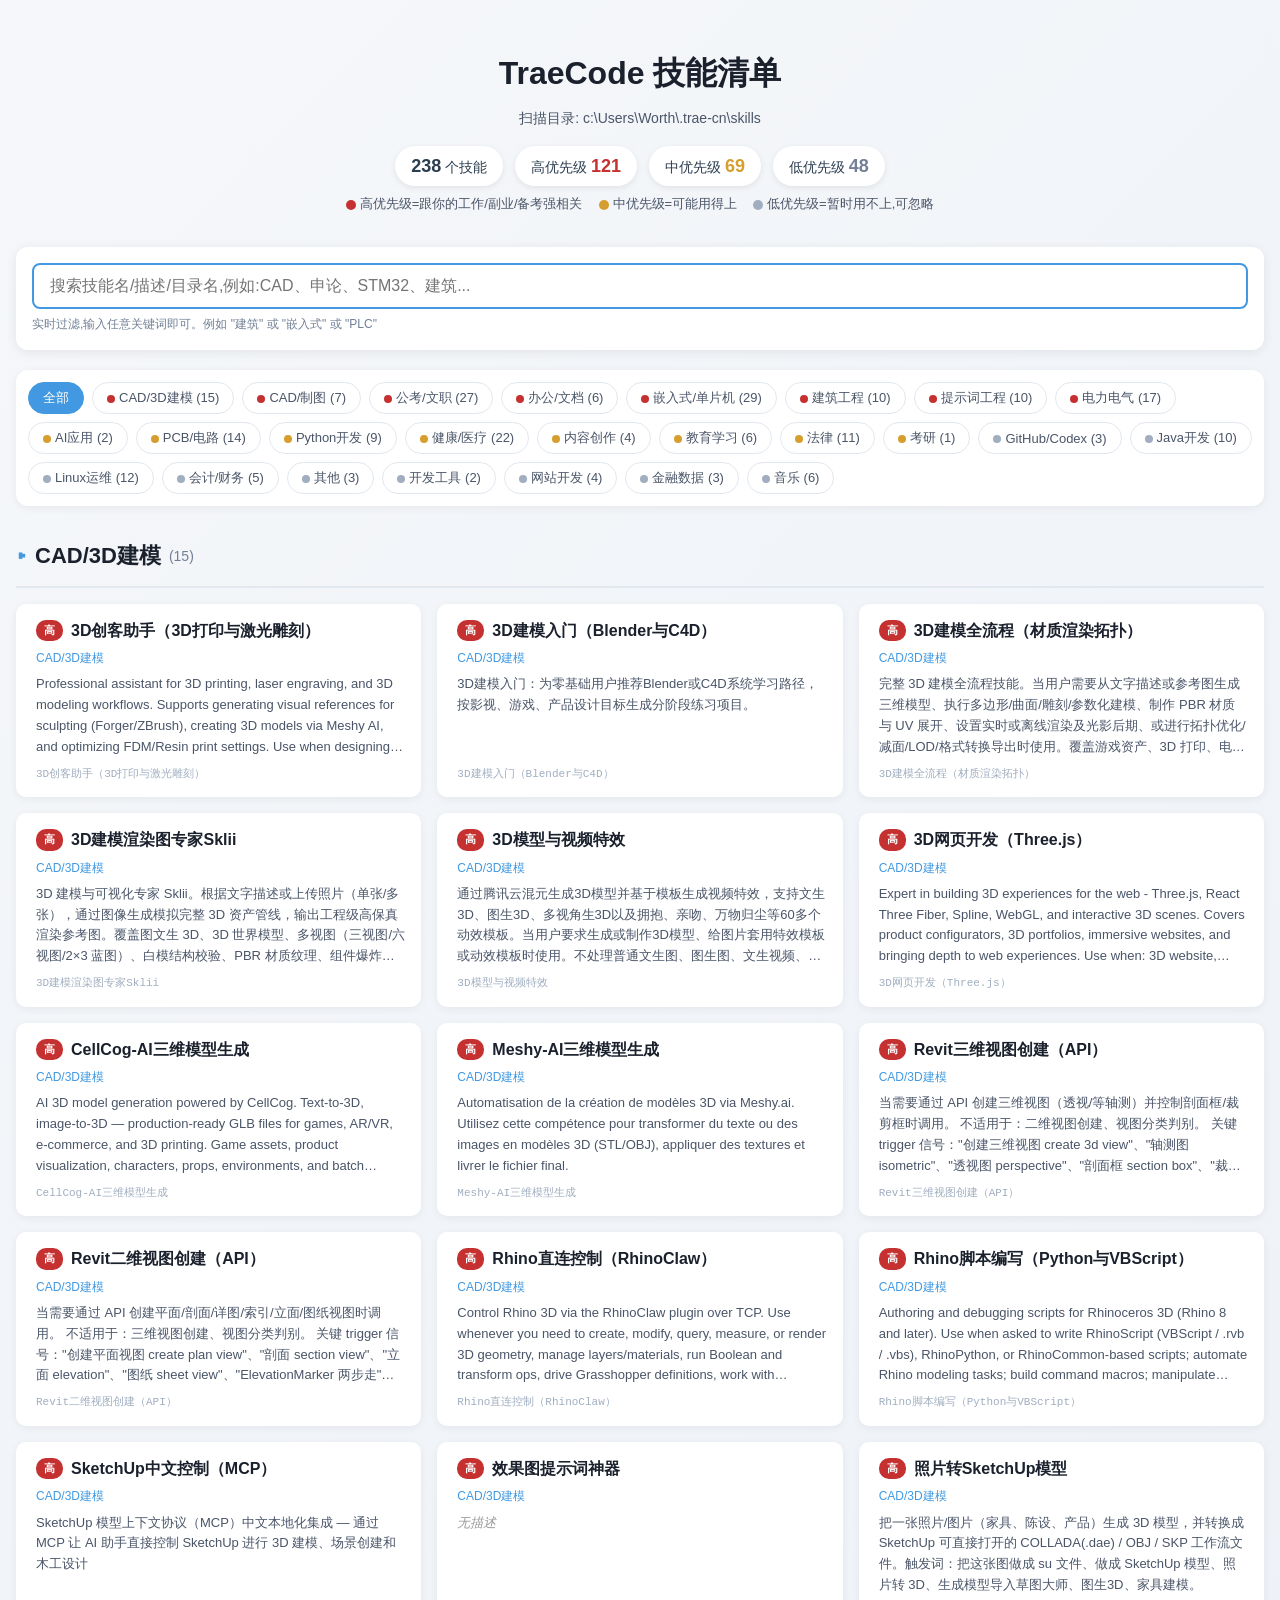
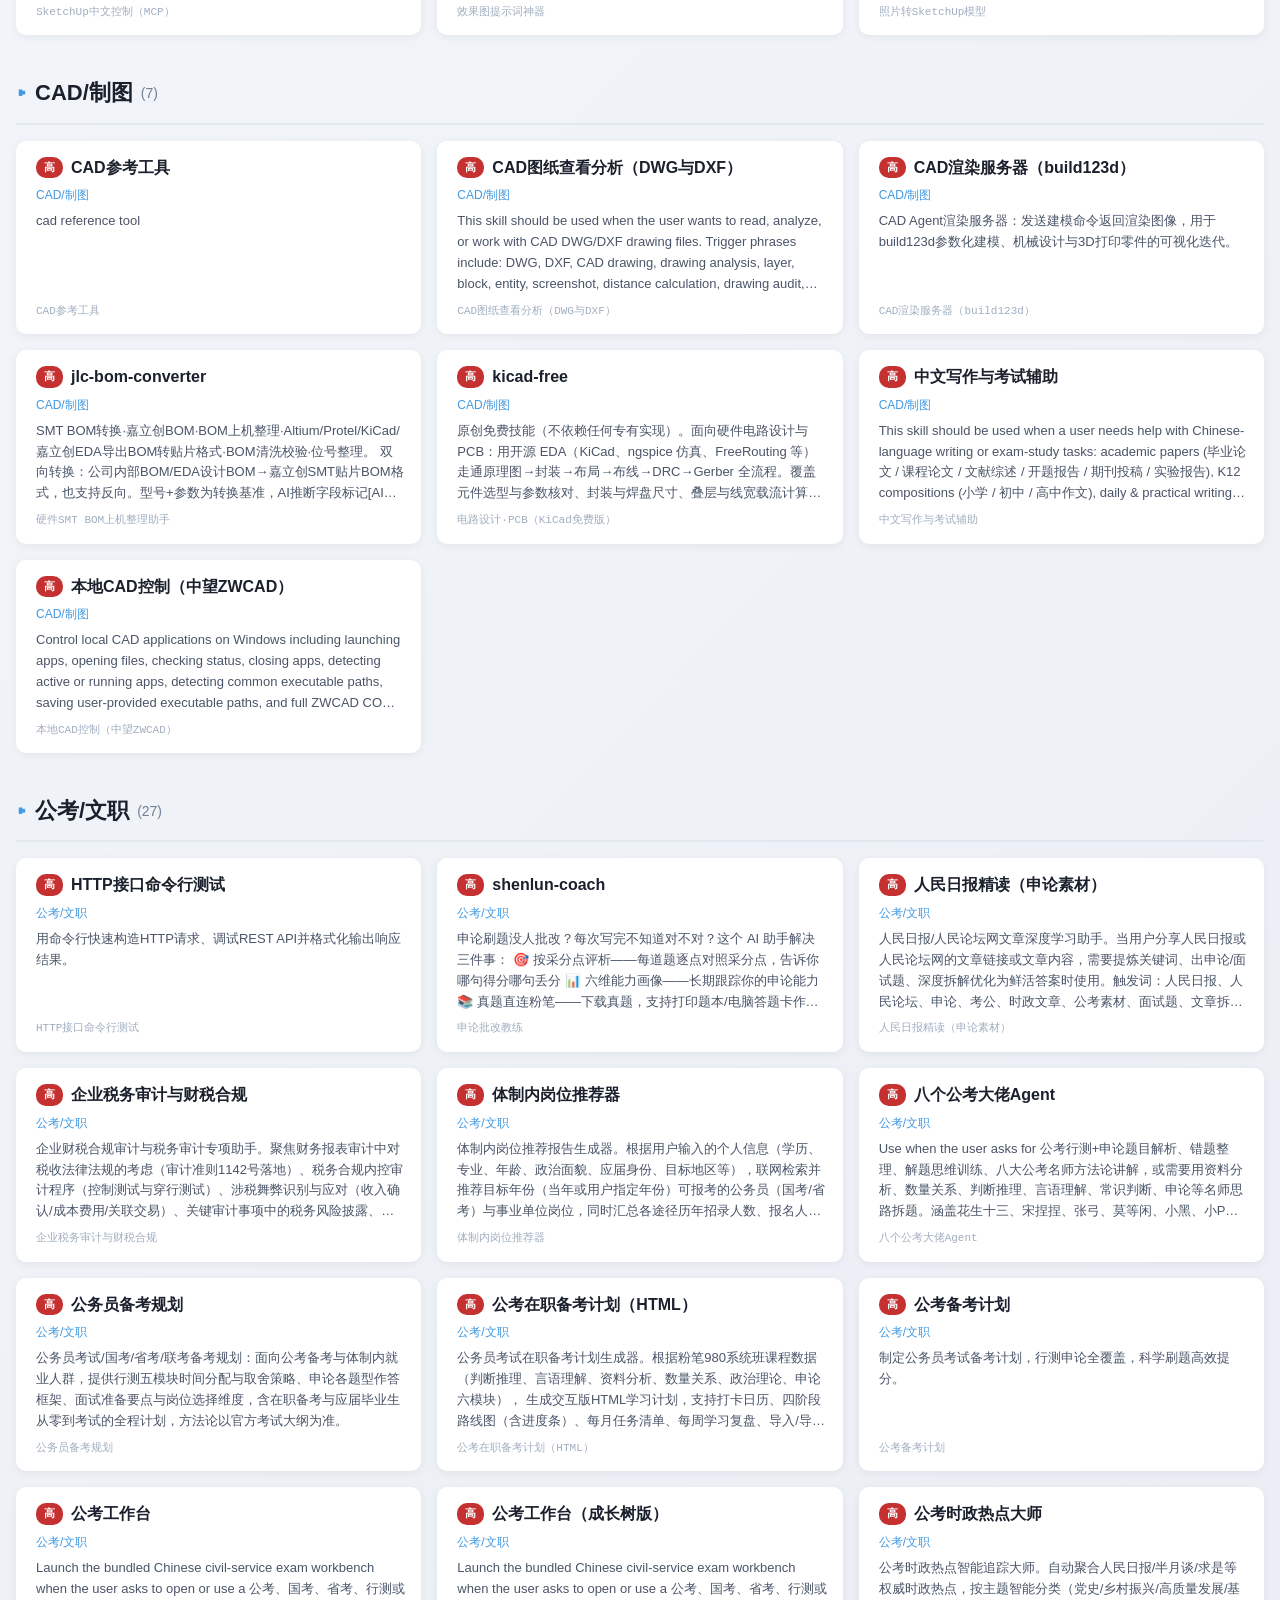
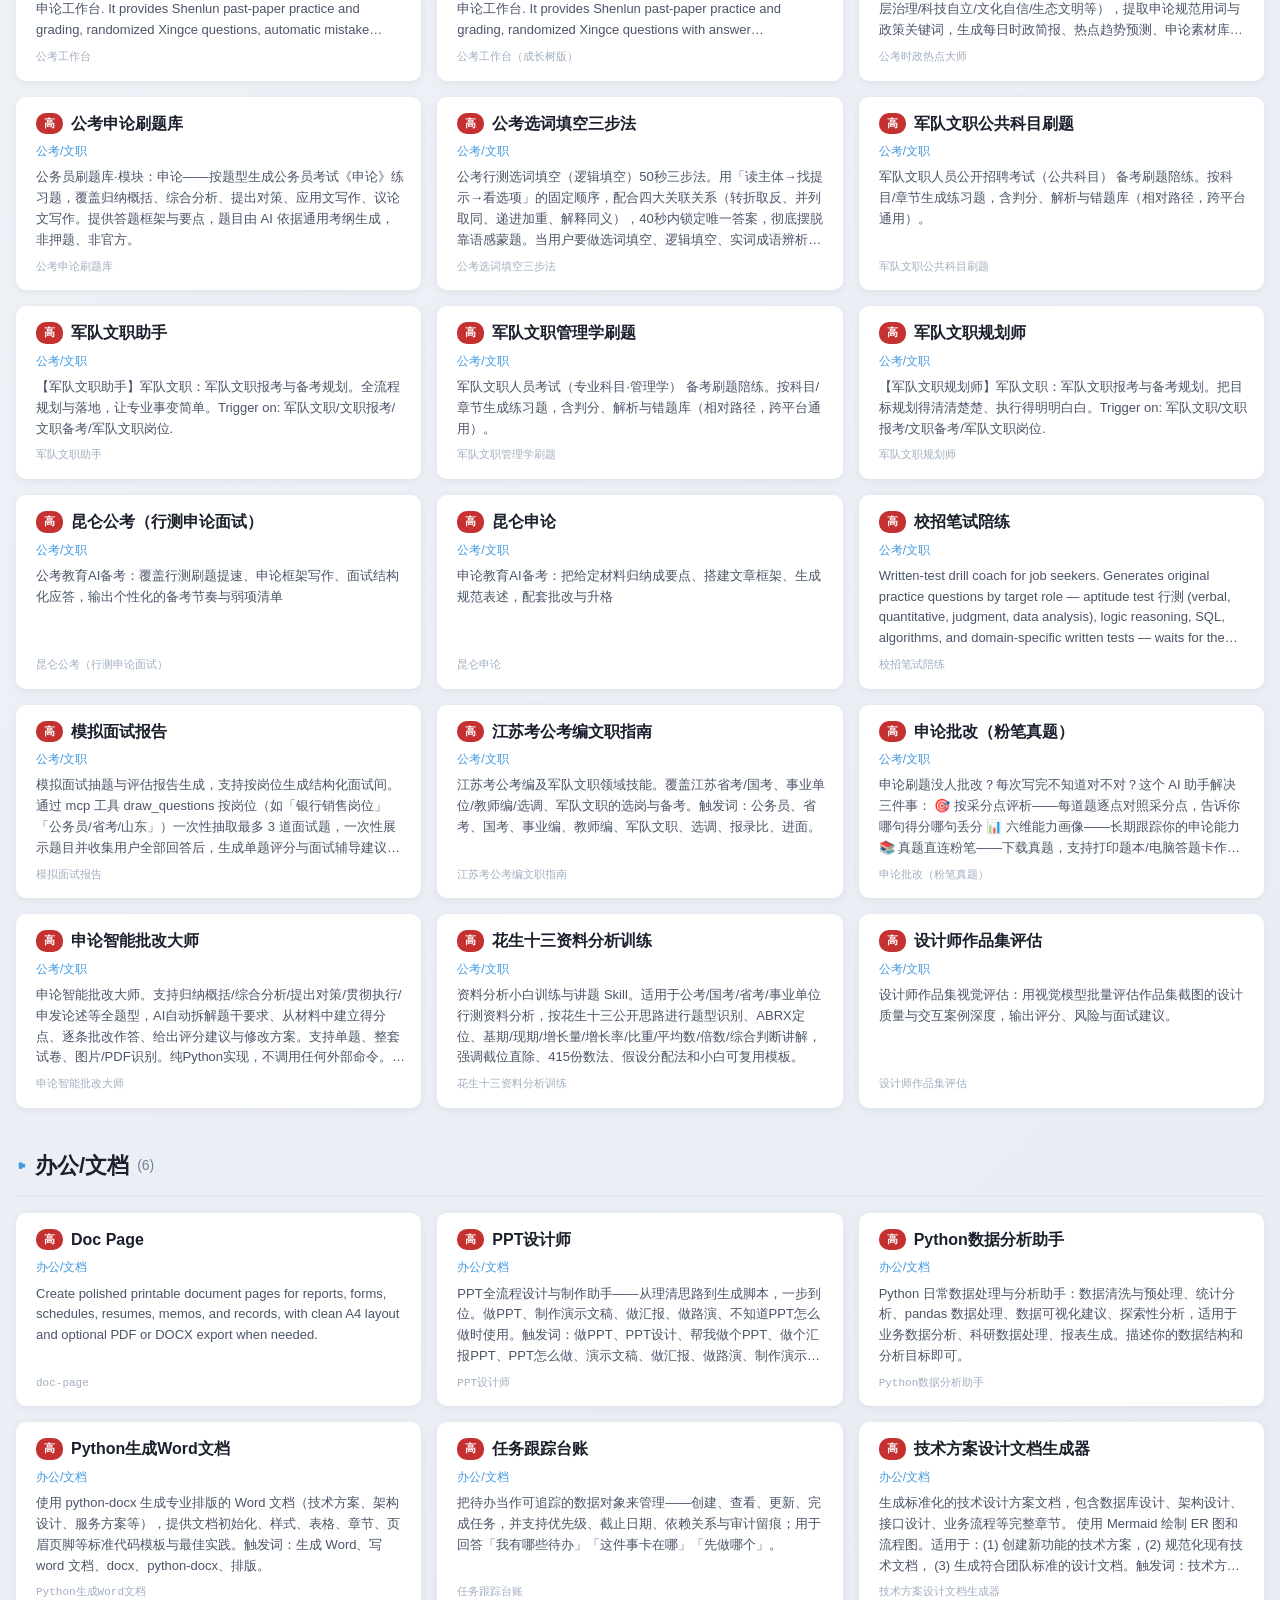
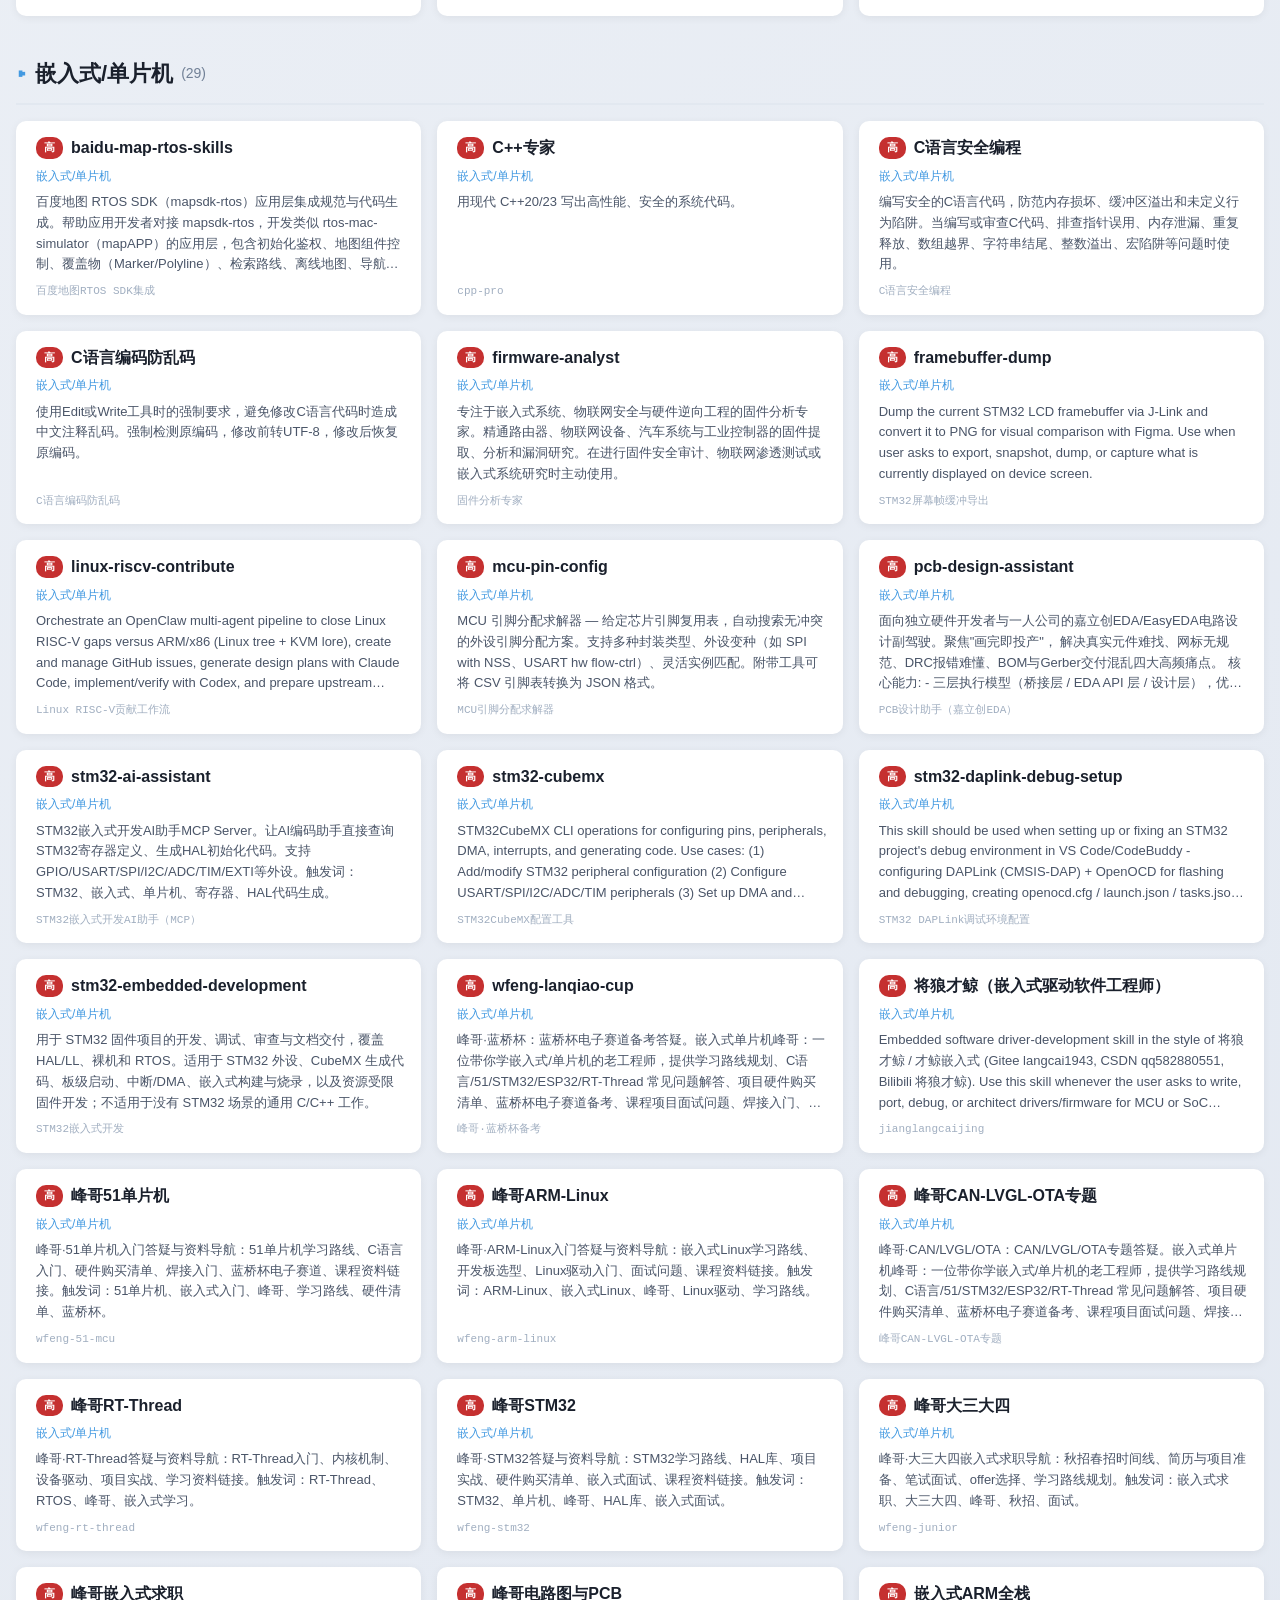
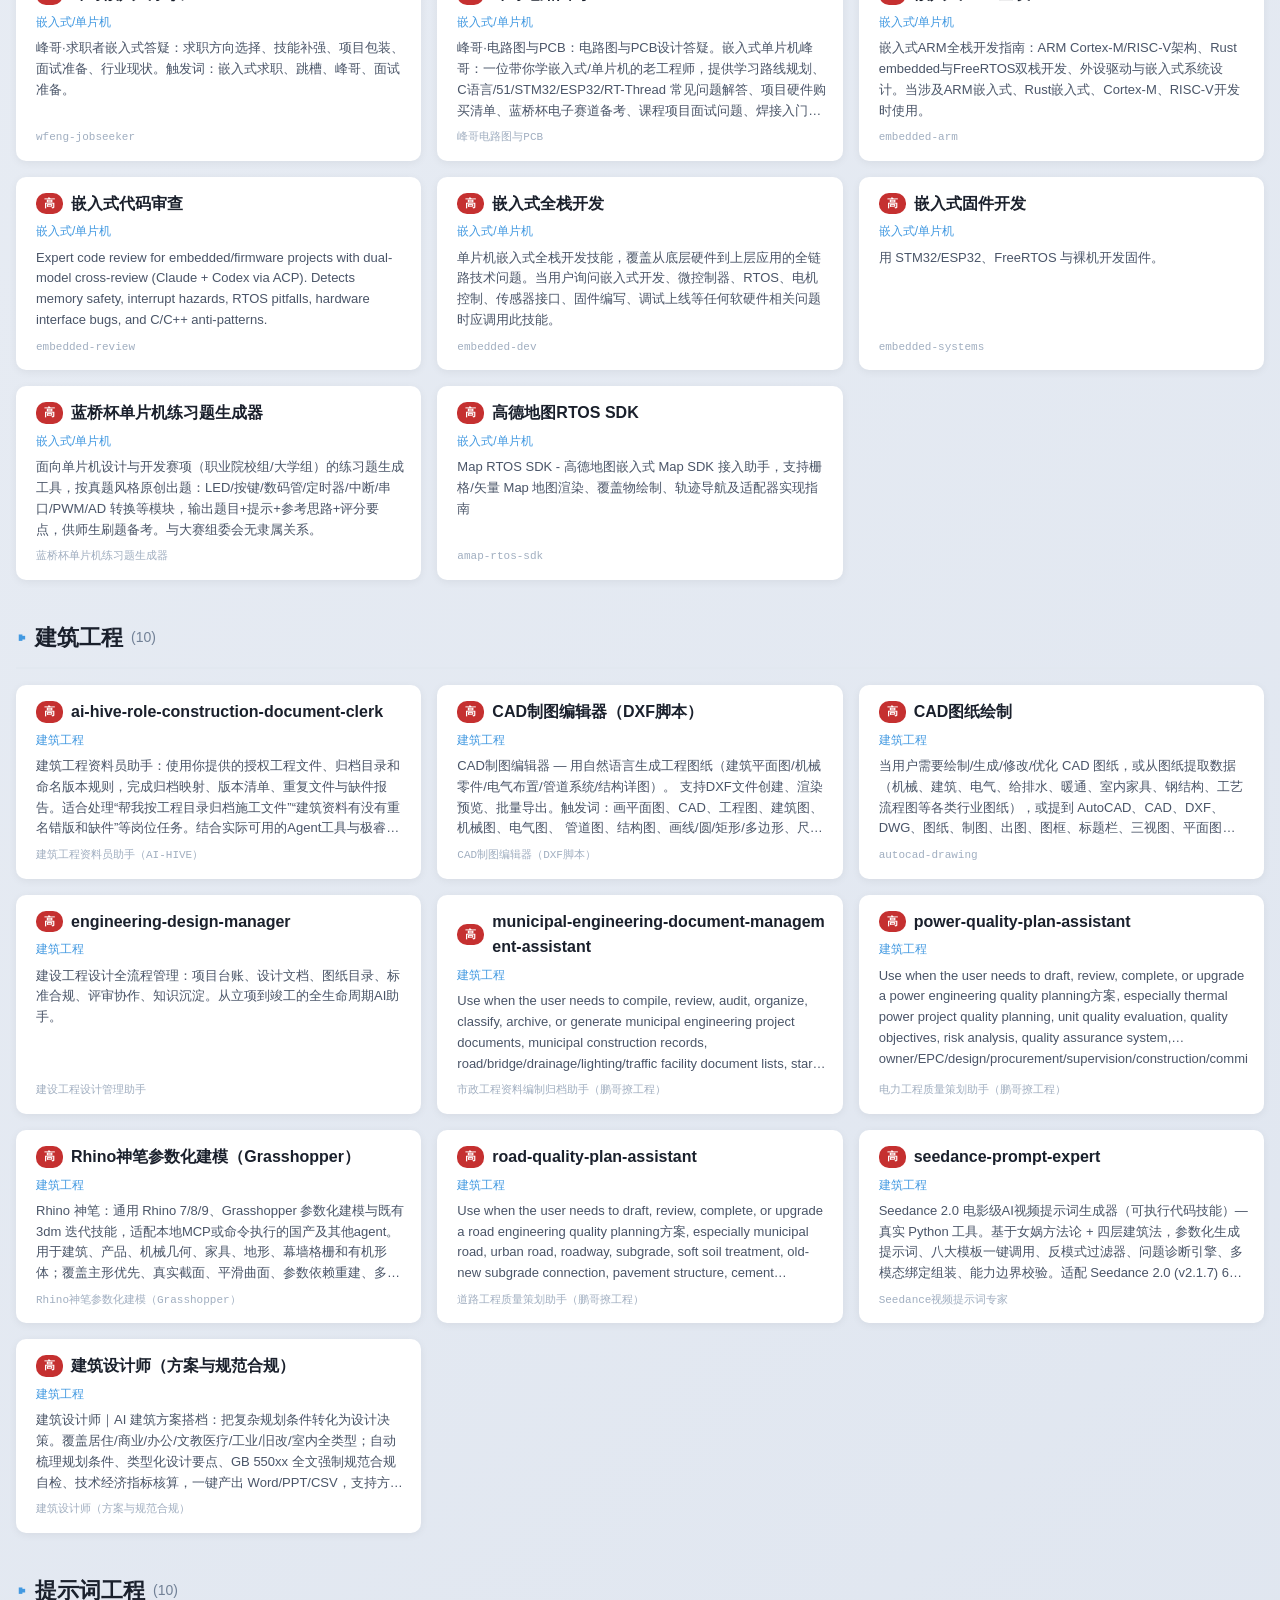
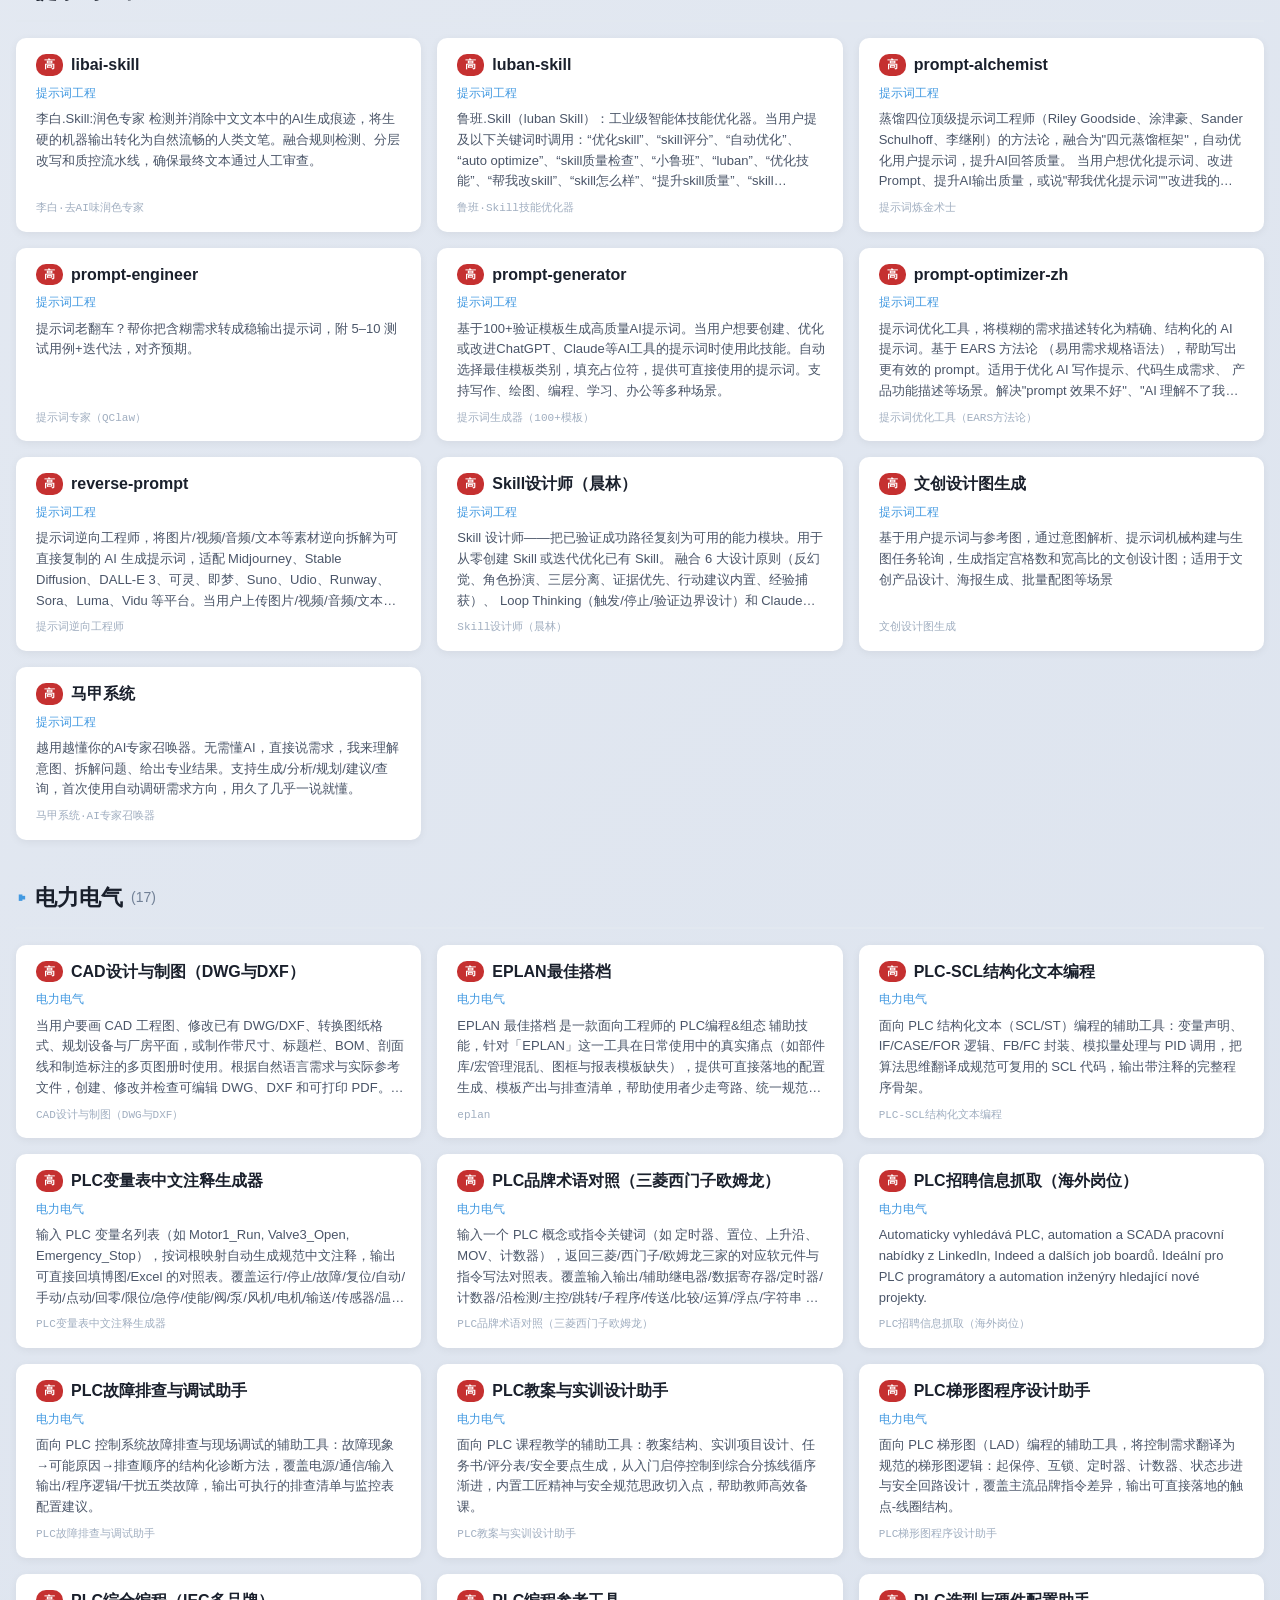
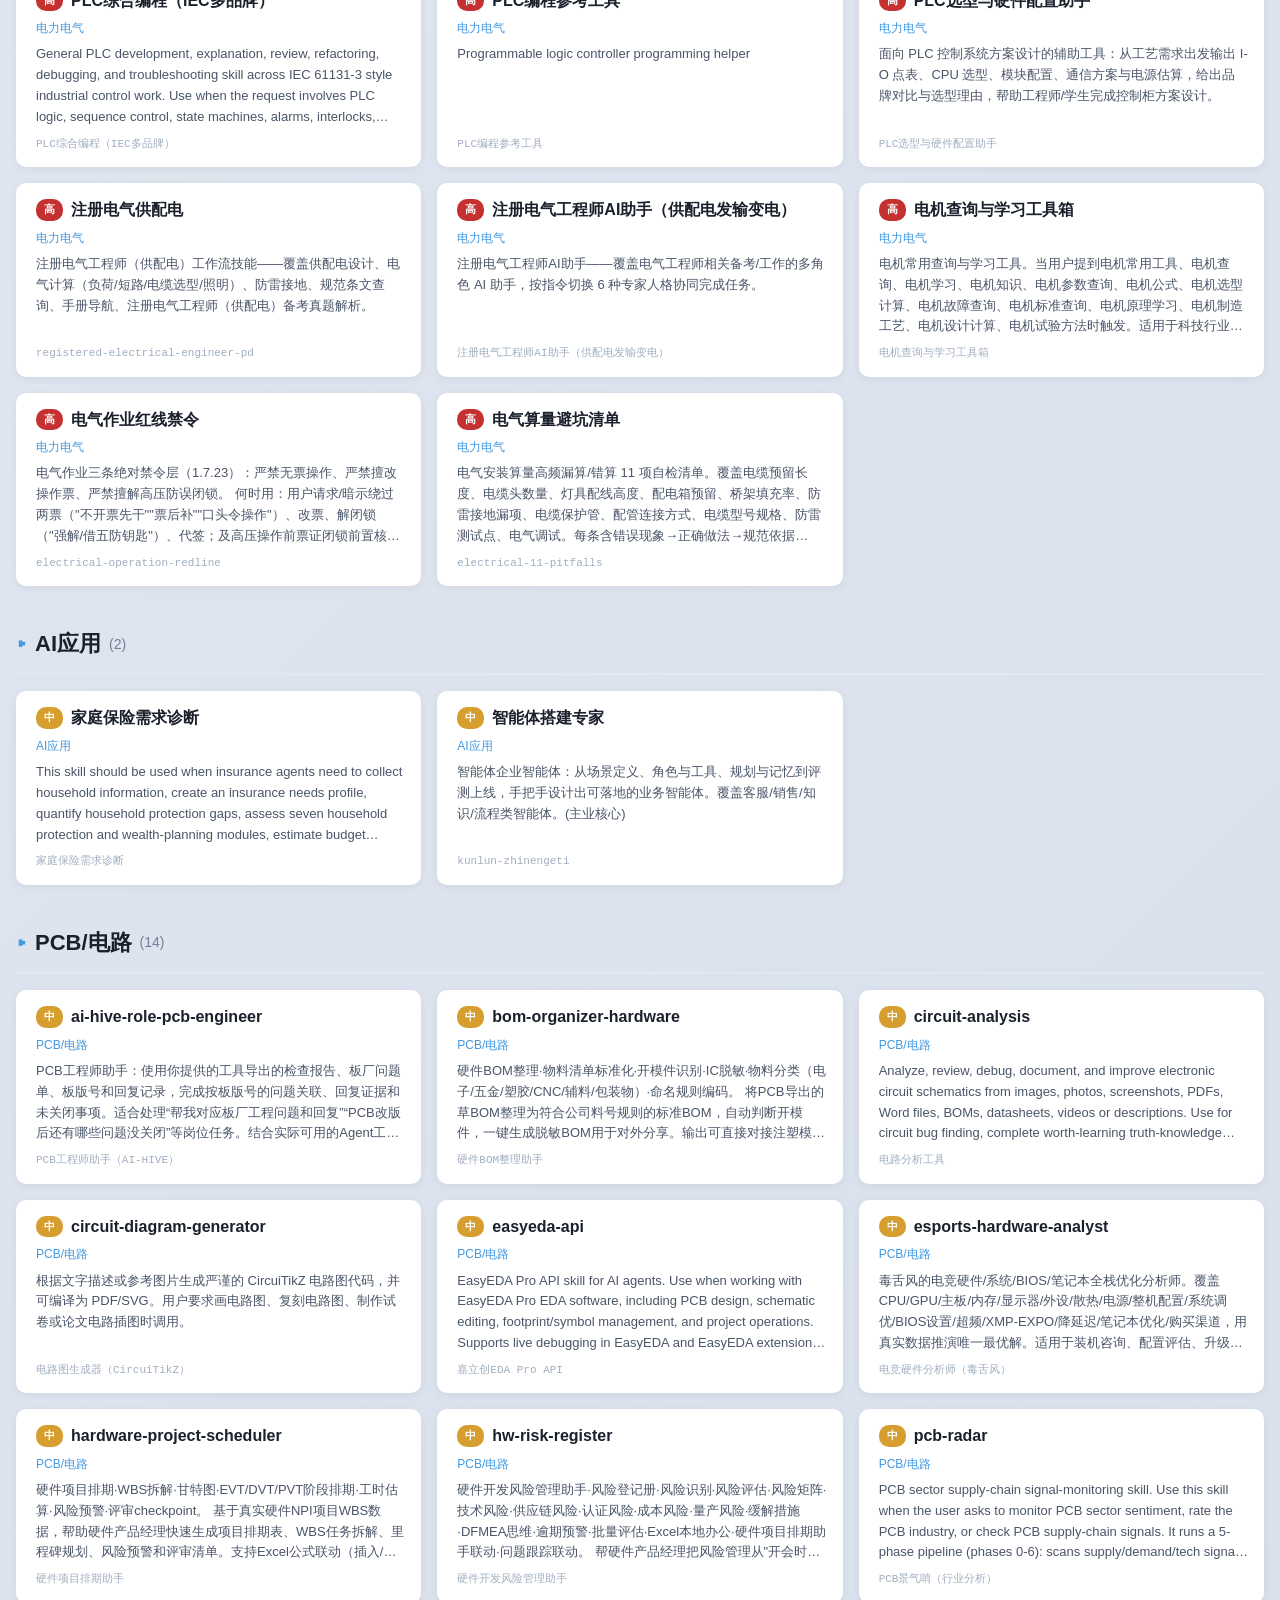
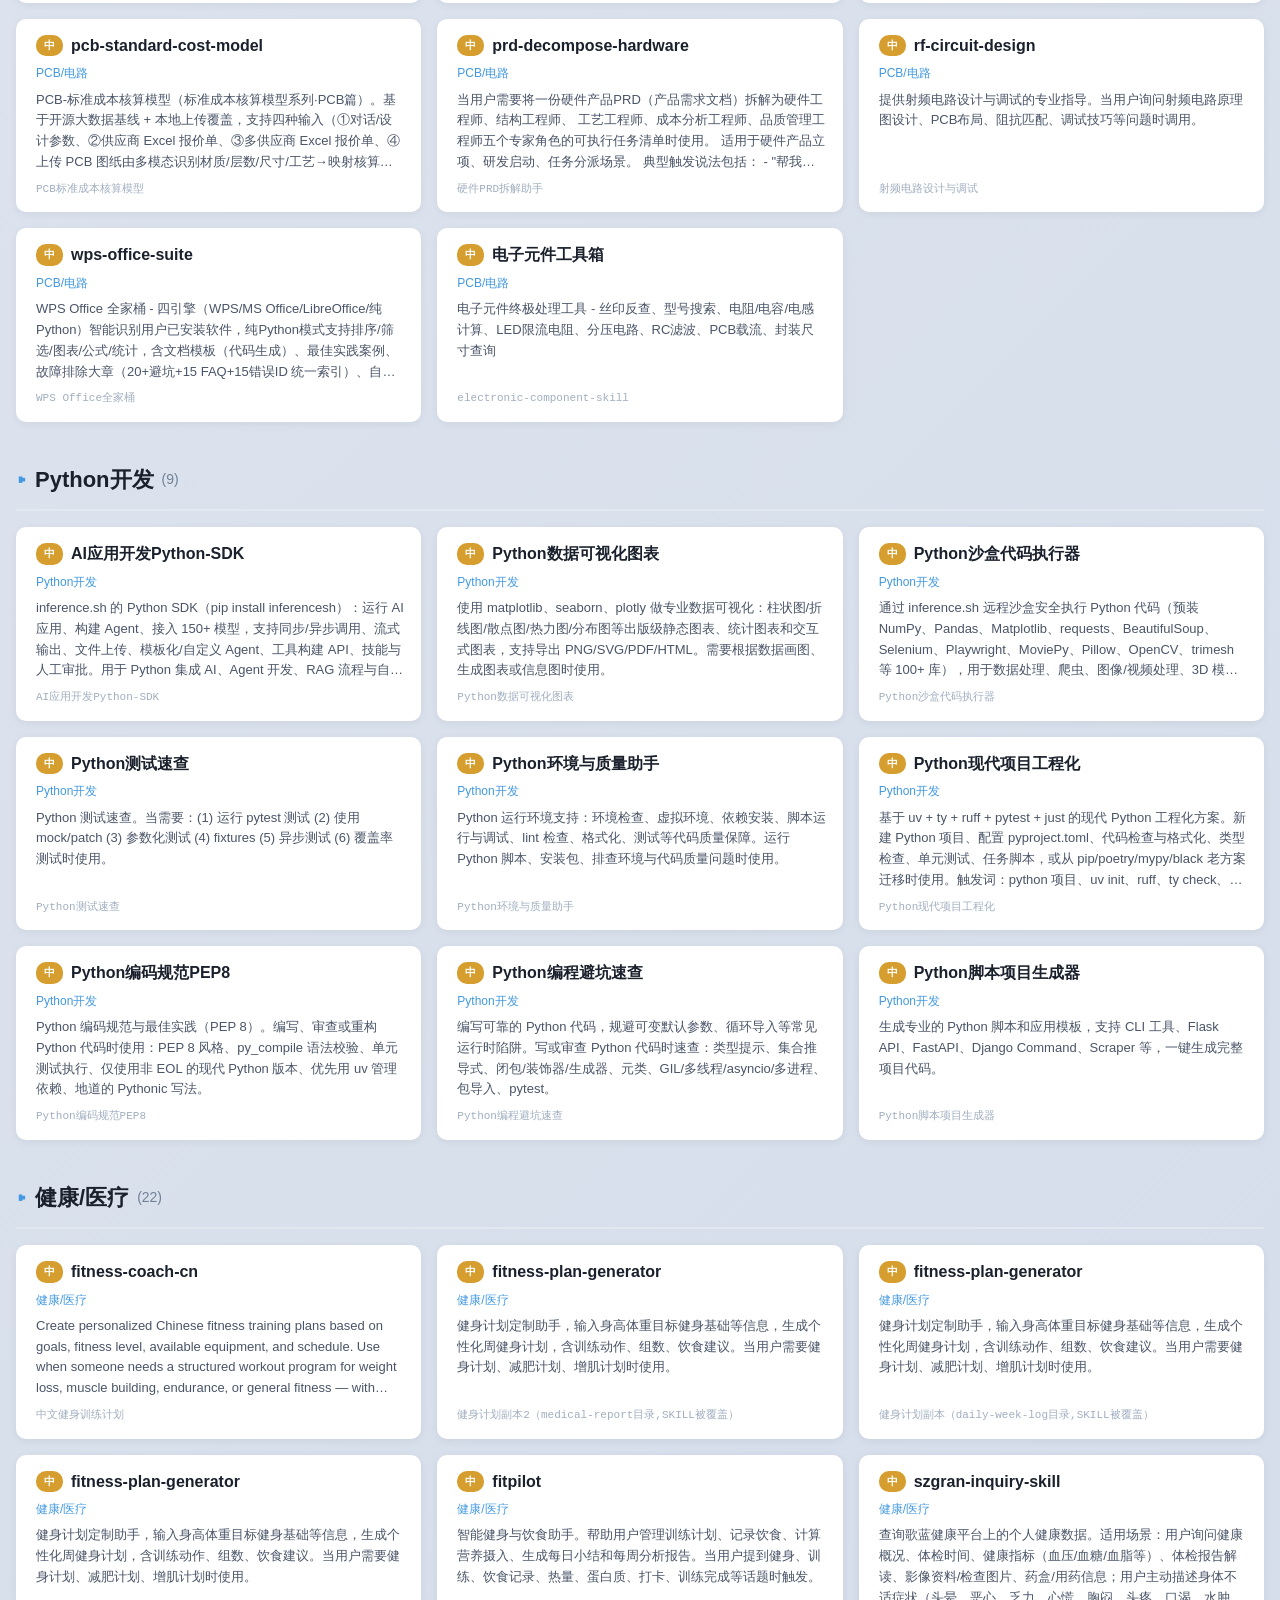
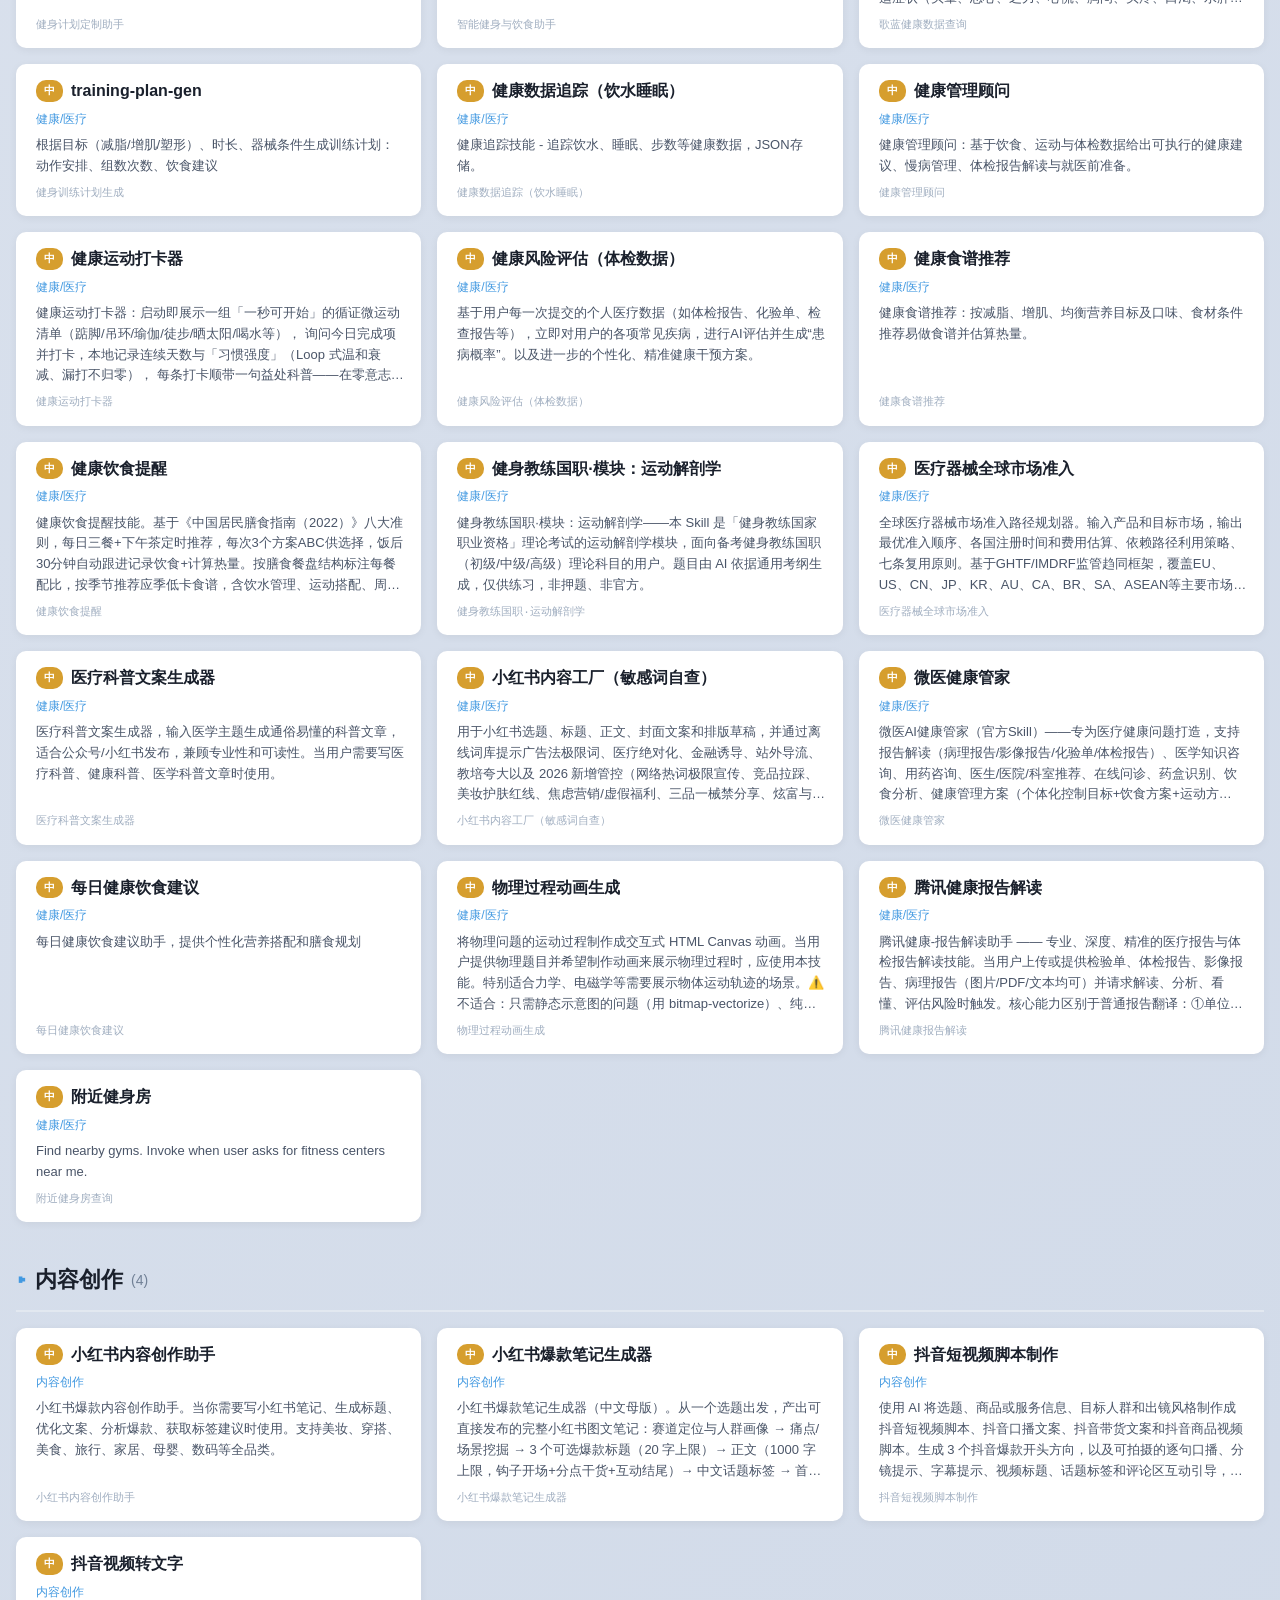
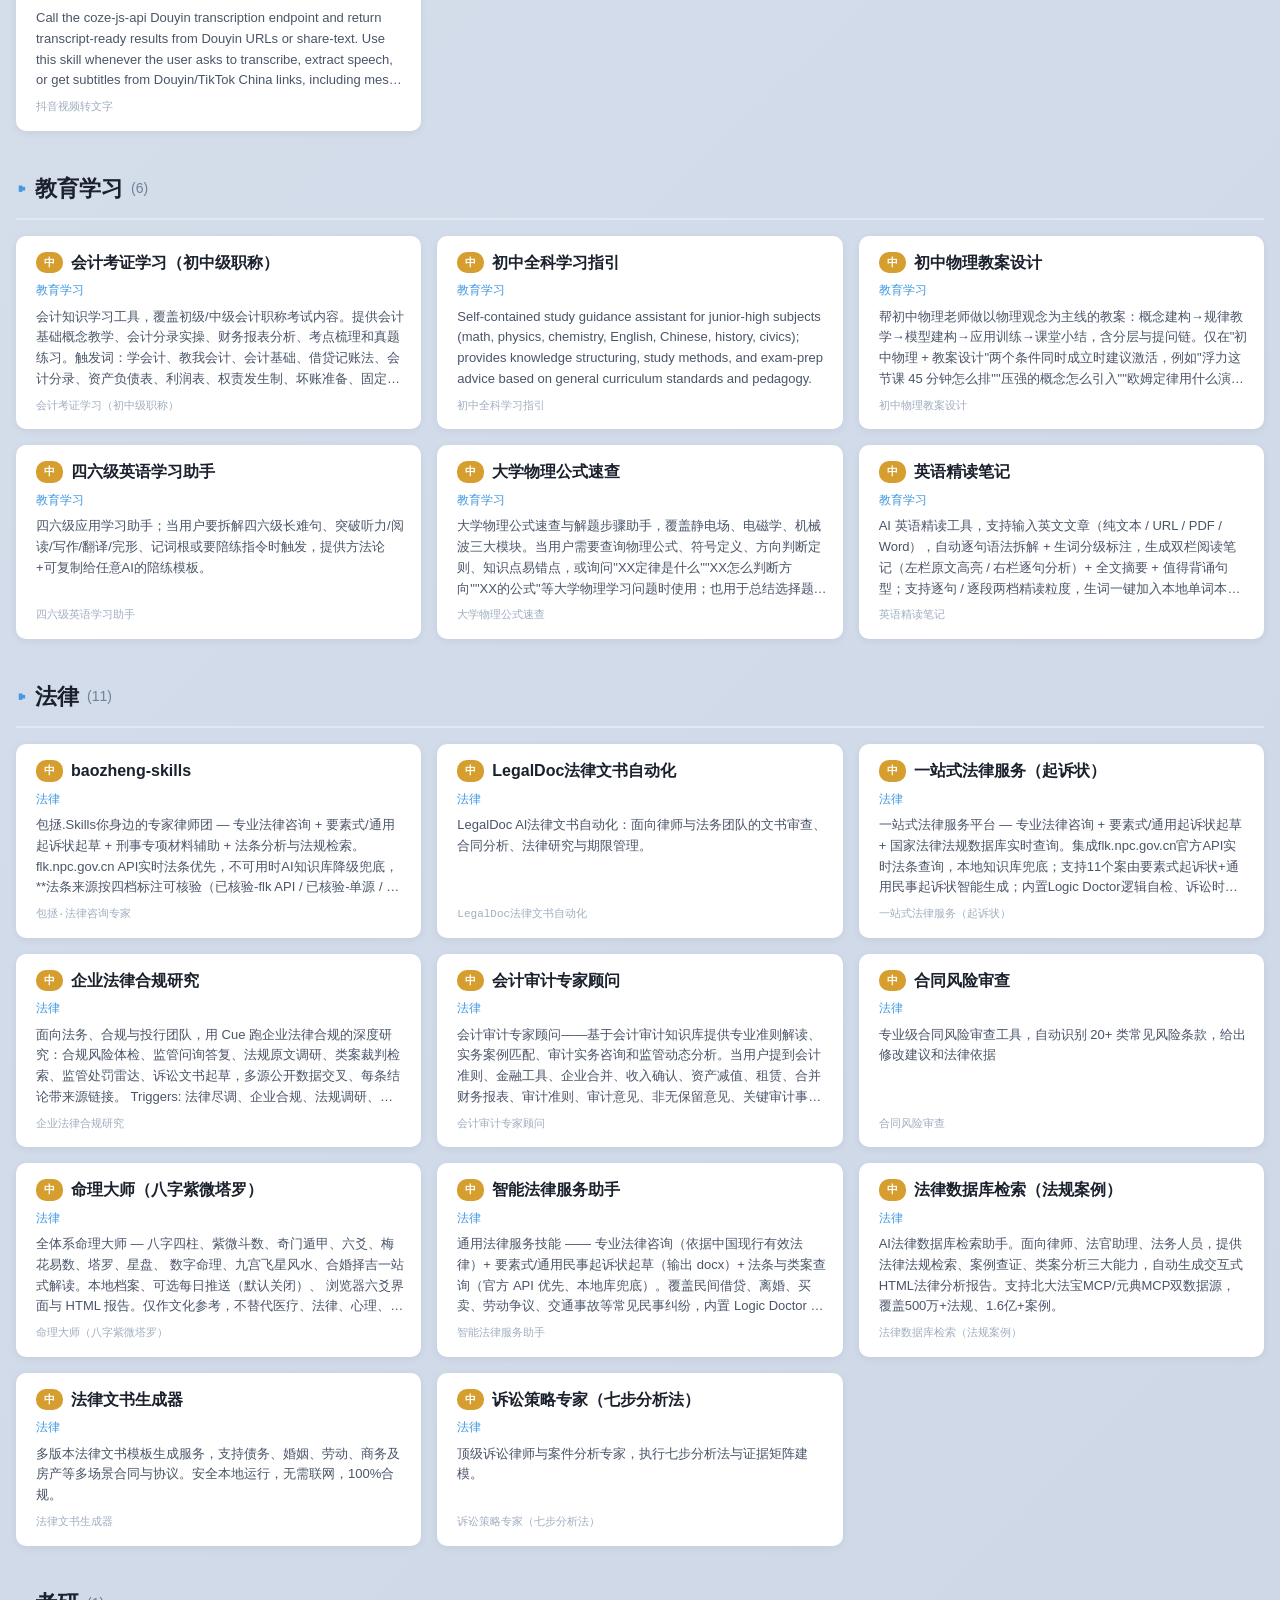
<file: index.html>
<!DOCTYPE html>
<html lang="zh-CN">
<head>
<meta charset="UTF-8">
<title>TraeCode 技能清单</title>
<meta name="viewport" content="width=device-width, initial-scale=1">
<style>
* { box-sizing: border-box; margin: 0; padding: 0; }
body {
    font-family: -apple-system, "Microsoft YaHei", "Segoe UI", sans-serif;
    background: linear-gradient(135deg, #f5f7fa 0%, #c3cfe2 100%);
    min-height: 100vh; color: #2c3e50; line-height: 1.6;
}
.container { max-width: 1400px; margin: 0 auto; padding: 24px 16px; }
header { text-align: center; padding: 24px 0 16px; }
header h1 { color: #1a202c; font-size: 32px; margin-bottom: 8px; }
header .subtitle { color: #4a5568; font-size: 14px; }
.stats { display: flex; justify-content: center; gap: 12px; margin: 16px 0 8px; flex-wrap: wrap; }
.stat-pill {
    background: white; border-radius: 20px; padding: 6px 16px; font-size: 14px;
    box-shadow: 0 2px 6px rgba(0,0,0,0.08); font-weight: 500;
}
.stat-pill .num { font-size: 18px; font-weight: 700; }
.stat-pill.high .num { color: #c53030; }
.stat-pill.mid .num { color: #d69e2e; }
.stat-pill.low .num { color: #718096; }

.search-box {
    position: sticky; top: 0; z-index: 100; background: rgba(255,255,255,0.95);
    backdrop-filter: blur(8px); padding: 16px; border-radius: 12px;
    box-shadow: 0 2px 12px rgba(0,0,0,0.08); margin-bottom: 20px;
}
.search-box input {
    width: 100%; padding: 12px 16px; border: 2px solid #e2e8f0;
    border-radius: 8px; font-size: 16px; transition: border 0.2s;
}
.search-box input:focus { outline: none; border-color: #4299e1; }
.search-box .hint { font-size: 12px; color: #718096; margin-top: 6px; }

.filter-bar {
    display: flex; flex-wrap: wrap; gap: 8px; margin-bottom: 24px;
    padding: 12px; background: white; border-radius: 12px;
    box-shadow: 0 2px 8px rgba(0,0,0,0.06);
}
.filter-btn {
    padding: 6px 14px; border: 1px solid #e2e8f0; background: white;
    border-radius: 16px; cursor: pointer; font-size: 13px;
    transition: all 0.2s; color: #4a5568;
}
.filter-btn:hover { background: #edf2f7; }
.filter-btn.active { background: #4299e1; color: white; border-color: #4299e1; }
.filter-btn .dot { display: inline-block; width: 8px; height: 8px; border-radius: 50%; margin-right: 4px; vertical-align: middle; }

.priority-legend {
    display: flex; gap: 16px; justify-content: center; margin-bottom: 16px;
    font-size: 13px; color: #4a5568;
}
.priority-legend .dot { display: inline-block; width: 10px; height: 10px; border-radius: 50%; margin-right: 4px; vertical-align: middle; }

.category-section { margin-bottom: 32px; }
.category-title {
    font-size: 22px; color: #1a202c; padding: 8px 0 12px;
    border-bottom: 2px solid #e2e8f0; margin-bottom: 16px;
    display: flex; align-items: center; gap: 8px;
}
.cat-icon { color: #4299e1; transition: transform 0.2s; }
.category-section:hover .cat-icon { transform: rotate(90deg); }
.cat-count { font-size: 14px; color: #718096; font-weight: normal; }

.cards-grid {
    display: grid; grid-template-columns: repeat(auto-fill, minmax(320px, 1fr));
    gap: 16px;
}
.card {
    background: white; border-radius: 10px; padding: 14px 16px;
    box-shadow: 0 2px 8px rgba(0,0,0,0.06); transition: all 0.2s;
    border-left: 4px solid transparent; display: flex; flex-direction: column;
}
.card:hover { transform: translateY(-2px); box-shadow: 0 4px 16px rgba(0,0,0,0.12); }
.card.pri-高 { border-left-color: #c53030; }
.card.pri-中 { border-left-color: #d69e2e; }
.card.pri-低 { border-left-color: #a0aec0; }

.card-header { display: flex; align-items: center; gap: 8px; margin-bottom: 6px; }
.badge {
    display: inline-block; padding: 2px 8px; border-radius: 10px;
    font-size: 11px; font-weight: 600; color: white;
}
.badge.pri-高 { background: #c53030; }
.badge.pri-中 { background: #d69e2e; }
.badge.pri-低 { background: #a0aec0; }

.card-title { font-size: 16px; color: #1a202c; flex: 1; word-break: break-all; }
.card-cat { font-size: 12px; color: #4299e1; margin-bottom: 6px; font-weight: 500; }
.card-desc {
    font-size: 13px; color: #4a5568; flex: 1;
    display: -webkit-box; -webkit-line-clamp: 4; -webkit-box-orient: vertical;
    overflow: hidden; margin-bottom: 8px;
}
.card-path { font-size: 11px; color: #a0aec0; font-family: monospace; word-break: break-all; }

.empty-state {
    text-align: center; padding: 48px 16px; color: #718096;
    font-size: 18px;
}

footer { text-align: center; padding: 32px 0; color: #718096; font-size: 12px; }

.dot.pri-高 { background: #c53030; }
.dot.pri-中 { background: #d69e2e; }
.dot.pri-低 { background: #a0aec0; }

@media (max-width: 640px) {
    .cards-grid { grid-template-columns: 1fr; }
    header h1 { font-size: 24px; }
}
</style>
</head>
<body>
<div class="container">
    <header>
        <h1>TraeCode 技能清单</h1>
        <div class="subtitle">扫描目录: c:\Users\Worth\.trae-cn\skills</div>
        <div class="stats">
            <div class="stat-pill"><span class="num">238</span> 个技能</div>
            <div class="stat-pill high">高优先级 <span class="num">121</span></div>
            <div class="stat-pill mid">中优先级 <span class="num">69</span></div>
            <div class="stat-pill low">低优先级 <span class="num">48</span></div>
        </div>
        <div class="priority-legend">
            <span><span class="dot pri-高"></span>高优先级=跟你的工作/副业/备考强相关</span>
            <span><span class="dot pri-中"></span>中优先级=可能用得上</span>
            <span><span class="dot pri-低"></span>低优先级=暂时用不上,可忽略</span>
        </div>
    </header>

    <div class="search-box">
        <input type="text" id="searchInput" placeholder="搜索技能名/描述/目录名,例如:CAD、申论、STM32、建筑..." autofocus>
        <div class="hint">实时过滤,输入任意关键词即可。例如 "建筑" 或 "嵌入式" 或 "PLC"</div>
    </div>

    <div class="filter-bar" id="filterBar">
        <button class="filter-btn active" data-filter="all">全部</button><button class="filter-btn" data-filter="CAD/3D建模"><span class="dot pri-高"></span>CAD/3D建模 (15)</button><button class="filter-btn" data-filter="CAD/制图"><span class="dot pri-高"></span>CAD/制图 (7)</button><button class="filter-btn" data-filter="公考/文职"><span class="dot pri-高"></span>公考/文职 (27)</button><button class="filter-btn" data-filter="办公/文档"><span class="dot pri-高"></span>办公/文档 (6)</button><button class="filter-btn" data-filter="嵌入式/单片机"><span class="dot pri-高"></span>嵌入式/单片机 (29)</button><button class="filter-btn" data-filter="建筑工程"><span class="dot pri-高"></span>建筑工程 (10)</button><button class="filter-btn" data-filter="提示词工程"><span class="dot pri-高"></span>提示词工程 (10)</button><button class="filter-btn" data-filter="电力电气"><span class="dot pri-高"></span>电力电气 (17)</button><button class="filter-btn" data-filter="AI应用"><span class="dot pri-中"></span>AI应用 (2)</button><button class="filter-btn" data-filter="PCB/电路"><span class="dot pri-中"></span>PCB/电路 (14)</button><button class="filter-btn" data-filter="Python开发"><span class="dot pri-中"></span>Python开发 (9)</button><button class="filter-btn" data-filter="健康/医疗"><span class="dot pri-中"></span>健康/医疗 (22)</button><button class="filter-btn" data-filter="内容创作"><span class="dot pri-中"></span>内容创作 (4)</button><button class="filter-btn" data-filter="教育学习"><span class="dot pri-中"></span>教育学习 (6)</button><button class="filter-btn" data-filter="法律"><span class="dot pri-中"></span>法律 (11)</button><button class="filter-btn" data-filter="考研"><span class="dot pri-中"></span>考研 (1)</button><button class="filter-btn" data-filter="GitHub/Codex"><span class="dot pri-低"></span>GitHub/Codex (3)</button><button class="filter-btn" data-filter="Java开发"><span class="dot pri-低"></span>Java开发 (10)</button><button class="filter-btn" data-filter="Linux运维"><span class="dot pri-低"></span>Linux运维 (12)</button><button class="filter-btn" data-filter="会计/财务"><span class="dot pri-低"></span>会计/财务 (5)</button><button class="filter-btn" data-filter="其他"><span class="dot pri-低"></span>其他 (3)</button><button class="filter-btn" data-filter="开发工具"><span class="dot pri-低"></span>开发工具 (2)</button><button class="filter-btn" data-filter="网站开发"><span class="dot pri-低"></span>网站开发 (4)</button><button class="filter-btn" data-filter="金融数据"><span class="dot pri-低"></span>金融数据 (3)</button><button class="filter-btn" data-filter="音乐"><span class="dot pri-低"></span>音乐 (6)</button>
    </div>

    <div id="catalog">
        
        <section class="category-section" data-cat="CAD/3D建模">
            <h2 class="category-title">
                <span class="cat-icon">▸</span> CAD/3D建模
                <span class="cat-count">(15)</span>
            </h2>
            <div class="cards-grid">
                
            <div class="card" data-name="3D创客助手（3D打印与激光雕刻）" data-desc="Professional assistant for 3D printing, laser engraving, and 3D modeling workflows. Supports generating visual references for sculpting (Forger/ZBrush), creating 3D models via Meshy AI, and optimizing FDM/Resin print settings. Use when designing, fabricating, or troubleshooting physical maker projects." data-cat="CAD/3D建模" data-pri="高">
                <div class="card-header">
                    <span class="badge pri-高">高</span>
                    <h3 class="card-title">3D创客助手（3D打印与激光雕刻）</h3>
                </div>
                <div class="card-cat">CAD/3D建模</div>
                <p class="card-desc">Professional assistant for 3D printing, laser engraving, and 3D modeling workflows. Supports generating visual references for sculpting (Forger/ZBrush), creating 3D models via Meshy AI, and optimizing FDM/Resin print settings. Use when designing, fabricating, or troubleshooting physical maker projec...</p>
                <div class="card-path">3D创客助手（3D打印与激光雕刻）</div>
            </div>
            
            <div class="card" data-name="3D建模入门（Blender与C4D）" data-desc="3D建模入门：为零基础用户推荐Blender或C4D系统学习路径，按影视、游戏、产品设计目标生成分阶段练习项目。" data-cat="CAD/3D建模" data-pri="高">
                <div class="card-header">
                    <span class="badge pri-高">高</span>
                    <h3 class="card-title">3D建模入门（Blender与C4D）</h3>
                </div>
                <div class="card-cat">CAD/3D建模</div>
                <p class="card-desc">3D建模入门：为零基础用户推荐Blender或C4D系统学习路径，按影视、游戏、产品设计目标生成分阶段练习项目。</p>
                <div class="card-path">3D建模入门（Blender与C4D）</div>
            </div>
            
            <div class="card" data-name="3D建模全流程（材质渲染拓扑）" data-desc="完整 3D 建模全流程技能。当用户需要从文字描述或参考图生成三维模型、执行多边形/曲面/雕刻/参数化建模、制作 PBR 材质与 UV 展开、设置实时或离线渲染及光影后期、或进行拓扑优化/减面/LOD/格式转换导出时使用。覆盖游戏资产、3D 打印、电商展示、影视预演等场景，支持 AI 生成与 Blender 脚本两条技术路线。" data-cat="CAD/3D建模" data-pri="高">
                <div class="card-header">
                    <span class="badge pri-高">高</span>
                    <h3 class="card-title">3D建模全流程（材质渲染拓扑）</h3>
                </div>
                <div class="card-cat">CAD/3D建模</div>
                <p class="card-desc">完整 3D 建模全流程技能。当用户需要从文字描述或参考图生成三维模型、执行多边形/曲面/雕刻/参数化建模、制作 PBR 材质与 UV 展开、设置实时或离线渲染及光影后期、或进行拓扑优化/减面/LOD/格式转换导出时使用。覆盖游戏资产、3D 打印、电商展示、影视预演等场景，支持 AI 生成与 Blender 脚本两条技术路线。</p>
                <div class="card-path">3D建模全流程（材质渲染拓扑）</div>
            </div>
            
            <div class="card" data-name="3D建模渲染图专家Sklii" data-desc="3D 建模与可视化专家 Sklii。根据文字描述或上传照片（单张/多张），通过图像生成模拟完整 3D 资产管线，输出工程级高保真渲染参考图。覆盖图文生 3D、3D 世界模型、多视图（三视图/六视图/2×3 蓝图）、白模结构校验、PBR 材质纹理、组件爆炸图、低模拓扑布线、UV 语义分色、高模雕刻、动画序列帧等工艺。支持快速通道（跳过校验直接出图）与完整工作流两种模式。触发场景：3D 建模、3D 模型、立体渲染、白模、三视图、四视图、六视图、爆炸图、PBR 贴图、UV 展开、低模拓扑、拓扑布线、高模雕刻、3D 场景、建模参考图、手办参考、建模蓝图、产品三视图等。注意无法直接输出 .obj/.fbx/.stl 等 3D 文件，但产出可达工程级精确度，可作为专业建模师、纹理师或动画师直接采用的标准参考。" data-cat="CAD/3D建模" data-pri="高">
                <div class="card-header">
                    <span class="badge pri-高">高</span>
                    <h3 class="card-title">3D建模渲染图专家Sklii</h3>
                </div>
                <div class="card-cat">CAD/3D建模</div>
                <p class="card-desc">3D 建模与可视化专家 Sklii。根据文字描述或上传照片（单张/多张），通过图像生成模拟完整 3D 资产管线，输出工程级高保真渲染参考图。覆盖图文生 3D、3D 世界模型、多视图（三视图/六视图/2×3 蓝图）、白模结构校验、PBR 材质纹理、组件爆炸图、低模拓扑布线、UV 语义分色、高模雕刻、动画序列帧等工艺。支持快速通道（跳过校验直接出图）与完整工作流两种模式。触发场景：3D 建模、3D 模型、立体渲染、白模、三视图、四视图、六视图、爆炸图、PBR 贴图、UV 展开、低模拓扑、拓扑布线、高模雕刻、3D 场景、建模参考图、手办参考、建模蓝图、产品三视图等。注意无法直接输出 .obj/.fb...</p>
                <div class="card-path">3D建模渲染图专家Sklii</div>
            </div>
            
            <div class="card" data-name="3D模型与视频特效" data-desc="通过腾讯云混元生成3D模型并基于模板生成视频特效，支持文生3D、图生3D、多视角生3D以及拥抱、亲吻、万物归尘等60多个动效模板。当用户要求生成或制作3D模型、给图片套用特效模板或动效模板时使用。不处理普通文生图、图生图、文生视频、图生视频任务。" data-cat="CAD/3D建模" data-pri="高">
                <div class="card-header">
                    <span class="badge pri-高">高</span>
                    <h3 class="card-title">3D模型与视频特效</h3>
                </div>
                <div class="card-cat">CAD/3D建模</div>
                <p class="card-desc">通过腾讯云混元生成3D模型并基于模板生成视频特效，支持文生3D、图生3D、多视角生3D以及拥抱、亲吻、万物归尘等60多个动效模板。当用户要求生成或制作3D模型、给图片套用特效模板或动效模板时使用。不处理普通文生图、图生图、文生视频、图生视频任务。</p>
                <div class="card-path">3D模型与视频特效</div>
            </div>
            
            <div class="card" data-name="3D网页开发（Three.js）" data-desc="Expert in building 3D experiences for the web - Three.js, React Three Fiber, Spline, WebGL, and interactive 3D scenes. Covers product configurators, 3D portfolios, immersive websites, and bringing depth to web experiences. Use when: 3D website, three.js, WebGL, react three fiber, 3D experience." data-cat="CAD/3D建模" data-pri="高">
                <div class="card-header">
                    <span class="badge pri-高">高</span>
                    <h3 class="card-title">3D网页开发（Three.js）</h3>
                </div>
                <div class="card-cat">CAD/3D建模</div>
                <p class="card-desc">Expert in building 3D experiences for the web - Three.js, React Three Fiber, Spline, WebGL, and interactive 3D scenes. Covers product configurators, 3D portfolios, immersive websites, and bringing depth to web experiences. Use when: 3D website, three.js, WebGL, react three fiber, 3D experience.</p>
                <div class="card-path">3D网页开发（Three.js）</div>
            </div>
            
            <div class="card" data-name="CellCog-AI三维模型生成" data-desc="AI 3D model generation powered by CellCog. Text-to-3D, image-to-3D — production-ready GLB files for games, AR/VR, e-commerce, and 3D printing. Game assets, product visualization, characters, props, environments, and batch generation." data-cat="CAD/3D建模" data-pri="高">
                <div class="card-header">
                    <span class="badge pri-高">高</span>
                    <h3 class="card-title">CellCog-AI三维模型生成</h3>
                </div>
                <div class="card-cat">CAD/3D建模</div>
                <p class="card-desc">AI 3D model generation powered by CellCog. Text-to-3D, image-to-3D — production-ready GLB files for games, AR/VR, e-commerce, and 3D printing. Game assets, product visualization, characters, props, environments, and batch generation.</p>
                <div class="card-path">CellCog-AI三维模型生成</div>
            </div>
            
            <div class="card" data-name="Meshy-AI三维模型生成" data-desc="Automatisation de la création de modèles 3D via Meshy.ai. Utilisez cette compétence pour transformer du texte ou des images en modèles 3D (STL/OBJ), appliquer des textures et livrer le fichier final." data-cat="CAD/3D建模" data-pri="高">
                <div class="card-header">
                    <span class="badge pri-高">高</span>
                    <h3 class="card-title">Meshy-AI三维模型生成</h3>
                </div>
                <div class="card-cat">CAD/3D建模</div>
                <p class="card-desc">Automatisation de la création de modèles 3D via Meshy.ai. Utilisez cette compétence pour transformer du texte ou des images en modèles 3D (STL/OBJ), appliquer des textures et livrer le fichier final.</p>
                <div class="card-path">Meshy-AI三维模型生成</div>
            </div>
            
            <div class="card" data-name="Revit三维视图创建（API）" data-desc="当需要通过 API 创建三维视图（透视/等轴测）并控制剖面框/裁剪框时调用。
  不适用于：二维视图创建、视图分类判别。
  关键 trigger 信号：&quot;创建三维视图 create 3d view&quot;、&quot;轴测图 isometric&quot;、&quot;透视图 perspective&quot;、&quot;剖面框 section box&quot;、&quot;裁剪框 crop box&quot;、&quot;ViewOrientation3D 设观察方向&quot;。
  核心流程：筛选 ViewFamilyType → CreatePerspective/CreateIsometric → SetOrientation 设观察方向 → 控制 SectionBox/CropBox。" data-cat="CAD/3D建模" data-pri="高">
                <div class="card-header">
                    <span class="badge pri-高">高</span>
                    <h3 class="card-title">Revit三维视图创建（API）</h3>
                </div>
                <div class="card-cat">CAD/3D建模</div>
                <p class="card-desc">当需要通过 API 创建三维视图（透视/等轴测）并控制剖面框/裁剪框时调用。
  不适用于：二维视图创建、视图分类判别。
  关键 trigger 信号：&quot;创建三维视图 create 3d view&quot;、&quot;轴测图 isometric&quot;、&quot;透视图 perspective&quot;、&quot;剖面框 section box&quot;、&quot;裁剪框 crop box&quot;、&quot;ViewOrientation3D 设观察方向&quot;。
  核心流程：筛选 ViewFamilyType → CreatePerspective/CreateIsometric → SetOrientation 设观察方向 → 控制 SectionBox/CropB...</p>
                <div class="card-path">Revit三维视图创建（API）</div>
            </div>
            
            <div class="card" data-name="Revit二维视图创建（API）" data-desc="当需要通过 API 创建平面/剖面/详图/索引/立面/图纸视图时调用。
  不适用于：三维视图创建、视图分类判别。
  关键 trigger 信号：&quot;创建平面视图 create plan view&quot;、&quot;剖面 section view&quot;、&quot;立面 elevation&quot;、&quot;图纸 sheet view&quot;、&quot;ElevationMarker 两步走&quot;。
  核心认知：每类视图有不同创建入口与先决条件，立面需先建 ElevationMarker 再 CreateElevation。" data-cat="CAD/3D建模" data-pri="高">
                <div class="card-header">
                    <span class="badge pri-高">高</span>
                    <h3 class="card-title">Revit二维视图创建（API）</h3>
                </div>
                <div class="card-cat">CAD/3D建模</div>
                <p class="card-desc">当需要通过 API 创建平面/剖面/详图/索引/立面/图纸视图时调用。
  不适用于：三维视图创建、视图分类判别。
  关键 trigger 信号：&quot;创建平面视图 create plan view&quot;、&quot;剖面 section view&quot;、&quot;立面 elevation&quot;、&quot;图纸 sheet view&quot;、&quot;ElevationMarker 两步走&quot;。
  核心认知：每类视图有不同创建入口与先决条件，立面需先建 ElevationMarker 再 CreateElevation。</p>
                <div class="card-path">Revit二维视图创建（API）</div>
            </div>
            
            <div class="card" data-name="Rhino直连控制（RhinoClaw）" data-desc="Control Rhino 3D via the RhinoClaw plugin over TCP. Use whenever you need to create, modify, query, measure, or render 3D geometry, manage layers/materials, run Boolean and transform ops, drive Grasshopper definitions, work with VisualARQ BIM objects, or batch multiple steps as one atomic operation. Requires Rhino 7/8 running with `tcpstart` (the plugin&#x27;s command line server) on the Rhino host." data-cat="CAD/3D建模" data-pri="高">
                <div class="card-header">
                    <span class="badge pri-高">高</span>
                    <h3 class="card-title">Rhino直连控制（RhinoClaw）</h3>
                </div>
                <div class="card-cat">CAD/3D建模</div>
                <p class="card-desc">Control Rhino 3D via the RhinoClaw plugin over TCP. Use whenever you need to create, modify, query, measure, or render 3D geometry, manage layers/materials, run Boolean and transform ops, drive Grasshopper definitions, work with VisualARQ BIM objects, or batch multiple steps as one atomic operation....</p>
                <div class="card-path">Rhino直连控制（RhinoClaw）</div>
            </div>
            
            <div class="card" data-name="Rhino脚本编写（Python与VBScript）" data-desc="Authoring and debugging scripts for Rhinoceros 3D (Rhino 8 and later). Use when asked to write RhinoScript (VBScript / .rvb / .vbs), RhinoPython, or RhinoCommon-based scripts; automate Rhino modeling tasks; build command macros; manipulate Rhino geometry, layers, blocks, or document objects; pick objects from the viewport; control redraw and undo; or load and run scripts from the Rhino Script Editor. Covers `rhinoscriptsyntax`, `scriptcontext`, the `Rhino.*` RhinoCommon namespaces (`Rhino.Geometry`, `Rhino.DocObjects`, `Rhino.Input`, `Rhino.UI`, `Rhino.Display`, `Rhino.FileIO`), and the Rhino 8 unified Script Editor." data-cat="CAD/3D建模" data-pri="高">
                <div class="card-header">
                    <span class="badge pri-高">高</span>
                    <h3 class="card-title">Rhino脚本编写（Python与VBScript）</h3>
                </div>
                <div class="card-cat">CAD/3D建模</div>
                <p class="card-desc">Authoring and debugging scripts for Rhinoceros 3D (Rhino 8 and later). Use when asked to write RhinoScript (VBScript / .rvb / .vbs), RhinoPython, or RhinoCommon-based scripts; automate Rhino modeling tasks; build command macros; manipulate Rhino geometry, layers, blocks, or document objects; pick ob...</p>
                <div class="card-path">Rhino脚本编写（Python与VBScript）</div>
            </div>
            
            <div class="card" data-name="SketchUp中文控制（MCP）" data-desc="SketchUp 模型上下文协议（MCP）中文本地化集成 — 通过 MCP 让 AI 助手直接控制 SketchUp 进行 3D 建模、场景创建和木工设计" data-cat="CAD/3D建模" data-pri="高">
                <div class="card-header">
                    <span class="badge pri-高">高</span>
                    <h3 class="card-title">SketchUp中文控制（MCP）</h3>
                </div>
                <div class="card-cat">CAD/3D建模</div>
                <p class="card-desc">SketchUp 模型上下文协议（MCP）中文本地化集成 — 通过 MCP 让 AI 助手直接控制 SketchUp 进行 3D 建模、场景创建和木工设计</p>
                <div class="card-path">SketchUp中文控制（MCP）</div>
            </div>
            
            <div class="card" data-name="效果图提示词神器" data-desc="" data-cat="CAD/3D建模" data-pri="高">
                <div class="card-header">
                    <span class="badge pri-高">高</span>
                    <h3 class="card-title">效果图提示词神器</h3>
                </div>
                <div class="card-cat">CAD/3D建模</div>
                <p class="card-desc"><i style="color:#999">无描述</i></p>
                <div class="card-path">效果图提示词神器</div>
            </div>
            
            <div class="card" data-name="照片转SketchUp模型" data-desc="把一张照片/图片（家具、陈设、产品）生成 3D 模型，并转换成 SketchUp 可直接打开的 COLLADA(.dae) / OBJ / SKP 工作流文件。触发词：把这张图做成 su 文件、做成 SketchUp 模型、照片转 3D、生成模型导入草图大师、图生3D、家具建模。" data-cat="CAD/3D建模" data-pri="高">
                <div class="card-header">
                    <span class="badge pri-高">高</span>
                    <h3 class="card-title">照片转SketchUp模型</h3>
                </div>
                <div class="card-cat">CAD/3D建模</div>
                <p class="card-desc">把一张照片/图片（家具、陈设、产品）生成 3D 模型，并转换成 SketchUp 可直接打开的 COLLADA(.dae) / OBJ / SKP 工作流文件。触发词：把这张图做成 su 文件、做成 SketchUp 模型、照片转 3D、生成模型导入草图大师、图生3D、家具建模。</p>
                <div class="card-path">照片转SketchUp模型</div>
            </div>
            
            </div>
        </section>
        
        <section class="category-section" data-cat="CAD/制图">
            <h2 class="category-title">
                <span class="cat-icon">▸</span> CAD/制图
                <span class="cat-count">(7)</span>
            </h2>
            <div class="cards-grid">
                
            <div class="card" data-name="CAD参考工具" data-desc="cad reference tool" data-cat="CAD/制图" data-pri="高">
                <div class="card-header">
                    <span class="badge pri-高">高</span>
                    <h3 class="card-title">CAD参考工具</h3>
                </div>
                <div class="card-cat">CAD/制图</div>
                <p class="card-desc">cad reference tool</p>
                <div class="card-path">CAD参考工具</div>
            </div>
            
            <div class="card" data-name="CAD图纸查看分析（DWG与DXF）" data-desc="This skill should be used when the user wants to read, analyze, or work with CAD DWG/DXF drawing files. Trigger phrases include: DWG, DXF, CAD drawing, drawing analysis, layer, block, entity, screenshot, distance calculation, drawing audit, electrical diagram, distribution box, single-line diagram, or any mention of .dwg/.dxf files. This skill provides comprehensive CAD drawing analysis capabilities including reading file metadata, listing layers and entities, analyzing block definitions, calculating distances between entities, capturing screenshots of specific regions or entities, and auditing drawing compliance." data-cat="CAD/制图" data-pri="高">
                <div class="card-header">
                    <span class="badge pri-高">高</span>
                    <h3 class="card-title">CAD图纸查看分析（DWG与DXF）</h3>
                </div>
                <div class="card-cat">CAD/制图</div>
                <p class="card-desc">This skill should be used when the user wants to read, analyze, or work with CAD DWG/DXF drawing files. Trigger phrases include: DWG, DXF, CAD drawing, drawing analysis, layer, block, entity, screenshot, distance calculation, drawing audit, electrical diagram, distribution box, single-line diagram, ...</p>
                <div class="card-path">CAD图纸查看分析（DWG与DXF）</div>
            </div>
            
            <div class="card" data-name="CAD渲染服务器（build123d）" data-desc="CAD Agent渲染服务器：发送建模命令返回渲染图像，用于build123d参数化建模、机械设计与3D打印零件的可视化迭代。" data-cat="CAD/制图" data-pri="高">
                <div class="card-header">
                    <span class="badge pri-高">高</span>
                    <h3 class="card-title">CAD渲染服务器（build123d）</h3>
                </div>
                <div class="card-cat">CAD/制图</div>
                <p class="card-desc">CAD Agent渲染服务器：发送建模命令返回渲染图像，用于build123d参数化建模、机械设计与3D打印零件的可视化迭代。</p>
                <div class="card-path">CAD渲染服务器（build123d）</div>
            </div>
            
            <div class="card" data-name="jlc-bom-converter" data-desc="SMT BOM转换·嘉立创BOM·BOM上机整理·Altium/Protel/KiCad/嘉立创EDA导出BOM转贴片格式·BOM清洗校验·位号整理。
  双向转换：公司内部BOM/EDA设计BOM→嘉立创SMT贴片BOM格式，也支持反向。型号+参数为转换基准，AI推断字段标记[AI推断]让工程师逐条确认，关键器件强制提醒人工二次审核。
  触发场景：SMT BOM整理 / 嘉立创BOM / BOM上机整理 / BOM转换 / AD导出BOM转嘉立创 / 贴片BOM / BOM清洗校验。" data-cat="CAD/制图" data-pri="高">
                <div class="card-header">
                    <span class="badge pri-高">高</span>
                    <h3 class="card-title">jlc-bom-converter</h3>
                </div>
                <div class="card-cat">CAD/制图</div>
                <p class="card-desc">SMT BOM转换·嘉立创BOM·BOM上机整理·Altium/Protel/KiCad/嘉立创EDA导出BOM转贴片格式·BOM清洗校验·位号整理。
  双向转换：公司内部BOM/EDA设计BOM→嘉立创SMT贴片BOM格式，也支持反向。型号+参数为转换基准，AI推断字段标记[AI推断]让工程师逐条确认，关键器件强制提醒人工二次审核。
  触发场景：SMT BOM整理 / 嘉立创BOM / BOM上机整理 / BOM转换 / AD导出BOM转嘉立创 / 贴片BOM / BOM清洗校验。</p>
                <div class="card-path">硬件SMT BOM上机整理助手</div>
            </div>
            
            <div class="card" data-name="kicad-free" data-desc="原创免费技能（不依赖任何专有实现）。面向硬件电路设计与 PCB：用开源 EDA（KiCad、ngspice 仿真、FreeRouting 等）走通原理图→封装→布局→布线→DRC→Gerber 全流程。覆盖元件选型与参数核对、封装与焊盘尺寸、叠层与线宽载流计算、去耦电容与电源完整性、地平面与回流路径、EMI/ESD 抑制、差分与阻抗控制要点、Gerber/钻孔文件输出与打样前检查清单。免费版，只用开源工具，不引用任何付费 EDA 或云端服务。" data-cat="CAD/制图" data-pri="高">
                <div class="card-header">
                    <span class="badge pri-高">高</span>
                    <h3 class="card-title">kicad-free</h3>
                </div>
                <div class="card-cat">CAD/制图</div>
                <p class="card-desc">原创免费技能（不依赖任何专有实现）。面向硬件电路设计与 PCB：用开源 EDA（KiCad、ngspice 仿真、FreeRouting 等）走通原理图→封装→布局→布线→DRC→Gerber 全流程。覆盖元件选型与参数核对、封装与焊盘尺寸、叠层与线宽载流计算、去耦电容与电源完整性、地平面与回流路径、EMI/ESD 抑制、差分与阻抗控制要点、Gerber/钻孔文件输出与打样前检查清单。免费版，只用开源工具，不引用任何付费 EDA 或云端服务。</p>
                <div class="card-path">电路设计·PCB（KiCad免费版）</div>
            </div>
            
            <div class="card" data-name="中文写作与考试辅助" data-desc="This skill should be used when a user needs help with Chinese-language writing or exam-study tasks: academic papers (毕业论文 / 课程论文 / 文献综述 / 开题报告 / 期刊投稿 / 实验报告), K12 compositions (小学 / 初中 / 高中作文), daily &amp; practical writing (日记 / 笔记 / 读后感 / 观后感 / 演讲稿 / 书信 / 申请书), workplace documents (工作总结 / 述职报告 / 会议纪要 / 通知请示 / 简历 / 邮件), exam preparation for 公务员考试 (行测 / 申论 / 面试 / 时政 / 真题), 英语四六级 (听力 / 阅读 / 写作翻译 / 词汇 / 真题), 考研 (政治 / 英语 / 数学 / 专业课), 教师资格证 (综合素质 / 教育知识 / 学科 / 面试), 雅思托福 (听 / 说 / 读 / 写), 法考 (客观题 / 主观题), 计算机等级考试 (一级 / 二级 / 三级), study methods (康奈尔笔记 / 费曼技巧 / 阅读法 / 时间管理 / 记忆法), new-media writing (公众号 / 小红书 / 短视频脚本), and writing techniques (改写润色 / 扩写缩写 / 仿写 / 提纲生成). It supplies per-module role-setting, input specs, output templates, and quality checklists, and operates strictly as an assistive aid (never ghostwriting)." data-cat="CAD/制图" data-pri="高">
                <div class="card-header">
                    <span class="badge pri-高">高</span>
                    <h3 class="card-title">中文写作与考试辅助</h3>
                </div>
                <div class="card-cat">CAD/制图</div>
                <p class="card-desc">This skill should be used when a user needs help with Chinese-language writing or exam-study tasks: academic papers (毕业论文 / 课程论文 / 文献综述 / 开题报告 / 期刊投稿 / 实验报告), K12 compositions (小学 / 初中 / 高中作文), daily &amp; practical writing (日记 / 笔记 / 读后感 / 观后感 / 演讲稿 / 书信 / 申请书), workplace documents (工作总结 / 述职报告 / 会议纪要 ...</p>
                <div class="card-path">中文写作与考试辅助</div>
            </div>
            
            <div class="card" data-name="本地CAD控制（中望ZWCAD）" data-desc="Control local CAD applications on Windows including launching apps, opening files, checking status, closing apps, detecting active or running apps, detecting common executable paths, saving user-provided executable paths, and full ZWCAD COM automation (drawing, layers, dimensions, document management). Use when user needs to control CAD software locally on Windows, especially ZWCAD/中望CAD for highway engineering drawing." data-cat="CAD/制图" data-pri="高">
                <div class="card-header">
                    <span class="badge pri-高">高</span>
                    <h3 class="card-title">本地CAD控制（中望ZWCAD）</h3>
                </div>
                <div class="card-cat">CAD/制图</div>
                <p class="card-desc">Control local CAD applications on Windows including launching apps, opening files, checking status, closing apps, detecting active or running apps, detecting common executable paths, saving user-provided executable paths, and full ZWCAD COM automation (drawing, layers, dimensions, document managemen...</p>
                <div class="card-path">本地CAD控制（中望ZWCAD）</div>
            </div>
            
            </div>
        </section>
        
        <section class="category-section" data-cat="公考/文职">
            <h2 class="category-title">
                <span class="cat-icon">▸</span> 公考/文职
                <span class="cat-count">(27)</span>
            </h2>
            <div class="cards-grid">
                
            <div class="card" data-name="HTTP接口命令行测试" data-desc="用命令行快速构造HTTP请求、调试REST API并格式化输出响应结果。" data-cat="公考/文职" data-pri="高">
                <div class="card-header">
                    <span class="badge pri-高">高</span>
                    <h3 class="card-title">HTTP接口命令行测试</h3>
                </div>
                <div class="card-cat">公考/文职</div>
                <p class="card-desc">用命令行快速构造HTTP请求、调试REST API并格式化输出响应结果。</p>
                <div class="card-path">HTTP接口命令行测试</div>
            </div>
            
            <div class="card" data-name="shenlun-coach" data-desc="申论刷题没人批改？每次写完不知道对不对？这个 AI 助手解决三件事：
  🎯 按采分点评析——每道题逐点对照采分点，告诉你哪句得分哪句丢分
  📊 六维能力画像——长期跟踪你的申论能力
  📚 真题直连粉笔——下载真题，支持打印题本/电脑答题卡作答
  上手：直接粘贴答案求评析（零门槛，立刻出采分点对照）；说「下载一套题」下载粉笔真题做完整闭环
  触发词：申论、申论批改、批改申论、批改、评析、采分点、做题、刷题、申论初始化、申论技能初始化、初始化申论、初始化、下载一套题、下载题目、练单题、单题批改、查看题库、我的能力档案、我的进步、随机一套、随机一题、粉笔、申论备考、材料分析、申论指导" data-cat="公考/文职" data-pri="高">
                <div class="card-header">
                    <span class="badge pri-高">高</span>
                    <h3 class="card-title">shenlun-coach</h3>
                </div>
                <div class="card-cat">公考/文职</div>
                <p class="card-desc">申论刷题没人批改？每次写完不知道对不对？这个 AI 助手解决三件事：
  🎯 按采分点评析——每道题逐点对照采分点，告诉你哪句得分哪句丢分
  📊 六维能力画像——长期跟踪你的申论能力
  📚 真题直连粉笔——下载真题，支持打印题本/电脑答题卡作答
  上手：直接粘贴答案求评析（零门槛，立刻出采分点对照）；说「下载一套题」下载粉笔真题做完整闭环
  触发词：申论、申论批改、批改申论、批改、评析、采分点、做题、刷题、申论初始化、申论技能初始化、初始化申论、初始化、下载一套题、下载题目、练单题、单题批改、查看题库、我的能力档案、我的进步、随机一套、随机一题、粉笔、申论备考、材料分析、申论指导</p>
                <div class="card-path">申论批改教练</div>
            </div>
            
            <div class="card" data-name="人民日报精读（申论素材）" data-desc="人民日报/人民论坛网文章深度学习助手。当用户分享人民日报或人民论坛网的文章链接或文章内容，需要提炼关键词、出申论/面试题、深度拆解优化为鲜活答案时使用。触发词：人民日报、人民论坛、申论、考公、时政文章、公考素材、面试题、文章拆解。" data-cat="公考/文职" data-pri="高">
                <div class="card-header">
                    <span class="badge pri-高">高</span>
                    <h3 class="card-title">人民日报精读（申论素材）</h3>
                </div>
                <div class="card-cat">公考/文职</div>
                <p class="card-desc">人民日报/人民论坛网文章深度学习助手。当用户分享人民日报或人民论坛网的文章链接或文章内容，需要提炼关键词、出申论/面试题、深度拆解优化为鲜活答案时使用。触发词：人民日报、人民论坛、申论、考公、时政文章、公考素材、面试题、文章拆解。</p>
                <div class="card-path">人民日报精读（申论素材）</div>
            </div>
            
            <div class="card" data-name="企业税务审计与财税合规" data-desc="企业财税合规审计与税务审计专项助手。聚焦财务报表审计中对税收法律法规的考虑（审计准则1142号落地）、税务合规内控审计程序（控制测试与穿行测试）、涉税舞弊识别与应对（收入确认/成本费用/关联交易）、关键审计事项中的税务风险披露、会计监管风险提示第1-9号税务维度；提供税务审计六步法、内控缺陷分类、舞弊红旗信号、关键事项披露模板，覆盖计划—内控—实质—舞弊—披露—报告全流程。（聚焦税务审计、财税合规审计、审计准则1142号、税务内控测试、控制测试、穿行测试、涉税舞弊识别、收入确认舞弊、虚开发票审计、关联交易舞弊、关键审计事项税务披露、会计监管风险提示、税务合规体检。）" data-cat="公考/文职" data-pri="高">
                <div class="card-header">
                    <span class="badge pri-高">高</span>
                    <h3 class="card-title">企业税务审计与财税合规</h3>
                </div>
                <div class="card-cat">公考/文职</div>
                <p class="card-desc">企业财税合规审计与税务审计专项助手。聚焦财务报表审计中对税收法律法规的考虑（审计准则1142号落地）、税务合规内控审计程序（控制测试与穿行测试）、涉税舞弊识别与应对（收入确认/成本费用/关联交易）、关键审计事项中的税务风险披露、会计监管风险提示第1-9号税务维度；提供税务审计六步法、内控缺陷分类、舞弊红旗信号、关键事项披露模板，覆盖计划—内控—实质—舞弊—披露—报告全流程。（聚焦税务审计、财税合规审计、审计准则1142号、税务内控测试、控制测试、穿行测试、涉税舞弊识别、收入确认舞弊、虚开发票审计、关联交易舞弊、关键审计事项税务披露、会计监管风险提示、税务合规体检。）</p>
                <div class="card-path">企业税务审计与财税合规</div>
            </div>
            
            <div class="card" data-name="体制内岗位推荐器" data-desc="体制内岗位推荐报告生成器。根据用户输入的个人信息（学历、专业、年龄、政治面貌、应届身份、目标地区等），联网检索并推荐目标年份（当年或用户指定年份）可报考的公务员（国考/省考）与事业单位岗位，同时汇总各途径历年招录人数、报名人数、竞争比、进面分数线等招录情况，最终生成交互式 ECharts HTML 图表报告。触发场景：用户询问&quot;我适合报考什么体制内岗位/公务员岗位/事业单位岗位&quot;、&quot;根据我的条件推荐编制岗位&quot;、&quot;XX年国考/省考/事业单位有哪些岗位我能报&quot;、&quot;帮我分析历年招录情况/竞争比&quot;等。" data-cat="公考/文职" data-pri="高">
                <div class="card-header">
                    <span class="badge pri-高">高</span>
                    <h3 class="card-title">体制内岗位推荐器</h3>
                </div>
                <div class="card-cat">公考/文职</div>
                <p class="card-desc">体制内岗位推荐报告生成器。根据用户输入的个人信息（学历、专业、年龄、政治面貌、应届身份、目标地区等），联网检索并推荐目标年份（当年或用户指定年份）可报考的公务员（国考/省考）与事业单位岗位，同时汇总各途径历年招录人数、报名人数、竞争比、进面分数线等招录情况，最终生成交互式 ECharts HTML 图表报告。触发场景：用户询问&quot;我适合报考什么体制内岗位/公务员岗位/事业单位岗位&quot;、&quot;根据我的条件推荐编制岗位&quot;、&quot;XX年国考/省考/事业单位有哪些岗位我能报&quot;、&quot;帮我分析历年招录情况/竞争比&quot;等。</p>
                <div class="card-path">体制内岗位推荐器</div>
            </div>
            
            <div class="card" data-name="八个公考大佬Agent" data-desc="Use when the user asks for 公考行测+申论题目解析、错题整理、解题思维训练、八大公考名师方法论讲解，或需要用资料分析、数量关系、判断推理、言语理解、常识判断、申论等名师思路拆题。涵盖花生十三、宋捏捏、张弓、莫等闲、小黑、小P、白鹿/袁东等公考大佬方法论。Do not use for study planning, daily reminders, progress tracking, automatic question generation, or schedule management." data-cat="公考/文职" data-pri="高">
                <div class="card-header">
                    <span class="badge pri-高">高</span>
                    <h3 class="card-title">八个公考大佬Agent</h3>
                </div>
                <div class="card-cat">公考/文职</div>
                <p class="card-desc">Use when the user asks for 公考行测+申论题目解析、错题整理、解题思维训练、八大公考名师方法论讲解，或需要用资料分析、数量关系、判断推理、言语理解、常识判断、申论等名师思路拆题。涵盖花生十三、宋捏捏、张弓、莫等闲、小黑、小P、白鹿/袁东等公考大佬方法论。Do not use for study planning, daily reminders, progress tracking, automatic question generation, or schedule management.</p>
                <div class="card-path">八个公考大佬Agent</div>
            </div>
            
            <div class="card" data-name="公务员备考规划" data-desc="公务员考试/国考/省考/联考备考规划：面向公考备考与体制内就业人群，提供行测五模块时间分配与取舍策略、申论各题型作答框架、面试准备要点与岗位选择维度，含在职备考与应届毕业生从零到考试的全程计划，方法论以官方考试大纲为准。" data-cat="公考/文职" data-pri="高">
                <div class="card-header">
                    <span class="badge pri-高">高</span>
                    <h3 class="card-title">公务员备考规划</h3>
                </div>
                <div class="card-cat">公考/文职</div>
                <p class="card-desc">公务员考试/国考/省考/联考备考规划：面向公考备考与体制内就业人群，提供行测五模块时间分配与取舍策略、申论各题型作答框架、面试准备要点与岗位选择维度，含在职备考与应届毕业生从零到考试的全程计划，方法论以官方考试大纲为准。</p>
                <div class="card-path">公务员备考规划</div>
            </div>
            
            <div class="card" data-name="公考在职备考计划（HTML）" data-desc="公务员考试在职备考计划生成器。根据粉笔980系统班课程数据（判断推理、言语理解、资料分析、数量关系、政治理论、申论六模块），
  生成交互版HTML学习计划，支持打卡日历、四阶段路线图（含进度条）、每月任务清单、每周学习复盘、导入/导出数据备份、CloudStudio部署。
  当用户需要生成/修改/更新公务员备考计划、国考省考学习计划时触发。" data-cat="公考/文职" data-pri="高">
                <div class="card-header">
                    <span class="badge pri-高">高</span>
                    <h3 class="card-title">公考在职备考计划（HTML）</h3>
                </div>
                <div class="card-cat">公考/文职</div>
                <p class="card-desc">公务员考试在职备考计划生成器。根据粉笔980系统班课程数据（判断推理、言语理解、资料分析、数量关系、政治理论、申论六模块），
  生成交互版HTML学习计划，支持打卡日历、四阶段路线图（含进度条）、每月任务清单、每周学习复盘、导入/导出数据备份、CloudStudio部署。
  当用户需要生成/修改/更新公务员备考计划、国考省考学习计划时触发。</p>
                <div class="card-path">公考在职备考计划（HTML）</div>
            </div>
            
            <div class="card" data-name="公考备考计划" data-desc="制定公务员考试备考计划，行测申论全覆盖，科学刷题高效提分。" data-cat="公考/文职" data-pri="高">
                <div class="card-header">
                    <span class="badge pri-高">高</span>
                    <h3 class="card-title">公考备考计划</h3>
                </div>
                <div class="card-cat">公考/文职</div>
                <p class="card-desc">制定公务员考试备考计划，行测申论全覆盖，科学刷题高效提分。</p>
                <div class="card-path">公考备考计划</div>
            </div>
            
            <div class="card" data-name="公考工作台" data-desc="Launch the bundled Chinese civil-service exam workbench when the user asks to open or use a 公考、国考、省考、行测或申论工作台. It provides Shenlun past-paper practice and grading, randomized Xingce questions, automatic mistake collection, scheduled review, and experience and treasure-chest rewards. Do not activate for ordinary exam questions that do not ask for the workbench." data-cat="公考/文职" data-pri="高">
                <div class="card-header">
                    <span class="badge pri-高">高</span>
                    <h3 class="card-title">公考工作台</h3>
                </div>
                <div class="card-cat">公考/文职</div>
                <p class="card-desc">Launch the bundled Chinese civil-service exam workbench when the user asks to open or use a 公考、国考、省考、行测或申论工作台. It provides Shenlun past-paper practice and grading, randomized Xingce questions, automatic mistake collection, scheduled review, and experience and treasure-chest rewards. Do not activate ...</p>
                <div class="card-path">公考工作台</div>
            </div>
            
            <div class="card" data-name="公考工作台（成长树版）" data-desc="Launch the bundled Chinese civil-service exam workbench when the user asks to open or use a 公考、国考、省考、行测或申论工作台. It provides Shenlun past-paper practice and grading, randomized Xingce questions with answer explanations, automatic mistake collection, scheduled review, a growth-tree system, and experience and treasure-chest rewards. Do not activate for ordinary exam questions that do not ask for the workbench." data-cat="公考/文职" data-pri="高">
                <div class="card-header">
                    <span class="badge pri-高">高</span>
                    <h3 class="card-title">公考工作台（成长树版）</h3>
                </div>
                <div class="card-cat">公考/文职</div>
                <p class="card-desc">Launch the bundled Chinese civil-service exam workbench when the user asks to open or use a 公考、国考、省考、行测或申论工作台. It provides Shenlun past-paper practice and grading, randomized Xingce questions with answer explanations, automatic mistake collection, scheduled review, a growth-tree system, and experien...</p>
                <div class="card-path">公考工作台（成长树版）</div>
            </div>
            
            <div class="card" data-name="公考时政热点大师" data-desc="公考时政热点智能追踪大师。自动聚合人民日报/半月谈/求是等权威时政热点，按主题智能分类（党史/乡村振兴/高质量发展/基层治理/科技自立/文化自信/生态文明等），提取申论规范用词与政策关键词，生成每日时政简报、热点趋势预测、申论素材库。适用于申论备考、面试积累、时政常识积累。纯Python实现，不调用任何外部命令。支持X402协议支付调用，按次付费解锁高级功能。用户提到&quot;时政热点&quot;、&quot;申论素材&quot;、&quot;时事政治&quot;、&quot;政策热点&quot;、&quot;公考时政&quot;、&quot;时政积累&quot;时触发。" data-cat="公考/文职" data-pri="高">
                <div class="card-header">
                    <span class="badge pri-高">高</span>
                    <h3 class="card-title">公考时政热点大师</h3>
                </div>
                <div class="card-cat">公考/文职</div>
                <p class="card-desc">公考时政热点智能追踪大师。自动聚合人民日报/半月谈/求是等权威时政热点，按主题智能分类（党史/乡村振兴/高质量发展/基层治理/科技自立/文化自信/生态文明等），提取申论规范用词与政策关键词，生成每日时政简报、热点趋势预测、申论素材库。适用于申论备考、面试积累、时政常识积累。纯Python实现，不调用任何外部命令。支持X402协议支付调用，按次付费解锁高级功能。用户提到&quot;时政热点&quot;、&quot;申论素材&quot;、&quot;时事政治&quot;、&quot;政策热点&quot;、&quot;公考时政&quot;、&quot;时政积累&quot;时触发。</p>
                <div class="card-path">公考时政热点大师</div>
            </div>
            
            <div class="card" data-name="公考申论刷题库" data-desc="公务员刷题库·模块：申论——按题型生成公务员考试《申论》练习题，覆盖归纳概括、综合分析、提出对策、应用文写作、议论文写作。提供答题框架与要点，题目由 AI 依据通用考纲生成，非押题、非官方。" data-cat="公考/文职" data-pri="高">
                <div class="card-header">
                    <span class="badge pri-高">高</span>
                    <h3 class="card-title">公考申论刷题库</h3>
                </div>
                <div class="card-cat">公考/文职</div>
                <p class="card-desc">公务员刷题库·模块：申论——按题型生成公务员考试《申论》练习题，覆盖归纳概括、综合分析、提出对策、应用文写作、议论文写作。提供答题框架与要点，题目由 AI 依据通用考纲生成，非押题、非官方。</p>
                <div class="card-path">公考申论刷题库</div>
            </div>
            
            <div class="card" data-name="公考选词填空三步法" data-desc="公考行测选词填空（逻辑填空）50秒三步法。用「读主体→找提示→看选项」的固定顺序，配合四大关联关系（转折取反、并列取同、递进加重、解释同义），40秒内锁定唯一答案，彻底摆脱靠语感蒙题。当用户要做选词填空、逻辑填空、实词成语辨析题，或问&quot;这道题选什么&quot;&quot;帮我分析这道选词题&quot;&quot;这两个选项怎么排除&quot;时触发。" data-cat="公考/文职" data-pri="高">
                <div class="card-header">
                    <span class="badge pri-高">高</span>
                    <h3 class="card-title">公考选词填空三步法</h3>
                </div>
                <div class="card-cat">公考/文职</div>
                <p class="card-desc">公考行测选词填空（逻辑填空）50秒三步法。用「读主体→找提示→看选项」的固定顺序，配合四大关联关系（转折取反、并列取同、递进加重、解释同义），40秒内锁定唯一答案，彻底摆脱靠语感蒙题。当用户要做选词填空、逻辑填空、实词成语辨析题，或问&quot;这道题选什么&quot;&quot;帮我分析这道选词题&quot;&quot;这两个选项怎么排除&quot;时触发。</p>
                <div class="card-path">公考选词填空三步法</div>
            </div>
            
            <div class="card" data-name="军队文职公共科目刷题" data-desc="军队文职人员公开招聘考试（公共科目） 备考刷题陪练。按科目/章节生成练习题，含判分、解析与错题库（相对路径，跨平台通用）。" data-cat="公考/文职" data-pri="高">
                <div class="card-header">
                    <span class="badge pri-高">高</span>
                    <h3 class="card-title">军队文职公共科目刷题</h3>
                </div>
                <div class="card-cat">公考/文职</div>
                <p class="card-desc">军队文职人员公开招聘考试（公共科目） 备考刷题陪练。按科目/章节生成练习题，含判分、解析与错题库（相对路径，跨平台通用）。</p>
                <div class="card-path">军队文职公共科目刷题</div>
            </div>
            
            <div class="card" data-name="军队文职助手" data-desc="【军队文职助手】军队文职：军队文职报考与备考规划。全流程规划与落地，让专业事变简单。Trigger on: 军队文职/文职报考/文职备考/军队文职岗位." data-cat="公考/文职" data-pri="高">
                <div class="card-header">
                    <span class="badge pri-高">高</span>
                    <h3 class="card-title">军队文职助手</h3>
                </div>
                <div class="card-cat">公考/文职</div>
                <p class="card-desc">【军队文职助手】军队文职：军队文职报考与备考规划。全流程规划与落地，让专业事变简单。Trigger on: 军队文职/文职报考/文职备考/军队文职岗位.</p>
                <div class="card-path">军队文职助手</div>
            </div>
            
            <div class="card" data-name="军队文职管理学刷题" data-desc="军队文职人员考试（专业科目·管理学） 备考刷题陪练。按科目/章节生成练习题，含判分、解析与错题库（相对路径，跨平台通用）。" data-cat="公考/文职" data-pri="高">
                <div class="card-header">
                    <span class="badge pri-高">高</span>
                    <h3 class="card-title">军队文职管理学刷题</h3>
                </div>
                <div class="card-cat">公考/文职</div>
                <p class="card-desc">军队文职人员考试（专业科目·管理学） 备考刷题陪练。按科目/章节生成练习题，含判分、解析与错题库（相对路径，跨平台通用）。</p>
                <div class="card-path">军队文职管理学刷题</div>
            </div>
            
            <div class="card" data-name="军队文职规划师" data-desc="【军队文职规划师】军队文职：军队文职报考与备考规划。把目标规划得清清楚楚、执行得明明白白。Trigger on: 军队文职/文职报考/文职备考/军队文职岗位." data-cat="公考/文职" data-pri="高">
                <div class="card-header">
                    <span class="badge pri-高">高</span>
                    <h3 class="card-title">军队文职规划师</h3>
                </div>
                <div class="card-cat">公考/文职</div>
                <p class="card-desc">【军队文职规划师】军队文职：军队文职报考与备考规划。把目标规划得清清楚楚、执行得明明白白。Trigger on: 军队文职/文职报考/文职备考/军队文职岗位.</p>
                <div class="card-path">军队文职规划师</div>
            </div>
            
            <div class="card" data-name="昆仑公考（行测申论面试）" data-desc="公考教育AI备考：覆盖行测刷题提速、申论框架写作、面试结构化应答，输出个性化的备考节奏与弱项清单" data-cat="公考/文职" data-pri="高">
                <div class="card-header">
                    <span class="badge pri-高">高</span>
                    <h3 class="card-title">昆仑公考（行测申论面试）</h3>
                </div>
                <div class="card-cat">公考/文职</div>
                <p class="card-desc">公考教育AI备考：覆盖行测刷题提速、申论框架写作、面试结构化应答，输出个性化的备考节奏与弱项清单</p>
                <div class="card-path">昆仑公考（行测申论面试）</div>
            </div>
            
            <div class="card" data-name="昆仑申论" data-desc="申论教育AI备考：把给定材料归纳成要点、搭建文章框架、生成规范表述，配套批改与升格" data-cat="公考/文职" data-pri="高">
                <div class="card-header">
                    <span class="badge pri-高">高</span>
                    <h3 class="card-title">昆仑申论</h3>
                </div>
                <div class="card-cat">公考/文职</div>
                <p class="card-desc">申论教育AI备考：把给定材料归纳成要点、搭建文章框架、生成规范表述，配套批改与升格</p>
                <div class="card-path">昆仑申论</div>
            </div>
            
            <div class="card" data-name="校招笔试陪练" data-desc="Written-test drill coach for job seekers. Generates original practice questions by target role — aptitude test 行测 (verbal, quantitative, judgment, data analysis), logic reasoning, SQL, algorithms, and domain-specific written tests — waits for the user&#x27;s answer, then explains each item and attributes every mistake to a cause, ending with a score sheet, error log and next-drill plan. Trigger on 笔试练习, 刷题, 出几道题, 行测, 数量关系, 资料分析, 逻辑推理, 图形推理, SQL题, 算法题, 校招笔试, 在线测评练习, 笔试怎么准备, written test practice, aptitude test, coding quiz, SQL practice. Practice and explanation only; does not act during a live exam; for state-organized exams provides mock practice only." data-cat="公考/文职" data-pri="高">
                <div class="card-header">
                    <span class="badge pri-高">高</span>
                    <h3 class="card-title">校招笔试陪练</h3>
                </div>
                <div class="card-cat">公考/文职</div>
                <p class="card-desc">Written-test drill coach for job seekers. Generates original practice questions by target role — aptitude test 行测 (verbal, quantitative, judgment, data analysis), logic reasoning, SQL, algorithms, and domain-specific written tests — waits for the user&#x27;s answer, then explains each item and attributes...</p>
                <div class="card-path">校招笔试陪练</div>
            </div>
            
            <div class="card" data-name="模拟面试报告" data-desc="模拟面试抽题与评估报告生成，支持按岗位生成结构化面试间。通过 mcp 工具 draw_questions 按岗位（如「银行销售岗位」「公务员/省考/山东」）一次性抽取最多 3 道面试题，一次性展示题目并收集用户全部回答后，生成单题评分与面试辅导建议，并聚合并输出 HTML 分析报告。当用户要求「生成面试间」「结构化面试」「模拟面试」「抽面试题」「面试题分析报告」「评估我的面试回答」「面试辅导建议」，或要求针对某岗位（如银行销售）生成模拟面试并给出辅导建议时使用。" data-cat="公考/文职" data-pri="高">
                <div class="card-header">
                    <span class="badge pri-高">高</span>
                    <h3 class="card-title">模拟面试报告</h3>
                </div>
                <div class="card-cat">公考/文职</div>
                <p class="card-desc">模拟面试抽题与评估报告生成，支持按岗位生成结构化面试间。通过 mcp 工具 draw_questions 按岗位（如「银行销售岗位」「公务员/省考/山东」）一次性抽取最多 3 道面试题，一次性展示题目并收集用户全部回答后，生成单题评分与面试辅导建议，并聚合并输出 HTML 分析报告。当用户要求「生成面试间」「结构化面试」「模拟面试」「抽面试题」「面试题分析报告」「评估我的面试回答」「面试辅导建议」，或要求针对某岗位（如银行销售）生成模拟面试并给出辅导建议时使用。</p>
                <div class="card-path">模拟面试报告</div>
            </div>
            
            <div class="card" data-name="江苏考公考编文职指南" data-desc="江苏考公考编及军队文职领域技能。覆盖江苏省考/国考、事业单位/教师编/选调、军队文职的选岗与备考。触发词：公务员、省考、国考、事业编、教师编、军队文职、选调、报录比、进面。" data-cat="公考/文职" data-pri="高">
                <div class="card-header">
                    <span class="badge pri-高">高</span>
                    <h3 class="card-title">江苏考公考编文职指南</h3>
                </div>
                <div class="card-cat">公考/文职</div>
                <p class="card-desc">江苏考公考编及军队文职领域技能。覆盖江苏省考/国考、事业单位/教师编/选调、军队文职的选岗与备考。触发词：公务员、省考、国考、事业编、教师编、军队文职、选调、报录比、进面。</p>
                <div class="card-path">江苏考公考编文职指南</div>
            </div>
            
            <div class="card" data-name="申论批改（粉笔真题）" data-desc="申论刷题没人批改？每次写完不知道对不对？这个 AI 助手解决三件事：
  🎯 按采分点评析——每道题逐点对照采分点，告诉你哪句得分哪句丢分
  📊 六维能力画像——长期跟踪你的申论能力
  📚 真题直连粉笔——下载真题，支持打印题本/电脑答题卡作答
  上手：直接粘贴答案求评析（零门槛，立刻出采分点对照）；说「下载一套题」下载粉笔真题做完整闭环
  触发词：申论、申论批改、批改申论、批改、评析、采分点、做题、刷题、申论初始化、申论技能初始化、初始化申论、初始化、下载一套题、下载题目、练单题、单题批改、查看题库、我的能力档案、我的进步、随机一套、随机一题、粉笔、申论备考、材料分析、申论指导" data-cat="公考/文职" data-pri="高">
                <div class="card-header">
                    <span class="badge pri-高">高</span>
                    <h3 class="card-title">申论批改（粉笔真题）</h3>
                </div>
                <div class="card-cat">公考/文职</div>
                <p class="card-desc">申论刷题没人批改？每次写完不知道对不对？这个 AI 助手解决三件事：
  🎯 按采分点评析——每道题逐点对照采分点，告诉你哪句得分哪句丢分
  📊 六维能力画像——长期跟踪你的申论能力
  📚 真题直连粉笔——下载真题，支持打印题本/电脑答题卡作答
  上手：直接粘贴答案求评析（零门槛，立刻出采分点对照）；说「下载一套题」下载粉笔真题做完整闭环
  触发词：申论、申论批改、批改申论、批改、评析、采分点、做题、刷题、申论初始化、申论技能初始化、初始化申论、初始化、下载一套题、下载题目、练单题、单题批改、查看题库、我的能力档案、我的进步、随机一套、随机一题、粉笔、申论备考、材料分析、申论指导</p>
                <div class="card-path">申论批改（粉笔真题）</div>
            </div>
            
            <div class="card" data-name="申论智能批改大师" data-desc="申论智能批改大师。支持归纳概括/综合分析/提出对策/贯彻执行/申发论述等全题型，AI自动拆解题干要求、从材料中建立得分点、逐条批改作答、给出评分建议与修改方案。支持单题、整套试卷、图片/PDF识别。纯Python实现，不调用任何外部命令。支持X402协议支付调用，按次付费解锁高级功能。用户提到&quot;申论批改&quot;、&quot;申论复盘&quot;、&quot;申论解析&quot;、&quot;申论评分&quot;、&quot;公考申论&quot;时触发。" data-cat="公考/文职" data-pri="高">
                <div class="card-header">
                    <span class="badge pri-高">高</span>
                    <h3 class="card-title">申论智能批改大师</h3>
                </div>
                <div class="card-cat">公考/文职</div>
                <p class="card-desc">申论智能批改大师。支持归纳概括/综合分析/提出对策/贯彻执行/申发论述等全题型，AI自动拆解题干要求、从材料中建立得分点、逐条批改作答、给出评分建议与修改方案。支持单题、整套试卷、图片/PDF识别。纯Python实现，不调用任何外部命令。支持X402协议支付调用，按次付费解锁高级功能。用户提到&quot;申论批改&quot;、&quot;申论复盘&quot;、&quot;申论解析&quot;、&quot;申论评分&quot;、&quot;公考申论&quot;时触发。</p>
                <div class="card-path">申论智能批改大师</div>
            </div>
            
            <div class="card" data-name="花生十三资料分析训练" data-desc="资料分析小白训练与讲题 Skill。适用于公考/国考/省考/事业单位行测资料分析，按花生十三公开思路进行题型识别、ABRX定位、基期/现期/增长量/增长率/比重/平均数/倍数/综合判断讲解，强调截位直除、415份数法、假设分配法和小白可复用模板。" data-cat="公考/文职" data-pri="高">
                <div class="card-header">
                    <span class="badge pri-高">高</span>
                    <h3 class="card-title">花生十三资料分析训练</h3>
                </div>
                <div class="card-cat">公考/文职</div>
                <p class="card-desc">资料分析小白训练与讲题 Skill。适用于公考/国考/省考/事业单位行测资料分析，按花生十三公开思路进行题型识别、ABRX定位、基期/现期/增长量/增长率/比重/平均数/倍数/综合判断讲解，强调截位直除、415份数法、假设分配法和小白可复用模板。</p>
                <div class="card-path">花生十三资料分析训练</div>
            </div>
            
            <div class="card" data-name="设计师作品集评估" data-desc="设计师作品集视觉评估：用视觉模型批量评估作品集截图的设计质量与交互案例深度，输出评分、风险与面试建议。" data-cat="公考/文职" data-pri="高">
                <div class="card-header">
                    <span class="badge pri-高">高</span>
                    <h3 class="card-title">设计师作品集评估</h3>
                </div>
                <div class="card-cat">公考/文职</div>
                <p class="card-desc">设计师作品集视觉评估：用视觉模型批量评估作品集截图的设计质量与交互案例深度，输出评分、风险与面试建议。</p>
                <div class="card-path">设计师作品集评估</div>
            </div>
            
            </div>
        </section>
        
        <section class="category-section" data-cat="办公/文档">
            <h2 class="category-title">
                <span class="cat-icon">▸</span> 办公/文档
                <span class="cat-count">(6)</span>
            </h2>
            <div class="cards-grid">
                
            <div class="card" data-name="Doc Page" data-desc="Create polished printable document pages for reports, forms, schedules, resumes, memos, and records, with clean A4 layout and optional PDF or DOCX export when needed." data-cat="办公/文档" data-pri="高">
                <div class="card-header">
                    <span class="badge pri-高">高</span>
                    <h3 class="card-title">Doc Page</h3>
                </div>
                <div class="card-cat">办公/文档</div>
                <p class="card-desc">Create polished printable document pages for reports, forms, schedules, resumes, memos, and records, with clean A4 layout and optional PDF or DOCX export when needed.</p>
                <div class="card-path">doc-page</div>
            </div>
            
            <div class="card" data-name="PPT设计师" data-desc="PPT全流程设计与制作助手——从理清思路到生成脚本，一步到位。做PPT、制作演示文稿、做汇报、做路演、不知道PPT怎么做时使用。触发词：做PPT、PPT设计、帮我做个PPT、做个汇报PPT、PPT怎么做、演示文稿、做汇报、做路演、制作演示文稿、不知道该怎么做PPT。" data-cat="办公/文档" data-pri="高">
                <div class="card-header">
                    <span class="badge pri-高">高</span>
                    <h3 class="card-title">PPT设计师</h3>
                </div>
                <div class="card-cat">办公/文档</div>
                <p class="card-desc">PPT全流程设计与制作助手——从理清思路到生成脚本，一步到位。做PPT、制作演示文稿、做汇报、做路演、不知道PPT怎么做时使用。触发词：做PPT、PPT设计、帮我做个PPT、做个汇报PPT、PPT怎么做、演示文稿、做汇报、做路演、制作演示文稿、不知道该怎么做PPT。</p>
                <div class="card-path">PPT设计师</div>
            </div>
            
            <div class="card" data-name="Python数据分析助手" data-desc="Python 日常数据处理与分析助手：数据清洗与预处理、统计分析、pandas 数据处理、数据可视化建议、探索性分析，适用于业务数据分析、科研数据处理、报表生成。描述你的数据结构和分析目标即可。" data-cat="办公/文档" data-pri="高">
                <div class="card-header">
                    <span class="badge pri-高">高</span>
                    <h3 class="card-title">Python数据分析助手</h3>
                </div>
                <div class="card-cat">办公/文档</div>
                <p class="card-desc">Python 日常数据处理与分析助手：数据清洗与预处理、统计分析、pandas 数据处理、数据可视化建议、探索性分析，适用于业务数据分析、科研数据处理、报表生成。描述你的数据结构和分析目标即可。</p>
                <div class="card-path">Python数据分析助手</div>
            </div>
            
            <div class="card" data-name="Python生成Word文档" data-desc="使用 python-docx 生成专业排版的 Word 文档（技术方案、架构设计、服务方案等），提供文档初始化、样式、表格、章节、页眉页脚等标准代码模板与最佳实践。触发词：生成 Word、写 word 文档、docx、python-docx、排版。" data-cat="办公/文档" data-pri="高">
                <div class="card-header">
                    <span class="badge pri-高">高</span>
                    <h3 class="card-title">Python生成Word文档</h3>
                </div>
                <div class="card-cat">办公/文档</div>
                <p class="card-desc">使用 python-docx 生成专业排版的 Word 文档（技术方案、架构设计、服务方案等），提供文档初始化、样式、表格、章节、页眉页脚等标准代码模板与最佳实践。触发词：生成 Word、写 word 文档、docx、python-docx、排版。</p>
                <div class="card-path">Python生成Word文档</div>
            </div>
            
            <div class="card" data-name="任务跟踪台账" data-desc="把待办当作可追踪的数据对象来管理——创建、查看、更新、完成任务，并支持优先级、截止日期、依赖关系与审计留痕；用于回答「我有哪些待办」「这件事卡在哪」「先做哪个」。" data-cat="办公/文档" data-pri="高">
                <div class="card-header">
                    <span class="badge pri-高">高</span>
                    <h3 class="card-title">任务跟踪台账</h3>
                </div>
                <div class="card-cat">办公/文档</div>
                <p class="card-desc">把待办当作可追踪的数据对象来管理——创建、查看、更新、完成任务，并支持优先级、截止日期、依赖关系与审计留痕；用于回答「我有哪些待办」「这件事卡在哪」「先做哪个」。</p>
                <div class="card-path">任务跟踪台账</div>
            </div>
            
            <div class="card" data-name="技术方案设计文档生成器" data-desc="生成标准化的技术设计方案文档，包含数据库设计、架构设计、接口设计、业务流程等完整章节。
  使用 Mermaid 绘制 ER 图和流程图。适用于：(1) 创建新功能的技术方案，(2) 规范化现有技术文档，
  (3) 生成符合团队标准的设计文档。触发词：技术方案、设计文档、数据库设计、接口设计、技术设计。" data-cat="办公/文档" data-pri="高">
                <div class="card-header">
                    <span class="badge pri-高">高</span>
                    <h3 class="card-title">技术方案设计文档生成器</h3>
                </div>
                <div class="card-cat">办公/文档</div>
                <p class="card-desc">生成标准化的技术设计方案文档，包含数据库设计、架构设计、接口设计、业务流程等完整章节。
  使用 Mermaid 绘制 ER 图和流程图。适用于：(1) 创建新功能的技术方案，(2) 规范化现有技术文档，
  (3) 生成符合团队标准的设计文档。触发词：技术方案、设计文档、数据库设计、接口设计、技术设计。</p>
                <div class="card-path">技术方案设计文档生成器</div>
            </div>
            
            </div>
        </section>
        
        <section class="category-section" data-cat="嵌入式/单片机">
            <h2 class="category-title">
                <span class="cat-icon">▸</span> 嵌入式/单片机
                <span class="cat-count">(29)</span>
            </h2>
            <div class="cards-grid">
                
            <div class="card" data-name="baidu-map-rtos-skills" data-desc="百度地图 RTOS SDK（mapsdk-rtos）应用层集成规范与代码生成。帮助应用开发者对接 mapsdk-rtos，开发类似 rtos-mac-simulator（mapAPP）的应用层，包含初始化鉴权、地图组件控制、覆盖物（Marker/Polyline）、检索路线、离线地图、导航、Canvas 适配层等能力。当用户提到：对接 RTOS 地图 SDK、集成 mapsdk-rtos、RTOS 地图初始化、MapComponentApi、AuthLicenseApi、SearchApi、NaviApi、MapOfflineApi、Canvas 适配、RTOS 覆盖物、RTOS 导航、RTOS 离线地图时，必须使用本 skill 确保生成正确可运行的代码。" data-cat="嵌入式/单片机" data-pri="高">
                <div class="card-header">
                    <span class="badge pri-高">高</span>
                    <h3 class="card-title">baidu-map-rtos-skills</h3>
                </div>
                <div class="card-cat">嵌入式/单片机</div>
                <p class="card-desc">百度地图 RTOS SDK（mapsdk-rtos）应用层集成规范与代码生成。帮助应用开发者对接 mapsdk-rtos，开发类似 rtos-mac-simulator（mapAPP）的应用层，包含初始化鉴权、地图组件控制、覆盖物（Marker/Polyline）、检索路线、离线地图、导航、Canvas 适配层等能力。当用户提到：对接 RTOS 地图 SDK、集成 mapsdk-rtos、RTOS 地图初始化、MapComponentApi、AuthLicenseApi、SearchApi、NaviApi、MapOfflineApi、Canvas 适配、RTOS 覆盖物、RTOS 导航、RTO...</p>
                <div class="card-path">百度地图RTOS SDK集成</div>
            </div>
            
            <div class="card" data-name="C++专家" data-desc="用现代 C++20/23 写出高性能、安全的系统代码。" data-cat="嵌入式/单片机" data-pri="高">
                <div class="card-header">
                    <span class="badge pri-高">高</span>
                    <h3 class="card-title">C++专家</h3>
                </div>
                <div class="card-cat">嵌入式/单片机</div>
                <p class="card-desc">用现代 C++20/23 写出高性能、安全的系统代码。</p>
                <div class="card-path">cpp-pro</div>
            </div>
            
            <div class="card" data-name="C语言安全编程" data-desc="编写安全的C语言代码，防范内存损坏、缓冲区溢出和未定义行为陷阱。当编写或审查C代码、排查指针误用、内存泄漏、重复释放、数组越界、字符串结尾、整数溢出、宏陷阱等问题时使用。" data-cat="嵌入式/单片机" data-pri="高">
                <div class="card-header">
                    <span class="badge pri-高">高</span>
                    <h3 class="card-title">C语言安全编程</h3>
                </div>
                <div class="card-cat">嵌入式/单片机</div>
                <p class="card-desc">编写安全的C语言代码，防范内存损坏、缓冲区溢出和未定义行为陷阱。当编写或审查C代码、排查指针误用、内存泄漏、重复释放、数组越界、字符串结尾、整数溢出、宏陷阱等问题时使用。</p>
                <div class="card-path">C语言安全编程</div>
            </div>
            
            <div class="card" data-name="C语言编码防乱码" data-desc="使用Edit或Write工具时的强制要求，避免修改C语言代码时造成中文注释乱码。强制检测原编码，修改前转UTF-8，修改后恢复原编码。" data-cat="嵌入式/单片机" data-pri="高">
                <div class="card-header">
                    <span class="badge pri-高">高</span>
                    <h3 class="card-title">C语言编码防乱码</h3>
                </div>
                <div class="card-cat">嵌入式/单片机</div>
                <p class="card-desc">使用Edit或Write工具时的强制要求，避免修改C语言代码时造成中文注释乱码。强制检测原编码，修改前转UTF-8，修改后恢复原编码。</p>
                <div class="card-path">C语言编码防乱码</div>
            </div>
            
            <div class="card" data-name="firmware-analyst" data-desc="专注于嵌入式系统、物联网安全与硬件逆向工程的固件分析专家。精通路由器、物联网设备、汽车系统与工业控制器的固件提取、分析和漏洞研究。在进行固件安全审计、物联网渗透测试或嵌入式系统研究时主动使用。" data-cat="嵌入式/单片机" data-pri="高">
                <div class="card-header">
                    <span class="badge pri-高">高</span>
                    <h3 class="card-title">firmware-analyst</h3>
                </div>
                <div class="card-cat">嵌入式/单片机</div>
                <p class="card-desc">专注于嵌入式系统、物联网安全与硬件逆向工程的固件分析专家。精通路由器、物联网设备、汽车系统与工业控制器的固件提取、分析和漏洞研究。在进行固件安全审计、物联网渗透测试或嵌入式系统研究时主动使用。</p>
                <div class="card-path">固件分析专家</div>
            </div>
            
            <div class="card" data-name="framebuffer-dump" data-desc="Dump the current STM32 LCD framebuffer via J-Link and convert it to PNG for visual comparison with Figma. Use when user asks to export, snapshot, dump, or capture what is currently displayed on device screen." data-cat="嵌入式/单片机" data-pri="高">
                <div class="card-header">
                    <span class="badge pri-高">高</span>
                    <h3 class="card-title">framebuffer-dump</h3>
                </div>
                <div class="card-cat">嵌入式/单片机</div>
                <p class="card-desc">Dump the current STM32 LCD framebuffer via J-Link and convert it to PNG for visual comparison with Figma. Use when user asks to export, snapshot, dump, or capture what is currently displayed on device screen.</p>
                <div class="card-path">STM32屏幕帧缓冲导出</div>
            </div>
            
            <div class="card" data-name="linux-riscv-contribute" data-desc="Orchestrate an OpenClaw multi-agent pipeline to close Linux RISC-V gaps versus ARM/x86 (Linux tree + KVM lore), create and manage GitHub issues, generate design plans with Claude Code, implement/verify with Codex, and prepare upstream patch emails. Use when users ask to automate or run RISC-V kernel contribution workflows, gap analysis, issue-driven execution, or patch submission preparation." data-cat="嵌入式/单片机" data-pri="高">
                <div class="card-header">
                    <span class="badge pri-高">高</span>
                    <h3 class="card-title">linux-riscv-contribute</h3>
                </div>
                <div class="card-cat">嵌入式/单片机</div>
                <p class="card-desc">Orchestrate an OpenClaw multi-agent pipeline to close Linux RISC-V gaps versus ARM/x86 (Linux tree + KVM lore), create and manage GitHub issues, generate design plans with Claude Code, implement/verify with Codex, and prepare upstream patch emails. Use when users ask to automate or run RISC-V kernel...</p>
                <div class="card-path">Linux RISC-V贡献工作流</div>
            </div>
            
            <div class="card" data-name="mcu-pin-config" data-desc="MCU 引脚分配求解器 — 给定芯片引脚复用表，自动搜索无冲突的外设引脚分配方案。支持多种封装类型、外设变种（如 SPI with NSS、USART hw flow-ctrl）、灵活实例匹配。附带工具可将 CSV 引脚表转换为 JSON 格式。" data-cat="嵌入式/单片机" data-pri="高">
                <div class="card-header">
                    <span class="badge pri-高">高</span>
                    <h3 class="card-title">mcu-pin-config</h3>
                </div>
                <div class="card-cat">嵌入式/单片机</div>
                <p class="card-desc">MCU 引脚分配求解器 — 给定芯片引脚复用表，自动搜索无冲突的外设引脚分配方案。支持多种封装类型、外设变种（如 SPI with NSS、USART hw flow-ctrl）、灵活实例匹配。附带工具可将 CSV 引脚表转换为 JSON 格式。</p>
                <div class="card-path">MCU引脚分配求解器</div>
            </div>
            
            <div class="card" data-name="pcb-design-assistant" data-desc="面向独立硬件开发者与一人公司的嘉立创EDA/EasyEDA电路设计副驾驶。聚焦&quot;画完即投产&quot;，
  解决真实元件难找、网标无规范、DRC报错难懂、BOM与Gerber交付混乱四大高频痛点。

  核心能力:
  - 三层执行模型（桥接层 / EDA API 层 / 设计层），优先 MCP，桥接脚本仅作兜底
  - 真实库元件选取策略：优先 JLCPCB 贴片库，标注库存与替代料，避免&quot;假元件&quot;
  - 强制网标命名规范与电源/地标识校验，杜绝悬空网络
  - 内建 DRC 报错翻译表与降级流程，把工程黑话转为可执行修复建议
  - 一键产出 BOM、坐标文件、Gerber 包与装配图，直连下单流程

  适用场景:
  - 创客/独立开发者从想法到打样的全流程 PCB 设计
  - 已有原理图但需要规范化、补 DRC、整理投产资料
  - USB-C、电源、MCU、通信接口等常用电路模块的快速搭建
  - 教学/复盘场景的电路拓扑讲解与质量审计

  差异化:
  - 选件优先级表替代&quot;自行搜索&quot;，库存与可制造性显式标注
  - DRC 翻译表 + 修复决策树，原版仅给&quot;检查项&quot;无修复路径
  - 投产交付清单（BOM/CPL/Gerber）作为默认输出而非可选项
  - 按需加载分级参考文档，单任务 token 消耗降低约 40%

  触发关键词: pcb, eda, easyeda, jlc, schematic, gerber, bom, 嘉立创, 电路设计, 打样" data-cat="嵌入式/单片机" data-pri="高">
                <div class="card-header">
                    <span class="badge pri-高">高</span>
                    <h3 class="card-title">pcb-design-assistant</h3>
                </div>
                <div class="card-cat">嵌入式/单片机</div>
                <p class="card-desc">面向独立硬件开发者与一人公司的嘉立创EDA/EasyEDA电路设计副驾驶。聚焦&quot;画完即投产&quot;，
  解决真实元件难找、网标无规范、DRC报错难懂、BOM与Gerber交付混乱四大高频痛点。

  核心能力:
  - 三层执行模型（桥接层 / EDA API 层 / 设计层），优先 MCP，桥接脚本仅作兜底
  - 真实库元件选取策略：优先 JLCPCB 贴片库，标注库存与替代料，避免&quot;假元件&quot;
  - 强制网标命名规范与电源/地标识校验，杜绝悬空网络
  - 内建 DRC 报错翻译表与降级流程，把工程黑话转为可执行修复建议
  - 一键产出 BOM、坐标文件、Gerber 包与装配图，直连下单...</p>
                <div class="card-path">PCB设计助手（嘉立创EDA）</div>
            </div>
            
            <div class="card" data-name="stm32-ai-assistant" data-desc="STM32嵌入式开发AI助手MCP Server。让AI编码助手直接查询STM32寄存器定义、生成HAL初始化代码。支持GPIO/USART/SPI/I2C/ADC/TIM/EXTI等外设。触发词：STM32、嵌入式、单片机、寄存器、HAL代码生成。" data-cat="嵌入式/单片机" data-pri="高">
                <div class="card-header">
                    <span class="badge pri-高">高</span>
                    <h3 class="card-title">stm32-ai-assistant</h3>
                </div>
                <div class="card-cat">嵌入式/单片机</div>
                <p class="card-desc">STM32嵌入式开发AI助手MCP Server。让AI编码助手直接查询STM32寄存器定义、生成HAL初始化代码。支持GPIO/USART/SPI/I2C/ADC/TIM/EXTI等外设。触发词：STM32、嵌入式、单片机、寄存器、HAL代码生成。</p>
                <div class="card-path">STM32嵌入式开发AI助手（MCP）</div>
            </div>
            
            <div class="card" data-name="stm32-cubemx" data-desc="STM32CubeMX CLI operations for configuring pins, peripherals, DMA, interrupts, and generating code. Use cases: (1) Add/modify STM32 peripheral configuration (2) Configure USART/SPI/I2C/ADC/TIM peripherals (3) Set up DMA and interrupts (4) Generate CMake/GCC project code. Default target MCU: STM32F103C8Tx." data-cat="嵌入式/单片机" data-pri="高">
                <div class="card-header">
                    <span class="badge pri-高">高</span>
                    <h3 class="card-title">stm32-cubemx</h3>
                </div>
                <div class="card-cat">嵌入式/单片机</div>
                <p class="card-desc">STM32CubeMX CLI operations for configuring pins, peripherals, DMA, interrupts, and generating code. Use cases: (1) Add/modify STM32 peripheral configuration (2) Configure USART/SPI/I2C/ADC/TIM peripherals (3) Set up DMA and interrupts (4) Generate CMake/GCC project code. Default target MCU: STM32F10...</p>
                <div class="card-path">STM32CubeMX配置工具</div>
            </div>
            
            <div class="card" data-name="stm32-daplink-debug-setup" data-desc="This skill should be used when setting up or fixing an STM32 project&#x27;s debug environment in VS Code/CodeBuddy - configuring DAPLink (CMSIS-DAP) + OpenOCD for flashing and debugging, creating openocd.cfg / launch.json / tasks.json, dealing with breakpoints that cannot be set or that jump to another line, disabling gray inline parameter-name hints (e.g. GPIOx:, GPIO_Pin:), or troubleshooting STM32 HAL interrupts (TIM update interrupt, ADC injected JEOC interrupt) that never fire. 用于配置/修复 STM32 工程的调试环境：DAPLink+OpenOCD 烧录调试、断点无法下（需 -O0）、关闭灰色参数名内联提示，以及 HAL 定时器更新中断/ADC 注入中断不触发的排查。" data-cat="嵌入式/单片机" data-pri="高">
                <div class="card-header">
                    <span class="badge pri-高">高</span>
                    <h3 class="card-title">stm32-daplink-debug-setup</h3>
                </div>
                <div class="card-cat">嵌入式/单片机</div>
                <p class="card-desc">This skill should be used when setting up or fixing an STM32 project&#x27;s debug environment in VS Code/CodeBuddy - configuring DAPLink (CMSIS-DAP) + OpenOCD for flashing and debugging, creating openocd.cfg / launch.json / tasks.json, dealing with breakpoints that cannot be set or that jump to another l...</p>
                <div class="card-path">STM32 DAPLink调试环境配置</div>
            </div>
            
            <div class="card" data-name="stm32-embedded-development" data-desc="用于 STM32 固件项目的开发、调试、审查与文档交付，覆盖 HAL/LL、裸机和 RTOS。适用于 STM32 外设、CubeMX 生成代码、板级启动、中断/DMA、嵌入式构建与烧录，以及资源受限固件开发；不适用于没有 STM32 场景的通用 C/C++ 工作。" data-cat="嵌入式/单片机" data-pri="高">
                <div class="card-header">
                    <span class="badge pri-高">高</span>
                    <h3 class="card-title">stm32-embedded-development</h3>
                </div>
                <div class="card-cat">嵌入式/单片机</div>
                <p class="card-desc">用于 STM32 固件项目的开发、调试、审查与文档交付，覆盖 HAL/LL、裸机和 RTOS。适用于 STM32 外设、CubeMX 生成代码、板级启动、中断/DMA、嵌入式构建与烧录，以及资源受限固件开发；不适用于没有 STM32 场景的通用 C/C++ 工作。</p>
                <div class="card-path">STM32嵌入式开发</div>
            </div>
            
            <div class="card" data-name="wfeng-lanqiao-cup" data-desc="峰哥·蓝桥杯：蓝桥杯电子赛道备考答疑。嵌入式单片机峰哥：一位带你学嵌入式/单片机的老工程师，提供学习路线规划、C语言/51/STM32/ESP32/RT-Thread 常见问题解答、项目硬件购买清单、蓝桥杯电子赛道备考、课程项目面试问题、焊接入门、AI编程工具部署、云服务器推荐等资源导航，并可直接读取文档正文给出具体解答。触发词：嵌入式资料、学习链接、硬件清单、器件购买、常见问题、蓝桥杯、嵌入式面试、焊接入门、课程链接、资料汇总、峰哥、蓝桥杯电子赛道备考答疑。" data-cat="嵌入式/单片机" data-pri="高">
                <div class="card-header">
                    <span class="badge pri-高">高</span>
                    <h3 class="card-title">wfeng-lanqiao-cup</h3>
                </div>
                <div class="card-cat">嵌入式/单片机</div>
                <p class="card-desc">峰哥·蓝桥杯：蓝桥杯电子赛道备考答疑。嵌入式单片机峰哥：一位带你学嵌入式/单片机的老工程师，提供学习路线规划、C语言/51/STM32/ESP32/RT-Thread 常见问题解答、项目硬件购买清单、蓝桥杯电子赛道备考、课程项目面试问题、焊接入门、AI编程工具部署、云服务器推荐等资源导航，并可直接读取文档正文给出具体解答。触发词：嵌入式资料、学习链接、硬件清单、器件购买、常见问题、蓝桥杯、嵌入式面试、焊接入门、课程链接、资料汇总、峰哥、蓝桥杯电子赛道备考答疑。</p>
                <div class="card-path">峰哥·蓝桥杯备考</div>
            </div>
            
            <div class="card" data-name="将狼才鲸（嵌入式驱动软件工程师）" data-desc="Embedded software driver-development skill in the style of 将狼才鲸 / 才鲸嵌入式
  (Gitee langcai1943, CSDN qq582880551, Bilibili 将狼才鲸). Use this skill whenever
  the user asks to write, port, debug, or architect drivers/firmware for MCU or SoC
  targets — ARM Cortex-M (STM32 等), 8051 / C51, or RISC-V (香山 XiangShan / 国产开源).
  Covers bare-metal register-level drivers, RTOS (FreeRTOS / RT-Thread / LiteOS-M /
  OpenHarmony) driver integration, and Linux kernel drivers (字符设备 / platform /
  USB). Also covers USB controller &amp; PHY drivers, LCD/touch &amp; Qt GUI, and
  QEMU-based chip validation. Trigger on requests like &quot;写个 STM32 的 UART/I2C/SPI
  驱动&quot;, &quot;8051 汇编 boot / C51 驱动&quot;, &quot;移植 USB 驱动到香山&quot;, &quot;RT-Thread 下挂 I2C 驱动&quot;,
  &quot;写 Linux 字符设备驱动&quot;, &quot;用 QEMU 跑裸机程序&quot;, &quot;OpenHarmony/LiteOS 驱动&quot;, &quot;USB 描述符/
  枚举/设备驱动&quot;, &quot;Qt 嵌入式 GUI&quot;. The skill enforces a bottom-up, understand-the-chip
  methodology: read the datasheet register map first, write self-authored boot/startup
  and drivers before relying on vendor HALs, and validate logic on QEMU before flashing
  hardware." data-cat="嵌入式/单片机" data-pri="高">
                <div class="card-header">
                    <span class="badge pri-高">高</span>
                    <h3 class="card-title">将狼才鲸（嵌入式驱动软件工程师）</h3>
                </div>
                <div class="card-cat">嵌入式/单片机</div>
                <p class="card-desc">Embedded software driver-development skill in the style of 将狼才鲸 / 才鲸嵌入式
  (Gitee langcai1943, CSDN qq582880551, Bilibili 将狼才鲸). Use this skill whenever
  the user asks to write, port, debug, or architect drivers/firmware for MCU or SoC
  targets — ARM Cortex-M (STM32 等), 8051 / C51, or RISC-V (香山 Xi...</p>
                <div class="card-path">jianglangcaijing</div>
            </div>
            
            <div class="card" data-name="峰哥51单片机" data-desc="峰哥·51单片机入门答疑与资料导航：51单片机学习路线、C语言入门、硬件购买清单、焊接入门、蓝桥杯电子赛道、课程资料链接。触发词：51单片机、嵌入式入门、峰哥、学习路线、硬件清单、蓝桥杯。" data-cat="嵌入式/单片机" data-pri="高">
                <div class="card-header">
                    <span class="badge pri-高">高</span>
                    <h3 class="card-title">峰哥51单片机</h3>
                </div>
                <div class="card-cat">嵌入式/单片机</div>
                <p class="card-desc">峰哥·51单片机入门答疑与资料导航：51单片机学习路线、C语言入门、硬件购买清单、焊接入门、蓝桥杯电子赛道、课程资料链接。触发词：51单片机、嵌入式入门、峰哥、学习路线、硬件清单、蓝桥杯。</p>
                <div class="card-path">wfeng-51-mcu</div>
            </div>
            
            <div class="card" data-name="峰哥ARM-Linux" data-desc="峰哥·ARM-Linux入门答疑与资料导航：嵌入式Linux学习路线、开发板选型、Linux驱动入门、面试问题、课程资料链接。触发词：ARM-Linux、嵌入式Linux、峰哥、Linux驱动、学习路线。" data-cat="嵌入式/单片机" data-pri="高">
                <div class="card-header">
                    <span class="badge pri-高">高</span>
                    <h3 class="card-title">峰哥ARM-Linux</h3>
                </div>
                <div class="card-cat">嵌入式/单片机</div>
                <p class="card-desc">峰哥·ARM-Linux入门答疑与资料导航：嵌入式Linux学习路线、开发板选型、Linux驱动入门、面试问题、课程资料链接。触发词：ARM-Linux、嵌入式Linux、峰哥、Linux驱动、学习路线。</p>
                <div class="card-path">wfeng-arm-linux</div>
            </div>
            
            <div class="card" data-name="峰哥CAN-LVGL-OTA专题" data-desc="峰哥·CAN/LVGL/OTA：CAN/LVGL/OTA专题答疑。嵌入式单片机峰哥：一位带你学嵌入式/单片机的老工程师，提供学习路线规划、C语言/51/STM32/ESP32/RT-Thread 常见问题解答、项目硬件购买清单、蓝桥杯电子赛道备考、课程项目面试问题、焊接入门、AI编程工具部署、云服务器推荐等资源导航，并可直接读取文档正文给出具体解答。触发词：嵌入式资料、学习链接、硬件清单、器件购买、常见问题、蓝桥杯、嵌入式面试、焊接入门、课程链接、资料汇总、峰哥、CAN/LVGL/OTA专题答疑。" data-cat="嵌入式/单片机" data-pri="高">
                <div class="card-header">
                    <span class="badge pri-高">高</span>
                    <h3 class="card-title">峰哥CAN-LVGL-OTA专题</h3>
                </div>
                <div class="card-cat">嵌入式/单片机</div>
                <p class="card-desc">峰哥·CAN/LVGL/OTA：CAN/LVGL/OTA专题答疑。嵌入式单片机峰哥：一位带你学嵌入式/单片机的老工程师，提供学习路线规划、C语言/51/STM32/ESP32/RT-Thread 常见问题解答、项目硬件购买清单、蓝桥杯电子赛道备考、课程项目面试问题、焊接入门、AI编程工具部署、云服务器推荐等资源导航，并可直接读取文档正文给出具体解答。触发词：嵌入式资料、学习链接、硬件清单、器件购买、常见问题、蓝桥杯、嵌入式面试、焊接入门、课程链接、资料汇总、峰哥、CAN/LVGL/OTA专题答疑。</p>
                <div class="card-path">峰哥CAN-LVGL-OTA专题</div>
            </div>
            
            <div class="card" data-name="峰哥RT-Thread" data-desc="峰哥·RT-Thread答疑与资料导航：RT-Thread入门、内核机制、设备驱动、项目实战、学习资料链接。触发词：RT-Thread、RTOS、峰哥、嵌入式学习。" data-cat="嵌入式/单片机" data-pri="高">
                <div class="card-header">
                    <span class="badge pri-高">高</span>
                    <h3 class="card-title">峰哥RT-Thread</h3>
                </div>
                <div class="card-cat">嵌入式/单片机</div>
                <p class="card-desc">峰哥·RT-Thread答疑与资料导航：RT-Thread入门、内核机制、设备驱动、项目实战、学习资料链接。触发词：RT-Thread、RTOS、峰哥、嵌入式学习。</p>
                <div class="card-path">wfeng-rt-thread</div>
            </div>
            
            <div class="card" data-name="峰哥STM32" data-desc="峰哥·STM32答疑与资料导航：STM32学习路线、HAL库、项目实战、硬件购买清单、嵌入式面试、课程资料链接。触发词：STM32、单片机、峰哥、HAL库、嵌入式面试。" data-cat="嵌入式/单片机" data-pri="高">
                <div class="card-header">
                    <span class="badge pri-高">高</span>
                    <h3 class="card-title">峰哥STM32</h3>
                </div>
                <div class="card-cat">嵌入式/单片机</div>
                <p class="card-desc">峰哥·STM32答疑与资料导航：STM32学习路线、HAL库、项目实战、硬件购买清单、嵌入式面试、课程资料链接。触发词：STM32、单片机、峰哥、HAL库、嵌入式面试。</p>
                <div class="card-path">wfeng-stm32</div>
            </div>
            
            <div class="card" data-name="峰哥大三大四" data-desc="峰哥·大三大四嵌入式求职导航：秋招春招时间线、简历与项目准备、笔试面试、offer选择、学习路线规划。触发词：嵌入式求职、大三大四、峰哥、秋招、面试。" data-cat="嵌入式/单片机" data-pri="高">
                <div class="card-header">
                    <span class="badge pri-高">高</span>
                    <h3 class="card-title">峰哥大三大四</h3>
                </div>
                <div class="card-cat">嵌入式/单片机</div>
                <p class="card-desc">峰哥·大三大四嵌入式求职导航：秋招春招时间线、简历与项目准备、笔试面试、offer选择、学习路线规划。触发词：嵌入式求职、大三大四、峰哥、秋招、面试。</p>
                <div class="card-path">wfeng-junior</div>
            </div>
            
            <div class="card" data-name="峰哥嵌入式求职" data-desc="峰哥·求职者嵌入式答疑：求职方向选择、技能补强、项目包装、面试准备、行业现状。触发词：嵌入式求职、跳槽、峰哥、面试准备。" data-cat="嵌入式/单片机" data-pri="高">
                <div class="card-header">
                    <span class="badge pri-高">高</span>
                    <h3 class="card-title">峰哥嵌入式求职</h3>
                </div>
                <div class="card-cat">嵌入式/单片机</div>
                <p class="card-desc">峰哥·求职者嵌入式答疑：求职方向选择、技能补强、项目包装、面试准备、行业现状。触发词：嵌入式求职、跳槽、峰哥、面试准备。</p>
                <div class="card-path">wfeng-jobseeker</div>
            </div>
            
            <div class="card" data-name="峰哥电路图与PCB" data-desc="峰哥·电路图与PCB：电路图与PCB设计答疑。嵌入式单片机峰哥：一位带你学嵌入式/单片机的老工程师，提供学习路线规划、C语言/51/STM32/ESP32/RT-Thread 常见问题解答、项目硬件购买清单、蓝桥杯电子赛道备考、课程项目面试问题、焊接入门、AI编程工具部署、云服务器推荐等资源导航，并可直接读取文档正文给出具体解答。触发词：嵌入式资料、学习链接、硬件清单、器件购买、常见问题、蓝桥杯、嵌入式面试、焊接入门、课程链接、资料汇总、峰哥、电路图与PCB设计答疑。" data-cat="嵌入式/单片机" data-pri="高">
                <div class="card-header">
                    <span class="badge pri-高">高</span>
                    <h3 class="card-title">峰哥电路图与PCB</h3>
                </div>
                <div class="card-cat">嵌入式/单片机</div>
                <p class="card-desc">峰哥·电路图与PCB：电路图与PCB设计答疑。嵌入式单片机峰哥：一位带你学嵌入式/单片机的老工程师，提供学习路线规划、C语言/51/STM32/ESP32/RT-Thread 常见问题解答、项目硬件购买清单、蓝桥杯电子赛道备考、课程项目面试问题、焊接入门、AI编程工具部署、云服务器推荐等资源导航，并可直接读取文档正文给出具体解答。触发词：嵌入式资料、学习链接、硬件清单、器件购买、常见问题、蓝桥杯、嵌入式面试、焊接入门、课程链接、资料汇总、峰哥、电路图与PCB设计答疑。</p>
                <div class="card-path">峰哥电路图与PCB</div>
            </div>
            
            <div class="card" data-name="嵌入式ARM全栈" data-desc="嵌入式ARM全栈开发指南：ARM Cortex-M/RISC-V架构、Rust embedded与FreeRTOS双栈开发、外设驱动与嵌入式系统设计。当涉及ARM嵌入式、Rust嵌入式、Cortex-M、RISC-V开发时使用。" data-cat="嵌入式/单片机" data-pri="高">
                <div class="card-header">
                    <span class="badge pri-高">高</span>
                    <h3 class="card-title">嵌入式ARM全栈</h3>
                </div>
                <div class="card-cat">嵌入式/单片机</div>
                <p class="card-desc">嵌入式ARM全栈开发指南：ARM Cortex-M/RISC-V架构、Rust embedded与FreeRTOS双栈开发、外设驱动与嵌入式系统设计。当涉及ARM嵌入式、Rust嵌入式、Cortex-M、RISC-V开发时使用。</p>
                <div class="card-path">embedded-arm</div>
            </div>
            
            <div class="card" data-name="嵌入式代码审查" data-desc="Expert code review for embedded/firmware projects with dual-model cross-review (Claude + Codex via ACP). Detects memory safety, interrupt hazards, RTOS pitfalls, hardware interface bugs, and C/C++ anti-patterns." data-cat="嵌入式/单片机" data-pri="高">
                <div class="card-header">
                    <span class="badge pri-高">高</span>
                    <h3 class="card-title">嵌入式代码审查</h3>
                </div>
                <div class="card-cat">嵌入式/单片机</div>
                <p class="card-desc">Expert code review for embedded/firmware projects with dual-model cross-review (Claude + Codex via ACP). Detects memory safety, interrupt hazards, RTOS pitfalls, hardware interface bugs, and C/C++ anti-patterns.</p>
                <div class="card-path">embedded-review</div>
            </div>
            
            <div class="card" data-name="嵌入式全栈开发" data-desc="单片机嵌入式全栈开发技能，覆盖从底层硬件到上层应用的全链路技术问题。当用户询问嵌入式开发、微控制器、RTOS、电机控制、传感器接口、固件编写、调试上线等任何软硬件相关问题时应调用此技能。" data-cat="嵌入式/单片机" data-pri="高">
                <div class="card-header">
                    <span class="badge pri-高">高</span>
                    <h3 class="card-title">嵌入式全栈开发</h3>
                </div>
                <div class="card-cat">嵌入式/单片机</div>
                <p class="card-desc">单片机嵌入式全栈开发技能，覆盖从底层硬件到上层应用的全链路技术问题。当用户询问嵌入式开发、微控制器、RTOS、电机控制、传感器接口、固件编写、调试上线等任何软硬件相关问题时应调用此技能。</p>
                <div class="card-path">embedded-dev</div>
            </div>
            
            <div class="card" data-name="嵌入式固件开发" data-desc="用 STM32/ESP32、FreeRTOS 与裸机开发固件。" data-cat="嵌入式/单片机" data-pri="高">
                <div class="card-header">
                    <span class="badge pri-高">高</span>
                    <h3 class="card-title">嵌入式固件开发</h3>
                </div>
                <div class="card-cat">嵌入式/单片机</div>
                <p class="card-desc">用 STM32/ESP32、FreeRTOS 与裸机开发固件。</p>
                <div class="card-path">embedded-systems</div>
            </div>
            
            <div class="card" data-name="蓝桥杯单片机练习题生成器" data-desc="面向单片机设计与开发赛项（职业院校组/大学组）的练习题生成工具，按真题风格原创出题：LED/按键/数码管/定时器/中断/串口/PWM/AD 转换等模块，输出题目+提示+参考思路+评分要点，供师生刷题备考。与大赛组委会无隶属关系。" data-cat="嵌入式/单片机" data-pri="高">
                <div class="card-header">
                    <span class="badge pri-高">高</span>
                    <h3 class="card-title">蓝桥杯单片机练习题生成器</h3>
                </div>
                <div class="card-cat">嵌入式/单片机</div>
                <p class="card-desc">面向单片机设计与开发赛项（职业院校组/大学组）的练习题生成工具，按真题风格原创出题：LED/按键/数码管/定时器/中断/串口/PWM/AD 转换等模块，输出题目+提示+参考思路+评分要点，供师生刷题备考。与大赛组委会无隶属关系。</p>
                <div class="card-path">蓝桥杯单片机练习题生成器</div>
            </div>
            
            <div class="card" data-name="高德地图RTOS SDK" data-desc="Map RTOS SDK - 高德地图嵌入式 Map SDK 接入助手，支持栅格/矢量 Map 地图渲染、覆盖物绘制、轨迹导航及适配器实现指南" data-cat="嵌入式/单片机" data-pri="高">
                <div class="card-header">
                    <span class="badge pri-高">高</span>
                    <h3 class="card-title">高德地图RTOS SDK</h3>
                </div>
                <div class="card-cat">嵌入式/单片机</div>
                <p class="card-desc">Map RTOS SDK - 高德地图嵌入式 Map SDK 接入助手，支持栅格/矢量 Map 地图渲染、覆盖物绘制、轨迹导航及适配器实现指南</p>
                <div class="card-path">amap-rtos-sdk</div>
            </div>
            
            </div>
        </section>
        
        <section class="category-section" data-cat="建筑工程">
            <h2 class="category-title">
                <span class="cat-icon">▸</span> 建筑工程
                <span class="cat-count">(10)</span>
            </h2>
            <div class="cards-grid">
                
            <div class="card" data-name="ai-hive-role-construction-document-clerk" data-desc="建筑工程资料员助手：使用你提供的授权工程文件、归档目录和命名版本规则，完成归档映射、版本清单、重复文件与缺件报告。适合处理“帮我按工程目录归档施工文件”“建筑资料有没有重名错版和缺件”等岗位任务。结合实际可用的Agent工具与极睿科技AI-HIVE模型/MCP能力，保留资料出处与待确认项。官网：https://ai-hive.iclip.cn/chat。" data-cat="建筑工程" data-pri="高">
                <div class="card-header">
                    <span class="badge pri-高">高</span>
                    <h3 class="card-title">ai-hive-role-construction-document-clerk</h3>
                </div>
                <div class="card-cat">建筑工程</div>
                <p class="card-desc">建筑工程资料员助手：使用你提供的授权工程文件、归档目录和命名版本规则，完成归档映射、版本清单、重复文件与缺件报告。适合处理“帮我按工程目录归档施工文件”“建筑资料有没有重名错版和缺件”等岗位任务。结合实际可用的Agent工具与极睿科技AI-HIVE模型/MCP能力，保留资料出处与待确认项。官网：https://ai-hive.iclip.cn/chat。</p>
                <div class="card-path">建筑工程资料员助手（AI-HIVE）</div>
            </div>
            
            <div class="card" data-name="CAD制图编辑器（DXF脚本）" data-desc="CAD制图编辑器 — 用自然语言生成工程图纸（建筑平面图/机械零件/电气布置/管道系统/结构详图）。
  支持DXF文件创建、渲染预览、批量导出。触发词：画平面图、CAD、工程图、建筑图、机械图、电气图、
  管道图、结构图、画线/圆/矩形/多边形、尺寸标注、DXF、AutoCAD、施工图、配筋图、齿轮、轴承、
  阀门、弯头、三通、法兰、门窗、楼梯、墙体、梁板柱基础、螺栓螺母弹簧垫圈销钉键槽、
  开关插座灯具配电箱断路器导线组、直管弯头阀门法兰大小头管帽。" data-cat="建筑工程" data-pri="高">
                <div class="card-header">
                    <span class="badge pri-高">高</span>
                    <h3 class="card-title">CAD制图编辑器（DXF脚本）</h3>
                </div>
                <div class="card-cat">建筑工程</div>
                <p class="card-desc">CAD制图编辑器 — 用自然语言生成工程图纸（建筑平面图/机械零件/电气布置/管道系统/结构详图）。
  支持DXF文件创建、渲染预览、批量导出。触发词：画平面图、CAD、工程图、建筑图、机械图、电气图、
  管道图、结构图、画线/圆/矩形/多边形、尺寸标注、DXF、AutoCAD、施工图、配筋图、齿轮、轴承、
  阀门、弯头、三通、法兰、门窗、楼梯、墙体、梁板柱基础、螺栓螺母弹簧垫圈销钉键槽、
  开关插座灯具配电箱断路器导线组、直管弯头阀门法兰大小头管帽。</p>
                <div class="card-path">CAD制图编辑器（DXF脚本）</div>
            </div>
            
            <div class="card" data-name="CAD图纸绘制" data-desc="当用户需要绘制/生成/修改/优化 CAD 图纸，或从图纸提取数据（机械、建筑、电气、给排水、暖通、室内家具、钢结构、工艺流程图等各类行业图纸），或提到 AutoCAD、CAD、DXF、DWG、图纸、制图、出图、图框、标题栏、三视图、平面图、原理图、改图、提取、图层、标注等关键词时，使用此技能。通过 DXF 自动生成、SCR 命令脚本与 AutoLISP 参数化绘图完成图纸的建图、改图、提取与优化，并内置经验库实现越用越聪明的自进化。" data-cat="建筑工程" data-pri="高">
                <div class="card-header">
                    <span class="badge pri-高">高</span>
                    <h3 class="card-title">CAD图纸绘制</h3>
                </div>
                <div class="card-cat">建筑工程</div>
                <p class="card-desc">当用户需要绘制/生成/修改/优化 CAD 图纸，或从图纸提取数据（机械、建筑、电气、给排水、暖通、室内家具、钢结构、工艺流程图等各类行业图纸），或提到 AutoCAD、CAD、DXF、DWG、图纸、制图、出图、图框、标题栏、三视图、平面图、原理图、改图、提取、图层、标注等关键词时，使用此技能。通过 DXF 自动生成、SCR 命令脚本与 AutoLISP 参数化绘图完成图纸的建图、改图、提取与优化，并内置经验库实现越用越聪明的自进化。</p>
                <div class="card-path">autocad-drawing</div>
            </div>
            
            <div class="card" data-name="engineering-design-manager" data-desc="建设工程设计全流程管理：项目台账、设计文档、图纸目录、标准合规、评审协作、知识沉淀。从立项到竣工的全生命周期AI助手。" data-cat="建筑工程" data-pri="高">
                <div class="card-header">
                    <span class="badge pri-高">高</span>
                    <h3 class="card-title">engineering-design-manager</h3>
                </div>
                <div class="card-cat">建筑工程</div>
                <p class="card-desc">建设工程设计全流程管理：项目台账、设计文档、图纸目录、标准合规、评审协作、知识沉淀。从立项到竣工的全生命周期AI助手。</p>
                <div class="card-path">建设工程设计管理助手</div>
            </div>
            
            <div class="card" data-name="municipal-engineering-document-management-assistant" data-desc="Use when the user needs to compile, review, audit, organize, classify, archive, or generate municipal engineering project documents, municipal construction records, road/bridge/drainage/lighting/traffic facility document lists, start-up documents, construction management documents, technical documents, material documents, survey records, construction records, test and inspection records, quality acceptance records, completion drawings, completion acceptance files, document filing scope, volume arrangement, archive catalog, archive cover, reference sheet, missing-document checklist, completion acceptance preparation, archive handover, and municipal project data management workflows. 原创：鹏哥撩工程Ai，内置市政工程资料分类、归档范围、竣工图、组卷、验收移交、缺项审查与资料员实战知识库。" data-cat="建筑工程" data-pri="高">
                <div class="card-header">
                    <span class="badge pri-高">高</span>
                    <h3 class="card-title">municipal-engineering-document-management-assistant</h3>
                </div>
                <div class="card-cat">建筑工程</div>
                <p class="card-desc">Use when the user needs to compile, review, audit, organize, classify, archive, or generate municipal engineering project documents, municipal construction records, road/bridge/drainage/lighting/traffic facility document lists, start-up documents, construction management documents, technical documen...</p>
                <div class="card-path">市政工程资料编制归档助手（鹏哥撩工程）</div>
            </div>
            
            <div class="card" data-name="power-quality-plan-assistant" data-desc="Use when the user needs to draft, review, complete, or upgrade a power engineering quality planning方案, especially thermal power project quality planning, unit quality evaluation, quality objectives, risk analysis, quality assurance system, owner/EPC/design/procurement/supervision/construction/commissioning responsibility, boiler, turbine, generator, electrical, thermal control, welding and metal supervision, fire protection, civil works, equipment manufacturing, installation, chemical cleaning, steam blowing, hydrostatic test, single system commissioning, full-set startup, trial operation, production preparation, high-level commissioning acceptance, project handover manual, excellence-award, image-data and达标投产策划. 原创：鹏哥撩工程Ai，内置电力工程质量策划知识库。" data-cat="建筑工程" data-pri="高">
                <div class="card-header">
                    <span class="badge pri-高">高</span>
                    <h3 class="card-title">power-quality-plan-assistant</h3>
                </div>
                <div class="card-cat">建筑工程</div>
                <p class="card-desc">Use when the user needs to draft, review, complete, or upgrade a power engineering quality planning方案, especially thermal power project quality planning, unit quality evaluation, quality objectives, risk analysis, quality assurance system, owner/EPC/design/procurement/supervision/construction/commis...</p>
                <div class="card-path">电力工程质量策划助手（鹏哥撩工程）</div>
            </div>
            
            <div class="card" data-name="Rhino神笔参数化建模（Grasshopper）" data-desc="Rhino 神笔：通用 Rhino 7/8/9、Grasshopper 参数化建模与既有 3dm 迭代技能，适配本地MCP或命令执行的国产及其他agent。用于建筑、产品、机械几何、家具、地形、幕墙格栅和有机形体；覆盖主形优先、真实截面、平滑曲面、参数依赖重建、多角度反复校对与可编辑交付。Rhino7随包独立IronPython2.7桥接、中文工具、可运行小样及验收脚本，无需外部Python/Node；Rhino8.29+/9自动获取并校验官方Rhino-MCP-Platform。" data-cat="建筑工程" data-pri="高">
                <div class="card-header">
                    <span class="badge pri-高">高</span>
                    <h3 class="card-title">Rhino神笔参数化建模（Grasshopper）</h3>
                </div>
                <div class="card-cat">建筑工程</div>
                <p class="card-desc">Rhino 神笔：通用 Rhino 7/8/9、Grasshopper 参数化建模与既有 3dm 迭代技能，适配本地MCP或命令执行的国产及其他agent。用于建筑、产品、机械几何、家具、地形、幕墙格栅和有机形体；覆盖主形优先、真实截面、平滑曲面、参数依赖重建、多角度反复校对与可编辑交付。Rhino7随包独立IronPython2.7桥接、中文工具、可运行小样及验收脚本，无需外部Python/Node；Rhino8.29+/9自动获取并校验官方Rhino-MCP-Platform。</p>
                <div class="card-path">Rhino神笔参数化建模（Grasshopper）</div>
            </div>
            
            <div class="card" data-name="road-quality-plan-assistant" data-desc="Use when the user needs to draft, review, complete, or upgrade a road engineering quality planning方案, especially municipal road, urban road, roadway, subgrade, soft soil treatment, old-new subgrade connection, pavement structure, cement stabilized base, concrete pavement, asphalt pavement, permeable pavement, sidewalk paving, drainage works, trench excavation, pipeline installation, inspection wells, catch basins, box culverts, lighting, traffic facilities, landscaping, assembled precast components, green construction, common defect prevention, finished-product protection, handover manual, excellence-award and image-data planning. 原创：鹏哥撩工程Ai，内置道路工程质量策划知识库。" data-cat="建筑工程" data-pri="高">
                <div class="card-header">
                    <span class="badge pri-高">高</span>
                    <h3 class="card-title">road-quality-plan-assistant</h3>
                </div>
                <div class="card-cat">建筑工程</div>
                <p class="card-desc">Use when the user needs to draft, review, complete, or upgrade a road engineering quality planning方案, especially municipal road, urban road, roadway, subgrade, soft soil treatment, old-new subgrade connection, pavement structure, cement stabilized base, concrete pavement, asphalt pavement, permeable...</p>
                <div class="card-path">道路工程质量策划助手（鹏哥撩工程）</div>
            </div>
            
            <div class="card" data-name="seedance-prompt-expert" data-desc="Seedance 2.0 电影级AI视频提示词生成器（可执行代码技能）— 真实 Python 工具。基于女娲方法论 + 四层建筑法，参数化生成提示词、八大模板一键调用、反模式过滤器、问题诊断引擎、多模态绑定组装、能力边界校验。适配 Seedance 2.0 (v2.1.7) 60秒2K高清模型。触发场景：AI短视频创作、影视级短片、电商宣传片、画面瑕疵诊断、批量视频量产。" data-cat="建筑工程" data-pri="高">
                <div class="card-header">
                    <span class="badge pri-高">高</span>
                    <h3 class="card-title">seedance-prompt-expert</h3>
                </div>
                <div class="card-cat">建筑工程</div>
                <p class="card-desc">Seedance 2.0 电影级AI视频提示词生成器（可执行代码技能）— 真实 Python 工具。基于女娲方法论 + 四层建筑法，参数化生成提示词、八大模板一键调用、反模式过滤器、问题诊断引擎、多模态绑定组装、能力边界校验。适配 Seedance 2.0 (v2.1.7) 60秒2K高清模型。触发场景：AI短视频创作、影视级短片、电商宣传片、画面瑕疵诊断、批量视频量产。</p>
                <div class="card-path">Seedance视频提示词专家</div>
            </div>
            
            <div class="card" data-name="建筑设计师（方案与规范合规）" data-desc="建筑设计师｜AI 建筑方案搭档：把复杂规划条件转化为设计决策。覆盖居住/商业/办公/文教医疗/工业/旧改/室内全类型；自动梳理规划条件、类型化设计要点、GB 550xx 全文强制规范合规自检、技术经济指标核算，一键产出 Word/PPT/CSV，支持方案汇报/专家评审/投标/业主沟通多场景。" data-cat="建筑工程" data-pri="高">
                <div class="card-header">
                    <span class="badge pri-高">高</span>
                    <h3 class="card-title">建筑设计师（方案与规范合规）</h3>
                </div>
                <div class="card-cat">建筑工程</div>
                <p class="card-desc">建筑设计师｜AI 建筑方案搭档：把复杂规划条件转化为设计决策。覆盖居住/商业/办公/文教医疗/工业/旧改/室内全类型；自动梳理规划条件、类型化设计要点、GB 550xx 全文强制规范合规自检、技术经济指标核算，一键产出 Word/PPT/CSV，支持方案汇报/专家评审/投标/业主沟通多场景。</p>
                <div class="card-path">建筑设计师（方案与规范合规）</div>
            </div>
            
            </div>
        </section>
        
        <section class="category-section" data-cat="提示词工程">
            <h2 class="category-title">
                <span class="cat-icon">▸</span> 提示词工程
                <span class="cat-count">(10)</span>
            </h2>
            <div class="cards-grid">
                
            <div class="card" data-name="libai-skill" data-desc="李白.Skill:润色专家 检测并消除中文文本中的AI生成痕迹，将生硬的机器输出转化为自然流畅的人类文笔。融合规则检测、分层改写和质控流水线，确保最终文本通过人工审查。" data-cat="提示词工程" data-pri="高">
                <div class="card-header">
                    <span class="badge pri-高">高</span>
                    <h3 class="card-title">libai-skill</h3>
                </div>
                <div class="card-cat">提示词工程</div>
                <p class="card-desc">李白.Skill:润色专家 检测并消除中文文本中的AI生成痕迹，将生硬的机器输出转化为自然流畅的人类文笔。融合规则检测、分层改写和质控流水线，确保最终文本通过人工审查。</p>
                <div class="card-path">李白·去AI味润色专家</div>
            </div>
            
            <div class="card" data-name="luban-skill" data-desc="鲁班.Skill（luban Skill）：工业级智能体技能优化器。当用户提及以下关键词时调用：“优化skill”、“skill评分”、“自动优化”、“auto optimize”、“skill质量检查”、“小鲁班”、“luban”、“优化技能”、“帮我改skill”、“skill怎么样”、“提升skill质量”、“skill review”、“skill打分”。" data-cat="提示词工程" data-pri="高">
                <div class="card-header">
                    <span class="badge pri-高">高</span>
                    <h3 class="card-title">luban-skill</h3>
                </div>
                <div class="card-cat">提示词工程</div>
                <p class="card-desc">鲁班.Skill（luban Skill）：工业级智能体技能优化器。当用户提及以下关键词时调用：“优化skill”、“skill评分”、“自动优化”、“auto optimize”、“skill质量检查”、“小鲁班”、“luban”、“优化技能”、“帮我改skill”、“skill怎么样”、“提升skill质量”、“skill review”、“skill打分”。</p>
                <div class="card-path">鲁班·Skill技能优化器</div>
            </div>
            
            <div class="card" data-name="prompt-alchemist" data-desc="蒸馏四位顶级提示词工程师（Riley Goodside、涂津豪、Sander Schulhoff、李继刚）的方法论，融合为&quot;四元蒸馏框架&quot;，自动优化用户提示词，提升AI回答质量。
  当用户想优化提示词、改进Prompt、提升AI输出质量，或说&quot;帮我优化提示词&quot;&quot;改进我的Prompt&quot;&quot;让AI回答更好&quot;&quot;提示词蒸馏&quot;&quot;prompt alchemist&quot;时触发。
  不适用于：直接回答问题（非提示词优化场景）、纯聊天、代码调试。" data-cat="提示词工程" data-pri="高">
                <div class="card-header">
                    <span class="badge pri-高">高</span>
                    <h3 class="card-title">prompt-alchemist</h3>
                </div>
                <div class="card-cat">提示词工程</div>
                <p class="card-desc">蒸馏四位顶级提示词工程师（Riley Goodside、涂津豪、Sander Schulhoff、李继刚）的方法论，融合为&quot;四元蒸馏框架&quot;，自动优化用户提示词，提升AI回答质量。
  当用户想优化提示词、改进Prompt、提升AI输出质量，或说&quot;帮我优化提示词&quot;&quot;改进我的Prompt&quot;&quot;让AI回答更好&quot;&quot;提示词蒸馏&quot;&quot;prompt alchemist&quot;时触发。
  不适用于：直接回答问题（非提示词优化场景）、纯聊天、代码调试。</p>
                <div class="card-path">提示词炼金术士</div>
            </div>
            
            <div class="card" data-name="prompt-engineer" data-desc="提示词老翻车？帮你把含糊需求转成稳输出提示词，附 5–10 测试用例+迭代法，对齐预期。" data-cat="提示词工程" data-pri="高">
                <div class="card-header">
                    <span class="badge pri-高">高</span>
                    <h3 class="card-title">prompt-engineer</h3>
                </div>
                <div class="card-cat">提示词工程</div>
                <p class="card-desc">提示词老翻车？帮你把含糊需求转成稳输出提示词，附 5–10 测试用例+迭代法，对齐预期。</p>
                <div class="card-path">提示词专家（QClaw）</div>
            </div>
            
            <div class="card" data-name="prompt-generator" data-desc="基于100+验证模板生成高质量AI提示词。当用户想要创建、优化或改进ChatGPT、Claude等AI工具的提示词时使用此技能。自动选择最佳模板类别，填充占位符，提供可直接使用的提示词。支持写作、绘图、编程、学习、办公等多种场景。" data-cat="提示词工程" data-pri="高">
                <div class="card-header">
                    <span class="badge pri-高">高</span>
                    <h3 class="card-title">prompt-generator</h3>
                </div>
                <div class="card-cat">提示词工程</div>
                <p class="card-desc">基于100+验证模板生成高质量AI提示词。当用户想要创建、优化或改进ChatGPT、Claude等AI工具的提示词时使用此技能。自动选择最佳模板类别，填充占位符，提供可直接使用的提示词。支持写作、绘图、编程、学习、办公等多种场景。</p>
                <div class="card-path">提示词生成器（100+模板）</div>
            </div>
            
            <div class="card" data-name="prompt-optimizer-zh" data-desc="提示词优化工具，将模糊的需求描述转化为精确、结构化的 AI 提示词。基于 EARS 方法论
  （易用需求规格语法），帮助写出更有效的 prompt。适用于优化 AI 写作提示、代码生成需求、
  产品功能描述等场景。解决&quot;prompt 效果不好&quot;、&quot;AI 理解不了我的需求&quot;、&quot;怎么写好提示词&quot;、
  &quot;提示词优化 / prompt 工程&quot;等问题。" data-cat="提示词工程" data-pri="高">
                <div class="card-header">
                    <span class="badge pri-高">高</span>
                    <h3 class="card-title">prompt-optimizer-zh</h3>
                </div>
                <div class="card-cat">提示词工程</div>
                <p class="card-desc">提示词优化工具，将模糊的需求描述转化为精确、结构化的 AI 提示词。基于 EARS 方法论
  （易用需求规格语法），帮助写出更有效的 prompt。适用于优化 AI 写作提示、代码生成需求、
  产品功能描述等场景。解决&quot;prompt 效果不好&quot;、&quot;AI 理解不了我的需求&quot;、&quot;怎么写好提示词&quot;、
  &quot;提示词优化 / prompt 工程&quot;等问题。</p>
                <div class="card-path">提示词优化工具（EARS方法论）</div>
            </div>
            
            <div class="card" data-name="reverse-prompt" data-desc="提示词逆向工程师，将图片/视频/音频/文本等素材逆向拆解为可直接复制的 AI 生成提示词，适配 Midjourney、Stable Diffusion、DALL-E 3、可灵、即梦、Suno、Udio、Runway、Sora、Luma、Vidu 等平台。当用户上传图片/视频/音频/文本素材想反推提示词、逆向分析 AI 生成内容时使用。" data-cat="提示词工程" data-pri="高">
                <div class="card-header">
                    <span class="badge pri-高">高</span>
                    <h3 class="card-title">reverse-prompt</h3>
                </div>
                <div class="card-cat">提示词工程</div>
                <p class="card-desc">提示词逆向工程师，将图片/视频/音频/文本等素材逆向拆解为可直接复制的 AI 生成提示词，适配 Midjourney、Stable Diffusion、DALL-E 3、可灵、即梦、Suno、Udio、Runway、Sora、Luma、Vidu 等平台。当用户上传图片/视频/音频/文本素材想反推提示词、逆向分析 AI 生成内容时使用。</p>
                <div class="card-path">提示词逆向工程师</div>
            </div>
            
            <div class="card" data-name="Skill设计师（晨林）" data-desc="Skill 设计师——把已验证成功路径复刻为可用的能力模块。用于从零创建 Skill 或迭代优化已有 Skill。
  融合 6 大设计原则（反幻觉、角色扮演、三层分离、证据优先、行动建议内置、经验捕获）、
  Loop Thinking（触发/停止/验证边界设计）和 Claude Code 官方 frontmatter 规范。
  支持三种 Skill 类型：A 任务执行类 / B 习惯养成类（行动分层+反馈循环）/ C 工具使用类。
  输入&quot;我想做一个 XX skill&quot;，输出完整四件套：SKILL.md + REQUIREMENTS.md + SOLUTIONS.md + MISTAKES.md。
  Make sure to use this skill whenever the user says &quot;我想做一个XX skill&quot;、&quot;做skill&quot;、&quot;创建skill&quot;、
  &quot;skill设计&quot;、&quot;skill designer&quot;、&quot;skillcreator&quot;、&quot;帮我设计个工作流模板&quot;、
  &quot;create a skill&quot;、&quot;design a skill&quot;、&quot;make a skill&quot;、&quot;写个skill&quot;、&quot;怎么写skill&quot;，
  or wants to turn a workflow/process into a reusable Skill — even if they don&#x27;t explicitly say &quot;skill&quot;.
  Do NOT use when the user just wants to use an existing skill (not creating a new one)." data-cat="提示词工程" data-pri="高">
                <div class="card-header">
                    <span class="badge pri-高">高</span>
                    <h3 class="card-title">Skill设计师（晨林）</h3>
                </div>
                <div class="card-cat">提示词工程</div>
                <p class="card-desc">Skill 设计师——把已验证成功路径复刻为可用的能力模块。用于从零创建 Skill 或迭代优化已有 Skill。
  融合 6 大设计原则（反幻觉、角色扮演、三层分离、证据优先、行动建议内置、经验捕获）、
  Loop Thinking（触发/停止/验证边界设计）和 Claude Code 官方 frontmatter 规范。
  支持三种 Skill 类型：A 任务执行类 / B 习惯养成类（行动分层+反馈循环）/ C 工具使用类。
  输入&quot;我想做一个 XX skill&quot;，输出完整四件套：SKILL.md + REQUIREMENTS.md + SOLUTIONS.md + MISTAK...</p>
                <div class="card-path">Skill设计师（晨林）</div>
            </div>
            
            <div class="card" data-name="文创设计图生成" data-desc="基于用户提示词与参考图，通过意图解析、提示词机械构建与生图任务轮询，生成指定宫格数和宽高比的文创设计图；适用于文创产品设计、海报生成、批量配图等场景" data-cat="提示词工程" data-pri="高">
                <div class="card-header">
                    <span class="badge pri-高">高</span>
                    <h3 class="card-title">文创设计图生成</h3>
                </div>
                <div class="card-cat">提示词工程</div>
                <p class="card-desc">基于用户提示词与参考图，通过意图解析、提示词机械构建与生图任务轮询，生成指定宫格数和宽高比的文创设计图；适用于文创产品设计、海报生成、批量配图等场景</p>
                <div class="card-path">文创设计图生成</div>
            </div>
            
            <div class="card" data-name="马甲系统" data-desc="越用越懂你的AI专家召唤器。无需懂AI，直接说需求，我来理解意图、拆解问题、给出专业结果。支持生成/分析/规划/建议/查询，首次使用自动调研需求方向，用久了几乎一说就懂。" data-cat="提示词工程" data-pri="高">
                <div class="card-header">
                    <span class="badge pri-高">高</span>
                    <h3 class="card-title">马甲系统</h3>
                </div>
                <div class="card-cat">提示词工程</div>
                <p class="card-desc">越用越懂你的AI专家召唤器。无需懂AI，直接说需求，我来理解意图、拆解问题、给出专业结果。支持生成/分析/规划/建议/查询，首次使用自动调研需求方向，用久了几乎一说就懂。</p>
                <div class="card-path">马甲系统·AI专家召唤器</div>
            </div>
            
            </div>
        </section>
        
        <section class="category-section" data-cat="电力电气">
            <h2 class="category-title">
                <span class="cat-icon">▸</span> 电力电气
                <span class="cat-count">(17)</span>
            </h2>
            <div class="cards-grid">
                
            <div class="card" data-name="CAD设计与制图（DWG与DXF）" data-desc="当用户要画 CAD 工程图、修改已有 DWG/DXF、转换图纸格式、规划设备与厂房平面，或制作带尺寸、标题栏、BOM、剖面线和制造标注的多页图册时使用。根据自然语言需求与实际参考文件，创建、修改并检查可编辑 DWG、DXF 和可打印 PDF。支持机械零件、设备与产线布局、电气与管道示意和结构草图；交付前完成文件回读与视觉检查。" data-cat="电力电气" data-pri="高">
                <div class="card-header">
                    <span class="badge pri-高">高</span>
                    <h3 class="card-title">CAD设计与制图（DWG与DXF）</h3>
                </div>
                <div class="card-cat">电力电气</div>
                <p class="card-desc">当用户要画 CAD 工程图、修改已有 DWG/DXF、转换图纸格式、规划设备与厂房平面，或制作带尺寸、标题栏、BOM、剖面线和制造标注的多页图册时使用。根据自然语言需求与实际参考文件，创建、修改并检查可编辑 DWG、DXF 和可打印 PDF。支持机械零件、设备与产线布局、电气与管道示意和结构草图；交付前完成文件回读与视觉检查。</p>
                <div class="card-path">CAD设计与制图（DWG与DXF）</div>
            </div>
            
            <div class="card" data-name="EPLAN最佳搭档" data-desc="EPLAN 最佳搭档 是一款面向工程师的 PLC编程&amp;组态 辅助技能，针对「EPLAN」这一工具在日常使用中的真实痛点（如部件库/宏管理混乱、图框与报表模板缺失），提供可直接落地的配置生成、模板产出与排查清单，帮助使用者少走弯路、统一规范、显著提升效率。" data-cat="电力电气" data-pri="高">
                <div class="card-header">
                    <span class="badge pri-高">高</span>
                    <h3 class="card-title">EPLAN最佳搭档</h3>
                </div>
                <div class="card-cat">电力电气</div>
                <p class="card-desc">EPLAN 最佳搭档 是一款面向工程师的 PLC编程&amp;组态 辅助技能，针对「EPLAN」这一工具在日常使用中的真实痛点（如部件库/宏管理混乱、图框与报表模板缺失），提供可直接落地的配置生成、模板产出与排查清单，帮助使用者少走弯路、统一规范、显著提升效率。</p>
                <div class="card-path">eplan</div>
            </div>
            
            <div class="card" data-name="PLC-SCL结构化文本编程" data-desc="面向 PLC 结构化文本（SCL/ST）编程的辅助工具：变量声明、IF/CASE/FOR 逻辑、FB/FC 封装、模拟量处理与 PID 调用，把算法思维翻译成规范可复用的 SCL 代码，输出带注释的完整程序骨架。" data-cat="电力电气" data-pri="高">
                <div class="card-header">
                    <span class="badge pri-高">高</span>
                    <h3 class="card-title">PLC-SCL结构化文本编程</h3>
                </div>
                <div class="card-cat">电力电气</div>
                <p class="card-desc">面向 PLC 结构化文本（SCL/ST）编程的辅助工具：变量声明、IF/CASE/FOR 逻辑、FB/FC 封装、模拟量处理与 PID 调用，把算法思维翻译成规范可复用的 SCL 代码，输出带注释的完整程序骨架。</p>
                <div class="card-path">PLC-SCL结构化文本编程</div>
            </div>
            
            <div class="card" data-name="PLC变量表中文注释生成器" data-desc="输入 PLC 变量名列表（如 Motor1_Run, Valve3_Open, Emergency_Stop），按词根映射自动生成规范中文注释，输出可直接回填博图/Excel 的对照表。覆盖运行/停止/故障/复位/自动/手动/点动/回零/限位/急停/使能/阀/泵/风机/电机/输送/传感器/温度/压力/液位/定时器 等 30+ 常用词根。按次付费 0.05 元（支付宝 AI 按量付费/A2M 协议）。" data-cat="电力电气" data-pri="高">
                <div class="card-header">
                    <span class="badge pri-高">高</span>
                    <h3 class="card-title">PLC变量表中文注释生成器</h3>
                </div>
                <div class="card-cat">电力电气</div>
                <p class="card-desc">输入 PLC 变量名列表（如 Motor1_Run, Valve3_Open, Emergency_Stop），按词根映射自动生成规范中文注释，输出可直接回填博图/Excel 的对照表。覆盖运行/停止/故障/复位/自动/手动/点动/回零/限位/急停/使能/阀/泵/风机/电机/输送/传感器/温度/压力/液位/定时器 等 30+ 常用词根。按次付费 0.05 元（支付宝 AI 按量付费/A2M 协议）。</p>
                <div class="card-path">PLC变量表中文注释生成器</div>
            </div>
            
            <div class="card" data-name="PLC品牌术语对照（三菱西门子欧姆龙）" data-desc="输入一个 PLC 概念或指令关键词（如 定时器、置位、上升沿、MOV、计数器），返回三菱/西门子/欧姆龙三家的对应软元件与指令写法对照表。覆盖输入输出/辅助继电器/数据寄存器/定时器/计数器/沿检测/主控/跳转/子程序/传送/比较/运算/浮点/字符串 等 19 类常用概念。换品牌编程、看别人程序、写跨品牌文档时必备。按次付费 0.05 元（支付宝 AI 按量付费/A2M 协议）。" data-cat="电力电气" data-pri="高">
                <div class="card-header">
                    <span class="badge pri-高">高</span>
                    <h3 class="card-title">PLC品牌术语对照（三菱西门子欧姆龙）</h3>
                </div>
                <div class="card-cat">电力电气</div>
                <p class="card-desc">输入一个 PLC 概念或指令关键词（如 定时器、置位、上升沿、MOV、计数器），返回三菱/西门子/欧姆龙三家的对应软元件与指令写法对照表。覆盖输入输出/辅助继电器/数据寄存器/定时器/计数器/沿检测/主控/跳转/子程序/传送/比较/运算/浮点/字符串 等 19 类常用概念。换品牌编程、看别人程序、写跨品牌文档时必备。按次付费 0.05 元（支付宝 AI 按量付费/A2M 协议）。</p>
                <div class="card-path">PLC品牌术语对照（三菱西门子欧姆龙）</div>
            </div>
            
            <div class="card" data-name="PLC招聘信息抓取（海外岗位）" data-desc="Automaticky vyhledává PLC, automation a SCADA pracovní nabídky z LinkedIn, Indeed a dalších job boardů. Ideální pro PLC programátory a automation inženýry hledající nové projekty." data-cat="电力电气" data-pri="高">
                <div class="card-header">
                    <span class="badge pri-高">高</span>
                    <h3 class="card-title">PLC招聘信息抓取（海外岗位）</h3>
                </div>
                <div class="card-cat">电力电气</div>
                <p class="card-desc">Automaticky vyhledává PLC, automation a SCADA pracovní nabídky z LinkedIn, Indeed a dalších job boardů. Ideální pro PLC programátory a automation inženýry hledající nové projekty.</p>
                <div class="card-path">PLC招聘信息抓取（海外岗位）</div>
            </div>
            
            <div class="card" data-name="PLC故障排查与调试助手" data-desc="面向 PLC 控制系统故障排查与现场调试的辅助工具：故障现象→可能原因→排查顺序的结构化诊断方法，覆盖电源/通信/输入输出/程序逻辑/干扰五类故障，输出可执行的排查清单与监控表配置建议。" data-cat="电力电气" data-pri="高">
                <div class="card-header">
                    <span class="badge pri-高">高</span>
                    <h3 class="card-title">PLC故障排查与调试助手</h3>
                </div>
                <div class="card-cat">电力电气</div>
                <p class="card-desc">面向 PLC 控制系统故障排查与现场调试的辅助工具：故障现象→可能原因→排查顺序的结构化诊断方法，覆盖电源/通信/输入输出/程序逻辑/干扰五类故障，输出可执行的排查清单与监控表配置建议。</p>
                <div class="card-path">PLC故障排查与调试助手</div>
            </div>
            
            <div class="card" data-name="PLC教案与实训设计助手" data-desc="面向 PLC 课程教学的辅助工具：教案结构、实训项目设计、任务书/评分表/安全要点生成，从入门启停控制到综合分拣线循序渐进，内置工匠精神与安全规范思政切入点，帮助教师高效备课。" data-cat="电力电气" data-pri="高">
                <div class="card-header">
                    <span class="badge pri-高">高</span>
                    <h3 class="card-title">PLC教案与实训设计助手</h3>
                </div>
                <div class="card-cat">电力电气</div>
                <p class="card-desc">面向 PLC 课程教学的辅助工具：教案结构、实训项目设计、任务书/评分表/安全要点生成，从入门启停控制到综合分拣线循序渐进，内置工匠精神与安全规范思政切入点，帮助教师高效备课。</p>
                <div class="card-path">PLC教案与实训设计助手</div>
            </div>
            
            <div class="card" data-name="PLC梯形图程序设计助手" data-desc="面向 PLC 梯形图（LAD）编程的辅助工具，将控制需求翻译为规范的梯形图逻辑：起保停、互锁、定时器、计数器、状态步进与安全回路设计，覆盖主流品牌指令差异，输出可直接落地的触点-线圈结构。" data-cat="电力电气" data-pri="高">
                <div class="card-header">
                    <span class="badge pri-高">高</span>
                    <h3 class="card-title">PLC梯形图程序设计助手</h3>
                </div>
                <div class="card-cat">电力电气</div>
                <p class="card-desc">面向 PLC 梯形图（LAD）编程的辅助工具，将控制需求翻译为规范的梯形图逻辑：起保停、互锁、定时器、计数器、状态步进与安全回路设计，覆盖主流品牌指令差异，输出可直接落地的触点-线圈结构。</p>
                <div class="card-path">PLC梯形图程序设计助手</div>
            </div>
            
            <div class="card" data-name="PLC综合编程（IEC多品牌）" data-desc="General PLC development, explanation, review, refactoring, debugging, and troubleshooting skill across IEC 61131-3 style industrial control work. Use when the request involves PLC logic, sequence control, state machines, alarms, interlocks, timers, counters, I/O mapping, Structured Text (ST), Ladder Diagram (LD), Function Block Diagram (FBD), Sequential Function Chart (SFC), program structure, code review, maintainability, or commissioning/debugging. Route through the common PLC layer first, then prefer the matching vendor path when the user mentions Mitsubishi, Siemens, Omron, Allen-Bradley/Rockwell, Schneider, Delta, Keyence, Panasonic, Beckhoff, or Codesys ecosystems, software, CPU families, device models, or vendor-specific terminology. Do not prefer this skill for generic electronics, pure wiring-only work without logic context, broad industrial networking without control-program context, or high-confidence safety conclusions without confirmed field conditions." data-cat="电力电气" data-pri="高">
                <div class="card-header">
                    <span class="badge pri-高">高</span>
                    <h3 class="card-title">PLC综合编程（IEC多品牌）</h3>
                </div>
                <div class="card-cat">电力电气</div>
                <p class="card-desc">General PLC development, explanation, review, refactoring, debugging, and troubleshooting skill across IEC 61131-3 style industrial control work. Use when the request involves PLC logic, sequence control, state machines, alarms, interlocks, timers, counters, I/O mapping, Structured Text (ST), Ladder...</p>
                <div class="card-path">PLC综合编程（IEC多品牌）</div>
            </div>
            
            <div class="card" data-name="PLC编程参考工具" data-desc="Programmable logic controller programming helper" data-cat="电力电气" data-pri="高">
                <div class="card-header">
                    <span class="badge pri-高">高</span>
                    <h3 class="card-title">PLC编程参考工具</h3>
                </div>
                <div class="card-cat">电力电气</div>
                <p class="card-desc">Programmable logic controller programming helper</p>
                <div class="card-path">PLC编程参考工具</div>
            </div>
            
            <div class="card" data-name="PLC选型与硬件配置助手" data-desc="面向 PLC 控制系统方案设计的辅助工具：从工艺需求出发输出 I-O 点表、CPU 选型、模块配置、通信方案与电源估算，给出品牌对比与选型理由，帮助工程师/学生完成控制柜方案设计。" data-cat="电力电气" data-pri="高">
                <div class="card-header">
                    <span class="badge pri-高">高</span>
                    <h3 class="card-title">PLC选型与硬件配置助手</h3>
                </div>
                <div class="card-cat">电力电气</div>
                <p class="card-desc">面向 PLC 控制系统方案设计的辅助工具：从工艺需求出发输出 I-O 点表、CPU 选型、模块配置、通信方案与电源估算，给出品牌对比与选型理由，帮助工程师/学生完成控制柜方案设计。</p>
                <div class="card-path">PLC选型与硬件配置助手</div>
            </div>
            
            <div class="card" data-name="注册电气供配电" data-desc="注册电气工程师（供配电）工作流技能——覆盖供配电设计、电气计算（负荷/短路/电缆选型/照明）、防雷接地、规范条文查询、手册导航、注册电气工程师（供配电）备考真题解析。" data-cat="电力电气" data-pri="高">
                <div class="card-header">
                    <span class="badge pri-高">高</span>
                    <h3 class="card-title">注册电气供配电</h3>
                </div>
                <div class="card-cat">电力电气</div>
                <p class="card-desc">注册电气工程师（供配电）工作流技能——覆盖供配电设计、电气计算（负荷/短路/电缆选型/照明）、防雷接地、规范条文查询、手册导航、注册电气工程师（供配电）备考真题解析。</p>
                <div class="card-path">registered-electrical-engineer-pd</div>
            </div>
            
            <div class="card" data-name="注册电气工程师AI助手（供配电发输变电）" data-desc="注册电气工程师AI助手——覆盖电气工程师相关备考/工作的多角色 AI 助手，按指令切换 6 种专家人格协同完成任务。" data-cat="电力电气" data-pri="高">
                <div class="card-header">
                    <span class="badge pri-高">高</span>
                    <h3 class="card-title">注册电气工程师AI助手（供配电发输变电）</h3>
                </div>
                <div class="card-cat">电力电气</div>
                <p class="card-desc">注册电气工程师AI助手——覆盖电气工程师相关备考/工作的多角色 AI 助手，按指令切换 6 种专家人格协同完成任务。</p>
                <div class="card-path">注册电气工程师AI助手（供配电发输变电）</div>
            </div>
            
            <div class="card" data-name="电机查询与学习工具箱" data-desc="电机常用查询与学习工具。当用户提到电机常用工具、电机查询、电机学习、电机知识、电机参数查询、电机公式、电机选型计算、电机故障查询、电机标准查询、电机原理学习、电机制造工艺、电机设计计算、电机试验方法时触发。适用于科技行业工程师、电机从业者、生产工艺人员、电气工程师、电机学习者。不适用于：电机控制算法设计、电力系统调度、非电机类电气设备。" data-cat="电力电气" data-pri="高">
                <div class="card-header">
                    <span class="badge pri-高">高</span>
                    <h3 class="card-title">电机查询与学习工具箱</h3>
                </div>
                <div class="card-cat">电力电气</div>
                <p class="card-desc">电机常用查询与学习工具。当用户提到电机常用工具、电机查询、电机学习、电机知识、电机参数查询、电机公式、电机选型计算、电机故障查询、电机标准查询、电机原理学习、电机制造工艺、电机设计计算、电机试验方法时触发。适用于科技行业工程师、电机从业者、生产工艺人员、电气工程师、电机学习者。不适用于：电机控制算法设计、电力系统调度、非电机类电气设备。</p>
                <div class="card-path">电机查询与学习工具箱</div>
            </div>
            
            <div class="card" data-name="电气作业红线禁令" data-desc="电气作业三条绝对禁令层（1.7.23）：严禁无票操作、严禁擅改操作票、严禁擅解高压防误闭锁。 何时用：用户请求/暗示绕过两票（&quot;不开票先干&quot;&quot;票后补&quot;&quot;口头令操作&quot;）、改票、解闭锁（&quot;强解/借五防钥匙&quot;）、代签；及高压操作前票证闭锁前置核查。 触发：无票操作/work without permit、绕过两票/bypass permit、改操作票、解除防误闭锁/defeat interlock、五防解锁钥匙、代签。 何时不用：问具体技术做法（验电接地/RCD/PPE/感应电/新能源）且不涉及票证→转技术层skill；不用于票证制度纯科普。" data-cat="电力电气" data-pri="高">
                <div class="card-header">
                    <span class="badge pri-高">高</span>
                    <h3 class="card-title">电气作业红线禁令</h3>
                </div>
                <div class="card-cat">电力电气</div>
                <p class="card-desc">电气作业三条绝对禁令层（1.7.23）：严禁无票操作、严禁擅改操作票、严禁擅解高压防误闭锁。 何时用：用户请求/暗示绕过两票（&quot;不开票先干&quot;&quot;票后补&quot;&quot;口头令操作&quot;）、改票、解闭锁（&quot;强解/借五防钥匙&quot;）、代签；及高压操作前票证闭锁前置核查。 触发：无票操作/work without permit、绕过两票/bypass permit、改操作票、解除防误闭锁/defeat interlock、五防解锁钥匙、代签。 何时不用：问具体技术做法（验电接地/RCD/PPE/感应电/新能源）且不涉及票证→转技术层skill；不用于票证制度纯科普。</p>
                <div class="card-path">electrical-operation-redline</div>
            </div>
            
            <div class="card" data-name="电气算量避坑清单" data-desc="电气安装算量高频漏算/错算 11 项自检清单。覆盖电缆预留长度、电缆头数量、灯具配线高度、配电箱预留、桥架填充率、防雷接地漏项、电缆保护管、配管连接方式、电缆型号规格、防雷测试点、电气调试。每条含错误现象→正确做法→规范依据(GB/T 50856-2024)→GQI2026操作路径→典型后果。当用户要做电气算量自检、电缆预留、桥架填充率、防雷接地漏项、电气调试漏算、电气避坑时使用。" data-cat="电力电气" data-pri="高">
                <div class="card-header">
                    <span class="badge pri-高">高</span>
                    <h3 class="card-title">电气算量避坑清单</h3>
                </div>
                <div class="card-cat">电力电气</div>
                <p class="card-desc">电气安装算量高频漏算/错算 11 项自检清单。覆盖电缆预留长度、电缆头数量、灯具配线高度、配电箱预留、桥架填充率、防雷接地漏项、电缆保护管、配管连接方式、电缆型号规格、防雷测试点、电气调试。每条含错误现象→正确做法→规范依据(GB/T 50856-2024)→GQI2026操作路径→典型后果。当用户要做电气算量自检、电缆预留、桥架填充率、防雷接地漏项、电气调试漏算、电气避坑时使用。</p>
                <div class="card-path">electrical-11-pitfalls</div>
            </div>
            
            </div>
        </section>
        
        <section class="category-section" data-cat="AI应用">
            <h2 class="category-title">
                <span class="cat-icon">▸</span> AI应用
                <span class="cat-count">(2)</span>
            </h2>
            <div class="cards-grid">
                
            <div class="card" data-name="家庭保险需求诊断" data-desc="This skill should be used when insurance agents need to collect household information, create an insurance needs profile, quantify household protection gaps, assess seven household protection and wealth-planning modules, estimate budget capacity, or prepare a structured needs diagnosis before product configuration." data-cat="AI应用" data-pri="中">
                <div class="card-header">
                    <span class="badge pri-中">中</span>
                    <h3 class="card-title">家庭保险需求诊断</h3>
                </div>
                <div class="card-cat">AI应用</div>
                <p class="card-desc">This skill should be used when insurance agents need to collect household information, create an insurance needs profile, quantify household protection gaps, assess seven household protection and wealth-planning modules, estimate budget capacity, or prepare a structured needs diagnosis before produc...</p>
                <div class="card-path">家庭保险需求诊断</div>
            </div>
            
            <div class="card" data-name="智能体搭建专家" data-desc="智能体企业智能体：从场景定义、角色与工具、规划与记忆到评测上线，手把手设计出可落地的业务智能体。覆盖客服/销售/知识/流程类智能体。(主业核心)" data-cat="AI应用" data-pri="中">
                <div class="card-header">
                    <span class="badge pri-中">中</span>
                    <h3 class="card-title">智能体搭建专家</h3>
                </div>
                <div class="card-cat">AI应用</div>
                <p class="card-desc">智能体企业智能体：从场景定义、角色与工具、规划与记忆到评测上线，手把手设计出可落地的业务智能体。覆盖客服/销售/知识/流程类智能体。(主业核心)</p>
                <div class="card-path">kunlun-zhinengeti</div>
            </div>
            
            </div>
        </section>
        
        <section class="category-section" data-cat="PCB/电路">
            <h2 class="category-title">
                <span class="cat-icon">▸</span> PCB/电路
                <span class="cat-count">(14)</span>
            </h2>
            <div class="cards-grid">
                
            <div class="card" data-name="ai-hive-role-pcb-engineer" data-desc="PCB工程师助手：使用你提供的工具导出的检查报告、板厂问题单、板版号和回复记录，完成按板版号的问题关联、回复证据和未关闭事项。适合处理“帮我对应板厂工程问题和回复”“PCB改版后还有哪些问题没关闭”等岗位任务。结合实际可用的Agent工具与极睿科技AI-HIVE模型/MCP能力，保留资料出处与待确认项。官网：https://ai-hive.iclip.cn/chat。" data-cat="PCB/电路" data-pri="中">
                <div class="card-header">
                    <span class="badge pri-中">中</span>
                    <h3 class="card-title">ai-hive-role-pcb-engineer</h3>
                </div>
                <div class="card-cat">PCB/电路</div>
                <p class="card-desc">PCB工程师助手：使用你提供的工具导出的检查报告、板厂问题单、板版号和回复记录，完成按板版号的问题关联、回复证据和未关闭事项。适合处理“帮我对应板厂工程问题和回复”“PCB改版后还有哪些问题没关闭”等岗位任务。结合实际可用的Agent工具与极睿科技AI-HIVE模型/MCP能力，保留资料出处与待确认项。官网：https://ai-hive.iclip.cn/chat。</p>
                <div class="card-path">PCB工程师助手（AI-HIVE）</div>
            </div>
            
            <div class="card" data-name="bom-organizer-hardware" data-desc="硬件BOM整理·物料清单标准化·开模件识别·IC脱敏·物料分类（电子/五金/塑胶/CNC/辅料/包装物）·命名规则编码。
  将PCB导出的草BOM整理为符合公司料号规则的标准BOM，自动判断开模件，一键生成脱敏BOM用于对外分享。输出可直接对接注塑模具比价Skill。
  触发场景：BOM整理 / 物料清单标准化 / 开模件识别 / IC脱敏 / PCB导出BOM转标准格式 / 命名规则编码。" data-cat="PCB/电路" data-pri="中">
                <div class="card-header">
                    <span class="badge pri-中">中</span>
                    <h3 class="card-title">bom-organizer-hardware</h3>
                </div>
                <div class="card-cat">PCB/电路</div>
                <p class="card-desc">硬件BOM整理·物料清单标准化·开模件识别·IC脱敏·物料分类（电子/五金/塑胶/CNC/辅料/包装物）·命名规则编码。
  将PCB导出的草BOM整理为符合公司料号规则的标准BOM，自动判断开模件，一键生成脱敏BOM用于对外分享。输出可直接对接注塑模具比价Skill。
  触发场景：BOM整理 / 物料清单标准化 / 开模件识别 / IC脱敏 / PCB导出BOM转标准格式 / 命名规则编码。</p>
                <div class="card-path">硬件BOM整理助手</div>
            </div>
            
            <div class="card" data-name="circuit-analysis" data-desc="Analyze, review, debug, document, and improve electronic circuit schematics from images, photos, screenshots, PDFs, Word files, BOMs, datasheets, videos or descriptions. Use for circuit bug finding, complete worth-learning truth-knowledge sweeps, four-truth knowledge extraction tied to real devices, design strengths, problem discovery and problem solving, component role/parameter/cost checks, product-empowerment transfer, batch BOM/material cost estimates, detailed improvement plans, evidence-based truth-knowledge synthesis, competing-hypothesis PK with other agent results, application-fit review, integrated image/video screenshot annotation, local crop screenshots, masking, arrows, boxes, labels, collages, video frame extraction, default polished illustrated Word docx output, and UTF-8/no-garbled Chinese report delivery." data-cat="PCB/电路" data-pri="中">
                <div class="card-header">
                    <span class="badge pri-中">中</span>
                    <h3 class="card-title">circuit-analysis</h3>
                </div>
                <div class="card-cat">PCB/电路</div>
                <p class="card-desc">Analyze, review, debug, document, and improve electronic circuit schematics from images, photos, screenshots, PDFs, Word files, BOMs, datasheets, videos or descriptions. Use for circuit bug finding, complete worth-learning truth-knowledge sweeps, four-truth knowledge extraction tied to real devices,...</p>
                <div class="card-path">电路分析工具</div>
            </div>
            
            <div class="card" data-name="circuit-diagram-generator" data-desc="根据文字描述或参考图片生成严谨的 CircuiTikZ 电路图代码，并可编译为 PDF/SVG。用户要求画电路图、复刻电路图、制作试卷或论文电路插图时调用。" data-cat="PCB/电路" data-pri="中">
                <div class="card-header">
                    <span class="badge pri-中">中</span>
                    <h3 class="card-title">circuit-diagram-generator</h3>
                </div>
                <div class="card-cat">PCB/电路</div>
                <p class="card-desc">根据文字描述或参考图片生成严谨的 CircuiTikZ 电路图代码，并可编译为 PDF/SVG。用户要求画电路图、复刻电路图、制作试卷或论文电路插图时调用。</p>
                <div class="card-path">电路图生成器（CircuiTikZ）</div>
            </div>
            
            <div class="card" data-name="easyeda-api" data-desc="EasyEDA Pro API skill for AI agents. Use when working with EasyEDA Pro EDA software,
  including PCB design, schematic editing, footprint/symbol management, and project operations.
  Supports live debugging in EasyEDA and EasyEDA extension development. Provides complete API
  reference (120+ classes, 62 enums, 70 interfaces), extension-development documentation, and a
  WebSocket bridge server to execute code in the running EasyEDA Pro client.
  Trigger on: &quot;嘉立创EDA，启动！&quot;, &quot;立创EDA，启动！&quot;, &quot;EDA，启动！&quot;,
  &quot;EasyEDA&quot;, &quot;PCB&quot;, &quot;schematic&quot;, &quot;footprint&quot;, &quot;EDA&quot;, &quot;circuit board&quot;,
  &quot;嘉立创EDA&quot;, &quot;原理图&quot;, &quot;PCB设计&quot;.
  **IMPORTANT**: 嘉立创EDA&#x27;s English name is **EasyEDA**. They are the SAME product.
  Never use other transliterations like &quot;EasyEDA Pro&quot; (unless specifically versioned), &quot;EASYEDA&quot;, &quot;easyeda&quot;, etc. Always use &quot;EasyEDA&quot; for English references and &quot;嘉立创EDA&quot; for Chinese references." data-cat="PCB/电路" data-pri="中">
                <div class="card-header">
                    <span class="badge pri-中">中</span>
                    <h3 class="card-title">easyeda-api</h3>
                </div>
                <div class="card-cat">PCB/电路</div>
                <p class="card-desc">EasyEDA Pro API skill for AI agents. Use when working with EasyEDA Pro EDA software,
  including PCB design, schematic editing, footprint/symbol management, and project operations.
  Supports live debugging in EasyEDA and EasyEDA extension development. Provides complete API
  reference (120+ classes...</p>
                <div class="card-path">嘉立创EDA Pro API</div>
            </div>
            
            <div class="card" data-name="esports-hardware-analyst" data-desc="毒舌风的电竞硬件/系统/BIOS/笔记本全栈优化分析师。覆盖CPU/GPU/主板/内存/显示器/外设/散热/电源/整机配置/系统调优/BIOS设置/超频/XMP-EXPO/降延迟/笔记本优化/购买渠道，用真实数据推演唯一最优解。适用于装机咨询、配置评估、升级方案、游戏卡顿掉帧排查、延迟优化、内存超频、BIOS调优、系统优化、笔记本清灰散热、二手硬件鉴别、渠道比价、外设推荐、职业选手设置。风格：数据说话、自我论证、只给唯一建议。" data-cat="PCB/电路" data-pri="中">
                <div class="card-header">
                    <span class="badge pri-中">中</span>
                    <h3 class="card-title">esports-hardware-analyst</h3>
                </div>
                <div class="card-cat">PCB/电路</div>
                <p class="card-desc">毒舌风的电竞硬件/系统/BIOS/笔记本全栈优化分析师。覆盖CPU/GPU/主板/内存/显示器/外设/散热/电源/整机配置/系统调优/BIOS设置/超频/XMP-EXPO/降延迟/笔记本优化/购买渠道，用真实数据推演唯一最优解。适用于装机咨询、配置评估、升级方案、游戏卡顿掉帧排查、延迟优化、内存超频、BIOS调优、系统优化、笔记本清灰散热、二手硬件鉴别、渠道比价、外设推荐、职业选手设置。风格：数据说话、自我论证、只给唯一建议。</p>
                <div class="card-path">电竞硬件分析师（毒舌风）</div>
            </div>
            
            <div class="card" data-name="hardware-project-scheduler" data-desc="硬件项目排期·WBS拆解·甘特图·EVT/DVT/PVT阶段排期·工时估算·风险预警·评审checkpoint。
  基于真实硬件NPI项目WBS数据，帮助硬件产品经理快速生成项目排期表、WBS任务拆解、里程碑规划、风险预警和评审清单。支持Excel公式联动（插入/删除行日期自动顺延）和飞书多维表格输出（内置甘特图）。
  触发场景：硬件项目排期 / WBS拆解 / 甘特图 / EVT/DVT/PVT阶段排期 / 工时估算 / 延误预警。" data-cat="PCB/电路" data-pri="中">
                <div class="card-header">
                    <span class="badge pri-中">中</span>
                    <h3 class="card-title">hardware-project-scheduler</h3>
                </div>
                <div class="card-cat">PCB/电路</div>
                <p class="card-desc">硬件项目排期·WBS拆解·甘特图·EVT/DVT/PVT阶段排期·工时估算·风险预警·评审checkpoint。
  基于真实硬件NPI项目WBS数据，帮助硬件产品经理快速生成项目排期表、WBS任务拆解、里程碑规划、风险预警和评审清单。支持Excel公式联动（插入/删除行日期自动顺延）和飞书多维表格输出（内置甘特图）。
  触发场景：硬件项目排期 / WBS拆解 / 甘特图 / EVT/DVT/PVT阶段排期 / 工时估算 / 延误预警。</p>
                <div class="card-path">硬件项目排期助手</div>
            </div>
            
            <div class="card" data-name="hw-risk-register" data-desc="硬件开发风险管理助手·风险登记册·风险识别·风险评估·风险矩阵·技术风险·供应链风险·认证风险·成本风险·量产风险·缓解措施·DFMEA思维·逾期预警·批量评估·Excel本地办公·硬件项目排期助手联动·问题跟踪联动。
  帮硬件产品经理把风险管理从&quot;开会时嘴上说说&quot;变成一张看得住、追得动的登记册：内置60+条硬件新品导入（NPI）真实风险条目，覆盖技术、供应链、认证、成本、量产五大风险域——EMC整改失控、独家料断供、认证周期没排进计划、DVT良率低、模具费摊销没谈……都是踩过坑才写进去的。init按你所在阶段自动挑选适用风险生成Excel登记册（每条带行业经验默认评分和建议缓解措施），assess按L×S矩阵重算风险等级，极高风险单独拉清单（建议项目周会逐条过），逾期未缓解的自动标出。支持批量扫描多项目，谁的风险敞口大一目了然。
  什么时候用：&quot;帮我建个风险登记册&quot; / &quot;这个项目有什么风险&quot; / &quot;评估一下项目风险&quot; / &quot;极高风险有哪些&quot; / &quot;批量看下各项目的风险状况&quot; / 立项评审前想系统过一遍风险 / 阶段评审要出风险报告。" data-cat="PCB/电路" data-pri="中">
                <div class="card-header">
                    <span class="badge pri-中">中</span>
                    <h3 class="card-title">hw-risk-register</h3>
                </div>
                <div class="card-cat">PCB/电路</div>
                <p class="card-desc">硬件开发风险管理助手·风险登记册·风险识别·风险评估·风险矩阵·技术风险·供应链风险·认证风险·成本风险·量产风险·缓解措施·DFMEA思维·逾期预警·批量评估·Excel本地办公·硬件项目排期助手联动·问题跟踪联动。
  帮硬件产品经理把风险管理从&quot;开会时嘴上说说&quot;变成一张看得住、追得动的登记册：内置60+条硬件新品导入（NPI）真实风险条目，覆盖技术、供应链、认证、成本、量产五大风险域——EMC整改失控、独家料断供、认证周期没排进计划、DVT良率低、模具费摊销没谈……都是踩过坑才写进去的。init按你所在阶段自动挑选适用风险生成Excel登记册（每条带行业经验默认评分和建议缓解措施），as...</p>
                <div class="card-path">硬件开发风险管理助手</div>
            </div>
            
            <div class="card" data-name="pcb-radar" data-desc="PCB sector supply-chain signal-monitoring skill. Use this skill when the user asks to monitor PCB sector sentiment, rate the PCB industry, or check PCB supply-chain signals. It runs a 5-phase pipeline (phases 0-6): scans supply/demand/tech signals across 19 indicators, verifies three causal chains, calibrates prosperity and confidence, outputs a structured sector-rating HTML report, performs upstream/downstream analysis and stock-research-driven investment viewpoint synthesis, then assembles an 11-chapter systematic conclusion and exports a professional PDF for direct delivery to the user. Six specialist subagents are spawned for scanning, causal verification, weight calibration, rating, and PDF generation." data-cat="PCB/电路" data-pri="中">
                <div class="card-header">
                    <span class="badge pri-中">中</span>
                    <h3 class="card-title">pcb-radar</h3>
                </div>
                <div class="card-cat">PCB/电路</div>
                <p class="card-desc">PCB sector supply-chain signal-monitoring skill. Use this skill when the user asks to monitor PCB sector sentiment, rate the PCB industry, or check PCB supply-chain signals. It runs a 5-phase pipeline (phases 0-6): scans supply/demand/tech signals across 19 indicators, verifies three causal chains, ...</p>
                <div class="card-path">PCB景气哨（行业分析）</div>
            </div>
            
            <div class="card" data-name="pcb-standard-cost-model" data-desc="PCB-标准成本核算模型（标准成本核算模型系列·PCB篇）。基于开源大数据基线 + 本地上传覆盖，支持四种输入（①对话/设计参数、②供应商 Excel 报价单、③多供应商 Excel 报价单、④上传 PCB 图纸由多模态识别材质/层数/尺寸/工艺→映射核算参数），输出标准《核价明细表》、标准成本 vs 单供应商对比分析表、多供应商横评 + 对标标准成本差异分析表。精算模式按工序动因法逐工序核算 用工/设备折旧分摊/能源消耗/钻头损耗。全程不含税核算，增值税13%仅在总价层统一计一次，税层自动判定（含税自动÷1.13，未判定强制提示）。内置 PCB 基础知识/工艺路线知识库。当用户询问 PCB 成本核算、PCB 标准核价单、PCB 供应商比价、PCB 报价审核、上传 PCB 图纸/报价 Excel 时使用。" data-cat="PCB/电路" data-pri="中">
                <div class="card-header">
                    <span class="badge pri-中">中</span>
                    <h3 class="card-title">pcb-standard-cost-model</h3>
                </div>
                <div class="card-cat">PCB/电路</div>
                <p class="card-desc">PCB-标准成本核算模型（标准成本核算模型系列·PCB篇）。基于开源大数据基线 + 本地上传覆盖，支持四种输入（①对话/设计参数、②供应商 Excel 报价单、③多供应商 Excel 报价单、④上传 PCB 图纸由多模态识别材质/层数/尺寸/工艺→映射核算参数），输出标准《核价明细表》、标准成本 vs 单供应商对比分析表、多供应商横评 + 对标标准成本差异分析表。精算模式按工序动因法逐工序核算 用工/设备折旧分摊/能源消耗/钻头损耗。全程不含税核算，增值税13%仅在总价层统一计一次，税层自动判定（含税自动÷1.13，未判定强制提示）。内置 PCB 基础知识/工艺路线知识库。当用户询问 PCB ...</p>
                <div class="card-path">PCB标准成本核算模型</div>
            </div>
            
            <div class="card" data-name="prd-decompose-hardware" data-desc="当用户需要将一份硬件产品PRD（产品需求文档）拆解为硬件工程师、结构工程师、
  工艺工程师、成本分析工程师、品质管理工程师五个专家角色的可执行任务清单时使用。
  适用于硬件产品立项、研发启动、任务分派场景。

  典型触发说法包括：
  - &quot;帮我拆解一下这个PRD&quot;
  - &quot;这个硬件需求文档要做哪些工作&quot;
  - &quot;把这个PRD分派给各个专家&quot;
  - &quot;这个产品要怎么启动&quot;
  - &quot;帮我看下这个硬件PRD&quot;
  - &quot;这个硬件项目要拉哪些人&quot;
  - &quot;脱敏拆解这个PRD&quot;
  - &quot;保密拆解&quot;

  输入为一份硬件PRD（Markdown/Word/PDF/文本均可，需包含产品定义、硬件规格、
  非功能需求等章节），输出为一份结构化的Markdown拆解报告 + 一份配套的Excel工作台
  （.xlsx，含负责人/日期/状态空列供工程师填写），包含五个专家的分领域任务清单、
  待确认项、下游协作Skill建议和全局风险汇总。执行前会主动提醒用户数据敏感度风险，
  支持&quot;完整模式&quot;与&quot;脱敏模式&quot;两种输出。不适用于纯软件、纯App或纯Web需求文档。" data-cat="PCB/电路" data-pri="中">
                <div class="card-header">
                    <span class="badge pri-中">中</span>
                    <h3 class="card-title">prd-decompose-hardware</h3>
                </div>
                <div class="card-cat">PCB/电路</div>
                <p class="card-desc">当用户需要将一份硬件产品PRD（产品需求文档）拆解为硬件工程师、结构工程师、
  工艺工程师、成本分析工程师、品质管理工程师五个专家角色的可执行任务清单时使用。
  适用于硬件产品立项、研发启动、任务分派场景。

  典型触发说法包括：
  - &quot;帮我拆解一下这个PRD&quot;
  - &quot;这个硬件需求文档要做哪些工作&quot;
  - &quot;把这个PRD分派给各个专家&quot;
  - &quot;这个产品要怎么启动&quot;
  - &quot;帮我看下这个硬件PRD&quot;
  - &quot;这个硬件项目要拉哪些人&quot;
  - &quot;脱敏拆解这个PRD&quot;
  - &quot;保密拆解&quot;

  输入为一份硬件PRD（Markdown/Word/PDF/文本均可，需包含产品定...</p>
                <div class="card-path">硬件PRD拆解助手</div>
            </div>
            
            <div class="card" data-name="rf-circuit-design" data-desc="提供射频电路设计与调试的专业指导。当用户询问射频电路原理图设计、PCB布局、阻抗匹配、调试技巧等问题时调用。" data-cat="PCB/电路" data-pri="中">
                <div class="card-header">
                    <span class="badge pri-中">中</span>
                    <h3 class="card-title">rf-circuit-design</h3>
                </div>
                <div class="card-cat">PCB/电路</div>
                <p class="card-desc">提供射频电路设计与调试的专业指导。当用户询问射频电路原理图设计、PCB布局、阻抗匹配、调试技巧等问题时调用。</p>
                <div class="card-path">射频电路设计与调试</div>
            </div>
            
            <div class="card" data-name="wps-office-suite" data-desc="WPS Office 全家桶 - 四引擎（WPS/MS Office/LibreOffice/纯Python）智能识别用户已安装软件，纯Python模式支持排序/筛选/图表/公式/统计，含文档模板（代码生成）、最佳实践案例、故障排除大章（20+避坑+15 FAQ+15错误ID 统一索引）、自动重试、硬件自适应、环境自检、Skill更新提醒；v5.1新增：kingdoc云端桥接（白名单探测+配置预检+subprocess上传+差异检查）、条件格式/数据验证跨引擎IO（JSON中间格式保真往返）、会议纪要三段式要素化（待办清单+决策记录+风险异议）+说话人标注（MFCC聚类）" data-cat="PCB/电路" data-pri="中">
                <div class="card-header">
                    <span class="badge pri-中">中</span>
                    <h3 class="card-title">wps-office-suite</h3>
                </div>
                <div class="card-cat">PCB/电路</div>
                <p class="card-desc">WPS Office 全家桶 - 四引擎（WPS/MS Office/LibreOffice/纯Python）智能识别用户已安装软件，纯Python模式支持排序/筛选/图表/公式/统计，含文档模板（代码生成）、最佳实践案例、故障排除大章（20+避坑+15 FAQ+15错误ID 统一索引）、自动重试、硬件自适应、环境自检、Skill更新提醒；v5.1新增：kingdoc云端桥接（白名单探测+配置预检+subprocess上传+差异检查）、条件格式/数据验证跨引擎IO（JSON中间格式保真往返）、会议纪要三段式要素化（待办清单+决策记录+风险异议）+说话人标注（MFCC聚类）</p>
                <div class="card-path">WPS Office全家桶</div>
            </div>
            
            <div class="card" data-name="电子元件工具箱" data-desc="电子元件终极处理工具 - 丝印反查、型号搜索、电阻/电容/电感计算、LED限流电阻、分压电路、RC滤波、PCB载流、封装尺寸查询" data-cat="PCB/电路" data-pri="中">
                <div class="card-header">
                    <span class="badge pri-中">中</span>
                    <h3 class="card-title">电子元件工具箱</h3>
                </div>
                <div class="card-cat">PCB/电路</div>
                <p class="card-desc">电子元件终极处理工具 - 丝印反查、型号搜索、电阻/电容/电感计算、LED限流电阻、分压电路、RC滤波、PCB载流、封装尺寸查询</p>
                <div class="card-path">electronic-component-skill</div>
            </div>
            
            </div>
        </section>
        
        <section class="category-section" data-cat="Python开发">
            <h2 class="category-title">
                <span class="cat-icon">▸</span> Python开发
                <span class="cat-count">(9)</span>
            </h2>
            <div class="cards-grid">
                
            <div class="card" data-name="AI应用开发Python-SDK" data-desc="inference.sh 的 Python SDK（pip install inferencesh）：运行 AI 应用、构建 Agent、接入 150+ 模型，支持同步/异步调用、流式输出、文件上传、模板化/自定义 Agent、工具构建 API、技能与人工审批。用于 Python 集成 AI、Agent 开发、RAG 流程与自动化。注意：需要 inference.sh API Key。触发词：python sdk、inferencesh、python agent、AI 应用集成、tool builder。" data-cat="Python开发" data-pri="中">
                <div class="card-header">
                    <span class="badge pri-中">中</span>
                    <h3 class="card-title">AI应用开发Python-SDK</h3>
                </div>
                <div class="card-cat">Python开发</div>
                <p class="card-desc">inference.sh 的 Python SDK（pip install inferencesh）：运行 AI 应用、构建 Agent、接入 150+ 模型，支持同步/异步调用、流式输出、文件上传、模板化/自定义 Agent、工具构建 API、技能与人工审批。用于 Python 集成 AI、Agent 开发、RAG 流程与自动化。注意：需要 inference.sh API Key。触发词：python sdk、inferencesh、python agent、AI 应用集成、tool builder。</p>
                <div class="card-path">AI应用开发Python-SDK</div>
            </div>
            
            <div class="card" data-name="Python数据可视化图表" data-desc="使用 matplotlib、seaborn、plotly 做专业数据可视化：柱状图/折线图/散点图/热力图/分布图等出版级静态图表、统计图表和交互式图表，支持导出 PNG/SVG/PDF/HTML。需要根据数据画图、生成图表或信息图时使用。" data-cat="Python开发" data-pri="中">
                <div class="card-header">
                    <span class="badge pri-中">中</span>
                    <h3 class="card-title">Python数据可视化图表</h3>
                </div>
                <div class="card-cat">Python开发</div>
                <p class="card-desc">使用 matplotlib、seaborn、plotly 做专业数据可视化：柱状图/折线图/散点图/热力图/分布图等出版级静态图表、统计图表和交互式图表，支持导出 PNG/SVG/PDF/HTML。需要根据数据画图、生成图表或信息图时使用。</p>
                <div class="card-path">Python数据可视化图表</div>
            </div>
            
            <div class="card" data-name="Python沙盒代码执行器" data-desc="通过 inference.sh 远程沙盒安全执行 Python 代码（预装 NumPy、Pandas、Matplotlib、requests、BeautifulSoup、Selenium、Playwright、MoviePy、Pillow、OpenCV、trimesh 等 100+ 库），用于数据处理、爬虫、图像/视频处理、3D 模型、PDF 生成、接口调用、自动化脚本。注意：需先安装 infsh 客户端并登录 inference.sh 账号。触发词：运行 Python、执行脚本、沙盒、爬虫、pandas、matplotlib。" data-cat="Python开发" data-pri="中">
                <div class="card-header">
                    <span class="badge pri-中">中</span>
                    <h3 class="card-title">Python沙盒代码执行器</h3>
                </div>
                <div class="card-cat">Python开发</div>
                <p class="card-desc">通过 inference.sh 远程沙盒安全执行 Python 代码（预装 NumPy、Pandas、Matplotlib、requests、BeautifulSoup、Selenium、Playwright、MoviePy、Pillow、OpenCV、trimesh 等 100+ 库），用于数据处理、爬虫、图像/视频处理、3D 模型、PDF 生成、接口调用、自动化脚本。注意：需先安装 infsh 客户端并登录 inference.sh 账号。触发词：运行 Python、执行脚本、沙盒、爬虫、pandas、matplotlib。</p>
                <div class="card-path">Python沙盒代码执行器</div>
            </div>
            
            <div class="card" data-name="Python测试速查" data-desc="Python 测试速查。当需要：(1) 运行 pytest 测试 (2) 使用 mock/patch (3) 参数化测试 (4) fixtures (5) 异步测试 (6) 覆盖率测试时使用。" data-cat="Python开发" data-pri="中">
                <div class="card-header">
                    <span class="badge pri-中">中</span>
                    <h3 class="card-title">Python测试速查</h3>
                </div>
                <div class="card-cat">Python开发</div>
                <p class="card-desc">Python 测试速查。当需要：(1) 运行 pytest 测试 (2) 使用 mock/patch (3) 参数化测试 (4) fixtures (5) 异步测试 (6) 覆盖率测试时使用。</p>
                <div class="card-path">Python测试速查</div>
            </div>
            
            <div class="card" data-name="Python环境与质量助手" data-desc="Python 运行环境支持：环境检查、虚拟环境、依赖安装、脚本运行与调试、lint 检查、格式化、测试等代码质量保障。运行 Python 脚本、安装包、排查环境与代码质量问题时使用。" data-cat="Python开发" data-pri="中">
                <div class="card-header">
                    <span class="badge pri-中">中</span>
                    <h3 class="card-title">Python环境与质量助手</h3>
                </div>
                <div class="card-cat">Python开发</div>
                <p class="card-desc">Python 运行环境支持：环境检查、虚拟环境、依赖安装、脚本运行与调试、lint 检查、格式化、测试等代码质量保障。运行 Python 脚本、安装包、排查环境与代码质量问题时使用。</p>
                <div class="card-path">Python环境与质量助手</div>
            </div>
            
            <div class="card" data-name="Python现代项目工程化" data-desc="基于 uv + ty + ruff + pytest + just 的现代 Python 工程化方案。新建 Python 项目、配置 pyproject.toml、代码检查与格式化、类型检查、单元测试、任务脚本，或从 pip/poetry/mypy/black 老方案迁移时使用。触发词：python 项目、uv init、ruff、ty check、pytest、justfile、lint、格式化、类型检查。" data-cat="Python开发" data-pri="中">
                <div class="card-header">
                    <span class="badge pri-中">中</span>
                    <h3 class="card-title">Python现代项目工程化</h3>
                </div>
                <div class="card-cat">Python开发</div>
                <p class="card-desc">基于 uv + ty + ruff + pytest + just 的现代 Python 工程化方案。新建 Python 项目、配置 pyproject.toml、代码检查与格式化、类型检查、单元测试、任务脚本，或从 pip/poetry/mypy/black 老方案迁移时使用。触发词：python 项目、uv init、ruff、ty check、pytest、justfile、lint、格式化、类型检查。</p>
                <div class="card-path">Python现代项目工程化</div>
            </div>
            
            <div class="card" data-name="Python编码规范PEP8" data-desc="Python 编码规范与最佳实践（PEP 8）。编写、审查或重构 Python 代码时使用：PEP 8 风格、py_compile 语法校验、单元测试执行、仅使用非 EOL 的现代 Python 版本、优先用 uv 管理依赖、地道的 Pythonic 写法。" data-cat="Python开发" data-pri="中">
                <div class="card-header">
                    <span class="badge pri-中">中</span>
                    <h3 class="card-title">Python编码规范PEP8</h3>
                </div>
                <div class="card-cat">Python开发</div>
                <p class="card-desc">Python 编码规范与最佳实践（PEP 8）。编写、审查或重构 Python 代码时使用：PEP 8 风格、py_compile 语法校验、单元测试执行、仅使用非 EOL 的现代 Python 版本、优先用 uv 管理依赖、地道的 Pythonic 写法。</p>
                <div class="card-path">Python编码规范PEP8</div>
            </div>
            
            <div class="card" data-name="Python编程避坑速查" data-desc="编写可靠的 Python 代码，规避可变默认参数、循环导入等常见运行时陷阱。写或审查 Python 代码时速查：类型提示、集合推导式、闭包/装饰器/生成器、元类、GIL/多线程/asyncio/多进程、包导入、pytest。" data-cat="Python开发" data-pri="中">
                <div class="card-header">
                    <span class="badge pri-中">中</span>
                    <h3 class="card-title">Python编程避坑速查</h3>
                </div>
                <div class="card-cat">Python开发</div>
                <p class="card-desc">编写可靠的 Python 代码，规避可变默认参数、循环导入等常见运行时陷阱。写或审查 Python 代码时速查：类型提示、集合推导式、闭包/装饰器/生成器、元类、GIL/多线程/asyncio/多进程、包导入、pytest。</p>
                <div class="card-path">Python编程避坑速查</div>
            </div>
            
            <div class="card" data-name="Python脚本项目生成器" data-desc="生成专业的 Python 脚本和应用模板，支持 CLI 工具、Flask API、FastAPI、Django Command、Scraper 等，一键生成完整项目代码。" data-cat="Python开发" data-pri="中">
                <div class="card-header">
                    <span class="badge pri-中">中</span>
                    <h3 class="card-title">Python脚本项目生成器</h3>
                </div>
                <div class="card-cat">Python开发</div>
                <p class="card-desc">生成专业的 Python 脚本和应用模板，支持 CLI 工具、Flask API、FastAPI、Django Command、Scraper 等，一键生成完整项目代码。</p>
                <div class="card-path">Python脚本项目生成器</div>
            </div>
            
            </div>
        </section>
        
        <section class="category-section" data-cat="健康/医疗">
            <h2 class="category-title">
                <span class="cat-icon">▸</span> 健康/医疗
                <span class="cat-count">(22)</span>
            </h2>
            <div class="cards-grid">
                
            <div class="card" data-name="fitness-coach-cn" data-desc="Create personalized Chinese fitness training plans based on goals, fitness
  level, available equipment, and schedule. Use when someone needs a structured
  workout program for weight loss, muscle building, endurance, or general
  fitness — with exercise instructions, weekly schedules, and progress tracking." data-cat="健康/医疗" data-pri="中">
                <div class="card-header">
                    <span class="badge pri-中">中</span>
                    <h3 class="card-title">fitness-coach-cn</h3>
                </div>
                <div class="card-cat">健康/医疗</div>
                <p class="card-desc">Create personalized Chinese fitness training plans based on goals, fitness
  level, available equipment, and schedule. Use when someone needs a structured
  workout program for weight loss, muscle building, endurance, or general
  fitness — with exercise instructions, weekly schedules, and progress ...</p>
                <div class="card-path">中文健身训练计划</div>
            </div>
            
            <div class="card" data-name="fitness-plan-generator" data-desc="健身计划定制助手，输入身高体重目标健身基础等信息，生成个性化周健身计划，含训练动作、组数、饮食建议。当用户需要健身计划、减肥计划、增肌计划时使用。" data-cat="健康/医疗" data-pri="中">
                <div class="card-header">
                    <span class="badge pri-中">中</span>
                    <h3 class="card-title">fitness-plan-generator</h3>
                </div>
                <div class="card-cat">健康/医疗</div>
                <p class="card-desc">健身计划定制助手，输入身高体重目标健身基础等信息，生成个性化周健身计划，含训练动作、组数、饮食建议。当用户需要健身计划、减肥计划、增肌计划时使用。</p>
                <div class="card-path">健身计划副本2（medical-report目录,SKILL被覆盖）</div>
            </div>
            
            <div class="card" data-name="fitness-plan-generator" data-desc="健身计划定制助手，输入身高体重目标健身基础等信息，生成个性化周健身计划，含训练动作、组数、饮食建议。当用户需要健身计划、减肥计划、增肌计划时使用。" data-cat="健康/医疗" data-pri="中">
                <div class="card-header">
                    <span class="badge pri-中">中</span>
                    <h3 class="card-title">fitness-plan-generator</h3>
                </div>
                <div class="card-cat">健康/医疗</div>
                <p class="card-desc">健身计划定制助手，输入身高体重目标健身基础等信息，生成个性化周健身计划，含训练动作、组数、饮食建议。当用户需要健身计划、减肥计划、增肌计划时使用。</p>
                <div class="card-path">健身计划副本（daily-week-log目录,SKILL被覆盖）</div>
            </div>
            
            <div class="card" data-name="fitness-plan-generator" data-desc="健身计划定制助手，输入身高体重目标健身基础等信息，生成个性化周健身计划，含训练动作、组数、饮食建议。当用户需要健身计划、减肥计划、增肌计划时使用。" data-cat="健康/医疗" data-pri="中">
                <div class="card-header">
                    <span class="badge pri-中">中</span>
                    <h3 class="card-title">fitness-plan-generator</h3>
                </div>
                <div class="card-cat">健康/医疗</div>
                <p class="card-desc">健身计划定制助手，输入身高体重目标健身基础等信息，生成个性化周健身计划，含训练动作、组数、饮食建议。当用户需要健身计划、减肥计划、增肌计划时使用。</p>
                <div class="card-path">健身计划定制助手</div>
            </div>
            
            <div class="card" data-name="fitpilot" data-desc="智能健身与饮食助手。帮助用户管理训练计划、记录饮食、计算营养摄入、生成每日小结和每周分析报告。当用户提到健身、训练、饮食记录、热量、蛋白质、打卡、训练完成等话题时触发。" data-cat="健康/医疗" data-pri="中">
                <div class="card-header">
                    <span class="badge pri-中">中</span>
                    <h3 class="card-title">fitpilot</h3>
                </div>
                <div class="card-cat">健康/医疗</div>
                <p class="card-desc">智能健身与饮食助手。帮助用户管理训练计划、记录饮食、计算营养摄入、生成每日小结和每周分析报告。当用户提到健身、训练、饮食记录、热量、蛋白质、打卡、训练完成等话题时触发。</p>
                <div class="card-path">智能健身与饮食助手</div>
            </div>
            
            <div class="card" data-name="szgran-inquiry-skill" data-desc="查询歌蓝健康平台上的个人健康数据。适用场景：用户询问健康概况、体检时间、健康指标（血压/血糖/血脂等）、体检报告解读、影像资料/检查图片、药盒/用药信息；用户主动描述身体不适症状（头晕、恶心、乏力、心慌、胸闷、头疼、口渴、水肿等）时，也应加载本 skill，先用 health-indicators 查询相关健康指标再作答。触发词示例：体检、健康、指标、报告、解读、药盒、头晕、恶心、乏力、心慌、不舒服、难受。" data-cat="健康/医疗" data-pri="中">
                <div class="card-header">
                    <span class="badge pri-中">中</span>
                    <h3 class="card-title">szgran-inquiry-skill</h3>
                </div>
                <div class="card-cat">健康/医疗</div>
                <p class="card-desc">查询歌蓝健康平台上的个人健康数据。适用场景：用户询问健康概况、体检时间、健康指标（血压/血糖/血脂等）、体检报告解读、影像资料/检查图片、药盒/用药信息；用户主动描述身体不适症状（头晕、恶心、乏力、心慌、胸闷、头疼、口渴、水肿等）时，也应加载本 skill，先用 health-indicators 查询相关健康指标再作答。触发词示例：体检、健康、指标、报告、解读、药盒、头晕、恶心、乏力、心慌、不舒服、难受。</p>
                <div class="card-path">歌蓝健康数据查询</div>
            </div>
            
            <div class="card" data-name="training-plan-gen" data-desc="根据目标（减脂/增肌/塑形）、时长、器械条件生成训练计划：动作安排、组数次数、饮食建议" data-cat="健康/医疗" data-pri="中">
                <div class="card-header">
                    <span class="badge pri-中">中</span>
                    <h3 class="card-title">training-plan-gen</h3>
                </div>
                <div class="card-cat">健康/医疗</div>
                <p class="card-desc">根据目标（减脂/增肌/塑形）、时长、器械条件生成训练计划：动作安排、组数次数、饮食建议</p>
                <div class="card-path">健身训练计划生成</div>
            </div>
            
            <div class="card" data-name="健康数据追踪（饮水睡眠）" data-desc="健康追踪技能 - 追踪饮水、睡眠、步数等健康数据，JSON存储。" data-cat="健康/医疗" data-pri="中">
                <div class="card-header">
                    <span class="badge pri-中">中</span>
                    <h3 class="card-title">健康数据追踪（饮水睡眠）</h3>
                </div>
                <div class="card-cat">健康/医疗</div>
                <p class="card-desc">健康追踪技能 - 追踪饮水、睡眠、步数等健康数据，JSON存储。</p>
                <div class="card-path">健康数据追踪（饮水睡眠）</div>
            </div>
            
            <div class="card" data-name="健康管理顾问" data-desc="健康管理顾问：基于饮食、运动与体检数据给出可执行的健康建议、慢病管理、体检报告解读与就医前准备。" data-cat="健康/医疗" data-pri="中">
                <div class="card-header">
                    <span class="badge pri-中">中</span>
                    <h3 class="card-title">健康管理顾问</h3>
                </div>
                <div class="card-cat">健康/医疗</div>
                <p class="card-desc">健康管理顾问：基于饮食、运动与体检数据给出可执行的健康建议、慢病管理、体检报告解读与就医前准备。</p>
                <div class="card-path">健康管理顾问</div>
            </div>
            
            <div class="card" data-name="健康运动打卡器" data-desc="健康运动打卡器：启动即展示一组「一秒可开始」的循证微运动清单（踮脚/吊环/瑜伽/徒步/晒太阳/喝水等），
  询问今日完成项并打卡，本地记录连续天数与「习惯强度」（Loop 式温和衰减、漏打不归零），
  每条打卡顺带一句益处科普——在零意志门槛下帮你坚持运动。支持添加自己喜欢的运动。
  触发词：&quot;健康打卡&quot;、&quot;运动打卡&quot;、&quot;微运动打卡&quot;、&quot;一秒运动&quot;、&quot;健康运动打卡器&quot;、&quot;今天动了没&quot;、
  &quot;想坚持运动但不知练啥/懒得记&quot;。不替代医生；高危项内置安全提示。" data-cat="健康/医疗" data-pri="中">
                <div class="card-header">
                    <span class="badge pri-中">中</span>
                    <h3 class="card-title">健康运动打卡器</h3>
                </div>
                <div class="card-cat">健康/医疗</div>
                <p class="card-desc">健康运动打卡器：启动即展示一组「一秒可开始」的循证微运动清单（踮脚/吊环/瑜伽/徒步/晒太阳/喝水等），
  询问今日完成项并打卡，本地记录连续天数与「习惯强度」（Loop 式温和衰减、漏打不归零），
  每条打卡顺带一句益处科普——在零意志门槛下帮你坚持运动。支持添加自己喜欢的运动。
  触发词：&quot;健康打卡&quot;、&quot;运动打卡&quot;、&quot;微运动打卡&quot;、&quot;一秒运动&quot;、&quot;健康运动打卡器&quot;、&quot;今天动了没&quot;、
  &quot;想坚持运动但不知练啥/懒得记&quot;。不替代医生；高危项内置安全提示。</p>
                <div class="card-path">健康运动打卡器</div>
            </div>
            
            <div class="card" data-name="健康风险评估（体检数据）" data-desc="基于用户每一次提交的个人医疗数据（如体检报告、化验单、检查报告等），立即对用户的各项常见疾病，进行AI评估并生成“患病概率”。以及进一步的个性化、精准健康干预方案。" data-cat="健康/医疗" data-pri="中">
                <div class="card-header">
                    <span class="badge pri-中">中</span>
                    <h3 class="card-title">健康风险评估（体检数据）</h3>
                </div>
                <div class="card-cat">健康/医疗</div>
                <p class="card-desc">基于用户每一次提交的个人医疗数据（如体检报告、化验单、检查报告等），立即对用户的各项常见疾病，进行AI评估并生成“患病概率”。以及进一步的个性化、精准健康干预方案。</p>
                <div class="card-path">健康风险评估（体检数据）</div>
            </div>
            
            <div class="card" data-name="健康食谱推荐" data-desc="健康食谱推荐：按减脂、增肌、均衡营养目标及口味、食材条件推荐易做食谱并估算热量。" data-cat="健康/医疗" data-pri="中">
                <div class="card-header">
                    <span class="badge pri-中">中</span>
                    <h3 class="card-title">健康食谱推荐</h3>
                </div>
                <div class="card-cat">健康/医疗</div>
                <p class="card-desc">健康食谱推荐：按减脂、增肌、均衡营养目标及口味、食材条件推荐易做食谱并估算热量。</p>
                <div class="card-path">健康食谱推荐</div>
            </div>
            
            <div class="card" data-name="健康饮食提醒" data-desc="健康饮食提醒技能。基于《中国居民膳食指南（2022）》八大准则，每日三餐+下午茶定时推荐，每次3个方案ABC供选择，饭后30分钟自动跟进记录饮食+计算热量。按膳食餐盘结构标注每餐配比，按季节推荐应季低卡食谱，含饮水管理、运动搭配、周末放纵餐、食物多样性追踪和周报打卡。支持减肥/维持/增肌三模式。" data-cat="健康/医疗" data-pri="中">
                <div class="card-header">
                    <span class="badge pri-中">中</span>
                    <h3 class="card-title">健康饮食提醒</h3>
                </div>
                <div class="card-cat">健康/医疗</div>
                <p class="card-desc">健康饮食提醒技能。基于《中国居民膳食指南（2022）》八大准则，每日三餐+下午茶定时推荐，每次3个方案ABC供选择，饭后30分钟自动跟进记录饮食+计算热量。按膳食餐盘结构标注每餐配比，按季节推荐应季低卡食谱，含饮水管理、运动搭配、周末放纵餐、食物多样性追踪和周报打卡。支持减肥/维持/增肌三模式。</p>
                <div class="card-path">健康饮食提醒</div>
            </div>
            
            <div class="card" data-name="健身教练国职·模块：运动解剖学" data-desc="健身教练国职·模块：运动解剖学——本 Skill 是「健身教练国家职业资格」理论考试的运动解剖学模块，面向备考健身教练国职（初级/中级/高级）理论科目的用户。题目由 AI 依据通用考纲生成，仅供练习，非押题、非官方。" data-cat="健康/医疗" data-pri="中">
                <div class="card-header">
                    <span class="badge pri-中">中</span>
                    <h3 class="card-title">健身教练国职·模块：运动解剖学</h3>
                </div>
                <div class="card-cat">健康/医疗</div>
                <p class="card-desc">健身教练国职·模块：运动解剖学——本 Skill 是「健身教练国家职业资格」理论考试的运动解剖学模块，面向备考健身教练国职（初级/中级/高级）理论科目的用户。题目由 AI 依据通用考纲生成，仅供练习，非押题、非官方。</p>
                <div class="card-path">健身教练国职·运动解剖学</div>
            </div>
            
            <div class="card" data-name="医疗器械全球市场准入" data-desc="全球医疗器械市场准入路径规划器。输入产品和目标市场，输出最优准入顺序、各国注册时间和费用估算、依赖路径利用策略、七条复用原则。基于GHTF/IMDRF监管趋同框架，覆盖EU、US、CN、JP、KR、AU、CA、BR、SA、ASEAN等主要市场。适用于制造商制定全球上市战略时使用。触发词：市场准入、global market access、注册路径、多国注册、全球准入、监管趋同、IMDRF、MDSAP、互认、准入顺序。" data-cat="健康/医疗" data-pri="中">
                <div class="card-header">
                    <span class="badge pri-中">中</span>
                    <h3 class="card-title">医疗器械全球市场准入</h3>
                </div>
                <div class="card-cat">健康/医疗</div>
                <p class="card-desc">全球医疗器械市场准入路径规划器。输入产品和目标市场，输出最优准入顺序、各国注册时间和费用估算、依赖路径利用策略、七条复用原则。基于GHTF/IMDRF监管趋同框架，覆盖EU、US、CN、JP、KR、AU、CA、BR、SA、ASEAN等主要市场。适用于制造商制定全球上市战略时使用。触发词：市场准入、global market access、注册路径、多国注册、全球准入、监管趋同、IMDRF、MDSAP、互认、准入顺序。</p>
                <div class="card-path">医疗器械全球市场准入</div>
            </div>
            
            <div class="card" data-name="医疗科普文案生成器" data-desc="医疗科普文案生成器，输入医学主题生成通俗易懂的科普文章，适合公众号/小红书发布，兼顾专业性和可读性。当用户需要写医疗科普、健康科普、医学科普文章时使用。" data-cat="健康/医疗" data-pri="中">
                <div class="card-header">
                    <span class="badge pri-中">中</span>
                    <h3 class="card-title">医疗科普文案生成器</h3>
                </div>
                <div class="card-cat">健康/医疗</div>
                <p class="card-desc">医疗科普文案生成器，输入医学主题生成通俗易懂的科普文章，适合公众号/小红书发布，兼顾专业性和可读性。当用户需要写医疗科普、健康科普、医学科普文章时使用。</p>
                <div class="card-path">医疗科普文案生成器</div>
            </div>
            
            <div class="card" data-name="小红书内容工厂（敏感词自查）" data-desc="用于小红书选题、标题、正文、封面文案和排版草稿，并通过离线词库提示广告法极限词、医疗绝对化、金融诱导、站外导流、教培夸大以及 2026 新增管控（网络热词极限宣传、竞品拉踩、美妆护肤红线、焦虑营销/虚假福利、三品一械禁分享、炫富与虚假人设）等高风险措辞，并提醒 AI 生成内容需标注。检测结果不是平台审核结论；本 skill 不直接发布，发布须使用独立的小红书工具并获得用户确认。" data-cat="健康/医疗" data-pri="中">
                <div class="card-header">
                    <span class="badge pri-中">中</span>
                    <h3 class="card-title">小红书内容工厂（敏感词自查）</h3>
                </div>
                <div class="card-cat">健康/医疗</div>
                <p class="card-desc">用于小红书选题、标题、正文、封面文案和排版草稿，并通过离线词库提示广告法极限词、医疗绝对化、金融诱导、站外导流、教培夸大以及 2026 新增管控（网络热词极限宣传、竞品拉踩、美妆护肤红线、焦虑营销/虚假福利、三品一械禁分享、炫富与虚假人设）等高风险措辞，并提醒 AI 生成内容需标注。检测结果不是平台审核结论；本 skill 不直接发布，发布须使用独立的小红书工具并获得用户确认。</p>
                <div class="card-path">小红书内容工厂（敏感词自查）</div>
            </div>
            
            <div class="card" data-name="微医健康管家" data-desc="微医AI健康管家（官方Skill）——专为医疗健康问题打造，支持报告解读（病理报告/影像报告/化验单/体检报告）、医学知识咨询、用药咨询、医生/医院/科室推荐、在线问诊、药盒识别、饮食分析、健康管理方案（个体化控制目标+饮食方案+运动方案）。官方服务，覆盖「解读→就医推荐→问诊→健康管理」全链路，健康数据不持久化、不上传第三方。图片场景仅限医疗报告、药盒识别与饮食分析，不支持皮肤病、身体部位等非报告/非药盒/非饮食图片识别，此类图片不触发。当用户提出任何医疗健康相关问题（疾病、症状、治疗、用药、临床指南、健康养生等），或上传医疗报告图片（检查报告/检验报告/体检报告等医疗报告）或药盒图片（即使无任何文字描述）或饮食图片（识别饮食并分析营养），或提及肿瘤/淋巴瘤/诊断/免疫组化/CT/MRI/化验异常等专业医学内容，或说「感冒」「发烧」「咳嗽」「头痛」「不舒服」「生病了」「怎么办」「推荐医生」「推荐医院」「挂什么科」「在线问诊」「预约挂号」「药品用法」「能一起吃吗」「报告解读」「帮我看看报告」「解读一下报告」「药盒识别」「饮食分析」「分析饮食」「分析一下这顿饭」「热量」「营养」「健康咨询」「用药咨询」「慢病管理」「高血压」「糖尿病」「健康管理方案」「健康计划」「定制饮食运动方案」「帮我制定方案」等，自动触发。健康相关问题（纯文字）自动触发本官方 Skill。" data-cat="健康/医疗" data-pri="中">
                <div class="card-header">
                    <span class="badge pri-中">中</span>
                    <h3 class="card-title">微医健康管家</h3>
                </div>
                <div class="card-cat">健康/医疗</div>
                <p class="card-desc">微医AI健康管家（官方Skill）——专为医疗健康问题打造，支持报告解读（病理报告/影像报告/化验单/体检报告）、医学知识咨询、用药咨询、医生/医院/科室推荐、在线问诊、药盒识别、饮食分析、健康管理方案（个体化控制目标+饮食方案+运动方案）。官方服务，覆盖「解读→就医推荐→问诊→健康管理」全链路，健康数据不持久化、不上传第三方。图片场景仅限医疗报告、药盒识别与饮食分析，不支持皮肤病、身体部位等非报告/非药盒/非饮食图片识别，此类图片不触发。当用户提出任何医疗健康相关问题（疾病、症状、治疗、用药、临床指南、健康养生等），或上传医疗报告图片（检查报告/检验报告/体检报告等医疗报告）或药盒图片（即使...</p>
                <div class="card-path">微医健康管家</div>
            </div>
            
            <div class="card" data-name="每日健康饮食建议" data-desc="每日健康饮食建议助手，提供个性化营养搭配和膳食规划" data-cat="健康/医疗" data-pri="中">
                <div class="card-header">
                    <span class="badge pri-中">中</span>
                    <h3 class="card-title">每日健康饮食建议</h3>
                </div>
                <div class="card-cat">健康/医疗</div>
                <p class="card-desc">每日健康饮食建议助手，提供个性化营养搭配和膳食规划</p>
                <div class="card-path">每日健康饮食建议</div>
            </div>
            
            <div class="card" data-name="物理过程动画生成" data-desc="将物理问题的运动过程制作成交互式 HTML Canvas 动画。当用户提供物理题目并希望制作动画来展示物理过程时，应使用本技能。特别适合力学、电磁学等需要展示物体运动轨迹的场景。⚠️ 不适合：只需静态示意图的问题（用 bitmap-vectorize）、纯文字物理推导题。" data-cat="健康/医疗" data-pri="中">
                <div class="card-header">
                    <span class="badge pri-中">中</span>
                    <h3 class="card-title">物理过程动画生成</h3>
                </div>
                <div class="card-cat">健康/医疗</div>
                <p class="card-desc">将物理问题的运动过程制作成交互式 HTML Canvas 动画。当用户提供物理题目并希望制作动画来展示物理过程时，应使用本技能。特别适合力学、电磁学等需要展示物体运动轨迹的场景。⚠️ 不适合：只需静态示意图的问题（用 bitmap-vectorize）、纯文字物理推导题。</p>
                <div class="card-path">物理过程动画生成</div>
            </div>
            
            <div class="card" data-name="腾讯健康报告解读" data-desc="腾讯健康-报告解读助手 —— 专业、深度、精准的医疗报告与体检报告解读技能。当用户上传或提供检验单、体检报告、影像报告、病理报告（图片/PDF/文本均可）并请求解读、分析、看懂、评估风险时触发。核心能力区别于普通报告翻译：①单位归一后再判读，避免跨单位制误读；②区分「参考区间」与「个体目标值」，捕捉报告不带箭头但未达标的漏诊项；③危急值前置硬中断，命中即首句给就医指令；④异常按「问题层」归纳（如「血脂异常（坏胆固醇未达标）」而非罗列指标），指标降为证据；⑤关联性分析与因果链（贫血分型/肝损分型/甲功四象限/代谢综合征/肾功三联）；⑥误读陷阱强制排查（采样、生理时相、药物、个体差异）；⑦标注指标所属检查项目（血脂四项/肝功能/甲功三项），便于复查开单与医患沟通；⑧影像分级体系套用（BI-RADS/TI-RADS/Lung-RADS）；⑨定量风险计算（eGFR、China-PAR与PCE双模型ASCVD风险、FIB-4、腰高比、AIP）；⑩多份报告纵向趋势与隐性风险识别；⑪输出附「参考指南」段，每个判定阈值可追溯到具体指南条目。默认在对话内输出 Markdown，再询问是否导出单文件离线 HTML（可打印、可转发）或 Word。支持通俗版与专业版双轨输出。触发词：解读报告、看懂化验单、体检报告分析、指标偏高偏低、这个结果要紧吗、要不要复查、挂什么科、血脂血糖肝功肾功甲功解读、结节分级、报告趋势对比、健康风险评估。" data-cat="健康/医疗" data-pri="中">
                <div class="card-header">
                    <span class="badge pri-中">中</span>
                    <h3 class="card-title">腾讯健康报告解读</h3>
                </div>
                <div class="card-cat">健康/医疗</div>
                <p class="card-desc">腾讯健康-报告解读助手 —— 专业、深度、精准的医疗报告与体检报告解读技能。当用户上传或提供检验单、体检报告、影像报告、病理报告（图片/PDF/文本均可）并请求解读、分析、看懂、评估风险时触发。核心能力区别于普通报告翻译：①单位归一后再判读，避免跨单位制误读；②区分「参考区间」与「个体目标值」，捕捉报告不带箭头但未达标的漏诊项；③危急值前置硬中断，命中即首句给就医指令；④异常按「问题层」归纳（如「血脂异常（坏胆固醇未达标）」而非罗列指标），指标降为证据；⑤关联性分析与因果链（贫血分型/肝损分型/甲功四象限/代谢综合征/肾功三联）；⑥误读陷阱强制排查（采样、生理时相、药物、个体差异）；⑦标注指标...</p>
                <div class="card-path">腾讯健康报告解读</div>
            </div>
            
            <div class="card" data-name="附近健身房" data-desc="Find nearby gyms. Invoke when user asks for fitness centers near me." data-cat="健康/医疗" data-pri="中">
                <div class="card-header">
                    <span class="badge pri-中">中</span>
                    <h3 class="card-title">附近健身房</h3>
                </div>
                <div class="card-cat">健康/医疗</div>
                <p class="card-desc">Find nearby gyms. Invoke when user asks for fitness centers near me.</p>
                <div class="card-path">附近健身房查询</div>
            </div>
            
            </div>
        </section>
        
        <section class="category-section" data-cat="内容创作">
            <h2 class="category-title">
                <span class="cat-icon">▸</span> 内容创作
                <span class="cat-count">(4)</span>
            </h2>
            <div class="cards-grid">
                
            <div class="card" data-name="小红书内容创作助手" data-desc="小红书爆款内容创作助手。当你需要写小红书笔记、生成标题、优化文案、分析爆款、获取标签建议时使用。支持美妆、穿搭、美食、旅行、家居、母婴、数码等全品类。" data-cat="内容创作" data-pri="中">
                <div class="card-header">
                    <span class="badge pri-中">中</span>
                    <h3 class="card-title">小红书内容创作助手</h3>
                </div>
                <div class="card-cat">内容创作</div>
                <p class="card-desc">小红书爆款内容创作助手。当你需要写小红书笔记、生成标题、优化文案、分析爆款、获取标签建议时使用。支持美妆、穿搭、美食、旅行、家居、母婴、数码等全品类。</p>
                <div class="card-path">小红书内容创作助手</div>
            </div>
            
            <div class="card" data-name="小红书爆款笔记生成器" data-desc="小红书爆款笔记生成器（中文母版）。从一个选题出发，产出可直接发布的完整小红书图文笔记：赛道定位与人群画像 → 痛点/场景挖掘 → 3 个可选爆款标题（20 字上限）→ 正文（1000 字上限，钩子开场+分点干货+互动结尾）→ 中文话题标签 → 首图/配图文案 → 配图生成 → 生成拟真手机端预览页。内置 2026 版平台硬规则校验、违禁词合规拦截与反幻觉护栏（禁止编造成分/数据/实测经历）。当用户说『帮我写篇小红书』『这个选题怎么起标题』『种草笔记』『爆款笔记』『小红书文案』『看看这篇笔记长什么样』时使用。不用于抖音口播/短视频脚本，不用于公众号长文，不用于投放数据分析与复盘。" data-cat="内容创作" data-pri="中">
                <div class="card-header">
                    <span class="badge pri-中">中</span>
                    <h3 class="card-title">小红书爆款笔记生成器</h3>
                </div>
                <div class="card-cat">内容创作</div>
                <p class="card-desc">小红书爆款笔记生成器（中文母版）。从一个选题出发，产出可直接发布的完整小红书图文笔记：赛道定位与人群画像 → 痛点/场景挖掘 → 3 个可选爆款标题（20 字上限）→ 正文（1000 字上限，钩子开场+分点干货+互动结尾）→ 中文话题标签 → 首图/配图文案 → 配图生成 → 生成拟真手机端预览页。内置 2026 版平台硬规则校验、违禁词合规拦截与反幻觉护栏（禁止编造成分/数据/实测经历）。当用户说『帮我写篇小红书』『这个选题怎么起标题』『种草笔记』『爆款笔记』『小红书文案』『看看这篇笔记长什么样』时使用。不用于抖音口播/短视频脚本，不用于公众号长文，不用于投放数据分析与复盘。</p>
                <div class="card-path">小红书爆款笔记生成器</div>
            </div>
            
            <div class="card" data-name="抖音短视频脚本制作" data-desc="使用 AI 将选题、商品或服务信息、目标人群和出镜风格制作成抖音短视频脚本、抖音口播文案、抖音带货文案和抖音商品视频脚本。生成 3 个抖音爆款开头方向，以及可拍摄的逐句口播、分镜提示、字幕提示、视频标题、话题标签和评论区互动引导，适用于知识分享、门店推广、商品演示、好物测评、开箱、新品种草、店播切片和账号系列内容。还能围绕选定的标题，生成配套的竖版 9:16 抖音封面，并做好标题留白。" data-cat="内容创作" data-pri="中">
                <div class="card-header">
                    <span class="badge pri-中">中</span>
                    <h3 class="card-title">抖音短视频脚本制作</h3>
                </div>
                <div class="card-cat">内容创作</div>
                <p class="card-desc">使用 AI 将选题、商品或服务信息、目标人群和出镜风格制作成抖音短视频脚本、抖音口播文案、抖音带货文案和抖音商品视频脚本。生成 3 个抖音爆款开头方向，以及可拍摄的逐句口播、分镜提示、字幕提示、视频标题、话题标签和评论区互动引导，适用于知识分享、门店推广、商品演示、好物测评、开箱、新品种草、店播切片和账号系列内容。还能围绕选定的标题，生成配套的竖版 9:16 抖音封面，并做好标题留白。</p>
                <div class="card-path">抖音短视频脚本制作</div>
            </div>
            
            <div class="card" data-name="抖音视频转文字" data-desc="Call the coze-js-api Douyin transcription endpoint and return transcript-ready results from Douyin URLs or share-text. Use this skill whenever the user asks to transcribe, extract speech, or get subtitles from Douyin/TikTok China links, including messy copied share text with embedded URLs, API key handling, shell command execution, and response troubleshooting." data-cat="内容创作" data-pri="中">
                <div class="card-header">
                    <span class="badge pri-中">中</span>
                    <h3 class="card-title">抖音视频转文字</h3>
                </div>
                <div class="card-cat">内容创作</div>
                <p class="card-desc">Call the coze-js-api Douyin transcription endpoint and return transcript-ready results from Douyin URLs or share-text. Use this skill whenever the user asks to transcribe, extract speech, or get subtitles from Douyin/TikTok China links, including messy copied share text with embedded URLs, API key h...</p>
                <div class="card-path">抖音视频转文字</div>
            </div>
            
            </div>
        </section>
        
        <section class="category-section" data-cat="教育学习">
            <h2 class="category-title">
                <span class="cat-icon">▸</span> 教育学习
                <span class="cat-count">(6)</span>
            </h2>
            <div class="cards-grid">
                
            <div class="card" data-name="会计考证学习（初中级职称）" data-desc="会计知识学习工具，覆盖初级/中级会计职称考试内容。提供会计基础概念教学、会计分录实操、财务报表分析、考点梳理和真题练习。触发词：学会计、教我会计、会计基础、借贷记账法、会计分录、资产负债表、利润表、权责发生制、坏账准备、固定资产折旧、应交税费等会计相关问题；以及直接询问任何中国会计概念和考题。" data-cat="教育学习" data-pri="中">
                <div class="card-header">
                    <span class="badge pri-中">中</span>
                    <h3 class="card-title">会计考证学习（初中级职称）</h3>
                </div>
                <div class="card-cat">教育学习</div>
                <p class="card-desc">会计知识学习工具，覆盖初级/中级会计职称考试内容。提供会计基础概念教学、会计分录实操、财务报表分析、考点梳理和真题练习。触发词：学会计、教我会计、会计基础、借贷记账法、会计分录、资产负债表、利润表、权责发生制、坏账准备、固定资产折旧、应交税费等会计相关问题；以及直接询问任何中国会计概念和考题。</p>
                <div class="card-path">会计考证学习（初中级职称）</div>
            </div>
            
            <div class="card" data-name="初中全科学习指引" data-desc="Self-contained study guidance assistant for junior-high subjects (math, physics, chemistry, English, Chinese, history, civics); provides knowledge structuring, study methods, and exam-prep advice based on general curriculum standards and pedagogy." data-cat="教育学习" data-pri="中">
                <div class="card-header">
                    <span class="badge pri-中">中</span>
                    <h3 class="card-title">初中全科学习指引</h3>
                </div>
                <div class="card-cat">教育学习</div>
                <p class="card-desc">Self-contained study guidance assistant for junior-high subjects (math, physics, chemistry, English, Chinese, history, civics); provides knowledge structuring, study methods, and exam-prep advice based on general curriculum standards and pedagogy.</p>
                <div class="card-path">初中全科学习指引</div>
            </div>
            
            <div class="card" data-name="初中物理教案设计" data-desc="帮初中物理老师做以物理观念为主线的教案：概念建构→规律教学→模型建构→应用训练→课堂小结，含分层与提问链。仅在&quot;初中物理 + 教案设计&quot;两个条件同时成立时建议激活，例如&quot;浮力这节课 45 分钟怎么排&quot;&quot;压强的概念怎么引入&quot;&quot;欧姆定律用什么演示实验导入&quot;&quot;这个物理概念学生总搞混，怎么讲&quot;。实验只做教案里的&quot;实验位&quot;设计，输出一律是需老师复核的草稿；真实的实验布置、器材分配、操作步骤与安全流程转 xiaozhi-teach-physics-experiment-coach。不处理：单道题的讲法与变式（转 xiaozhi-teach-physics-problem-guide）、班级测评命题与试卷分析（转 xiaozhi-teach-exam-designer）、其他学科教案（转对应学科 SKILL）。" data-cat="教育学习" data-pri="中">
                <div class="card-header">
                    <span class="badge pri-中">中</span>
                    <h3 class="card-title">初中物理教案设计</h3>
                </div>
                <div class="card-cat">教育学习</div>
                <p class="card-desc">帮初中物理老师做以物理观念为主线的教案：概念建构→规律教学→模型建构→应用训练→课堂小结，含分层与提问链。仅在&quot;初中物理 + 教案设计&quot;两个条件同时成立时建议激活，例如&quot;浮力这节课 45 分钟怎么排&quot;&quot;压强的概念怎么引入&quot;&quot;欧姆定律用什么演示实验导入&quot;&quot;这个物理概念学生总搞混，怎么讲&quot;。实验只做教案里的&quot;实验位&quot;设计，输出一律是需老师复核的草稿；真实的实验布置、器材分配、操作步骤与安全流程转 xiaozhi-teach-physics-experiment-coach。不处理：单道题的讲法与变式（转 xiaozhi-teach-physics-problem-guide）、班级测评命题与试卷分...</p>
                <div class="card-path">初中物理教案设计</div>
            </div>
            
            <div class="card" data-name="四六级英语学习助手" data-desc="四六级应用学习助手；当用户要拆解四六级长难句、突破听力/阅读/写作/翻译/完形、记词根或要陪练指令时触发，提供方法论+可复制给任意AI的陪练模板。" data-cat="教育学习" data-pri="中">
                <div class="card-header">
                    <span class="badge pri-中">中</span>
                    <h3 class="card-title">四六级英语学习助手</h3>
                </div>
                <div class="card-cat">教育学习</div>
                <p class="card-desc">四六级应用学习助手；当用户要拆解四六级长难句、突破听力/阅读/写作/翻译/完形、记词根或要陪练指令时触发，提供方法论+可复制给任意AI的陪练模板。</p>
                <div class="card-path">四六级英语学习助手</div>
            </div>
            
            <div class="card" data-name="大学物理公式速查" data-desc="大学物理公式速查与解题步骤助手，覆盖静电场、电磁学、机械波三大模块。当用户需要查询物理公式、符号定义、方向判断定则、知识点易错点，或询问&quot;XX定律是什么&quot;&quot;XX怎么判断方向&quot;&quot;XX的公式&quot;等大学物理学习问题时使用；也用于总结选择题常见陷阱、辅助解题思路梳理。" data-cat="教育学习" data-pri="中">
                <div class="card-header">
                    <span class="badge pri-中">中</span>
                    <h3 class="card-title">大学物理公式速查</h3>
                </div>
                <div class="card-cat">教育学习</div>
                <p class="card-desc">大学物理公式速查与解题步骤助手，覆盖静电场、电磁学、机械波三大模块。当用户需要查询物理公式、符号定义、方向判断定则、知识点易错点，或询问&quot;XX定律是什么&quot;&quot;XX怎么判断方向&quot;&quot;XX的公式&quot;等大学物理学习问题时使用；也用于总结选择题常见陷阱、辅助解题思路梳理。</p>
                <div class="card-path">大学物理公式速查</div>
            </div>
            
            <div class="card" data-name="英语精读笔记" data-desc="AI 英语精读工具，支持输入英文文章（纯文本 / URL / PDF / Word），自动逐句语法拆解 + 生词分级标注，生成双栏阅读笔记（左栏原文高亮 / 右栏逐句分析）+ 全文摘要 + 值得背诵句型；支持逐句 / 逐段两档精读粒度，生词一键加入本地单词本并导出 Anki CSV。" data-cat="教育学习" data-pri="中">
                <div class="card-header">
                    <span class="badge pri-中">中</span>
                    <h3 class="card-title">英语精读笔记</h3>
                </div>
                <div class="card-cat">教育学习</div>
                <p class="card-desc">AI 英语精读工具，支持输入英文文章（纯文本 / URL / PDF / Word），自动逐句语法拆解 + 生词分级标注，生成双栏阅读笔记（左栏原文高亮 / 右栏逐句分析）+ 全文摘要 + 值得背诵句型；支持逐句 / 逐段两档精读粒度，生词一键加入本地单词本并导出 Anki CSV。</p>
                <div class="card-path">英语精读笔记</div>
            </div>
            
            </div>
        </section>
        
        <section class="category-section" data-cat="法律">
            <h2 class="category-title">
                <span class="cat-icon">▸</span> 法律
                <span class="cat-count">(11)</span>
            </h2>
            <div class="cards-grid">
                
            <div class="card" data-name="baozheng-skills" data-desc="包拯.Skills你身边的专家律师团 — 专业法律咨询 + 要素式/通用起诉状起草 + 刑事专项材料辅助 + 法条分析与法规检索。flk.npc.gov.cn API实时法条优先，不可用时AI知识库降级兜底，**法条来源按四档标注可核验（已核验-flk API / 已核验-单源 / 已引-离线库 / 未核验-模型生成），交付末尾附法条/事实/金额/程序分项置信度**；以22类法律领域覆盖矩阵约束路由边界；支持35个起诉状模板、5类刑事专项材料辅助；内置Logic Doctor逻辑自检、诉讼时效追踪及10类异常容错处理（含连续失败熔断）；渐进式意图收敛协议（3轮状态机）；混合意图自动任务拆解（按依赖排序→合并→顺序执行）；含反模式清单与危机干预出口（自杀/家暴/未成年人侵害先于一切法律分析）。非标准案由自动使用通用模板。" data-cat="法律" data-pri="中">
                <div class="card-header">
                    <span class="badge pri-中">中</span>
                    <h3 class="card-title">baozheng-skills</h3>
                </div>
                <div class="card-cat">法律</div>
                <p class="card-desc">包拯.Skills你身边的专家律师团 — 专业法律咨询 + 要素式/通用起诉状起草 + 刑事专项材料辅助 + 法条分析与法规检索。flk.npc.gov.cn API实时法条优先，不可用时AI知识库降级兜底，**法条来源按四档标注可核验（已核验-flk API / 已核验-单源 / 已引-离线库 / 未核验-模型生成），交付末尾附法条/事实/金额/程序分项置信度**；以22类法律领域覆盖矩阵约束路由边界；支持35个起诉状模板、5类刑事专项材料辅助；内置Logic Doctor逻辑自检、诉讼时效追踪及10类异常容错处理（含连续失败熔断）；渐进式意图收敛协议（3轮状态机）；混合意图自动任务拆解（按...</p>
                <div class="card-path">包拯·法律咨询专家</div>
            </div>
            
            <div class="card" data-name="LegalDoc法律文书自动化" data-desc="LegalDoc AI法律文书自动化：面向律师与法务团队的文书审查、合同分析、法律研究与期限管理。" data-cat="法律" data-pri="中">
                <div class="card-header">
                    <span class="badge pri-中">中</span>
                    <h3 class="card-title">LegalDoc法律文书自动化</h3>
                </div>
                <div class="card-cat">法律</div>
                <p class="card-desc">LegalDoc AI法律文书自动化：面向律师与法务团队的文书审查、合同分析、法律研究与期限管理。</p>
                <div class="card-path">LegalDoc法律文书自动化</div>
            </div>
            
            <div class="card" data-name="一站式法律服务（起诉状）" data-desc="一站式法律服务平台 — 专业法律咨询 + 要素式/通用起诉状起草 + 国家法律法规数据库实时查询。集成flk.npc.gov.cn官方API实时法条查询，本地知识库兜底；支持11个案由要素式起诉状+通用民事起诉状智能生成；内置Logic Doctor逻辑自检、诉讼时效追踪及9类异常容错处理。非标准案由自动使用通用模板。" data-cat="法律" data-pri="中">
                <div class="card-header">
                    <span class="badge pri-中">中</span>
                    <h3 class="card-title">一站式法律服务（起诉状）</h3>
                </div>
                <div class="card-cat">法律</div>
                <p class="card-desc">一站式法律服务平台 — 专业法律咨询 + 要素式/通用起诉状起草 + 国家法律法规数据库实时查询。集成flk.npc.gov.cn官方API实时法条查询，本地知识库兜底；支持11个案由要素式起诉状+通用民事起诉状智能生成；内置Logic Doctor逻辑自检、诉讼时效追踪及9类异常容错处理。非标准案由自动使用通用模板。</p>
                <div class="card-path">一站式法律服务（起诉状）</div>
            </div>
            
            <div class="card" data-name="企业法律合规研究" data-desc="面向法务、合规与投行团队，用 Cue 跑企业法律合规的深度研究：合规风险体检、监管问询答复、法规原文调研、类案裁判检索、监管处罚雷达、诉讼文书起草，多源公开数据交叉、每条结论带来源链接。
  Triggers: 法律尽调、企业合规、法规调研、监管处罚、类案检索、诉讼文书、问询答复
  NOT for: 出具正式法律意见、替代律师执业判断、实时行情查询、需要私有数据的场景、企业出海/跨境合规（走 cue-overseas-compliance）" data-cat="法律" data-pri="中">
                <div class="card-header">
                    <span class="badge pri-中">中</span>
                    <h3 class="card-title">企业法律合规研究</h3>
                </div>
                <div class="card-cat">法律</div>
                <p class="card-desc">面向法务、合规与投行团队，用 Cue 跑企业法律合规的深度研究：合规风险体检、监管问询答复、法规原文调研、类案裁判检索、监管处罚雷达、诉讼文书起草，多源公开数据交叉、每条结论带来源链接。
  Triggers: 法律尽调、企业合规、法规调研、监管处罚、类案检索、诉讼文书、问询答复
  NOT for: 出具正式法律意见、替代律师执业判断、实时行情查询、需要私有数据的场景、企业出海/跨境合规（走 cue-overseas-compliance）</p>
                <div class="card-path">企业法律合规研究</div>
            </div>
            
            <div class="card" data-name="会计审计专家顾问" data-desc="会计审计专家顾问——基于会计审计知识库提供专业准则解读、实务案例匹配、审计实务咨询和监管动态分析。当用户提到会计准则、金融工具、企业合并、收入确认、资产减值、租赁、合并财务报表、审计准则、审计意见、非无保留意见、关键审计事项、重大错报风险、内部控制审计、IPO审计、问询函回复、并购重组、新三板挂牌、财务报表列报、会计差错更正、股份支付、PPP会计处理、债务重组、破产重整、权益性交易、所得税会计、长期股权投资、研发费用资本化、监管风险提示、CPA考试、会计监管动态等问题时触发。不适用于非会计审计领域的技术问题。" data-cat="法律" data-pri="中">
                <div class="card-header">
                    <span class="badge pri-中">中</span>
                    <h3 class="card-title">会计审计专家顾问</h3>
                </div>
                <div class="card-cat">法律</div>
                <p class="card-desc">会计审计专家顾问——基于会计审计知识库提供专业准则解读、实务案例匹配、审计实务咨询和监管动态分析。当用户提到会计准则、金融工具、企业合并、收入确认、资产减值、租赁、合并财务报表、审计准则、审计意见、非无保留意见、关键审计事项、重大错报风险、内部控制审计、IPO审计、问询函回复、并购重组、新三板挂牌、财务报表列报、会计差错更正、股份支付、PPP会计处理、债务重组、破产重整、权益性交易、所得税会计、长期股权投资、研发费用资本化、监管风险提示、CPA考试、会计监管动态等问题时触发。不适用于非会计审计领域的技术问题。</p>
                <div class="card-path">会计审计专家顾问</div>
            </div>
            
            <div class="card" data-name="合同风险审查" data-desc="专业级合同风险审查工具，自动识别 20+ 类常见风险条款，给出修改建议和法律依据" data-cat="法律" data-pri="中">
                <div class="card-header">
                    <span class="badge pri-中">中</span>
                    <h3 class="card-title">合同风险审查</h3>
                </div>
                <div class="card-cat">法律</div>
                <p class="card-desc">专业级合同风险审查工具，自动识别 20+ 类常见风险条款，给出修改建议和法律依据</p>
                <div class="card-path">合同风险审查</div>
            </div>
            
            <div class="card" data-name="命理大师（八字紫微塔罗）" data-desc="全体系命理大师 — 八字四柱、紫微斗数、奇门遁甲、六爻、梅花易数、塔罗、星盘、

  数字命理、九宫飞星风水、合婚择吉一站式解读。本地档案、可选每日推送（默认关闭）、

  浏览器六爻界面与 HTML 报告。仅作文化参考，不替代医疗、法律、心理、财务、婚姻等

  专业建议；遇重大决策请咨询专业人士。" data-cat="法律" data-pri="中">
                <div class="card-header">
                    <span class="badge pri-中">中</span>
                    <h3 class="card-title">命理大师（八字紫微塔罗）</h3>
                </div>
                <div class="card-cat">法律</div>
                <p class="card-desc">全体系命理大师 — 八字四柱、紫微斗数、奇门遁甲、六爻、梅花易数、塔罗、星盘、

  数字命理、九宫飞星风水、合婚择吉一站式解读。本地档案、可选每日推送（默认关闭）、

  浏览器六爻界面与 HTML 报告。仅作文化参考，不替代医疗、法律、心理、财务、婚姻等

  专业建议；遇重大决策请咨询专业人士。</p>
                <div class="card-path">命理大师（八字紫微塔罗）</div>
            </div>
            
            <div class="card" data-name="智能法律服务助手" data-desc="通用法律服务技能 —— 专业法律咨询（依据中国现行有效法律）+ 要素式/通用民事起诉状起草（输出 docx）+ 法条与类案查询（官方 API 优先、本地库兜底）。覆盖民间借贷、离婚、买卖、劳动争议、交通事故等常见民事纠纷，内置 Logic Doctor 逻辑自检、诉讼时效追踪与异常容错。无营销、无平台绑定、可本地运行。" data-cat="法律" data-pri="中">
                <div class="card-header">
                    <span class="badge pri-中">中</span>
                    <h3 class="card-title">智能法律服务助手</h3>
                </div>
                <div class="card-cat">法律</div>
                <p class="card-desc">通用法律服务技能 —— 专业法律咨询（依据中国现行有效法律）+ 要素式/通用民事起诉状起草（输出 docx）+ 法条与类案查询（官方 API 优先、本地库兜底）。覆盖民间借贷、离婚、买卖、劳动争议、交通事故等常见民事纠纷，内置 Logic Doctor 逻辑自检、诉讼时效追踪与异常容错。无营销、无平台绑定、可本地运行。</p>
                <div class="card-path">智能法律服务助手</div>
            </div>
            
            <div class="card" data-name="法律数据库检索（法规案例）" data-desc="AI法律数据库检索助手。面向律师、法官助理、法务人员，提供法律法规检索、案例查证、类案分析三大能力，自动生成交互式HTML法律分析报告。支持北大法宝MCP/元典MCP双数据源，覆盖500万+法规、1.6亿+案例。" data-cat="法律" data-pri="中">
                <div class="card-header">
                    <span class="badge pri-中">中</span>
                    <h3 class="card-title">法律数据库检索（法规案例）</h3>
                </div>
                <div class="card-cat">法律</div>
                <p class="card-desc">AI法律数据库检索助手。面向律师、法官助理、法务人员，提供法律法规检索、案例查证、类案分析三大能力，自动生成交互式HTML法律分析报告。支持北大法宝MCP/元典MCP双数据源，覆盖500万+法规、1.6亿+案例。</p>
                <div class="card-path">法律数据库检索（法规案例）</div>
            </div>
            
            <div class="card" data-name="法律文书生成器" data-desc="多版本法律文书模板生成服务，支持债务、婚姻、劳动、商务及房产等多场景合同与协议。安全本地运行，无需联网，100%合规。" data-cat="法律" data-pri="中">
                <div class="card-header">
                    <span class="badge pri-中">中</span>
                    <h3 class="card-title">法律文书生成器</h3>
                </div>
                <div class="card-cat">法律</div>
                <p class="card-desc">多版本法律文书模板生成服务，支持债务、婚姻、劳动、商务及房产等多场景合同与协议。安全本地运行，无需联网，100%合规。</p>
                <div class="card-path">法律文书生成器</div>
            </div>
            
            <div class="card" data-name="诉讼策略专家（七步分析法）" data-desc="顶级诉讼律师与案件分析专家，执行七步分析法与证据矩阵建模。" data-cat="法律" data-pri="中">
                <div class="card-header">
                    <span class="badge pri-中">中</span>
                    <h3 class="card-title">诉讼策略专家（七步分析法）</h3>
                </div>
                <div class="card-cat">法律</div>
                <p class="card-desc">顶级诉讼律师与案件分析专家，执行七步分析法与证据矩阵建模。</p>
                <div class="card-path">诉讼策略专家（七步分析法）</div>
            </div>
            
            </div>
        </section>
        
        <section class="category-section" data-cat="考研">
            <h2 class="category-title">
                <span class="cat-icon">▸</span> 考研
                <span class="cat-count">(1)</span>
            </h2>
            <div class="cards-grid">
                
            <div class="card" data-name="考研数学刷题库" data-desc="考研刷题库·模块：数学——按数一/数二/数三及章节生成硕士研究生招生考试《数学》练习题，覆盖高等数学、线性代数、概率论与数理统计。题目由 AI 依据通用考纲生成，含完整解题步骤，非押题、非官方。" data-cat="考研" data-pri="中">
                <div class="card-header">
                    <span class="badge pri-中">中</span>
                    <h3 class="card-title">考研数学刷题库</h3>
                </div>
                <div class="card-cat">考研</div>
                <p class="card-desc">考研刷题库·模块：数学——按数一/数二/数三及章节生成硕士研究生招生考试《数学》练习题，覆盖高等数学、线性代数、概率论与数理统计。题目由 AI 依据通用考纲生成，含完整解题步骤，非押题、非官方。</p>
                <div class="card-path">考研数学刷题库</div>
            </div>
            
            </div>
        </section>
        
        <section class="category-section" data-cat="GitHub/Codex">
            <h2 class="category-title">
                <span class="cat-icon">▸</span> GitHub/Codex
                <span class="cat-count">(3)</span>
            </h2>
            <div class="cards-grid">
                
            <div class="card" data-name="gh-cli" data-desc="GitHub CLI (gh) comprehensive reference for repositories, issues, pull requests, Actions, projects, releases, gists, codespaces, organizations, extensions, and all GitHub operations from the command line." data-cat="GitHub/Codex" data-pri="低">
                <div class="card-header">
                    <span class="badge pri-低">低</span>
                    <h3 class="card-title">gh-cli</h3>
                </div>
                <div class="card-cat">GitHub/Codex</div>
                <p class="card-desc">GitHub CLI (gh) comprehensive reference for repositories, issues, pull requests, Actions, projects, releases, gists, codespaces, organizations, extensions, and all GitHub operations from the command line.</p>
                <div class="card-path">gh-cli</div>
            </div>
            
            <div class="card" data-name="GitHub Pages建站" data-desc="Create and deploy single-page static websites to GitHub Pages with an autonomous workflow. Use for portfolios, CV pages, landing pages, or static web projects that need GitHub Pages hosting." data-cat="GitHub/Codex" data-pri="低">
                <div class="card-header">
                    <span class="badge pri-低">低</span>
                    <h3 class="card-title">GitHub Pages建站</h3>
                </div>
                <div class="card-cat">GitHub/Codex</div>
                <p class="card-desc">Create and deploy single-page static websites to GitHub Pages with an autonomous workflow. Use for portfolios, CV pages, landing pages, or static web projects that need GitHub Pages hosting.</p>
                <div class="card-path">web-deploy-github</div>
            </div>
            
            <div class="card" data-name="网站规范技能" data-desc="网站规范技能 — 为 AI 编程助手设计的领域技能模块。支持 Claude Code、Codex、WorkBuddy、OpenClaw、QClaw、Hermes Agent 全平台。" data-cat="GitHub/Codex" data-pri="低">
                <div class="card-header">
                    <span class="badge pri-低">低</span>
                    <h3 class="card-title">网站规范技能</h3>
                </div>
                <div class="card-cat">GitHub/Codex</div>
                <p class="card-desc">网站规范技能 — 为 AI 编程助手设计的领域技能模块。支持 Claude Code、Codex、WorkBuddy、OpenClaw、QClaw、Hermes Agent 全平台。</p>
                <div class="card-path">specification-website-skill</div>
            </div>
            
            </div>
        </section>
        
        <section class="category-section" data-cat="Java开发">
            <h2 class="category-title">
                <span class="cat-icon">▸</span> Java开发
                <span class="cat-count">(10)</span>
            </h2>
            <div class="cards-grid">
                
            <div class="card" data-name="Java代码安全审计" data-desc="AI驱动的Java代码安全审计技能，实现系统化、高覆盖率的漏洞挖掘。使用场景：
  (1) 审计Java/Kotlin项目寻找安全漏洞（0day挖掘、代码审计、安全评估）
  (2) 企业级代码库的安全审计（支持大型项目）
  (3) 需要高质量、低幻觉率的安全审计报告
  (4) CI/CD集成的前期漏洞发现
  触发关键词：Java审计、代码审计、安全审计、漏洞挖掘、0day、安全评估、Java security audit、code review for security" data-cat="Java开发" data-pri="低">
                <div class="card-header">
                    <span class="badge pri-低">低</span>
                    <h3 class="card-title">Java代码安全审计</h3>
                </div>
                <div class="card-cat">Java开发</div>
                <p class="card-desc">AI驱动的Java代码安全审计技能，实现系统化、高覆盖率的漏洞挖掘。使用场景：
  (1) 审计Java/Kotlin项目寻找安全漏洞（0day挖掘、代码审计、安全评估）
  (2) 企业级代码库的安全审计（支持大型项目）
  (3) 需要高质量、低幻觉率的安全审计报告
  (4) CI/CD集成的前期漏洞发现
  触发关键词：Java审计、代码审计、安全审计、漏洞挖掘、0day、安全评估、Java security audit、code review for security</p>
                <div class="card-path">Java代码安全审计</div>
            </div>
            
            <div class="card" data-name="Java代码审查报告生成器" data-desc="Java 代码审查报告生成器。用于审查 Java 代码变更，生成结构化审查报告。
  触发场景：
  (1) 审查 git diff 或代码变更
  (2) 审查 Java 源文件
  (3) 代码质量检查
  (4) PR/CR 审查
  (5) 检查代码是否符合 Google Java Style、阿里 Java 开发手册、Clean Code 规范
  支持输入：git diff 输出、Java 源文件、需求/设计文档（可选，用于一致性检查）
  输出：Markdown 或 HTML 格式的结构化审查报告，包含问题描述、严重程度、修复建议、修复前后代码对比" data-cat="Java开发" data-pri="低">
                <div class="card-header">
                    <span class="badge pri-低">低</span>
                    <h3 class="card-title">Java代码审查报告生成器</h3>
                </div>
                <div class="card-cat">Java开发</div>
                <p class="card-desc">Java 代码审查报告生成器。用于审查 Java 代码变更，生成结构化审查报告。
  触发场景：
  (1) 审查 git diff 或代码变更
  (2) 审查 Java 源文件
  (3) 代码质量检查
  (4) PR/CR 审查
  (5) 检查代码是否符合 Google Java Style、阿里 Java 开发手册、Clean Code 规范
  支持输入：git diff 输出、Java 源文件、需求/设计文档（可选，用于一致性检查）
  输出：Markdown 或 HTML 格式的结构化审查报告，包含问题描述、严重程度、修复建议、修复前后代码对比</p>
                <div class="card-path">Java代码审查报告生成器</div>
            </div>
            
            <div class="card" data-name="Java后端开发架构师" data-desc="当用户基于 Spring Boot 开发、搭建、重构或审查后端 Java 项目时使用。覆盖从零创建项目骨架、生成 CRUD 模块代码（Controller / Service / Mapper / Entity / DTO / VO）、接入数据库（MyBatis / MyBatis-Plus / JPA）、接入中间件（Redis / RabbitMQ / Kafka / Security）、编写单元测试、生成接口文档、代码格式化与 Java 后端最佳实践。" data-cat="Java开发" data-pri="低">
                <div class="card-header">
                    <span class="badge pri-低">低</span>
                    <h3 class="card-title">Java后端开发架构师</h3>
                </div>
                <div class="card-cat">Java开发</div>
                <p class="card-desc">当用户基于 Spring Boot 开发、搭建、重构或审查后端 Java 项目时使用。覆盖从零创建项目骨架、生成 CRUD 模块代码（Controller / Service / Mapper / Entity / DTO / VO）、接入数据库（MyBatis / MyBatis-Plus / JPA）、接入中间件（Redis / RabbitMQ / Kafka / Security）、编写单元测试、生成接口文档、代码格式化与 Java 后端最佳实践。</p>
                <div class="card-path">Java后端开发架构师</div>
            </div>
            
            <div class="card" data-name="Java开发手册阿里规约" data-desc="Java开发手册规约集合，基于阿里巴巴Java开发手册（嵩山版）。
  涵盖7大维度：编程规约、异常日志、单元测试、安全规约、MySQL数据库、工程结构、设计规约。
  当用户需要：(1) 编写或审查Java代码 (2) 检查命名/代码规范 (3) 处理异常和日志 (4) 编写单元测试 (5) 安全编码 (6) 数据库设计 (7) 工程架构设计时使用此skill。
  触发词：Java规范、阿里规约、代码规范、开发手册、编程规约、异常处理、单元测试、安全、MySQL、工程结构、设计模式。" data-cat="Java开发" data-pri="低">
                <div class="card-header">
                    <span class="badge pri-低">低</span>
                    <h3 class="card-title">Java开发手册阿里规约</h3>
                </div>
                <div class="card-cat">Java开发</div>
                <p class="card-desc">Java开发手册规约集合，基于阿里巴巴Java开发手册（嵩山版）。
  涵盖7大维度：编程规约、异常日志、单元测试、安全规约、MySQL数据库、工程结构、设计规约。
  当用户需要：(1) 编写或审查Java代码 (2) 检查命名/代码规范 (3) 处理异常和日志 (4) 编写单元测试 (5) 安全编码 (6) 数据库设计 (7) 工程架构设计时使用此skill。
  触发词：Java规范、阿里规约、代码规范、开发手册、编程规约、异常处理、单元测试、安全、MySQL、工程结构、设计模式。</p>
                <div class="card-path">Java开发手册阿里规约</div>
            </div>
            
            <div class="card" data-name="Java改动测试护航" data-desc="任何需要安全合并的 Java 改动（新功能/重构/修 Bug）都按&quot;小步改动+测试验证&quot;流程执行：先梳理模块与测试位置，再做最小改动，优先补单元测试、必要时加集成测试，运行 mvn test 验证，最后给出带测试证据的 PR 说明。写 Java 新功能、重构、修 Bug、补测试时使用。" data-cat="Java开发" data-pri="低">
                <div class="card-header">
                    <span class="badge pri-低">低</span>
                    <h3 class="card-title">Java改动测试护航</h3>
                </div>
                <div class="card-cat">Java开发</div>
                <p class="card-desc">任何需要安全合并的 Java 改动（新功能/重构/修 Bug）都按&quot;小步改动+测试验证&quot;流程执行：先梳理模块与测试位置，再做最小改动，优先补单元测试、必要时加集成测试，运行 mvn test 验证，最后给出带测试证据的 PR 说明。写 Java 新功能、重构、修 Bug、补测试时使用。</p>
                <div class="card-path">Java改动测试护航</div>
            </div>
            
            <div class="card" data-name="Java源码分析与编程专家" data-desc="Java 源码分析与编程专家。
  TRIGGER when: 分析Java源码、阅读Java代码、Java代码走读、Java项目结构分析、
  写Java代码、Java代码生成、Java编程、Java重构、Java性能优化、
  Spring Boot开发、Spring框架、MyBatis、Hibernate、JPA、
  Maven/Gradle构建、Java单元测试、JUnit、Mockito、
  Java设计模式、Java并发编程、JVM调优、Java内存分析、
  Java异常排查、Java日志分析、Java接口设计、Java微服务、
  分析Java程序、读Java代码、看Java源码。" data-cat="Java开发" data-pri="低">
                <div class="card-header">
                    <span class="badge pri-低">低</span>
                    <h3 class="card-title">Java源码分析与编程专家</h3>
                </div>
                <div class="card-cat">Java开发</div>
                <p class="card-desc">Java 源码分析与编程专家。
  TRIGGER when: 分析Java源码、阅读Java代码、Java代码走读、Java项目结构分析、
  写Java代码、Java代码生成、Java编程、Java重构、Java性能优化、
  Spring Boot开发、Spring框架、MyBatis、Hibernate、JPA、
  Maven/Gradle构建、Java单元测试、JUnit、Mockito、
  Java设计模式、Java并发编程、JVM调优、Java内存分析、
  Java异常排查、Java日志分析、Java接口设计、Java微服务、
  分析Java程序、读Java代码、看Jav...</p>
                <div class="card-path">Java源码分析与编程专家</div>
            </div>
            
            <div class="card" data-name="Java编程避坑速查" data-desc="编写健壮的 Java 代码，规避空指针、相等性判断、集合、泛型与并发陷阱。写或审查 Java 代码时速查：Optional、equals/hashCode、Iterator 移除、类型擦除、volatile、自动拆箱、Stream、CompletableFuture、JVM/GC、JUnit/Mockito。" data-cat="Java开发" data-pri="低">
                <div class="card-header">
                    <span class="badge pri-低">低</span>
                    <h3 class="card-title">Java编程避坑速查</h3>
                </div>
                <div class="card-cat">Java开发</div>
                <p class="card-desc">编写健壮的 Java 代码，规避空指针、相等性判断、集合、泛型与并发陷阱。写或审查 Java 代码时速查：Optional、equals/hashCode、Iterator 移除、类型擦除、volatile、自动拆箱、Stream、CompletableFuture、JVM/GC、JUnit/Mockito。</p>
                <div class="card-path">Java编程避坑速查</div>
            </div>
            
            <div class="card" data-name="Spring Boot后端开发助手" data-desc="Java Spring Boot 后端开发专用。搭建 Spring Boot 项目、编写 REST API/Controller/Service、配置数据库访问（JPA/MyBatis/MyBatis-Plus）、认证授权（Spring Security/JWT/OAuth2）、微服务（Spring Cloud/Nacos/Feign/Gateway）、排查启动报错与依赖冲突、代码审查与性能优化时使用。" data-cat="Java开发" data-pri="低">
                <div class="card-header">
                    <span class="badge pri-低">低</span>
                    <h3 class="card-title">Spring Boot后端开发助手</h3>
                </div>
                <div class="card-cat">Java开发</div>
                <p class="card-desc">Java Spring Boot 后端开发专用。搭建 Spring Boot 项目、编写 REST API/Controller/Service、配置数据库访问（JPA/MyBatis/MyBatis-Plus）、认证授权（Spring Security/JWT/OAuth2）、微服务（Spring Cloud/Nacos/Feign/Gateway）、排查启动报错与依赖冲突、代码审查与性能优化时使用。</p>
                <div class="card-path">SpringBoot后端开发助手</div>
            </div>
            
            <div class="card" data-name="Spring Boot生产实战" data-desc="构建生产级 Spring Boot 应用：REST API 接口、Spring Security 安全认证、Spring Data 数据访问、Actuator 监控。搭建 Spring Boot 项目、写接口、做安全、连数据库、加生产监控时使用。" data-cat="Java开发" data-pri="低">
                <div class="card-header">
                    <span class="badge pri-低">低</span>
                    <h3 class="card-title">Spring Boot生产实战</h3>
                </div>
                <div class="card-cat">Java开发</div>
                <p class="card-desc">构建生产级 Spring Boot 应用：REST API 接口、Spring Security 安全认证、Spring Data 数据访问、Actuator 监控。搭建 Spring Boot 项目、写接口、做安全、连数据库、加生产监控时使用。</p>
                <div class="card-path">SpringBoot生产实战</div>
            </div>
            
            <div class="card" data-name="全栈编程专家" data-desc="P8级全栈编程专家（Java/PHP-CMS/前端/MySQL）：API设计、Bug诊断、代码生成与审查、重构、测试、性能基准、技术选型、文档、Spec驱动、任务拆解、项目知识图谱，及工程纪律层（根因调试、阶段导航、事故复盘/SLO、威胁建模/供应链、生产就绪/渐进式发布、AI编码治理、Agent可读性、LLM安全、技术战略、技术影响力、效能度量）。支持 @标识 显式调用。" data-cat="Java开发" data-pri="低">
                <div class="card-header">
                    <span class="badge pri-低">低</span>
                    <h3 class="card-title">全栈编程专家</h3>
                </div>
                <div class="card-cat">Java开发</div>
                <p class="card-desc">P8级全栈编程专家（Java/PHP-CMS/前端/MySQL）：API设计、Bug诊断、代码生成与审查、重构、测试、性能基准、技术选型、文档、Spec驱动、任务拆解、项目知识图谱，及工程纪律层（根因调试、阶段导航、事故复盘/SLO、威胁建模/供应链、生产就绪/渐进式发布、AI编码治理、Agent可读性、LLM安全、技术战略、技术影响力、效能度量）。支持 @标识 显式调用。</p>
                <div class="card-path">dev-expert</div>
            </div>
            
            </div>
        </section>
        
        <section class="category-section" data-cat="Linux运维">
            <h2 class="category-title">
                <span class="cat-icon">▸</span> Linux运维
                <span class="cat-count">(12)</span>
            </h2>
            <div class="cards-grid">
                
            <div class="card" data-name="Linux" data-desc="Operate Linux systems avoiding permission traps, silent failures, and common admin mistakes." data-cat="Linux运维" data-pri="低">
                <div class="card-header">
                    <span class="badge pri-低">低</span>
                    <h3 class="card-title">Linux</h3>
                </div>
                <div class="card-cat">Linux运维</div>
                <p class="card-desc">Operate Linux systems avoiding permission traps, silent failures, and common admin mistakes.</p>
                <div class="card-path">Linux运维避坑</div>
            </div>
            
            <div class="card" data-name="linux-ai-server" data-desc="Linux AI Server — turn Linux servers into a local AI inference cluster. Headless Linux AI with systemd, NVIDIA CUDA, and zero GUI overhead. Linux AI server for Llama, Qwen, DeepSeek, Phi, Mistral. Run a Linux AI server cluster on Ubuntu, Debian, RHEL, Fedora. Linux AI服务器本地推理。Servidor Linux IA para inferencia local." data-cat="Linux运维" data-pri="低">
                <div class="card-header">
                    <span class="badge pri-低">低</span>
                    <h3 class="card-title">linux-ai-server</h3>
                </div>
                <div class="card-cat">Linux运维</div>
                <p class="card-desc">Linux AI Server — turn Linux servers into a local AI inference cluster. Headless Linux AI with systemd, NVIDIA CUDA, and zero GUI overhead. Linux AI server for Llama, Qwen, DeepSeek, Phi, Mistral. Run a Linux AI server cluster on Ubuntu, Debian, RHEL, Fedora. Linux AI服务器本地推理。Servidor Linux IA para i...</p>
                <div class="card-path">Linux AI推理服务器</div>
            </div>
            
            <div class="card" data-name="linux-camera" data-desc="Capture photos, record video clips, list cameras, and live stream on Linux. Uses V4L2 and ffmpeg. Supports USB webcams and RTSP/IP cameras." data-cat="Linux运维" data-pri="低">
                <div class="card-header">
                    <span class="badge pri-低">低</span>
                    <h3 class="card-title">linux-camera</h3>
                </div>
                <div class="card-cat">Linux运维</div>
                <p class="card-desc">Capture photos, record video clips, list cameras, and live stream on Linux. Uses V4L2 and ffmpeg. Supports USB webcams and RTSP/IP cameras.</p>
                <div class="card-path">Linux摄像头拍照录像</div>
            </div>
            
            <div class="card" data-name="linux-desktop" data-desc="Linux desktop automation and control. Use when: (1) taking screenshots of the screen or windows, (2) controlling mouse and keyboard, (3) managing windows, (4) automating desktop tasks, or (5) any Linux desktop interaction needs. Supports screenshot capture, mouse movement, typing, and window management." data-cat="Linux运维" data-pri="低">
                <div class="card-header">
                    <span class="badge pri-低">低</span>
                    <h3 class="card-title">linux-desktop</h3>
                </div>
                <div class="card-cat">Linux运维</div>
                <p class="card-desc">Linux desktop automation and control. Use when: (1) taking screenshots of the screen or windows, (2) controlling mouse and keyboard, (3) managing windows, (4) automating desktop tasks, or (5) any Linux desktop interaction needs. Supports screenshot capture, mouse movement, typing, and window managem...</p>
                <div class="card-path">Linux桌面自动化控制</div>
            </div>
            
            <div class="card" data-name="linux-installer" data-desc="Installs, launches, and uninstalls Linux desktop apps by resolving the safest supported source first, then running a local helper CLI. Use when the user asks to install software like GIMP, Notepad++, or other desktop apps on Linux and wants the install command plus the command to launch or remove it." data-cat="Linux运维" data-pri="低">
                <div class="card-header">
                    <span class="badge pri-低">低</span>
                    <h3 class="card-title">linux-installer</h3>
                </div>
                <div class="card-cat">Linux运维</div>
                <p class="card-desc">Installs, launches, and uninstalls Linux desktop apps by resolving the safest supported source first, then running a local helper CLI. Use when the user asks to install software like GIMP, Notepad++, or other desktop apps on Linux and wants the install command plus the command to launch or remove it...</p>
                <div class="card-path">Linux软件安装器</div>
            </div>
            
            <div class="card" data-name="linux-kernel-crash-debug" data-desc="Debug Linux kernel crashes using the crash utility and memory debugging tools. Use when users mention kernel crash, kernel panic, vmcore analysis, kernel dump debugging, crash utility, kernel oops debugging, analyzing kernel crash dump files, using crash commands, locating root causes of kernel issues, KASAN, Kprobes, Kmemleak, memory corruption, out-of-bounds access, use-after-free, memory leak detection." data-cat="Linux运维" data-pri="低">
                <div class="card-header">
                    <span class="badge pri-低">低</span>
                    <h3 class="card-title">linux-kernel-crash-debug</h3>
                </div>
                <div class="card-cat">Linux运维</div>
                <p class="card-desc">Debug Linux kernel crashes using the crash utility and memory debugging tools. Use when users mention kernel crash, kernel panic, vmcore analysis, kernel dump debugging, crash utility, kernel oops debugging, analyzing kernel crash dump files, using crash commands, locating root causes of kernel issu...</p>
                <div class="card-path">Linux内核崩溃调试</div>
            </div>
            
            <div class="card" data-name="linux-patcher" data-desc="Automated Linux server patching and Docker container updates. Use when the user asks to update, patch, or upgrade Linux servers, apply security updates, update Docker containers, check for system updates, or manage server maintenance across multiple hosts. Supports Ubuntu, Debian, RHEL, AlmaLinux, Rocky Linux, CentOS, Amazon Linux, and SUSE. Includes PatchMon integration for automatic host detection and intelligent Docker handling." data-cat="Linux运维" data-pri="低">
                <div class="card-header">
                    <span class="badge pri-低">低</span>
                    <h3 class="card-title">linux-patcher</h3>
                </div>
                <div class="card-cat">Linux运维</div>
                <p class="card-desc">Automated Linux server patching and Docker container updates. Use when the user asks to update, patch, or upgrade Linux servers, apply security updates, update Docker containers, check for system updates, or manage server maintenance across multiple hosts. Supports Ubuntu, Debian, RHEL, AlmaLinux, R...</p>
                <div class="card-path">Linux服务器自动补丁</div>
            </div>
            
            <div class="card" data-name="linux-performance-analyzer" data-desc="Linux 系统性能分析与调优全能专家。融合多个专项 skill 精华，覆盖 CPU、内存、磁盘 I/O、
  网络、内核参数、编译优化、容器/K8s 等全维度。触发场景：
  (1) 系统变慢/卡顿/负载高/响应慢
  (2) 内存不足/OOM Kill/Swap 使用率高
  (3) CPU 使用率异常/iowait 高/上下文切换过多
  (4) 磁盘读写慢/I/O 瓶颈/iowait 高
  (5) 网络延迟/丢包/TIME_WAIT 过多/吞吐不足
  (6) 需要调整 sysctl 内核参数
  (7) GCC/Clang/Rust 编译优化建议
  (8) 解读 top/vmstat/iostat/perf/sar/ss 等命令输出
  (9) 容器/K8s 资源争抢/CPU throttling
  (10) 建立性能基线/监控告警体系" data-cat="Linux运维" data-pri="低">
                <div class="card-header">
                    <span class="badge pri-低">低</span>
                    <h3 class="card-title">linux-performance-analyzer</h3>
                </div>
                <div class="card-cat">Linux运维</div>
                <p class="card-desc">Linux 系统性能分析与调优全能专家。融合多个专项 skill 精华，覆盖 CPU、内存、磁盘 I/O、
  网络、内核参数、编译优化、容器/K8s 等全维度。触发场景：
  (1) 系统变慢/卡顿/负载高/响应慢
  (2) 内存不足/OOM Kill/Swap 使用率高
  (3) CPU 使用率异常/iowait 高/上下文切换过多
  (4) 磁盘读写慢/I/O 瓶颈/iowait 高
  (5) 网络延迟/丢包/TIME_WAIT 过多/吞吐不足
  (6) 需要调整 sysctl 内核参数
  (7) GCC/Clang/Rust 编译优化建议
  (8) 解读 top/vmst...</p>
                <div class="card-path">Linux系统性能分析调优</div>
            </div>
            
            <div class="card" data-name="linux-service-triage" data-desc="Diagnoses common Linux service issues using logs, systemd/PM2, file permissions, Nginx reverse proxy checks, and DNS sanity checks. Use when a server app is failing, unreachable, or misconfigured." data-cat="Linux运维" data-pri="低">
                <div class="card-header">
                    <span class="badge pri-低">低</span>
                    <h3 class="card-title">linux-service-triage</h3>
                </div>
                <div class="card-cat">Linux运维</div>
                <p class="card-desc">Diagnoses common Linux service issues using logs, systemd/PM2, file permissions, Nginx reverse proxy checks, and DNS sanity checks. Use when a server app is failing, unreachable, or misconfigured.</p>
                <div class="card-path">Linux服务故障诊断</div>
            </div>
            
            <div class="card" data-name="linux-system-health" data-desc="Diagnose Linux OS-level issues — slow server, OOM kills, disk full, high CPU/load, DNS failures, connection timeouts, port exhaustion, too many open files, zombie processes, browser automation failures, locale problems, and kernel misconfigurations." data-cat="Linux运维" data-pri="低">
                <div class="card-header">
                    <span class="badge pri-低">低</span>
                    <h3 class="card-title">linux-system-health</h3>
                </div>
                <div class="card-cat">Linux运维</div>
                <p class="card-desc">Diagnose Linux OS-level issues — slow server, OOM kills, disk full, high CPU/load, DNS failures, connection timeouts, port exhaustion, too many open files, zombie processes, browser automation failures, locale problems, and kernel misconfigurations.</p>
                <div class="card-path">Linux系统健康诊断</div>
            </div>
            
            <div class="card" data-name="linux-to-mac-bridge" data-desc="Legacy combined bridge skill for Linux-to-Mac wrapper installs. Prefer the newer split skills `macos-bridge` for Mac-owned CLIs and `homebrew-bridge` for Homebrew-backed tools." data-cat="Linux运维" data-pri="低">
                <div class="card-header">
                    <span class="badge pri-低">低</span>
                    <h3 class="card-title">linux-to-mac-bridge</h3>
                </div>
                <div class="card-cat">Linux运维</div>
                <p class="card-desc">Legacy combined bridge skill for Linux-to-Mac wrapper installs. Prefer the newer split skills `macos-bridge` for Mac-owned CLIs and `homebrew-bridge` for Homebrew-backed tools.</p>
                <div class="card-path">Linux到Mac桥接（旧版）</div>
            </div>
            
            <div class="card" data-name="totorosir-workbuddy-checkin" data-desc="WorkBuddy签到助手（WorkBuddy「Buddy 加油站」每日签到自动化 Skill，接口直签，无需点击 GUI，跨平台支持 Windows / macOS / Linux）。当用户说&quot;每天自动签到 WorkBuddy / 每日签到 / 自动领 Buddy 加油站积分 / 自动领 100 积分 / 设置 WorkBuddy 每日签到 / WorkBuddy 打卡 / 自动打卡 WorkBuddy / 帮我签到一次 / 现在签个到 / 检查签到环境 / 派猫猫旅行 / 猫猫旅行 / 旅行积分 / 领旅行奖励 / Buddy 在旅行吗 / 还有多久回来 / 自动派猫猫 / 推送签到结果 / 签到通知发钉钉&quot;时使用。原理是读取本机已登录 WorkBuddy 的登录态 accessToken，直接调用官方签到接口完成领取，并支持派猫猫旅行全自动闭环（先领后派）；支持桌面通知与 12 类渠道的多渠道消息推送（钉钉/飞书/企业微信/微信/邮件/短信/QQ/Slack/Telegram/Bark/通用 Webhook/系统通知），推送接口设计与配置项对齐 totorosir-push-message 技能。" data-cat="Linux运维" data-pri="低">
                <div class="card-header">
                    <span class="badge pri-低">低</span>
                    <h3 class="card-title">totorosir-workbuddy-checkin</h3>
                </div>
                <div class="card-cat">Linux运维</div>
                <p class="card-desc">WorkBuddy签到助手（WorkBuddy「Buddy 加油站」每日签到自动化 Skill，接口直签，无需点击 GUI，跨平台支持 Windows / macOS / Linux）。当用户说&quot;每天自动签到 WorkBuddy / 每日签到 / 自动领 Buddy 加油站积分 / 自动领 100 积分 / 设置 WorkBuddy 每日签到 / WorkBuddy 打卡 / 自动打卡 WorkBuddy / 帮我签到一次 / 现在签个到 / 检查签到环境 / 派猫猫旅行 / 猫猫旅行 / 旅行积分 / 领旅行奖励 / Buddy 在旅行吗 / 还有多久回来 / 自动派猫猫 / 推送签到结果 ...</p>
                <div class="card-path">WorkBuddy签到助手</div>
            </div>
            
            </div>
        </section>
        
        <section class="category-section" data-cat="会计/财务">
            <h2 class="category-title">
                <span class="cat-icon">▸</span> 会计/财务
                <span class="cat-count">(5)</span>
            </h2>
            <div class="cards-grid">
                
            <div class="card" data-name="会计助手（发票OCR报销）" data-desc="会计助手：发票OCR识别→真伪查验→报销单自动填充→对接审批系统。企业自主配置，数据本地处理。" data-cat="会计/财务" data-pri="低">
                <div class="card-header">
                    <span class="badge pri-低">低</span>
                    <h3 class="card-title">会计助手（发票OCR报销）</h3>
                </div>
                <div class="card-cat">会计/财务</div>
                <p class="card-desc">会计助手：发票OCR识别→真伪查验→报销单自动填充→对接审批系统。企业自主配置，数据本地处理。</p>
                <div class="card-path">会计助手（发票OCR报销）</div>
            </div>
            
            <div class="card" data-name="会计培训师（CPA与国际准则）" data-desc="Expert-level Accounting Trainer with deep knowledge of financial accounting, managerial accounting, CPA exam preparation, IFRS/GAAP standards, and corporate finance" data-cat="会计/财务" data-pri="低">
                <div class="card-header">
                    <span class="badge pri-低">低</span>
                    <h3 class="card-title">会计培训师（CPA与国际准则）</h3>
                </div>
                <div class="card-cat">会计/财务</div>
                <p class="card-desc">Expert-level Accounting Trainer with deep knowledge of financial accounting, managerial accounting, CPA exam preparation, IFRS/GAAP standards, and corporate finance</p>
                <div class="card-path">会计培训师（CPA与国际准则）</div>
            </div>
            
            <div class="card" data-name="会计报表审计（GOA）" data-desc="协助执行风险导向的会计报表审计，支持 Excel/TB/GL 自动读取、报表勾稽、审计抽样、上传事务所底稿模板、自动回填数据及底稿审核。" data-cat="会计/财务" data-pri="低">
                <div class="card-header">
                    <span class="badge pri-低">低</span>
                    <h3 class="card-title">会计报表审计（GOA）</h3>
                </div>
                <div class="card-cat">会计/财务</div>
                <p class="card-desc">协助执行风险导向的会计报表审计，支持 Excel/TB/GL 自动读取、报表勾稽、审计抽样、上传事务所底稿模板、自动回填数据及底稿审核。</p>
                <div class="card-path">会计报表审计（GOA）</div>
            </div>
            
            <div class="card" data-name="柠檬云开票（数电票）" data-desc="发票开具与开票权限处理。当用户提出以下需求时触发：发票开具、数电票开具、数电票开票、蓝字发票开具、单张开票、批量开票、开票二维码获取、开票二维码状态查询、开票授权、开票权限校验、开票权限延长、扫码授权开票" data-cat="会计/财务" data-pri="低">
                <div class="card-header">
                    <span class="badge pri-低">低</span>
                    <h3 class="card-title">柠檬云开票（数电票）</h3>
                </div>
                <div class="card-cat">会计/财务</div>
                <p class="card-desc">发票开具与开票权限处理。当用户提出以下需求时触发：发票开具、数电票开具、数电票开票、蓝字发票开具、单张开票、批量开票、开票二维码获取、开票二维码状态查询、开票授权、开票权限校验、开票权限延长、扫码授权开票</p>
                <div class="card-path">柠檬云开票（数电票）</div>
            </div>
            
            <div class="card" data-name="高精度OCR文字识别" data-desc="高精度中英文OCR技能 v2.1 - 多引擎集成 + 专项预处理 + LLM纠错三层架构。
  支持PDF和图片输入，大幅提升印刷体、手写体和数学公式识别准确度。
  引擎：RapidOCR + EasyOCR + TrOCR(手写SOTA) + Pix2Text(公式LaTeX) + PP-OCRv5 + 腾讯OCR(MCP) + Vision LLM纠错。" data-cat="会计/财务" data-pri="低">
                <div class="card-header">
                    <span class="badge pri-低">低</span>
                    <h3 class="card-title">高精度OCR文字识别</h3>
                </div>
                <div class="card-cat">会计/财务</div>
                <p class="card-desc">高精度中英文OCR技能 v2.1 - 多引擎集成 + 专项预处理 + LLM纠错三层架构。
  支持PDF和图片输入，大幅提升印刷体、手写体和数学公式识别准确度。
  引擎：RapidOCR + EasyOCR + TrOCR(手写SOTA) + Pix2Text(公式LaTeX) + PP-OCRv5 + 腾讯OCR(MCP) + Vision LLM纠错。</p>
                <div class="card-path">高精度OCR文字识别</div>
            </div>
            
            </div>
        </section>
        
        <section class="category-section" data-cat="其他">
            <h2 class="category-title">
                <span class="cat-icon">▸</span> 其他
                <span class="cat-count">(3)</span>
            </h2>
            <div class="cards-grid">
                
            <div class="card" data-name="Remotion编程视频制作" data-desc="Complete toolkit for programmatic video creation with Remotion + React. Covers animations, timing, rendering (CLI/Node.js/Lambda/Cloud Run), captions, 3D, charts, text effects, transitions, and media handling. Use when writing Remotion code, building video generation pipelines, or creating data-driven video templates." data-cat="其他" data-pri="低">
                <div class="card-header">
                    <span class="badge pri-低">低</span>
                    <h3 class="card-title">Remotion编程视频制作</h3>
                </div>
                <div class="card-cat">其他</div>
                <p class="card-desc">Complete toolkit for programmatic video creation with Remotion + React. Covers animations, timing, rendering (CLI/Node.js/Lambda/Cloud Run), captions, 3D, charts, text effects, transitions, and media handling. Use when writing Remotion code, building video generation pipelines, or creating data-driv...</p>
                <div class="card-path">Remotion编程视频制作</div>
            </div>
            
            <div class="card" data-name="前端动效库" data-desc="Motion.Lab 动效库 — 160 个精选前端动效（基础/文字/交互/高级），每个动效提供可直接复制的 HTML/CSS/JS 源码与可调参数。当用户需要为网页、组件、落地页添加动画效果，或询问&quot;有什么动效推荐&quot;时使用。" data-cat="其他" data-pri="低">
                <div class="card-header">
                    <span class="badge pri-低">低</span>
                    <h3 class="card-title">前端动效库</h3>
                </div>
                <div class="card-cat">其他</div>
                <p class="card-desc">Motion.Lab 动效库 — 160 个精选前端动效（基础/文字/交互/高级），每个动效提供可直接复制的 HTML/CSS/JS 源码与可调参数。当用户需要为网页、组件、落地页添加动画效果，或询问&quot;有什么动效推荐&quot;时使用。</p>
                <div class="card-path">motion-lab</div>
            </div>
            
            <div class="card" data-name="用户体验观察员" data-desc="Embedded UX research skill that passively observes interactions, administers post-task and end-of-day surveys, captures verbatim quotes, detects friction and delight signals, and generates daily insight reports. All data stays local." data-cat="其他" data-pri="低">
                <div class="card-header">
                    <span class="badge pri-低">低</span>
                    <h3 class="card-title">用户体验观察员</h3>
                </div>
                <div class="card-cat">其他</div>
                <p class="card-desc">Embedded UX research skill that passively observes interactions, administers post-task and end-of-day surveys, captures verbatim quotes, detects friction and delight signals, and generates daily insight reports. All data stays local.</p>
                <div class="card-path">uxr-observer</div>
            </div>
            
            </div>
        </section>
        
        <section class="category-section" data-cat="开发工具">
            <h2 class="category-title">
                <span class="cat-icon">▸</span> 开发工具
                <span class="cat-count">(2)</span>
            </h2>
            <div class="cards-grid">
                
            <div class="card" data-name="git-commit" data-desc="Execute git commit with conventional commit message analysis, intelligent staging, and message generation. Use when user asks to commit changes, create a git commit, or mentions &quot;/commit&quot;. Supports: (1) Auto-detecting type and scope from changes, (2) Generating conventional commit messages from diff, (3) Interactive commit with optional type/scope/description overrides, (4) Intelligent file staging for logical grouping" data-cat="开发工具" data-pri="低">
                <div class="card-header">
                    <span class="badge pri-低">低</span>
                    <h3 class="card-title">git-commit</h3>
                </div>
                <div class="card-cat">开发工具</div>
                <p class="card-desc">Execute git commit with conventional commit message analysis, intelligent staging, and message generation. Use when user asks to commit changes, create a git commit, or mentions &quot;/commit&quot;. Supports: (1) Auto-detecting type and scope from changes, (2) Generating conventional commit messages from diff...</p>
                <div class="card-path">git-commit</div>
            </div>
            
            <div class="card" data-name="HTML一键发布" data-desc="Publish a single self-contained HTML page to htmlcode.fun and return live URLs. Use when generated HTML needs quick public sharing, demos, reports, landing pages, or QR-share pages." data-cat="开发工具" data-pri="低">
                <div class="card-header">
                    <span class="badge pri-低">低</span>
                    <h3 class="card-title">HTML一键发布</h3>
                </div>
                <div class="card-cat">开发工具</div>
                <p class="card-desc">Publish a single self-contained HTML page to htmlcode.fun and return live URLs. Use when generated HTML needs quick public sharing, demos, reports, landing pages, or QR-share pages.</p>
                <div class="card-path">html-deploy</div>
            </div>
            
            </div>
        </section>
        
        <section class="category-section" data-cat="网站开发">
            <h2 class="category-title">
                <span class="cat-icon">▸</span> 网站开发
                <span class="cat-count">(4)</span>
            </h2>
            <div class="cards-grid">
                
            <div class="card" data-name="网站发布上线" data-desc="网站从构建到发布的一站式流程：构建产物检查、图片压缩优化（超采大图缩小/WebP转换）、Cloudflare Pages 部署（wrangler CLI）、线上验证（CDP/curl）、二维码生成交付、腾讯技能商店发布（含两层审核：平台安全审核 + 企业手动审核）。沉淀了完整踩坑经验：Node fs.Stats .size 不是 .length、PowerShell -replace 回调陷阱、Cloudflare 分支模型（main=生产）、CDN 缓存、图片超采样问题、技能商店发布后需手动审核等。触发场景：用户说&quot;部署网站&quot;、&quot;发布到网上&quot;、&quot;上线&quot;、&quot;图片加载慢帮我优化&quot;、&quot;生成二维码&quot;、&quot;重新部署&quot;、&quot;发布技能到腾讯技能商店&quot;。" data-cat="网站开发" data-pri="低">
                <div class="card-header">
                    <span class="badge pri-低">低</span>
                    <h3 class="card-title">网站发布上线</h3>
                </div>
                <div class="card-cat">网站开发</div>
                <p class="card-desc">网站从构建到发布的一站式流程：构建产物检查、图片压缩优化（超采大图缩小/WebP转换）、Cloudflare Pages 部署（wrangler CLI）、线上验证（CDP/curl）、二维码生成交付、腾讯技能商店发布（含两层审核：平台安全审核 + 企业手动审核）。沉淀了完整踩坑经验：Node fs.Stats .size 不是 .length、PowerShell -replace 回调陷阱、Cloudflare 分支模型（main=生产）、CDN 缓存、图片超采样问题、技能商店发布后需手动审核等。触发场景：用户说&quot;部署网站&quot;、&quot;发布到网上&quot;、&quot;上线&quot;、&quot;图片加载慢帮我优化&quot;、&quot;生成二维码&quot;...</p>
                <div class="card-path">web-deploy-publisher</div>
            </div>
            
            <div class="card" data-name="网站可行性评估" data-desc="网站开发辅助决策系统 — 输入产品类型和名称，自动分析竞品/市场/流量/用户/商业模式/成本/推广，生成多维度可行性评估HTML报告。Triggers: 网站决策, 网站可行性, 网站评估, 网站能不能做, 网站分析报告, website decision, 建站评估, 网站调研." data-cat="网站开发" data-pri="低">
                <div class="card-header">
                    <span class="badge pri-低">低</span>
                    <h3 class="card-title">网站可行性评估</h3>
                </div>
                <div class="card-cat">网站开发</div>
                <p class="card-desc">网站开发辅助决策系统 — 输入产品类型和名称，自动分析竞品/市场/流量/用户/商业模式/成本/推广，生成多维度可行性评估HTML报告。Triggers: 网站决策, 网站可行性, 网站评估, 网站能不能做, 网站分析报告, website decision, 建站评估, 网站调研.</p>
                <div class="card-path">website-decision</div>
            </div>
            
            <div class="card" data-name="网站快速部署" data-desc="在约15分钟内部署公共网站（HTML + Docker + DNS + 域名）。触发词：&#x27;deploy website&#x27;、&#x27;build and deploy&#x27;、&#x27;create web presence&#x27;、&#x27;launch site&#x27;、&#x27;deploy to web&#x27;、&#x27;publish website&#x27;、&#x27;setup web server&#x27;、&#x27;docker deploy&#x27;、&#x27;domain setup&#x27;、&#x27;DNS configuration&#x27;、&#x27;full stack deploy&#x27;。适用于想要快速、自主部署管道的用户。" data-cat="网站开发" data-pri="低">
                <div class="card-header">
                    <span class="badge pri-低">低</span>
                    <h3 class="card-title">网站快速部署</h3>
                </div>
                <div class="card-cat">网站开发</div>
                <p class="card-desc">在约15分钟内部署公共网站（HTML + Docker + DNS + 域名）。触发词：&#x27;deploy website&#x27;、&#x27;build and deploy&#x27;、&#x27;create web presence&#x27;、&#x27;launch site&#x27;、&#x27;deploy to web&#x27;、&#x27;publish website&#x27;、&#x27;setup web server&#x27;、&#x27;docker deploy&#x27;、&#x27;domain setup&#x27;、&#x27;DNS configuration&#x27;、&#x27;full stack deploy&#x27;。适用于想要快速、自主部署管道的用户。</p>
                <div class="card-path">axiomata-deploy</div>
            </div>
            
            <div class="card" data-name="网站搭建" data-desc="该技能介绍如何通过网站搭建实现变现；当你计划从事或优化网站搭建时调用。" data-cat="网站开发" data-pri="低">
                <div class="card-header">
                    <span class="badge pri-低">低</span>
                    <h3 class="card-title">网站搭建</h3>
                </div>
                <div class="card-cat">网站开发</div>
                <p class="card-desc">该技能介绍如何通过网站搭建实现变现；当你计划从事或优化网站搭建时调用。</p>
                <div class="card-path">website-building</div>
            </div>
            
            </div>
        </section>
        
        <section class="category-section" data-cat="金融数据">
            <h2 class="category-title">
                <span class="cat-icon">▸</span> 金融数据
                <span class="cat-count">(3)</span>
            </h2>
            <div class="cards-grid">
                
            <div class="card" data-name="westockdata" data-desc="金融市场结构化数据查询的权威入口。支持股票（A股/港股/美股）、ETF、指数、板块、期货、外汇、可转债的 K 线、技术指标、筹码、财报、研报、公告、风险事件、股东、分红、ETF 持仓、新股/投资日历、龙虎榜等数据查询；同时支持行业经营数据、申万行业估值/盈利预测/财务、全球宏观经济等数据查询；不同标的与市场支持的维度不同，具体命令与能力差异见 references/routing-guide.md。命中能力域时禁止 web_search、HTTP 直连或其它金融 Skill 替代。" data-cat="金融数据" data-pri="低">
                <div class="card-header">
                    <span class="badge pri-低">低</span>
                    <h3 class="card-title">westockdata</h3>
                </div>
                <div class="card-cat">金融数据</div>
                <p class="card-desc">金融市场结构化数据查询的权威入口。支持股票（A股/港股/美股）、ETF、指数、板块、期货、外汇、可转债的 K 线、技术指标、筹码、财报、研报、公告、风险事件、股东、分红、ETF 持仓、新股/投资日历、龙虎榜等数据查询；同时支持行业经营数据、申万行业估值/盈利预测/财务、全球宏观经济等数据查询；不同标的与市场支持的维度不同，具体命令与能力差异见 references/routing-guide.md。命中能力域时禁止 web_search、HTTP 直连或其它金融 Skill 替代。</p>
                <div class="card-path">腾讯自选股·金融数据查询</div>
            </div>
            
            <div class="card" data-name="股票数据查询" data-desc="金融市场结构化数据查询的权威入口。支持股票（A股/港股/美股）、ETF、指数、板块、期货、外汇、可转债的 K 线、技术指标、筹码、财报、研报、公告、风险事件、股东、分红、ETF 持仓、新股/投资日历、龙虎榜等数据查询；同时支持行业经营数据、申万行业估值/盈利预测/财务、全球宏观经济等数据查询；不同标的与市场支持的维度不同，具体命令与能力差异见 references/routing-guide.md。命中能力域时禁止 web_search、HTTP 直连或其它金融 Skill 替代。" data-cat="金融数据" data-pri="低">
                <div class="card-header">
                    <span class="badge pri-低">低</span>
                    <h3 class="card-title">股票数据查询</h3>
                </div>
                <div class="card-cat">金融数据</div>
                <p class="card-desc">金融市场结构化数据查询的权威入口。支持股票（A股/港股/美股）、ETF、指数、板块、期货、外汇、可转债的 K 线、技术指标、筹码、财报、研报、公告、风险事件、股东、分红、ETF 持仓、新股/投资日历、龙虎榜等数据查询；同时支持行业经营数据、申万行业估值/盈利预测/财务、全球宏观经济等数据查询；不同标的与市场支持的维度不同，具体命令与能力差异见 references/routing-guide.md。命中能力域时禁止 web_search、HTTP 直连或其它金融 Skill 替代。</p>
                <div class="card-path">westockdata</div>
            </div>
            
            <div class="card" data-name="金融数据搜索" data-desc="NeoData Financial Search — 自然语言通用金融数据搜索服务。用自然语言查询股票、基金、指数、板块、 债券、期货、期权、宏观经济、外汇、大宗商品等全品类金融数据，涵盖行情报价、财务报表（财报）、 资金流向、研报评级、舆情观点、事件公告等，支持结构化API数据和财经文章两种召回模式，即问即答。 Use when the user asks about financial data, stock quotes, financial statements, earnings reports, market data, fund info, bonds, futures, options, macro economics, forex, commodities, research reports, or needs to query the NeoData API." data-cat="金融数据" data-pri="低">
                <div class="card-header">
                    <span class="badge pri-低">低</span>
                    <h3 class="card-title">金融数据搜索</h3>
                </div>
                <div class="card-cat">金融数据</div>
                <p class="card-desc">NeoData Financial Search — 自然语言通用金融数据搜索服务。用自然语言查询股票、基金、指数、板块、 债券、期货、期权、宏观经济、外汇、大宗商品等全品类金融数据，涵盖行情报价、财务报表（财报）、 资金流向、研报评级、舆情观点、事件公告等，支持结构化API数据和财经文章两种召回模式，即问即答。 Use when the user asks about financial data, stock quotes, financial statements, earnings reports, market data, fund info, bonds, futures, opt...</p>
                <div class="card-path">neodata-financial-search</div>
            </div>
            
            </div>
        </section>
        
        <section class="category-section" data-cat="音乐">
            <h2 class="category-title">
                <span class="cat-icon">▸</span> 音乐
                <span class="cat-count">(6)</span>
            </h2>
            <div class="cards-grid">
                
            <div class="card" data-name="ai-songwriting" data-desc="中文 AI写歌工具，输入主题、风格、情绪或歌词，即可生成完整歌曲、试听链接和音频下载。 Use this whenever the user wants AI写歌, ai写歌, AI写歌工具, AI写歌生成器, AI作词作曲, AI生成歌曲, 中文AI写歌, 自动写歌.
  Call the local aimv CLI through the Node entrypoint." data-cat="音乐" data-pri="低">
                <div class="card-header">
                    <span class="badge pri-低">低</span>
                    <h3 class="card-title">ai-songwriting</h3>
                </div>
                <div class="card-cat">音乐</div>
                <p class="card-desc">中文 AI写歌工具，输入主题、风格、情绪或歌词，即可生成完整歌曲、试听链接和音频下载。 Use this whenever the user wants AI写歌, ai写歌, AI写歌工具, AI写歌生成器, AI作词作曲, AI生成歌曲, 中文AI写歌, 自动写歌.
  Call the local aimv CLI through the Node entrypoint.</p>
                <div class="card-path">AI写歌（海绵音乐）</div>
            </div>
            
            <div class="card" data-name="beatra-ai-music-creator" data-desc="从一个主题、一句歌词、一段画面或参考音频开始，用AI音乐生成和AI作曲制作原创歌曲、歌词成曲、纯音乐、BGM、视频配乐、品牌音乐、广告歌、播客片头、游戏音乐和多语言歌曲。这个AI写歌工作室会先确定曲风、情绪、结构、可唱歌词、人声和编曲方向，再使用 Suno 5.5 或你明确选择的其他模型生成可试听音频。适合AI写歌词、文字生成音乐、背景音乐生成、中文歌、双语歌曲、男女对唱和参考音频改编；生成后试听演唱、发音、时长、循环点和编曲效果，再集中优化最好的版本。" data-cat="音乐" data-pri="低">
                <div class="card-header">
                    <span class="badge pri-低">低</span>
                    <h3 class="card-title">beatra-ai-music-creator</h3>
                </div>
                <div class="card-cat">音乐</div>
                <p class="card-desc">从一个主题、一句歌词、一段画面或参考音频开始，用AI音乐生成和AI作曲制作原创歌曲、歌词成曲、纯音乐、BGM、视频配乐、品牌音乐、广告歌、播客片头、游戏音乐和多语言歌曲。这个AI写歌工作室会先确定曲风、情绪、结构、可唱歌词、人声和编曲方向，再使用 Suno 5.5 或你明确选择的其他模型生成可试听音频。适合AI写歌词、文字生成音乐、背景音乐生成、中文歌、双语歌曲、男女对唱和参考音频改编；生成后试听演唱、发音、时长、循环点和编曲效果，再集中优化最好的版本。</p>
                <div class="card-path">AI音乐创作工作室（Beatra）</div>
            </div>
            
            <div class="card" data-name="commercial-jingle-maker" data-desc="为品牌、广告、活动和商业内容生成广告歌、品牌歌、宣传歌与声音 logo 方向。 Use this whenever the user wants 广告歌, 广告歌生成, 品牌歌, 商业配乐, 品牌音乐, 宣传歌, 活动主题曲, 声音logo.
  Call the local aimv CLI through the Node entrypoint." data-cat="音乐" data-pri="低">
                <div class="card-header">
                    <span class="badge pri-低">低</span>
                    <h3 class="card-title">commercial-jingle-maker</h3>
                </div>
                <div class="card-cat">音乐</div>
                <p class="card-desc">为品牌、广告、活动和商业内容生成广告歌、品牌歌、宣传歌与声音 logo 方向。 Use this whenever the user wants 广告歌, 广告歌生成, 品牌歌, 商业配乐, 品牌音乐, 宣传歌, 活动主题曲, 声音logo.
  Call the local aimv CLI through the Node entrypoint.</p>
                <div class="card-path">广告歌生成AI</div>
            </div>
            
            <div class="card" data-name="lyrics-to-song" data-desc="把中文或英文歌词生成完整歌曲，支持标题、风格、演唱方向、试听链接和音频下载。 Use this whenever the user wants 歌词成曲, 歌词生成歌曲, 歌词作曲, AI歌词成曲, 中文歌词成曲, AI作曲, 把歌词做成歌, lyrics to song.
  Call the local aimv CLI through the Node entrypoint." data-cat="音乐" data-pri="低">
                <div class="card-header">
                    <span class="badge pri-低">低</span>
                    <h3 class="card-title">lyrics-to-song</h3>
                </div>
                <div class="card-cat">音乐</div>
                <p class="card-desc">把中文或英文歌词生成完整歌曲，支持标题、风格、演唱方向、试听链接和音频下载。 Use this whenever the user wants 歌词成曲, 歌词生成歌曲, 歌词作曲, AI歌词成曲, 中文歌词成曲, AI作曲, 把歌词做成歌, lyrics to song.
  Call the local aimv CLI through the Node entrypoint.</p>
                <div class="card-path">歌词成曲AI</div>
            </div>
            
            <div class="card" data-name="personalized-song-maker" data-desc="把一个人的故事、场合和必须写进歌里的细节，变成原创歌词和一首全新生成的歌曲。这个 AI 定制歌曲制作和专属歌曲生成器工作流会先收集收件人、关系、场合、回忆和必须包含的细节，起草标题、歌词、段落结构、曲风和情绪供你确认，然后生成一首完整的原创歌曲，并在交付后检查故事准确度、名字发音、副歌、歌词呈现和演唱效果。适合定制生日歌、婚礼歌曲、纪念日歌曲、表白求婚歌曲、家庭纪念歌曲以及企业或团队司歌，每次只用一份已确认的歌词草稿和一次歌曲生成，并如实复盘成曲效果。" data-cat="音乐" data-pri="低">
                <div class="card-header">
                    <span class="badge pri-低">低</span>
                    <h3 class="card-title">personalized-song-maker</h3>
                </div>
                <div class="card-cat">音乐</div>
                <p class="card-desc">把一个人的故事、场合和必须写进歌里的细节，变成原创歌词和一首全新生成的歌曲。这个 AI 定制歌曲制作和专属歌曲生成器工作流会先收集收件人、关系、场合、回忆和必须包含的细节，起草标题、歌词、段落结构、曲风和情绪供你确认，然后生成一首完整的原创歌曲，并在交付后检查故事准确度、名字发音、副歌、歌词呈现和演唱效果。适合定制生日歌、婚礼歌曲、纪念日歌曲、表白求婚歌曲、家庭纪念歌曲以及企业或团队司歌，每次只用一份已确认的歌词草稿和一次歌曲生成，并如实复盘成曲效果。</p>
                <div class="card-path">AI定制歌曲制作</div>
            </div>
            
            <div class="card" data-name="suno-lyrics-to-song" data-desc="输入完整歌词、歌词草稿、零散歌词行或一个 hook，把歌词变成歌。这个 Suno 歌词成曲流程可选择保留模式完整保留原词，也可选择优化模式改善措辞、节奏、押韵、hook 和演唱流畅度；再整理主歌、副歌、桥段与重复结构，确定曲风、情绪、编曲和人声方向，用 Suno 自定义歌词生成可试听歌曲。适合 Suno 歌词生成歌曲、歌词生成歌曲、用歌词生成音乐、中文歌词生成歌曲、歌词草稿成歌、歌词谱曲、歌词配乐与 AI 作曲，把已有歌词一步整理成结构完整的音乐作品。" data-cat="音乐" data-pri="低">
                <div class="card-header">
                    <span class="badge pri-低">低</span>
                    <h3 class="card-title">suno-lyrics-to-song</h3>
                </div>
                <div class="card-cat">音乐</div>
                <p class="card-desc">输入完整歌词、歌词草稿、零散歌词行或一个 hook，把歌词变成歌。这个 Suno 歌词成曲流程可选择保留模式完整保留原词，也可选择优化模式改善措辞、节奏、押韵、hook 和演唱流畅度；再整理主歌、副歌、桥段与重复结构，确定曲风、情绪、编曲和人声方向，用 Suno 自定义歌词生成可试听歌曲。适合 Suno 歌词生成歌曲、歌词生成歌曲、用歌词生成音乐、中文歌词生成歌曲、歌词草稿成歌、歌词谱曲、歌词配乐与 AI 作曲，把已有歌词一步整理成结构完整的音乐作品。</p>
                <div class="card-path">Suno歌词成曲</div>
            </div>
            
            </div>
        </section>
        
    </div>

    <div id="emptyState" class="empty-state" style="display:none;">
        没有匹配的技能,试试其他关键词?
    </div>

    <footer>
        <p>由 Python 脚本自动生成 · d:\专家和技能\skill_catalog.py</p>
        <p>共 238 个技能 · 生成时间: <span id="genTime"></span></p>
    </footer>
</div>

<script>
// 搜索过滤
const searchInput = document.getElementById('searchInput');
const cards = document.querySelectorAll('.card');
const sections = document.querySelectorAll('.category-section');
const emptyState = document.getElementById('emptyState');
const filterBtns = document.querySelectorAll('.filter-btn');
let currentFilter = 'all';

function applyFilters() {
    const q = searchInput.value.trim().toLowerCase();
    let visibleCount = 0;
    sections.forEach(section => {
        const cat = section.dataset.cat;
        const catMatch = currentFilter === 'all' || currentFilter === cat;
        if (!catMatch) {
            section.style.display = 'none';
            return;
        }
        let sectionVisible = 0;
        section.querySelectorAll('.card').forEach(card => {
            const name = (card.dataset.name || '').toLowerCase();
            const desc = (card.dataset.desc || '').toLowerCase();
            const cat = (card.dataset.cat || '').toLowerCase();
            const match = !q || name.includes(q) || desc.includes(q) || cat.includes(q);
            card.style.display = match ? '' : 'none';
            if (match) sectionVisible++;
        });
        section.style.display = sectionVisible > 0 ? '' : 'none';
        visibleCount += sectionVisible;
    });
    emptyState.style.display = visibleCount === 0 ? '' : 'none';
}

searchInput.addEventListener('input', applyFilters);

filterBtns.forEach(btn => {
    btn.addEventListener('click', () => {
        filterBtns.forEach(b => b.classList.remove('active'));
        btn.classList.add('active');
        currentFilter = btn.dataset.filter;
        applyFilters();
    });
});

// 时间
document.getElementById('genTime').textContent = new Date().toLocaleString('zh-CN');

// 键盘 / 键
document.addEventListener('keydown', e => {
    if (e.key === '/' && document.activeElement !== searchInput) {
        e.preventDefault();
        searchInput.focus();
    }
});
</script>
</body>
</html>
</file>
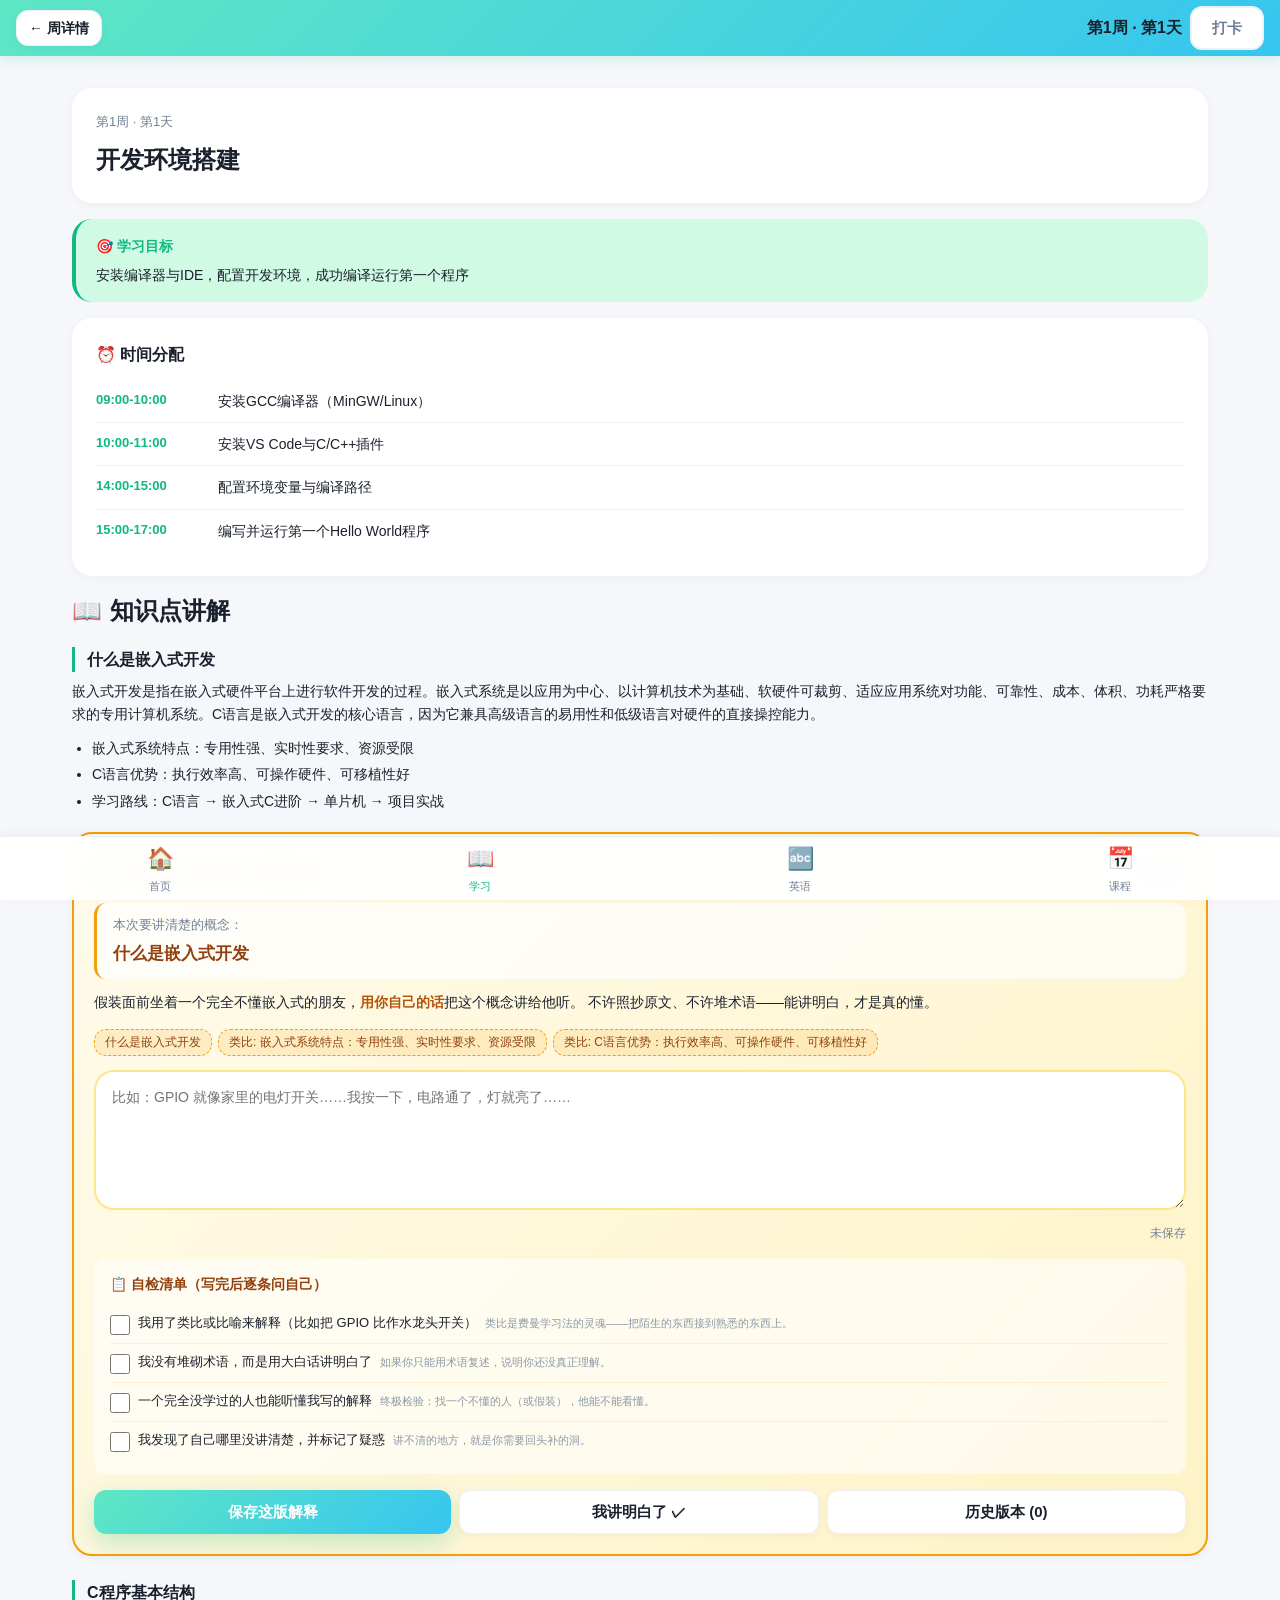
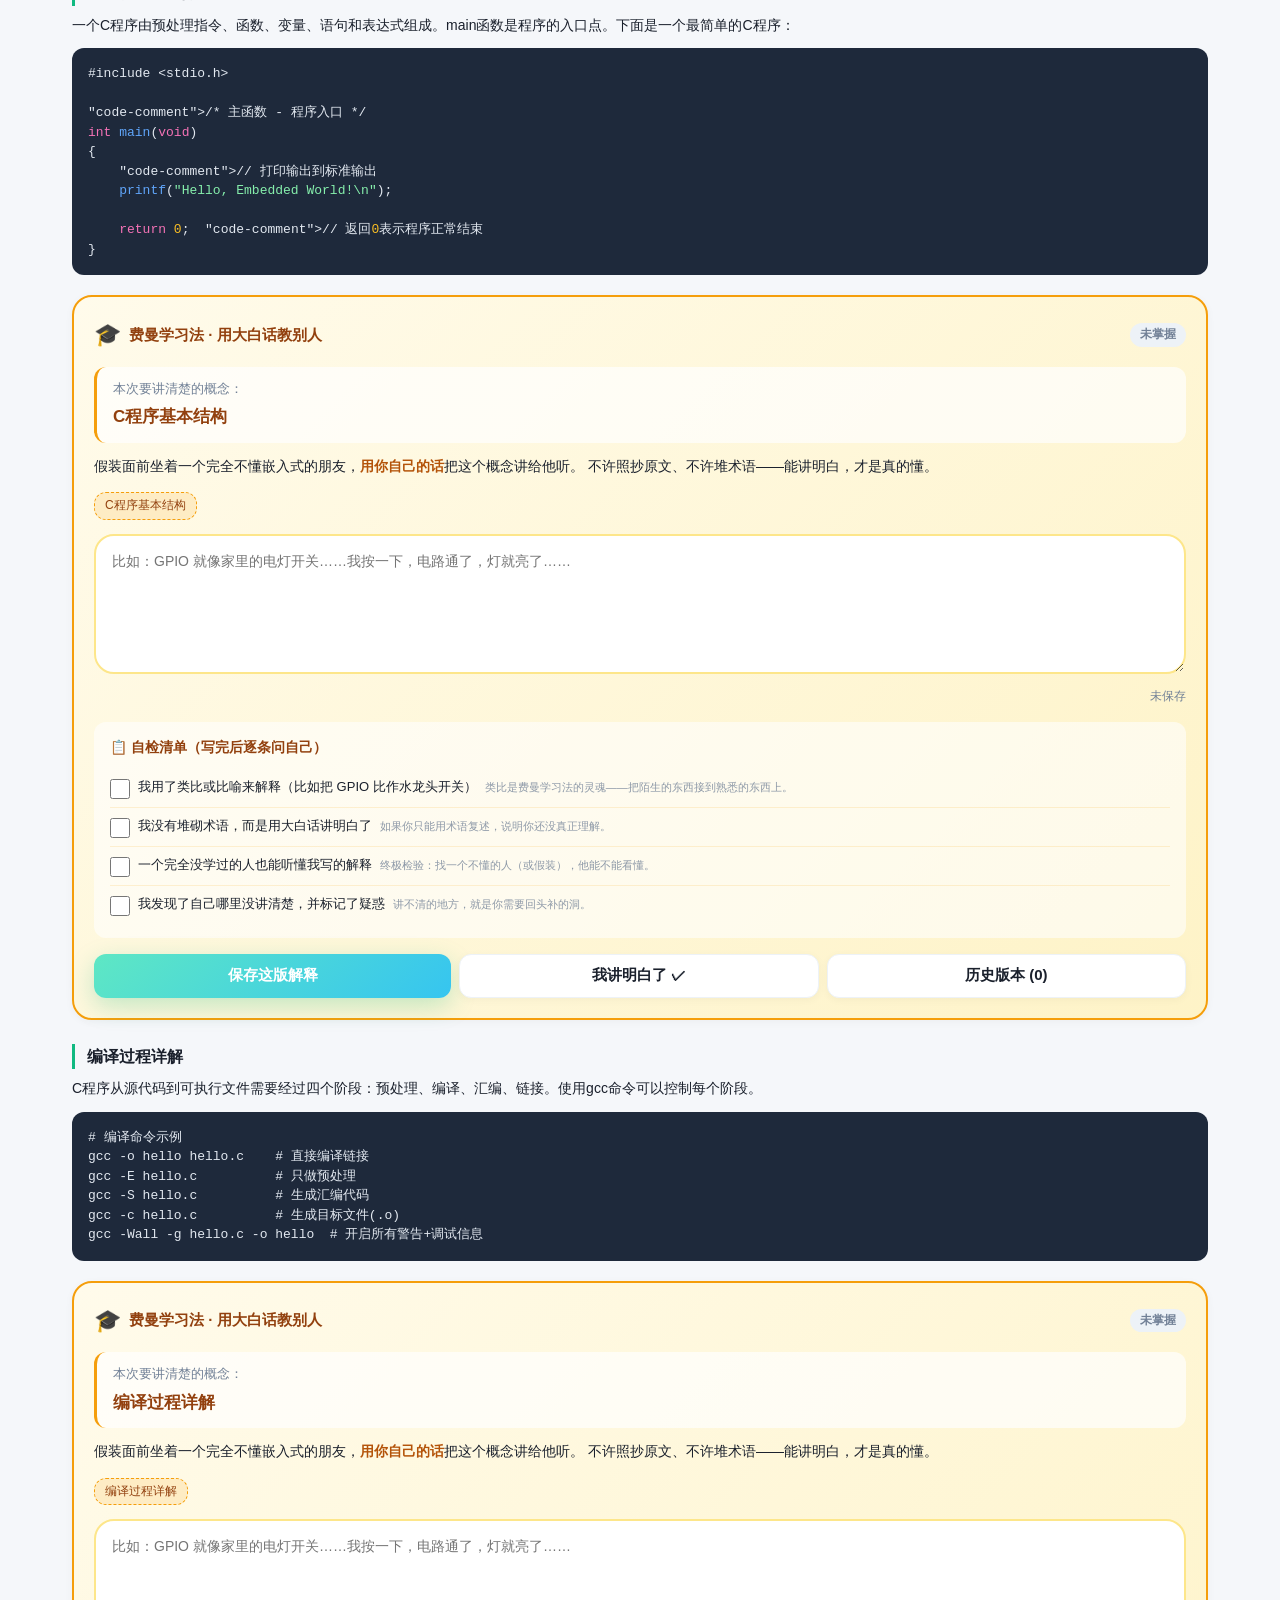
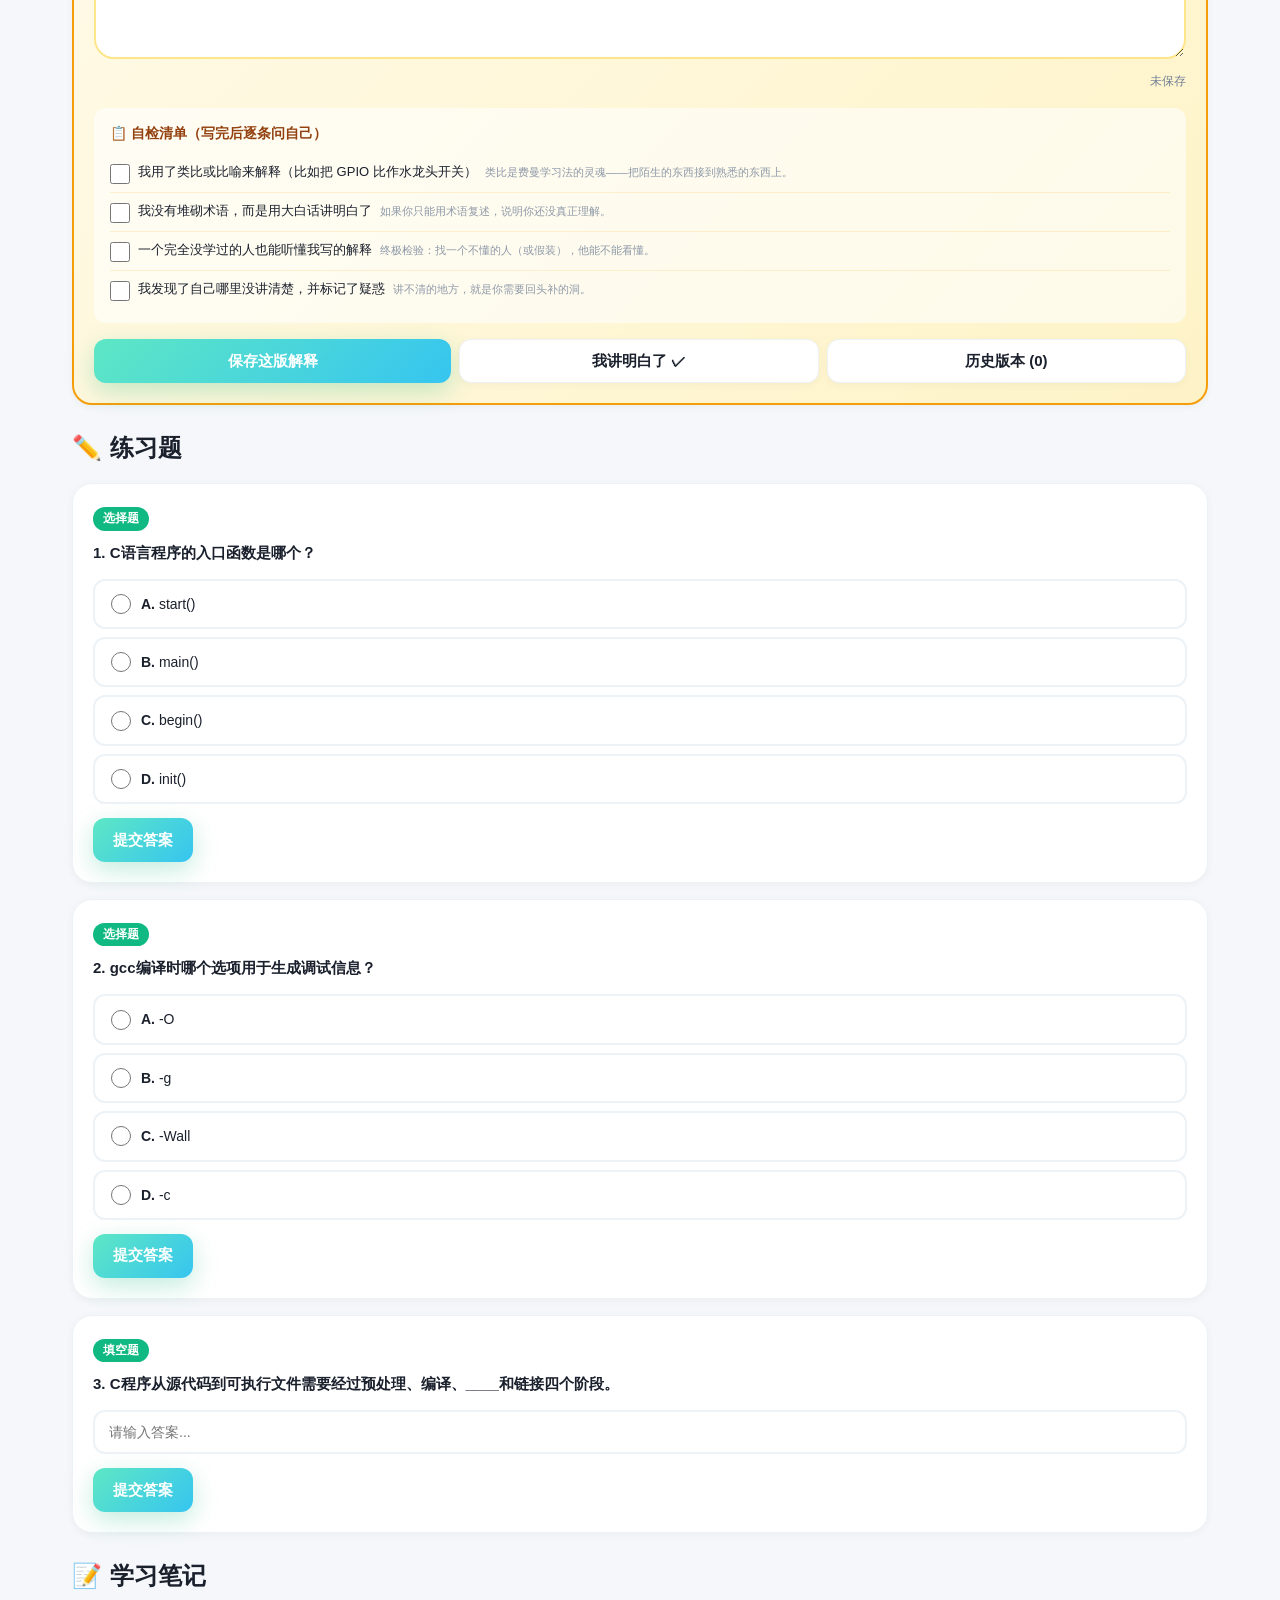
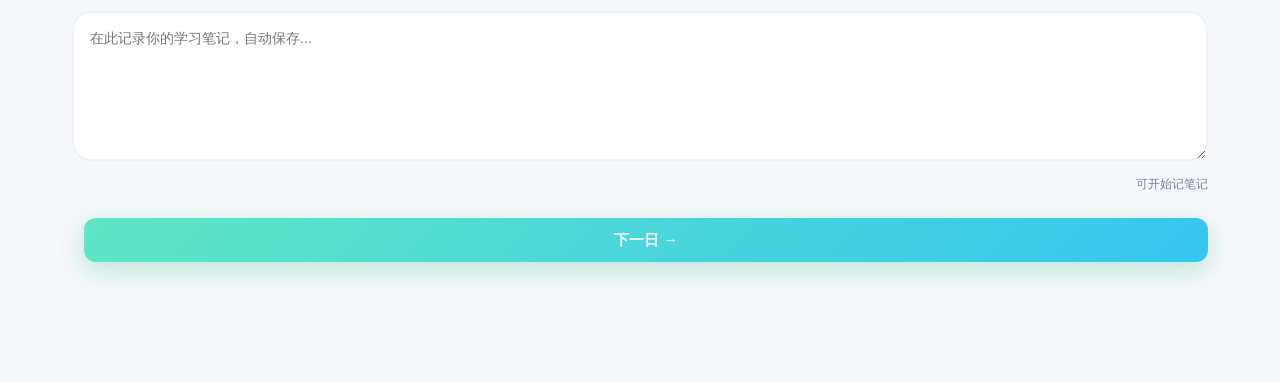
<file: day.html>
<!DOCTYPE html>
<html lang="zh-CN">
<head>
  <meta charset="UTF-8">
  <meta name="viewport" content="width=device-width, initial-scale=1.0, maximum-scale=5.0, user-scalable=yes">
  <meta name="apple-mobile-web-app-capable" content="yes">
  <meta name="apple-mobile-web-app-status-bar-style" content="default">
  <meta name="theme-color" content="#10b981">
  <meta name="description" content="每日学习详情">
  <link rel="manifest" href="./manifest.json">
  <link rel="icon" type="image/svg+xml" href="./icons/icon-192.svg">
  <link rel="apple-touch-icon" href="./icons/icon-192.svg">
  <link rel="stylesheet" href="./css/style.css">
  <title>日详情 - 嵌入式学习之旅</title>
</head>
<body>
  <!-- 顶部导航栏 -->
  <nav class="navbar">
    <div class="navbar-title">
      <a href="#" id="back-to-week" class="btn btn-secondary" style="min-height:36px;padding:0 12px;font-size:14px;">&larr; 周详情</a>
    </div>
    <div class="navbar-actions">
      <span id="day-nav-title" style="font-weight:700;font-size:16px;">日详情</span>
      <button class="btn-checkin" id="checkin-btn">打卡</button>
    </div>
  </nav>

  <!-- 主体内容 -->
  <main class="container" id="main-content">
    <div class="loading">加载中...</div>
  </main>

  <!-- 底部导航栏 -->
  <nav class="bottom-nav">
    <a class="bottom-nav-item" href="./index.html">
      <span class="nav-icon">🏠</span>
      <span class="nav-label">首页</span>
    </a>
    <a class="bottom-nav-item active" href="./day.html?week=1&day=1">
      <span class="nav-icon">📖</span>
      <span class="nav-label">学习</span>
    </a>
    <a class="bottom-nav-item" href="./english.html">
      <span class="nav-icon">🔤</span>
      <span class="nav-label">英语</span>
    </a>
    <a class="bottom-nav-item" href="./index.html#months-container">
      <span class="nav-icon">📅</span>
      <span class="nav-label">课程</span>
    </a>
  </nav>

  <!-- 引入JS文件 -->
  <script src="./js/data.js"></script>
  <script src="./js/progress.js"></script>
  <script src="./js/notification.js"></script>
  <script src="./js/quiz.js"></script>
  <script src="./js/notes.js"></script>
  <script src="./js/feynman.js"></script>
  <script src="./js/reminder.js"></script>
  <script>
    (function () {
      'use strict';

      /**
       * 从URL参数获取周数和天数
       * @returns {Object} { weekId, dayInWeek }
       */
      function getParams() {
        const params = new URLSearchParams(window.location.search);
        const weekId = parseInt(params.get('week')) || 1;
        const dayInWeek = parseInt(params.get('day')) || 1;
        return { weekId, dayInWeek };
      }

      /**
       * HTML 转义
       */
      function escapeHtml(text) {
        const div = document.createElement('div');
        div.textContent = text;
        return div.innerHTML;
      }

      /**
       * 简单代码语法高亮（基于正则的轻量着色）
       * @param {string} code - 原始代码
       * @returns {string} 带span标签的HTML
       */
      function highlightCode(code) {
        // 先转义HTML
        let html = escapeHtml(code);
        // 注释（行注释和块注释）
        html = html.replace(/(\/\/[^\n]*)/g, '<span class="code-comment">$1</span>');
        html = html.replace(/(\/\*[\s\S]*?\*\/)/g, '<span class="code-comment">$1</span>');
        // 字符串
        html = html.replace(/("(?:[^"\\]|\\.)*"|'(?:[^'\\]|\\.)*')/g, '<span class="code-string">$1</span>');
        // 关键字
        const keywords = ['int', 'char', 'float', 'double', 'void', 'if', 'else', 'for', 'while', 'do', 'switch', 'case', 'break', 'continue', 'return', 'struct', 'union', 'enum', 'typedef', 'const', 'static', 'extern', 'volatile', 'unsigned', 'signed', 'short', 'long', 'sizeof', 'default', 'goto'];
        const kwPattern = new RegExp('\\b(' + keywords.join('|') + ')\\b', 'g');
        html = html.replace(kwPattern, '<span class="code-keyword">$1</span>');
        // 数字
        html = html.replace(/\b(0x[0-9a-fA-F]+|\d+\.?\d*[fFlL]?)\b/g, '<span class="code-number">$1</span>');
        // 函数调用（标识符后跟括号）
        html = html.replace(/\b([a-zA-Z_]\w*)(\s*\()/g, '<span class="code-func">$1</span>$2');
        return html;
      }

      /**
       * 渲染日详情页面
       */
      async function renderDay() {
        const { weekId, dayInWeek } = getParams();

        try {
          await CourseData.load();
        } catch (err) {
          document.getElementById('main-content').innerHTML =
            '<div class="error-msg">数据加载失败: ' + err.message + '</div>';
          return;
        }

        const week = CourseData.getWeek(weekId);
        const day = CourseData.getDay(weekId, dayInWeek);

        if (!day || !week) {
          document.getElementById('main-content').innerHTML =
            '<div class="error-msg">未找到第' + weekId + '周第' + dayInWeek + '天的数据</div>';
          return;
        }

        // 计算全局天ID
        const dayId = day.id;

        // 更新导航
        document.getElementById('day-nav-title').textContent =
          week.title + ' · 第' + dayInWeek + '天';
        const backLink = document.getElementById('back-to-week');
        backLink.href = './week.html?week=' + weekId;

        // 打卡按钮状态
        const checkinBtn = document.getElementById('checkin-btn');
        updateCheckinButton(checkinBtn, dayId);
        checkinBtn.addEventListener('click', () => {
          if (Progress.isDayComplete(dayId)) {
            Progress.unmarkDay(dayId);
          } else {
            Progress.markDayComplete(dayId);
          }
          updateCheckinButton(checkinBtn, dayId);
        });

        // 构建页面内容
        const main = document.getElementById('main-content');
        main.innerHTML = '';

        // 1. 日期标题
        const titleSection = document.createElement('div');
        titleSection.className = 'card mb-16';
        titleSection.innerHTML = `
          <div class="card-subtitle">${week.title} · 第${dayInWeek}天</div>
          <h1 style="font-size:24px;font-weight:800;">${day.title}</h1>
        `;
        main.appendChild(titleSection);

        // 2. 学习目标卡片
        const goalCard = document.createElement('div');
        goalCard.className = 'goal-card';
        goalCard.innerHTML = `
          <h3>🎯 学习目标</h3>
          <p>${day.goal}</p>
        `;
        main.appendChild(goalCard);

        // 3. 时间分配卡片
        if (day.schedule && day.schedule.length > 0) {
          const scheduleCard = document.createElement('div');
          scheduleCard.className = 'card schedule-card mb-16';
          scheduleCard.innerHTML = '<h3 style="font-size:16px;font-weight:700;margin-bottom:12px;">⏰ 时间分配</h3>';
          const ul = document.createElement('ul');
          day.schedule.forEach((item) => {
            const li = document.createElement('li');
            li.className = 'schedule-item';
            li.innerHTML = `
              <span class="schedule-time">${item.time}</span>
              <span class="schedule-task">${item.task}</span>
            `;
            ul.appendChild(li);
          });
          scheduleCard.appendChild(ul);
          main.appendChild(scheduleCard);
        }

        // 4. 知识点讲解区域
        if (day.knowledge && day.knowledge.length > 0) {
          const knowledgeSection = document.createElement('section');
          knowledgeSection.className = 'knowledge-section';
          knowledgeSection.innerHTML = '<h2 class="section-title"><span class="icon">📖</span> 知识点讲解</h2>';

          day.knowledge.forEach((kp, kpIdx) => {
            const point = document.createElement('div');
            point.className = 'knowledge-point';
            let html = '<h4>' + escapeHtml(kp.heading) + '</h4>';
            if (kp.content) {
              html += '<p>' + escapeHtml(kp.content) + '</p>';
            }
            if (kp.list && kp.list.length > 0) {
              html += '<ul>';
              kp.list.forEach((item) => {
                html += '<li>' + escapeHtml(item) + '</li>';
              });
              html += '</ul>';
            }
            if (kp.code) {
              html += '<pre><code>' + highlightCode(kp.code) + '</code></pre>';
            }
            point.innerHTML = html;
            knowledgeSection.appendChild(point);

            // 费曼学习法卡片：每个知识点后让用户"教别人"
            const feynmanHost = document.createElement('div');
            feynmanHost.className = 'feynman-host';
            const conceptKey = 'd' + dayId + '_' + kpIdx;
            // 提取类比提示词：从 heading 和 list 中
            const hints = [kp.heading];
            if (kp.list && kp.list.length > 0) {
              kp.list.slice(0, 2).forEach((li) => {
                if (li && li.length < 30) hints.push('类比: ' + li);
              });
            }
            Feynman.render(feynmanHost, conceptKey, kp.heading, hints);
            knowledgeSection.appendChild(feynmanHost);
          });
          main.appendChild(knowledgeSection);
        }

        // 5. 练习题区域
        const exerciseSection = document.createElement('section');
        exerciseSection.className = 'exercise-section';
        exerciseSection.innerHTML = '<h2 class="section-title"><span class="icon">✏️</span> 练习题</h2>';
        const exerciseContainer = document.createElement('div');
        exerciseContainer.id = 'exercise-container';
        exerciseSection.appendChild(exerciseContainer);
        main.appendChild(exerciseSection);

        // 渲染练习题
        Quiz.render(day.exercises || [], exerciseContainer);

        // 6. 笔记区域
        const notesSection = document.createElement('section');
        notesSection.className = 'notes-section';
        notesSection.innerHTML = '<h2 class="section-title"><span class="icon">📝</span> 学习笔记</h2>';
        const notesTextarea = document.createElement('textarea');
        notesTextarea.className = 'notes-textarea';
        notesTextarea.placeholder = '在此记录你的学习笔记，自动保存...';
        notesSection.appendChild(notesTextarea);
        const notesStatus = document.createElement('div');
        notesStatus.className = 'notes-status';
        notesSection.appendChild(notesStatus);
        main.appendChild(notesSection);

        // 初始化笔记自动保存
        Notes.init(dayId, notesTextarea, notesStatus);

        // 7. 底部上一日/下一日导航
        const navSection = document.createElement('div');
        navSection.className = 'day-nav-bottom';

        const totalDaysInWeek = week.days.length;
        const prevDay = dayInWeek > 1
          ? { week: weekId, day: dayInWeek - 1 }
          : (weekId > 1 ? { week: weekId - 1, day: CourseData.getDaysByWeek(weekId - 1).length } : null);
        const nextDay = dayInWeek < totalDaysInWeek
          ? { week: weekId, day: dayInWeek + 1 }
          : (weekId < CourseData.getTotalWeeks() ? { week: weekId + 1, day: 1 } : null);

        if (prevDay) {
          const prevBtn = document.createElement('a');
          prevBtn.className = 'btn btn-secondary';
          prevBtn.href = `./day.html?week=${prevDay.week}&day=${prevDay.day}`;
          prevBtn.textContent = '← 上一日';
          navSection.appendChild(prevBtn);
        } else {
          const spacer = document.createElement('span');
          navSection.appendChild(spacer);
        }

        if (nextDay) {
          const nextBtn = document.createElement('a');
          nextBtn.className = 'btn btn-primary';
          nextBtn.href = `./day.html?week=${nextDay.week}&day=${nextDay.day}`;
          nextBtn.textContent = '下一日 →';
          navSection.appendChild(nextBtn);
        } else {
          const done = document.createElement('a');
          done.className = 'btn btn-primary';
          done.href = './index.html';
          done.textContent = '完成全部 🎉';
          navSection.appendChild(done);
        }
        main.appendChild(navSection);

        // 滚动到顶部
        window.scrollTo(0, 0);
      }

      /**
       * 更新打卡按钮状态
       * @param {HTMLElement} btn - 按钮元素
       * @param {number} dayId - 全局天ID
       */
      function updateCheckinButton(btn, dayId) {
        const isDone = Progress.isDayComplete(dayId);
        if (isDone) {
          btn.classList.add('checked');
          btn.textContent = '✓ 已打卡';
        } else {
          btn.classList.remove('checked');
          btn.textContent = '打卡';
        }
      }

      // 启动
      document.addEventListener('DOMContentLoaded', function () {
        renderDay();
        // 启动提醒引擎
        if (window.Reminder) {
          Reminder.load().then(function () { Reminder.start(); });
        }
      });
    })();
  </script>
</body>
</html>
</file>
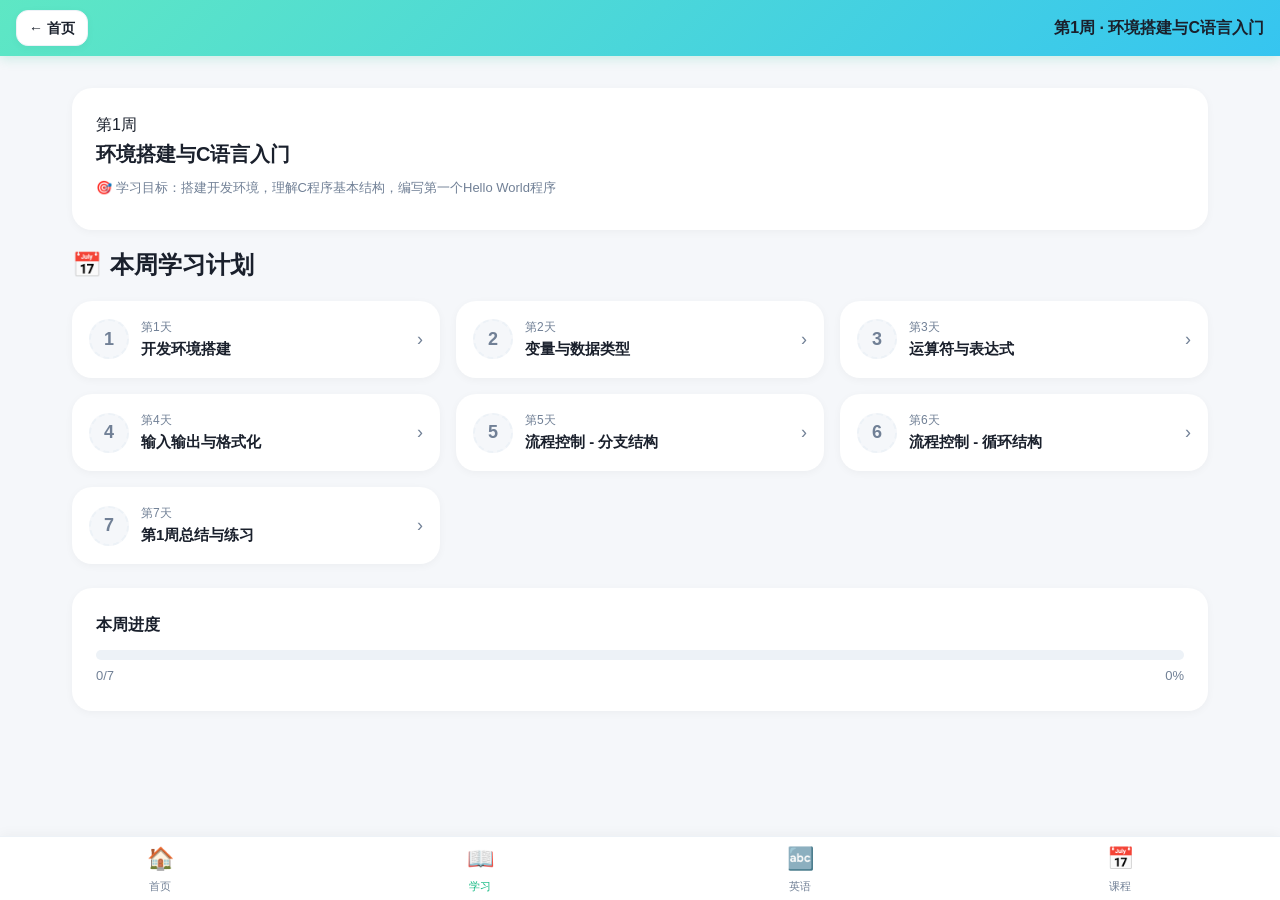
<file: week.html>
<!DOCTYPE html>
<html lang="zh-CN">
<head>
  <meta charset="UTF-8">
  <meta name="viewport" content="width=device-width, initial-scale=1.0, maximum-scale=5.0, user-scalable=yes">
  <meta name="apple-mobile-web-app-capable" content="yes">
  <meta name="apple-mobile-web-app-status-bar-style" content="default">
  <meta name="theme-color" content="#2563eb">
  <meta name="description" content="周学习计划详情">
  <link rel="manifest" href="./manifest.json">
  <link rel="icon" type="image/svg+xml" href="./icons/icon-192.svg">
  <link rel="apple-touch-icon" href="./icons/icon-192.svg">
  <link rel="stylesheet" href="./css/style.css">
  <title>周详情 - 嵌入式学习之旅</title>
</head>
<body>
  <!-- 顶部导航栏 -->
  <nav class="navbar">
    <div class="navbar-title">
      <a href="./index.html" class="btn btn-secondary" style="min-height:36px;padding:0 12px;font-size:14px;">&larr; 首页</a>
    </div>
    <div class="navbar-actions">
      <span id="week-nav-title" style="font-weight:700;font-size:16px;">周详情</span>
    </div>
  </nav>

  <!-- 主体内容 -->
  <main class="container">
    <!-- 周信息卡片 -->
    <section class="card mb-16" id="week-info">
      <div class="loading">加载中...</div>
    </section>

    <!-- 7天卡片列表 -->
    <section>
      <h2 class="section-title"><span class="icon">📅</span> 本周学习计划</h2>
      <div class="day-list" id="day-list">
        <div class="loading">加载天数数据...</div>
      </div>
    </section>

    <!-- 本周进度条 -->
    <section class="card mt-24" id="week-progress-card">
      <h3 style="font-size:16px;font-weight:700;margin-bottom:12px;">本周进度</h3>
      <div class="progress-bar light">
        <div class="progress-fill" id="week-progress-fill" style="width:0%"></div>
      </div>
      <div class="progress-label">
        <span id="week-progress-text">0/7</span>
        <span id="week-progress-percent">0%</span>
      </div>
    </section>
  </main>

  <!-- 底部导航栏 -->
  <nav class="bottom-nav">
    <a class="bottom-nav-item" href="./index.html">
      <span class="nav-icon">🏠</span>
      <span class="nav-label">首页</span>
    </a>
    <a class="bottom-nav-item active" href="./day.html?week=1&day=1">
      <span class="nav-icon">📖</span>
      <span class="nav-label">学习</span>
    </a>
    <a class="bottom-nav-item" href="./english.html">
      <span class="nav-icon">🔤</span>
      <span class="nav-label">英语</span>
    </a>
    <a class="bottom-nav-item" href="./index.html#months-container">
      <span class="nav-icon">📅</span>
      <span class="nav-label">课程</span>
    </a>
  </nav>

  <!-- 引入JS文件 -->
  <script src="./js/data.js"></script>
  <script src="./js/progress.js"></script>
  <script src="./js/reminder.js"></script>
  <script>
    (function () {
      'use strict';

      /**
       * 从URL参数获取周数
       * @returns {number} 周序号（默认1）
       */
      function getWeekId() {
        const params = new URLSearchParams(window.location.search);
        const week = parseInt(params.get('week'));
        return week >= 1 && week <= 16 ? week : 1;
      }

      /**
       * 渲染周详情页面
       */
      async function renderWeek() {
        const weekId = getWeekId();

        try {
          await CourseData.load();
        } catch (err) {
          document.getElementById('week-info').innerHTML =
            '<div class="error-msg">数据加载失败: ' + err.message + '</div>';
          return;
        }

        const week = CourseData.getWeek(weekId);
        if (!week) {
          document.getElementById('week-info').innerHTML =
            '<div class="error-msg">未找到第' + weekId + '周数据</div>';
          return;
        }

        // 更新导航标题
        document.getElementById('week-nav-title').textContent = week.title + ' · ' + week.theme;

        // 渲染周信息卡片
        const infoEl = document.getElementById('week-info');
        infoEl.innerHTML = `
          <div class="week-number">${week.title}</div>
          <div class="card-title" style="font-size:20px;">${week.theme}</div>
          <div class="card-subtitle">🎯 学习目标：${week.goal}</div>
        `;

        // 渲染7天卡片
        const days = CourseData.getDaysByWeek(weekId);
        const dayListEl = document.getElementById('day-list');
        dayListEl.innerHTML = '';

        days.forEach((day, index) => {
          const dayInWeek = index + 1;
          const isDone = Progress.isDayComplete(day.id);
          const dayCard = document.createElement('a');
          dayCard.className = 'day-card';
          dayCard.href = `./day.html?week=${weekId}&day=${dayInWeek}`;
          dayCard.innerHTML = `
            <div class="day-icon ${isDone ? 'done' : 'undone'}">
              ${isDone ? '✓' : (index + 1)}
            </div>
            <div class="day-info">
              <div class="day-label">第${dayInWeek}天</div>
              <div class="day-title">${day.title}</div>
            </div>
            <span class="day-arrow">&rsaquo;</span>
          `;
          dayListEl.appendChild(dayCard);
        });

        // 渲染本周进度
        const dayIds = days.map((d) => d.id);
        const weekProgress = Progress.getWeekProgress(dayIds);
        document.getElementById('week-progress-fill').style.width = weekProgress.percent + '%';
        document.getElementById('week-progress-text').textContent =
          weekProgress.completed + '/' + weekProgress.total;
        document.getElementById('week-progress-percent').textContent = weekProgress.percent + '%';
      }

      // 启动
      document.addEventListener('DOMContentLoaded', function () {
        renderWeek();
        // 启动提醒引擎
        if (window.Reminder) {
          Reminder.load().then(function () { Reminder.start(); });
        }
      });
    })();
  </script>
</body>
</html>
</file>
<file: css/style.css>
/* ========================================
   嵌入式学习之旅 - 全局样式
   移动优先设计，响应式适配 PC/平板/手机
   视觉风格：学习 APP 风（清新渐变 + 大圆角 + 柔和阴影）
   ======================================== */

/* CSS 变量定义主题色 */
:root {
  /* 主色调：薄荷绿渐变 */
  --color-primary: #10b981;
  --color-primary-dark: #059669;
  --color-primary-light: #d1fae5;
  --color-accent: #36c5f0;
  --color-accent-dark: #0ea5e9;
  --gradient-primary: linear-gradient(135deg, #5ee7c4 0%, #36c5f0 100%);
  --gradient-accent: linear-gradient(135deg, #667eea 0%, #764ba2 100%);
  --gradient-warm: linear-gradient(135deg, #ff8a65 0%, #ffb74d 100%);
  --gradient-soft: linear-gradient(135deg, #a8edea 0%, #fed6e3 100%);

  --color-bg: #f5f7fa;
  --color-card: #ffffff;
  --color-text: #1a202c;
  --color-text-secondary: #718096;
  --color-border: #edf2f7;
  --color-success: #10b981;
  --color-success-light: #d1fae5;
  --color-error: #ef4444;
  --color-error-light: #fee2e2;
  --color-code-bg: #1e293b;
  --color-code-text: #e2e8f0;
  --radius: 20px;
  --radius-sm: 12px;
  --radius-lg: 28px;
  --shadow: 0 2px 8px rgba(0, 0, 0, 0.04);
  --shadow-md: 0 4px 16px rgba(0, 0, 0, 0.06);
  --shadow-lg: 0 12px 32px rgba(0, 0, 0, 0.08);
  --shadow-color: 0 8px 24px rgba(16, 185, 129, 0.25);
  --nav-height: 56px;
}

/* 基础重置 */
*, *::before, *::after {
  box-sizing: border-box;
  margin: 0;
  padding: 0;
}

html {
  -webkit-text-size-adjust: 100%;
  -webkit-tap-highlight-color: transparent;
}

body {
  font-family: -apple-system, BlinkMacSystemFont, 'PingFang SC', 'Microsoft YaHei',
    'Segoe UI', Roboto, 'Helvetica Neue', Arial, sans-serif;
  background-color: var(--color-bg);
  color: var(--color-text);
  line-height: 1.6;
  font-size: 16px;
  padding-top: var(--nav-height);
  padding-bottom: 72px;
  -webkit-font-smoothing: antialiased;
}

/* 链接样式 */
a {
  color: var(--color-primary);
  text-decoration: none;
}

a:hover {
  text-decoration: underline;
}

/* ========================================
   导航栏 - 固定顶部，毛玻璃效果
   ======================================== */
.navbar {
  position: fixed;
  top: 0;
  left: 0;
  right: 0;
  height: var(--nav-height);
  background: var(--gradient-primary);
  -webkit-backdrop-filter: blur(10px);
  backdrop-filter: blur(10px);
  border-bottom: none;
  z-index: 1000;
  display: flex;
  align-items: center;
  justify-content: space-between;
  padding: 0 16px;
  box-shadow: 0 2px 12px rgba(16, 185, 129, 0.2);
}

.navbar-title {
  font-size: 18px;
  font-weight: 700;
  color: #fff;
  display: flex;
  align-items: center;
  gap: 8px;
}

.navbar-actions {
  display: flex;
  align-items: center;
  gap: 8px;
}

.navbar-logo {
  width: 32px;
  height: 32px;
  border-radius: 10px;
  background: rgba(255, 255, 255, 0.25);
  color: #fff;
  display: flex;
  align-items: center;
  justify-content: center;
  font-size: 18px;
  font-weight: 700;
}

/* 通知开关 */
.notif-toggle {
  width: 44px;
  height: 44px;
  border: none;
  background: transparent;
  font-size: 20px;
  cursor: pointer;
  display: flex;
  align-items: center;
  justify-content: center;
  border-radius: 50%;
  transition: background 0.2s;
}

.notif-toggle:hover {
  background: var(--color-primary-light);
}

.notif-toggle.active {
  color: var(--color-primary);
}

.notif-toggle.inactive {
  color: var(--color-text-secondary);
  opacity: 0.5;
}

/* ========================================
   按钮通用样式 - 最小高度44px（iPhone触摸标准）
   ======================================== */
.btn {
  display: inline-flex;
  align-items: center;
  justify-content: center;
  min-height: 44px;
  padding: 0 20px;
  border: none;
  border-radius: var(--radius-sm);
  font-size: 15px;
  font-weight: 600;
  cursor: pointer;
  transition: all 0.2s ease;
  text-decoration: none;
  white-space: nowrap;
}

.btn-primary {
  background: var(--gradient-primary);
  color: #fff;
  box-shadow: var(--shadow-color);
}

.btn-primary:hover {
  filter: brightness(1.05);
  text-decoration: none;
}

.btn-secondary {
  background: var(--color-card);
  color: var(--color-text);
  border: 1px solid var(--color-border);
  box-shadow: var(--shadow);
}

.btn-secondary:hover {
  border-color: var(--color-primary);
  text-decoration: none;
}

.btn-full {
  width: 100%;
}

/* 打卡按钮 */
.btn-checkin {
  min-height: 44px;
  padding: 0 20px;
  border: 2px solid var(--color-border);
  background: var(--color-card);
  color: var(--color-text-secondary);
  border-radius: var(--radius-sm);
  font-size: 15px;
  font-weight: 600;
  cursor: pointer;
  transition: all 0.3s ease;
  display: inline-flex;
  align-items: center;
  gap: 6px;
}

.btn-checkin:hover {
  border-color: var(--color-primary);
}

.btn-checkin.checked {
  background: var(--color-success);
  border-color: var(--color-success);
  color: #fff;
  animation: checkinBounce 0.4s ease;
}

@keyframes checkinBounce {
  0% { transform: scale(1); }
  50% { transform: scale(1.15); }
  100% { transform: scale(1); }
}

/* ========================================
   布局容器
   ======================================== */
.container {
  width: 100%;
  max-width: 1200px;
  margin: 0 auto;
  padding: 16px;
}

/* ========================================
   Hero 区域 - 学习APP风格渐变 banner
   ======================================== */
.hero {
  background: var(--gradient-primary);
  color: #fff;
  padding: 32px 24px 28px;
  border-radius: var(--radius-lg);
  margin-bottom: 20px;
  text-align: left;
  position: relative;
  overflow: hidden;
  box-shadow: var(--shadow-color);
}

.hero::after {
  content: '';
  position: absolute;
  top: -40px;
  right: -40px;
  width: 140px;
  height: 140px;
  background: rgba(255, 255, 255, 0.12);
  border-radius: 50%;
}

.hero::before {
  content: '';
  position: absolute;
  bottom: -50px;
  right: 40px;
  width: 100px;
  height: 100px;
  background: rgba(255, 255, 255, 0.08);
  border-radius: 50%;
}

.hero h1 {
  font-size: 24px;
  font-weight: 800;
  margin-bottom: 6px;
  position: relative;
  z-index: 1;
}

.hero p {
  font-size: 14px;
  opacity: 0.9;
  margin-bottom: 18px;
  position: relative;
  z-index: 1;
}

.hero-progress {
  max-width: 100%;
  margin: 0;
  position: relative;
  z-index: 1;
}

.hero-progress-text {
  font-size: 13px;
  opacity: 0.95;
  margin-bottom: 8px;
}

/* ========================================
   进度条
   ======================================== */
.progress-bar {
  width: 100%;
  height: 10px;
  background: rgba(255, 255, 255, 0.3);
  border-radius: 6px;
  overflow: hidden;
}

.hero .progress-bar {
  background: rgba(0, 0, 0, 0.15);
}

.progress-fill {
  height: 100%;
  background: linear-gradient(90deg, #fbbf24 0%, #34d399 100%);
  border-radius: 6px;
  transition: width 0.6s ease;
}

.progress-bar.light {
  background: var(--color-border);
}

.progress-bar.light .progress-fill {
  background: var(--gradient-primary);
}

.progress-label {
  font-size: 13px;
  color: var(--color-text-secondary);
  margin-top: 6px;
  display: flex;
  justify-content: space-between;
}

/* ========================================
   区域标题
   ======================================== */
.section-title {
  font-size: 20px;
  font-weight: 700;
  margin-bottom: 16px;
  display: flex;
  align-items: center;
  gap: 8px;
}

.section-title .icon {
  font-size: 24px;
}

/* ========================================
   卡片通用样式
   ======================================== */
.card {
  background: var(--color-card);
  border-radius: var(--radius);
  box-shadow: var(--shadow);
  padding: 20px;
  transition: box-shadow 0.2s ease, transform 0.2s ease;
}

.card-link {
  display: block;
  cursor: pointer;
}

.card-link:hover {
  box-shadow: var(--shadow-lg);
  transform: translateY(-2px);
  text-decoration: none;
}

.card-link:hover .card-title {
  color: var(--color-primary);
}

.card-title {
  font-size: 16px;
  font-weight: 700;
  margin-bottom: 8px;
  transition: color 0.2s;
}

.card-subtitle {
  font-size: 13px;
  color: var(--color-text-secondary);
  margin-bottom: 8px;
}

.card-meta {
  font-size: 12px;
  color: var(--color-text-secondary);
  display: flex;
  align-items: center;
  gap: 12px;
  flex-wrap: wrap;
}

/* ========================================
   月份卡片区
   ======================================== */
.month-section {
  margin-bottom: 24px;
}

.month-header {
  display: flex;
  align-items: center;
  gap: 12px;
  margin-bottom: 12px;
  cursor: pointer;
  padding: 8px 0;
}

.month-header .toggle {
  font-size: 14px;
  color: var(--color-text-secondary);
  transition: transform 0.2s;
}

.month-section.collapsed .toggle {
  transform: rotate(-90deg);
}

.month-section.collapsed .week-grid {
  display: none;
}

.month-header h2 {
  font-size: 18px;
  font-weight: 700;
}

.month-badge {
  background: var(--color-primary-light);
  color: var(--color-primary);
  font-size: 12px;
  padding: 2px 10px;
  border-radius: 12px;
  font-weight: 600;
}

/* 周卡片网格 */
.week-grid {
  display: grid;
  grid-template-columns: 1fr;
  gap: 12px;
}

/* 周卡片 */
.week-card {
  background: var(--color-card);
  border-radius: var(--radius);
  box-shadow: var(--shadow);
  padding: 18px;
  border-left: 4px solid var(--color-primary);
  transition: all 0.2s ease;
  display: block;
}

.week-card:hover {
  box-shadow: var(--shadow-md);
  transform: translateY(-2px);
  text-decoration: none;
}

.week-card .week-number {
  font-size: 12px;
  color: var(--color-primary);
  font-weight: 700;
  margin-bottom: 6px;
  background: var(--color-primary-light);
  display: inline-block;
  padding: 2px 10px;
  border-radius: 10px;
}

.week-card .week-theme {
  font-size: 16px;
  font-weight: 700;
  margin-bottom: 6px;
  color: var(--color-text);
}

.week-card .week-goal {
  font-size: 13px;
  color: var(--color-text-secondary);
  margin-bottom: 8px;
}

.week-card .week-progress {
  display: flex;
  align-items: center;
  gap: 8px;
}

.week-card .week-progress-bar {
  flex: 1;
  height: 6px;
  background: var(--color-border);
  border-radius: 3px;
  overflow: hidden;
}

.week-card .week-progress-fill {
  height: 100%;
  background: var(--color-primary);
  border-radius: 3px;
  transition: width 0.4s ease;
}

.week-card .week-progress-text {
  font-size: 12px;
  color: var(--color-text-secondary);
}

/* ========================================
   今日推荐区域
   ======================================== */
.today-recommend {
  background: var(--gradient-soft);
  border-radius: var(--radius);
  box-shadow: var(--shadow);
  padding: 20px;
  margin-bottom: 24px;
  border: 2px dashed var(--color-accent);
  text-align: center;
}

.today-recommend h3 {
  font-size: 16px;
  font-weight: 700;
  margin-bottom: 8px;
}

.today-recommend p {
  font-size: 13px;
  color: var(--color-text-secondary);
  margin-bottom: 16px;
}

/* ========================================
   页脚
   ======================================== */
.footer {
  text-align: center;
  padding: 24px 16px;
  font-size: 13px;
  color: var(--color-text-secondary);
  border-top: 1px solid var(--color-border);
  margin-top: 24px;
}

/* ========================================
   周详情页 - 天卡片列表
   ======================================== */
.day-list {
  display: flex;
  flex-direction: column;
  gap: 12px;
}

.day-card {
  background: var(--color-card);
  border-radius: var(--radius);
  box-shadow: var(--shadow);
  padding: 16px;
  display: flex;
  align-items: center;
  gap: 12px;
  transition: all 0.2s ease;
  border: 1px solid transparent;
}

.day-card:hover {
  box-shadow: var(--shadow-lg);
  border-color: var(--color-primary);
  transform: translateX(4px);
  text-decoration: none;
}

.day-card .day-icon {
  width: 40px;
  height: 40px;
  border-radius: 50%;
  display: flex;
  align-items: center;
  justify-content: center;
  font-size: 18px;
  font-weight: 700;
  flex-shrink: 0;
}

.day-card .day-icon.done {
  background: var(--color-success-light);
  color: var(--color-success);
}

.day-card .day-icon.undone {
  background: var(--color-bg);
  color: var(--color-text-secondary);
  border: 2px dashed var(--color-border);
}

.day-card .day-info {
  flex: 1;
}

.day-card .day-label {
  font-size: 12px;
  color: var(--color-text-secondary);
}

.day-card .day-title {
  font-size: 15px;
  font-weight: 600;
  color: var(--color-text);
}

.day-card .day-arrow {
  font-size: 18px;
  color: var(--color-text-secondary);
}

/* ========================================
   日详情页 - 各区块
   ======================================== */
.day-nav-bottom {
  display: flex;
  justify-content: space-between;
  gap: 12px;
  margin-top: 24px;
}

.day-nav-bottom .btn {
  flex: 1;
}

/* 学习目标卡片 */
.goal-card {
  background: var(--color-primary-light);
  border-radius: var(--radius);
  padding: 16px 20px;
  margin-bottom: 16px;
  border-left: 4px solid var(--color-primary);
}

.goal-card h3 {
  font-size: 14px;
  color: var(--color-primary);
  font-weight: 700;
  margin-bottom: 6px;
}

.goal-card p {
  font-size: 14px;
  color: var(--color-text);
}

/* 时间分配卡片 */
.schedule-card ul {
  list-style: none;
  padding: 0;
}

.schedule-item {
  display: flex;
  gap: 12px;
  padding: 10px 0;
  border-bottom: 1px solid var(--color-border);
}

.schedule-item:last-child {
  border-bottom: none;
}

.schedule-time {
  font-size: 13px;
  font-weight: 600;
  color: var(--color-primary);
  min-width: 110px;
  flex-shrink: 0;
}

.schedule-task {
  font-size: 14px;
  color: var(--color-text);
}

/* 知识点讲解区域 */
.knowledge-section {
  margin-bottom: 24px;
}

.knowledge-point {
  margin-bottom: 20px;
}

.knowledge-point h4 {
  font-size: 16px;
  font-weight: 700;
  margin-bottom: 8px;
  color: var(--color-text);
  padding-left: 12px;
  border-left: 3px solid var(--color-primary);
}

.knowledge-point p {
  font-size: 14px;
  line-height: 1.6;
  color: var(--color-text);
  margin-bottom: 12px;
}

.knowledge-point ul {
  padding-left: 20px;
  margin-bottom: 12px;
}

.knowledge-point li {
  font-size: 14px;
  line-height: 1.6;
  margin-bottom: 4px;
}

/* 代码块 */
pre {
  background: var(--color-code-bg);
  color: var(--color-code-text);
  border-radius: var(--radius-sm);
  padding: 16px;
  overflow-x: auto;
  font-size: 13px;
  line-height: 1.5;
  margin: 12px 0;
  -webkit-overflow-scrolling: touch;
}

pre code {
  font-family: 'SF Mono', 'Fira Code', 'Cascadia Code', Consolas, 'Courier New', monospace;
  background: transparent;
  color: inherit;
  padding: 0;
  white-space: pre;
}

code.inline {
  font-family: 'SF Mono', Consolas, monospace;
  background: var(--color-primary-light);
  color: var(--color-primary-dark);
  padding: 2px 6px;
  border-radius: 4px;
  font-size: 13px;
}

/* 代码块语法高亮感（简单着色） */
.code-comment { color: #6b7280; font-style: italic; }
.code-keyword { color: #f472b6; }
.code-string { color: #86efac; }
.code-number { color: #fbbf24; }
.code-func { color: #60a5fa; }

/* ========================================
   练习题区域
   ======================================== */
.exercise-section {
  margin-bottom: 24px;
}

.exercise-card {
  background: var(--color-card);
  border-radius: var(--radius);
  box-shadow: var(--shadow);
  padding: 20px;
  margin-bottom: 16px;
  border: 1px solid var(--color-border);
}

.exercise-card .exercise-type {
  font-size: 12px;
  font-weight: 600;
  color: #fff;
  background: var(--color-primary);
  padding: 2px 10px;
  border-radius: 12px;
  display: inline-block;
  margin-bottom: 10px;
}

.exercise-card .exercise-question {
  font-size: 15px;
  font-weight: 600;
  margin-bottom: 14px;
  line-height: 1.6;
}

/* 选择题选项 */
.choice-options {
  display: flex;
  flex-direction: column;
  gap: 8px;
  margin-bottom: 14px;
}

.choice-option {
  display: flex;
  align-items: center;
  gap: 10px;
  padding: 12px 16px;
  border: 2px solid var(--color-border);
  border-radius: var(--radius-sm);
  cursor: pointer;
  font-size: 14px;
  transition: all 0.2s ease;
  min-height: 44px;
}

.choice-option:hover {
  border-color: var(--color-primary);
  background: var(--color-primary-light);
}

.choice-option input[type="radio"] {
  width: 20px;
  height: 20px;
  accent-color: var(--color-primary);
  flex-shrink: 0;
}

.choice-option.correct {
  border-color: var(--color-success);
  background: var(--color-success-light);
}

.choice-option.wrong {
  border-color: var(--color-error);
  background: var(--color-error-light);
}

/* 填空题 */
.fill-input {
  width: 100%;
  min-height: 44px;
  padding: 10px 14px;
  border: 2px solid var(--color-border);
  border-radius: var(--radius-sm);
  font-size: 14px;
  font-family: inherit;
  margin-bottom: 14px;
  transition: border-color 0.2s;
}

.fill-input:focus {
  outline: none;
  border-color: var(--color-primary);
}

.fill-input.correct {
  border-color: var(--color-success);
  background: var(--color-success-light);
}

.fill-input.wrong {
  border-color: var(--color-error);
  background: var(--color-error-light);
}

/* 代码题 */
.code-textarea {
  width: 100%;
  min-height: 120px;
  padding: 12px 16px;
  border: 2px solid var(--color-border);
  border-radius: var(--radius-sm);
  font-family: 'SF Mono', Consolas, monospace;
  font-size: 13px;
  line-height: 1.5;
  resize: vertical;
  margin-bottom: 14px;
  background: var(--color-bg);
  color: var(--color-text);
}

.code-textarea:focus {
  outline: none;
  border-color: var(--color-primary);
}

/* 提交后的反馈 */
.exercise-feedback {
  margin-top: 12px;
  padding: 12px 16px;
  border-radius: var(--radius-sm);
  font-size: 14px;
  line-height: 1.6;
  display: none;
}

.exercise-feedback.show {
  display: block;
}

.exercise-feedback.correct {
  background: var(--color-success-light);
  color: var(--color-success);
}

.exercise-feedback.wrong {
  background: var(--color-error-light);
  color: var(--color-error);
}

.exercise-feedback .feedback-label {
  font-weight: 700;
  margin-bottom: 4px;
}

.exercise-feedback .feedback-explanation {
  color: var(--color-text);
  font-size: 13px;
}

/* ========================================
   笔记区域
   ======================================== */
.notes-section {
  margin-bottom: 24px;
}

.notes-textarea {
  width: 100%;
  min-height: 150px;
  padding: 14px 16px;
  border: 2px solid var(--color-border);
  border-radius: var(--radius);
  font-family: inherit;
  font-size: 14px;
  line-height: 1.6;
  resize: vertical;
  background: var(--color-card);
  color: var(--color-text);
  transition: border-color 0.2s;
}

.notes-textarea:focus {
  outline: none;
  border-color: var(--color-primary);
}

.notes-status {
  font-size: 12px;
  color: var(--color-text-secondary);
  margin-top: 6px;
  text-align: right;
}

.notes-status.saved {
  color: var(--color-success);
}

/* ========================================
   加载与空状态
   ======================================== */
.loading {
  text-align: center;
  padding: 40px;
  color: var(--color-text-secondary);
  font-size: 14px;
}

.loading::after {
  content: '';
  display: block;
  width: 32px;
  height: 32px;
  margin: 12px auto;
  border: 3px solid var(--color-border);
  border-top-color: var(--color-primary);
  border-radius: 50%;
  animation: spin 0.8s linear infinite;
}

@keyframes spin {
  to { transform: rotate(360deg); }
}

.error-msg {
  text-align: center;
  padding: 40px 20px;
  color: var(--color-error);
  font-size: 14px;
}

/* ========================================
   响应式 - 平板 (>=768px)
   ======================================== */
@media (min-width: 768px) {
  body {
    font-size: 16px;
  }

  .container {
    padding: 24px;
  }

  .hero {
    padding: 56px 32px;
  }

  .hero h1 {
    font-size: 36px;
  }

  .hero p {
    font-size: 17px;
  }

  .section-title {
    font-size: 22px;
  }

  .week-grid {
    grid-template-columns: repeat(2, 1fr);
    gap: 16px;
  }

  .day-list {
    display: grid;
    grid-template-columns: repeat(2, 1fr);
    gap: 16px;
  }
}

/* ========================================
   响应式 - PC (>=1024px)
   ======================================== */
@media (min-width: 1024px) {
  .container {
    padding: 32px;
  }

  .hero {
    padding: 64px 40px;
  }

  .hero h1 {
    font-size: 42px;
  }

  .hero p {
    font-size: 18px;
  }

  .section-title {
    font-size: 24px;
  }

  .week-grid {
    grid-template-columns: repeat(3, 1fr);
    gap: 20px;
  }

  .day-list {
    display: grid;
    grid-template-columns: repeat(3, 1fr);
    gap: 16px;
  }

  .card {
    padding: 24px;
  }
}

/* ========================================
   工具类
   ======================================== */
.text-center { text-align: center; }
.mt-16 { margin-top: 16px; }
.mt-24 { margin-top: 24px; }
.mb-16 { margin-bottom: 16px; }
.hidden { display: none !important; }

/* ========================================
   嵌入式英语学习模块样式
   主题色采用紫色，与主课程区分
   ======================================== */
:root {
  --color-english: #7c3aed;
  --color-english-dark: #6d28d9;
  --color-english-light: #ede9fe;
}

/* 首页入口卡片 */
.english-entry {
  margin-bottom: 24px;
}

.english-entry-card {
  display: flex;
  align-items: center;
  gap: 16px;
  background: var(--gradient-accent);
  color: #fff;
  padding: 20px;
  border-radius: var(--radius);
  box-shadow: 0 8px 24px rgba(102, 126, 234, 0.3);
  text-decoration: none;
  transition: transform 0.2s ease, box-shadow 0.2s ease;
}

.english-entry-card:hover {
  transform: translateY(-2px);
  box-shadow: 0 12px 32px rgba(124, 58, 237, 0.3);
  text-decoration: none;
}

.english-entry-icon {
  width: 56px;
  height: 56px;
  border-radius: 14px;
  background: rgba(255, 255, 255, 0.2);
  display: flex;
  align-items: center;
  justify-content: center;
  font-size: 28px;
  flex-shrink: 0;
}

.english-entry-content {
  flex: 1;
}

.english-entry-title {
  font-size: 18px;
  font-weight: 800;
  margin-bottom: 4px;
}

.english-entry-desc {
  font-size: 13px;
  opacity: 0.9;
}

.english-entry-arrow {
  font-size: 28px;
  font-weight: 300;
  opacity: 0.8;
}

/* 英语页面 Hero */
.english-hero {
  background: var(--gradient-primary);
  color: #fff;
  padding: 32px 24px 28px;
  border-radius: var(--radius-lg);
  margin-bottom: 24px;
  text-align: center;
  box-shadow: var(--shadow-color);
  position: relative;
  overflow: hidden;
}

.english-hero::after {
  content: '';
  position: absolute;
  top: -30px;
  right: -30px;
  width: 120px;
  height: 120px;
  background: rgba(255, 255, 255, 0.12);
  border-radius: 50%;
}

.english-hero h1 {
  font-size: 28px;
  font-weight: 800;
  margin-bottom: 8px;
}

.english-hero p {
  font-size: 15px;
  opacity: 0.9;
  margin-bottom: 20px;
}

.english-overall {
  max-width: 400px;
  margin: 0 auto;
}

.english-overall .progress-bar {
  background: rgba(0, 0, 0, 0.2);
}

.english-overall .progress-label {
  color: rgba(255, 255, 255, 0.95);
}

/* 级别列表 */
.english-level-list {
  display: grid;
  grid-template-columns: 1fr;
  gap: 16px;
}

.english-level-card {
  background: var(--color-card);
  border-radius: var(--radius);
  box-shadow: var(--shadow);
  padding: 20px;
  border-left: 4px solid var(--color-english);
  transition: all 0.2s ease;
}

.english-level-card:hover {
  box-shadow: var(--shadow-lg);
  transform: translateY(-2px);
  text-decoration: none;
}

.english-level-goal {
  font-size: 13px;
  color: var(--color-text-secondary);
  margin: 8px 0;
}

/* 面包屑导航 */
.english-breadcrumb {
  font-size: 13px;
  color: var(--color-text-secondary);
  margin-bottom: 16px;
  padding: 4px 0;
}

.english-breadcrumb a {
  color: var(--color-english);
}

/* 章节 */
.english-section {
  margin-bottom: 24px;
}

.english-hint {
  font-size: 13px;
  color: var(--color-text-secondary);
  margin: -8px 0 12px;
}

/* 课程统计 */
.english-lesson-stats {
  display: flex;
  gap: 12px;
  flex-wrap: wrap;
  margin-top: 12px;
  font-size: 13px;
}

.english-stat {
  background: var(--color-english-light);
  color: var(--color-english-dark);
  padding: 4px 12px;
  border-radius: 12px;
  font-weight: 600;
}

/* 词汇卡片网格 */
.english-word-grid {
  display: grid;
  grid-template-columns: 1fr;
  gap: 12px;
}

.english-word-card {
  position: relative;
  background: var(--color-card);
  border-radius: var(--radius);
  box-shadow: var(--shadow);
  padding: 20px;
  min-height: 120px;
  cursor: pointer;
  overflow: hidden;
  transition: all 0.3s ease;
  border: 1px solid var(--color-border);
}

.english-word-card:hover {
  box-shadow: var(--shadow-lg);
  border-color: var(--color-english);
}

.english-word-card.learned {
  border-color: var(--color-success);
  background: linear-gradient(135deg, var(--color-card) 0%, var(--color-success-light) 100%);
}

/* 正面：英文 */
.english-word-front {
  display: block;
}

.english-word-back {
  display: none;
}

.english-word-card.flipped .english-word-front {
  display: none;
}

.english-word-card.flipped .english-word-back {
  display: block;
}

.english-word-word {
  font-size: 22px;
  font-weight: 800;
  color: var(--color-text);
  margin-bottom: 4px;
}

.english-word-phonetic {
  font-size: 14px;
  color: var(--color-english);
  margin-bottom: 6px;
  font-style: italic;
}

.english-word-pos {
  font-size: 12px;
  color: var(--color-text-secondary);
  background: var(--color-bg);
  display: inline-block;
  padding: 2px 8px;
  border-radius: 8px;
}

.english-word-hint {
  font-size: 12px;
  color: var(--color-text-secondary);
  margin-top: 12px;
  opacity: 0.7;
}

.english-word-meaning {
  font-size: 18px;
  font-weight: 700;
  color: var(--color-english);
  margin-bottom: 8px;
}

.english-word-example-en {
  font-size: 13px;
  color: var(--color-text);
  margin-bottom: 4px;
  font-style: italic;
}

.english-word-example-cn {
  font-size: 13px;
  color: var(--color-text-secondary);
}

.english-word-mark {
  position: absolute;
  bottom: 8px;
  right: 8px;
  background: var(--color-bg);
  border: 1px solid var(--color-border);
  border-radius: 12px;
  padding: 4px 10px;
  font-size: 11px;
  color: var(--color-text-secondary);
  cursor: pointer;
  transition: all 0.2s;
  min-height: 28px;
}

.english-word-mark:hover {
  border-color: var(--color-english);
  color: var(--color-english);
}

.english-word-mark.marked {
  background: var(--color-success);
  border-color: var(--color-success);
  color: #fff;
}

/* 句型列表 */
.english-sentence-list {
  display: flex;
  flex-direction: column;
  gap: 12px;
}

.english-sentence-item {
  background: var(--color-card);
  border-radius: var(--radius);
  padding: 16px 20px;
  box-shadow: var(--shadow);
  border-left: 3px solid var(--color-english);
}

.english-sentence-en {
  font-size: 16px;
  font-weight: 600;
  color: var(--color-text);
  margin-bottom: 6px;
}

.english-sentence-cn {
  font-size: 14px;
  color: var(--color-text-secondary);
}

/* 测验 */
.english-quiz-form {
  display: flex;
  flex-direction: column;
  gap: 16px;
}

.english-quiz-word {
  font-size: 20px;
  font-weight: 800;
  color: var(--color-english);
  margin-bottom: 4px;
}

.english-quiz-phonetic {
  font-size: 13px;
  color: var(--color-text-secondary);
  font-style: italic;
  margin-bottom: 6px;
}

.english-quiz-prompt {
  font-size: 13px;
  color: var(--color-text-secondary);
}

.english-quiz-result {
  text-align: center;
  margin-top: 16px;
}

.english-quiz-score {
  font-size: 18px;
  font-weight: 800;
  padding: 12px 20px;
  border-radius: var(--radius-sm);
  margin-bottom: 12px;
}

.english-quiz-score.pass {
  background: var(--color-success-light);
  color: var(--color-success);
}

.english-quiz-score.fail {
  background: var(--color-error-light);
  color: var(--color-error);
}

/* 响应式 - 词汇卡片网格 */
@media (min-width: 768px) {
  .english-word-grid {
    grid-template-columns: repeat(2, 1fr);
  }

  .english-level-list {
    grid-template-columns: repeat(2, 1fr);
  }

  .english-hero h1 {
    font-size: 34px;
  }
}

@media (min-width: 1024px) {
  .english-word-grid {
    grid-template-columns: repeat(3, 1fr);
  }

  .english-level-list {
    grid-template-columns: repeat(3, 1fr);
  }

  .english-hero h1 {
    font-size: 38px;
  }
}

/* ========================================
   费曼学习法模块样式
   ======================================== */
.feynman-host {
  margin: 16px 0 24px;
}

.feynman-card {
  background: linear-gradient(135deg, #fffbeb 0%, #fef3c7 100%);
  border: 2px solid #f59e0b;
  border-radius: var(--radius);
  padding: 20px;
  box-shadow: var(--shadow);
}

.feynman-card.mastered {
  background: linear-gradient(135deg, var(--color-success-light) 0%, #d1fae5 100%);
  border-color: var(--color-success);
}

.feynman-header {
  display: flex;
  align-items: center;
  gap: 8px;
  margin-bottom: 14px;
  flex-wrap: wrap;
}

.feynman-icon {
  font-size: 22px;
}

.feynman-title {
  font-size: 15px;
  font-weight: 700;
  color: #92400e;
  flex: 1;
}

.feynman-card.mastered .feynman-title {
  color: var(--color-success);
}

.feynman-badge {
  font-size: 12px;
  padding: 2px 10px;
  border-radius: 12px;
  background: var(--color-border);
  color: var(--color-text-secondary);
  font-weight: 600;
}

.feynman-badge.on {
  background: var(--color-success);
  color: #fff;
}

.feynman-concept {
  background: rgba(255, 255, 255, 0.7);
  padding: 12px 16px;
  border-radius: var(--radius-sm);
  margin-bottom: 12px;
  border-left: 3px solid #f59e0b;
}

.feynman-concept-label {
  font-size: 13px;
  color: var(--color-text-secondary);
  display: block;
  margin-bottom: 4px;
}

.feynman-concept-name {
  font-size: 17px;
  color: #92400e;
}

.feynman-instruction {
  font-size: 14px;
  color: var(--color-text);
  line-height: 1.7;
  margin-bottom: 14px;
}

.feynman-instruction strong {
  color: #b45309;
}

.feynman-hints {
  display: flex;
  flex-wrap: wrap;
  gap: 6px;
  margin-bottom: 14px;
}

.feynman-hint-chip {
  font-size: 12px;
  background: rgba(245, 158, 11, 0.15);
  color: #92400e;
  padding: 3px 10px;
  border-radius: 12px;
  border: 1px dashed #f59e0b;
}

.feynman-textarea {
  width: 100%;
  min-height: 140px;
  padding: 14px 16px;
  border: 2px solid #fde68a;
  border-radius: var(--radius);
  font-family: inherit;
  font-size: 14px;
  line-height: 1.7;
  resize: vertical;
  background: #fff;
  color: var(--color-text);
  transition: border-color 0.2s;
}

.feynman-textarea:focus {
  outline: none;
  border-color: #f59e0b;
  box-shadow: 0 0 0 3px rgba(245, 158, 11, 0.15);
}

.feynman-save-status {
  font-size: 12px;
  color: var(--color-text-secondary);
  text-align: right;
  margin-top: 6px;
}

.feynman-save-status.saved {
  color: var(--color-success);
}

.feynman-save-status.editing {
  color: #f59e0b;
}

.feynman-checklist {
  margin-top: 16px;
  background: rgba(255, 255, 255, 0.6);
  border-radius: var(--radius-sm);
  padding: 14px 16px;
}

.feynman-checklist-title {
  font-size: 14px;
  font-weight: 700;
  color: #92400e;
  margin-bottom: 10px;
}

.feynman-check-item {
  display: flex;
  align-items: flex-start;
  gap: 8px;
  padding: 8px 0;
  cursor: pointer;
  border-bottom: 1px solid rgba(245, 158, 11, 0.15);
}

.feynman-check-item:last-child {
  border-bottom: none;
}

.feynman-check-item input[type="checkbox"] {
  width: 20px;
  height: 20px;
  accent-color: #f59e0b;
  flex-shrink: 0;
  margin-top: 2px;
}

.feynman-check-text {
  font-size: 13px;
  color: var(--color-text);
  font-weight: 500;
  display: block;
}

.feynman-check-tip {
  font-size: 11px;
  color: var(--color-text-secondary);
  display: block;
  margin-top: 2px;
  opacity: 0.8;
}

.feynman-actions {
  display: flex;
  gap: 8px;
  flex-wrap: wrap;
  margin-top: 16px;
}

.feynman-actions .btn {
  flex: 1;
  min-width: 120px;
}

.feynman-history-panel {
  margin-top: 16px;
  border-top: 1px dashed #fde68a;
  padding-top: 14px;
}

.feynman-history-title {
  font-size: 13px;
  font-weight: 700;
  color: #92400e;
  margin-bottom: 10px;
}

.feynman-history-item {
  background: rgba(255, 255, 255, 0.7);
  padding: 10px 14px;
  border-radius: var(--radius-sm);
  margin-bottom: 8px;
  border-left: 2px solid #f59e0b;
}

.feynman-history-meta {
  font-size: 11px;
  color: var(--color-text-secondary);
  margin-bottom: 4px;
}

.feynman-history-text {
  font-size: 13px;
  color: var(--color-text);
  white-space: pre-wrap;
  word-break: break-word;
}

.feynman-history-empty {
  font-size: 13px;
  color: var(--color-text-secondary);
  text-align: center;
  padding: 12px;
}

/* 首页费曼学习法引导 */
.feynman-intro {
  background: linear-gradient(135deg, #fef3c7 0%, #fde68a 100%);
  border: 2px solid #f59e0b;
  border-radius: var(--radius);
  padding: 20px;
  margin-bottom: 24px;
}

.feynman-intro h2 {
  font-size: 18px;
  font-weight: 800;
  color: #92400e;
  margin-bottom: 10px;
  display: flex;
  align-items: center;
  gap: 8px;
}

.feynman-intro p {
  font-size: 14px;
  color: var(--color-text);
  line-height: 1.7;
  margin-bottom: 12px;
}

.feynman-steps {
  display: grid;
  grid-template-columns: 1fr;
  gap: 10px;
}

.feynman-step {
  background: rgba(255, 255, 255, 0.8);
  padding: 10px 14px;
  border-radius: var(--radius-sm);
  font-size: 13px;
  display: flex;
  align-items: flex-start;
  gap: 10px;
}

.feynman-step-num {
  width: 24px;
  height: 24px;
  border-radius: 50%;
  background: #f59e0b;
  color: #fff;
  display: flex;
  align-items: center;
  justify-content: center;
  font-size: 13px;
  font-weight: 700;
  flex-shrink: 0;
}

@media (min-width: 768px) {
  .feynman-steps {
    grid-template-columns: repeat(2, 1fr);
  }
}

/* ========================================
   首页 - 学习数据统计卡片（参考学习APP）
   ======================================== */
.stats-row {
  display: grid;
  grid-template-columns: repeat(2, 1fr);
  gap: 12px;
  margin-bottom: 20px;
}

.stat-card {
  background: var(--color-card);
  border-radius: var(--radius);
  padding: 16px;
  box-shadow: var(--shadow);
  text-align: center;
  position: relative;
  overflow: hidden;
  transition: transform 0.2s;
}

.stat-card:hover {
  transform: translateY(-2px);
  box-shadow: var(--shadow-md);
}

.stat-card::before {
  content: '';
  position: absolute;
  top: 0;
  left: 0;
  right: 0;
  height: 3px;
  background: var(--gradient-primary);
}

.stat-card.stat-blue::before { background: linear-gradient(90deg, #36c5f0, #0ea5e9); }
.stat-card.stat-purple::before { background: linear-gradient(90deg, #667eea, #764ba2); }
.stat-card.stat-warm::before { background: linear-gradient(90deg, #ff8a65, #ffb74d); }

.stat-icon {
  font-size: 24px;
  margin-bottom: 6px;
}

.stat-num {
  font-size: 26px;
  font-weight: 800;
  color: var(--color-text);
  line-height: 1.2;
}

.stat-label {
  font-size: 12px;
  color: var(--color-text-secondary);
  margin-top: 2px;
}

/* ========================================
   首页 - 功能入口网格（参考学习APP图标入口）
   ======================================== */
.quick-entry {
  background: var(--color-card);
  border-radius: var(--radius);
  padding: 20px 16px;
  box-shadow: var(--shadow);
  margin-bottom: 20px;
}

.quick-entry-title {
  font-size: 16px;
  font-weight: 700;
  margin-bottom: 16px;
  display: flex;
  align-items: center;
  justify-content: space-between;
}

.quick-entry-title a {
  font-size: 13px;
  font-weight: 500;
  color: var(--color-text-secondary);
}

.quick-grid {
  display: grid;
  grid-template-columns: repeat(4, 1fr);
  gap: 12px;
}

.quick-item {
  display: flex;
  flex-direction: column;
  align-items: center;
  gap: 8px;
  text-decoration: none;
  color: var(--color-text);
  padding: 8px 4px;
  border-radius: var(--radius-sm);
  transition: background 0.2s;
}

.quick-item:hover {
  background: var(--color-bg);
  text-decoration: none;
}

.quick-item-icon {
  width: 48px;
  height: 48px;
  border-radius: 16px;
  display: flex;
  align-items: center;
  justify-content: center;
  font-size: 24px;
  box-shadow: var(--shadow);
}

.quick-item-icon.green { background: linear-gradient(135deg, #84fab0, #5ee7c4); }
.quick-item-icon.blue { background: linear-gradient(135deg, #a1c4fd, #c2e9fb); }
.quick-item-icon.purple { background: linear-gradient(135deg, #c3a3ff, #a685e2); }
.quick-item-icon.warm { background: linear-gradient(135deg, #ffd3a5, #fd6585); }
.quick-item-icon.teal { background: linear-gradient(135deg, #84f0c7, #4facfe); }
.quick-item-icon.pink { background: linear-gradient(135deg, #fbb2b2, #f9a8d4); }

.quick-item-label {
  font-size: 12px;
  color: var(--color-text);
  font-weight: 500;
}

/* ========================================
   首页 - 月份区域标题美化
   ======================================== */
.month-section {
  margin-bottom: 20px;
}

.month-header {
  background: var(--color-card);
  border-radius: var(--radius);
  padding: 14px 18px;
  box-shadow: var(--shadow);
  margin-bottom: 12px;
}

.month-header h2 {
  font-size: 16px;
  font-weight: 700;
}

/* ========================================
   底部导航栏（参考学习APP底部Tab）
   ======================================== */
.bottom-nav {
  position: fixed;
  bottom: 0;
  left: 0;
  right: 0;
  height: 64px;
  background: rgba(255, 255, 255, 0.95);
  -webkit-backdrop-filter: blur(12px);
  backdrop-filter: blur(12px);
  border-top: 1px solid var(--color-border);
  display: flex;
  align-items: center;
  justify-content: space-around;
  z-index: 1000;
  box-shadow: 0 -2px 12px rgba(0, 0, 0, 0.04);
}

.bottom-nav-item {
  display: flex;
  flex-direction: column;
  align-items: center;
  gap: 2px;
  text-decoration: none;
  color: var(--color-text-secondary);
  font-size: 11px;
  flex: 1;
  padding: 6px 0;
  transition: color 0.2s;
}

.bottom-nav-item.active {
  color: var(--color-primary);
}

.bottom-nav-item .nav-icon {
  font-size: 22px;
}

.bottom-nav-item .nav-label {
  font-size: 11px;
  font-weight: 500;
}

/* 响应式：统计卡片 PC 端 4 列 */
@media (min-width: 768px) {
  .stats-row {
    grid-template-columns: repeat(4, 1fr);
  }
}

/* ========================================
   今日任务清单 & 提醒 toast
   ======================================== */
.reminder-section {
  margin-bottom: 20px;
}

.reminder-list {
  display: flex;
  flex-direction: column;
  gap: 10px;
}

.reminder-item {
  display: flex;
  align-items: center;
  gap: 12px;
  padding: 12px 14px;
  background: var(--color-bg);
  border-radius: var(--radius-sm);
  border-left: 3px solid var(--color-border);
  transition: all 0.2s;
  position: relative;
}

.reminder-item.current {
  border-left-color: var(--color-primary);
  background: var(--color-primary-light);
  animation: reminderPulse 2s ease-in-out infinite;
}

@keyframes reminderPulse {
  0%, 100% { box-shadow: 0 0 0 0 rgba(16, 185, 129, 0.2); }
  50% { box-shadow: 0 0 0 6px rgba(16, 185, 129, 0); }
}

.reminder-item.overdue {
  border-left-color: var(--color-error);
  background: var(--color-error-light);
}

.reminder-item.done {
  opacity: 0.6;
  border-left-color: var(--color-success);
}

.reminder-item.done .reminder-item-title,
.reminder-item.done .reminder-item-task {
  text-decoration: line-through;
}

.reminder-item-time {
  font-size: 14px;
  font-weight: 700;
  color: var(--color-text);
  min-width: 48px;
}

.reminder-item-icon {
  font-size: 22px;
  width: 36px;
  height: 36px;
  display: flex;
  align-items: center;
  justify-content: center;
  background: #fff;
  border-radius: 10px;
  flex-shrink: 0;
}

.reminder-item-body {
  flex: 1;
  min-width: 0;
}

.reminder-item-title {
  font-size: 14px;
  font-weight: 700;
  color: var(--color-text);
}

.reminder-item-task {
  font-size: 12px;
  color: var(--color-text-secondary);
  margin-top: 2px;
  overflow: hidden;
  text-overflow: ellipsis;
  white-space: nowrap;
}

.reminder-item-duration {
  font-size: 11px;
  color: var(--color-text-secondary);
  margin-top: 2px;
}

.reminder-item-consequence {
  font-size: 12px;
  color: var(--color-error);
  margin-top: 4px;
  font-weight: 500;
}

.reminder-item-status {
  font-size: 11px;
  padding: 3px 8px;
  border-radius: 10px;
  font-weight: 600;
  white-space: nowrap;
  flex-shrink: 0;
}

.status-pending { background: var(--color-border); color: var(--color-text-secondary); }
.status-current { background: var(--color-primary); color: #fff; }
.status-overdue { background: var(--color-error); color: #fff; }
.status-done { background: var(--color-success); color: #fff; }

.reminder-item-check {
  width: 28px;
  height: 28px;
  border-radius: 50%;
  border: 2px solid var(--color-border);
  background: #fff;
  cursor: pointer;
  display: flex;
  align-items: center;
  justify-content: center;
  font-size: 14px;
  color: #fff;
  flex-shrink: 0;
  transition: all 0.2s;
}

.reminder-item-check.checked {
  background: var(--color-success);
  border-color: var(--color-success);
}

/* ====== 提醒 toast（右上角弹出） ====== */
.reminder-toast {
  position: fixed;
  top: 72px;
  right: 16px;
  width: 340px;
  max-width: calc(100vw - 32px);
  background: var(--color-card);
  border-radius: var(--radius);
  box-shadow: var(--shadow-lg);
  padding: 16px;
  z-index: 2000;
  transform: translateX(120%);
  transition: transform 0.3s ease;
  border-left: 4px solid var(--color-warm, #ff8a65);
}

.reminder-toast.show {
  transform: translateX(0);
}

.reminder-toast-head {
  display: flex;
  gap: 10px;
  margin-bottom: 10px;
}

.reminder-toast-icon {
  font-size: 24px;
  width: 40px;
  height: 40px;
  display: flex;
  align-items: center;
  justify-content: center;
  background: var(--color-bg);
  border-radius: 10px;
  flex-shrink: 0;
}

.reminder-toast-title {
  font-size: 14px;
  font-weight: 700;
  color: var(--color-text);
}

.reminder-toast-task {
  font-size: 12px;
  color: var(--color-text-secondary);
  margin-top: 2px;
}

.reminder-toast-consequence {
  font-size: 12px;
  color: var(--color-error);
  padding: 8px 10px;
  background: var(--color-error-light);
  border-radius: var(--radius-sm);
  margin-bottom: 12px;
  line-height: 1.5;
}

.reminder-toast-consequence strong {
  color: var(--color-error);
}

.reminder-toast-actions {
  display: flex;
  gap: 8px;
}

.reminder-toast-btn {
  flex: 1;
  min-height: 36px;
  border: none;
  border-radius: var(--radius-sm);
  font-size: 13px;
  font-weight: 600;
  cursor: pointer;
  transition: all 0.2s;
}

.reminder-toast-ignore {
  background: var(--color-bg);
  color: var(--color-text-secondary);
}

.reminder-toast-ignore:hover {
  background: var(--color-border);
}

.reminder-toast-done {
  background: var(--color-primary);
  color: #fff;
}

.reminder-toast-done:hover {
  filter: brightness(1.05);
}

/* 移动端 toast 改为底部弹出 */
@media (max-width: 600px) {
  .reminder-toast {
    top: auto;
    bottom: 80px;
    left: 16px;
    right: 16px;
    width: auto;
  }
}
</file>
